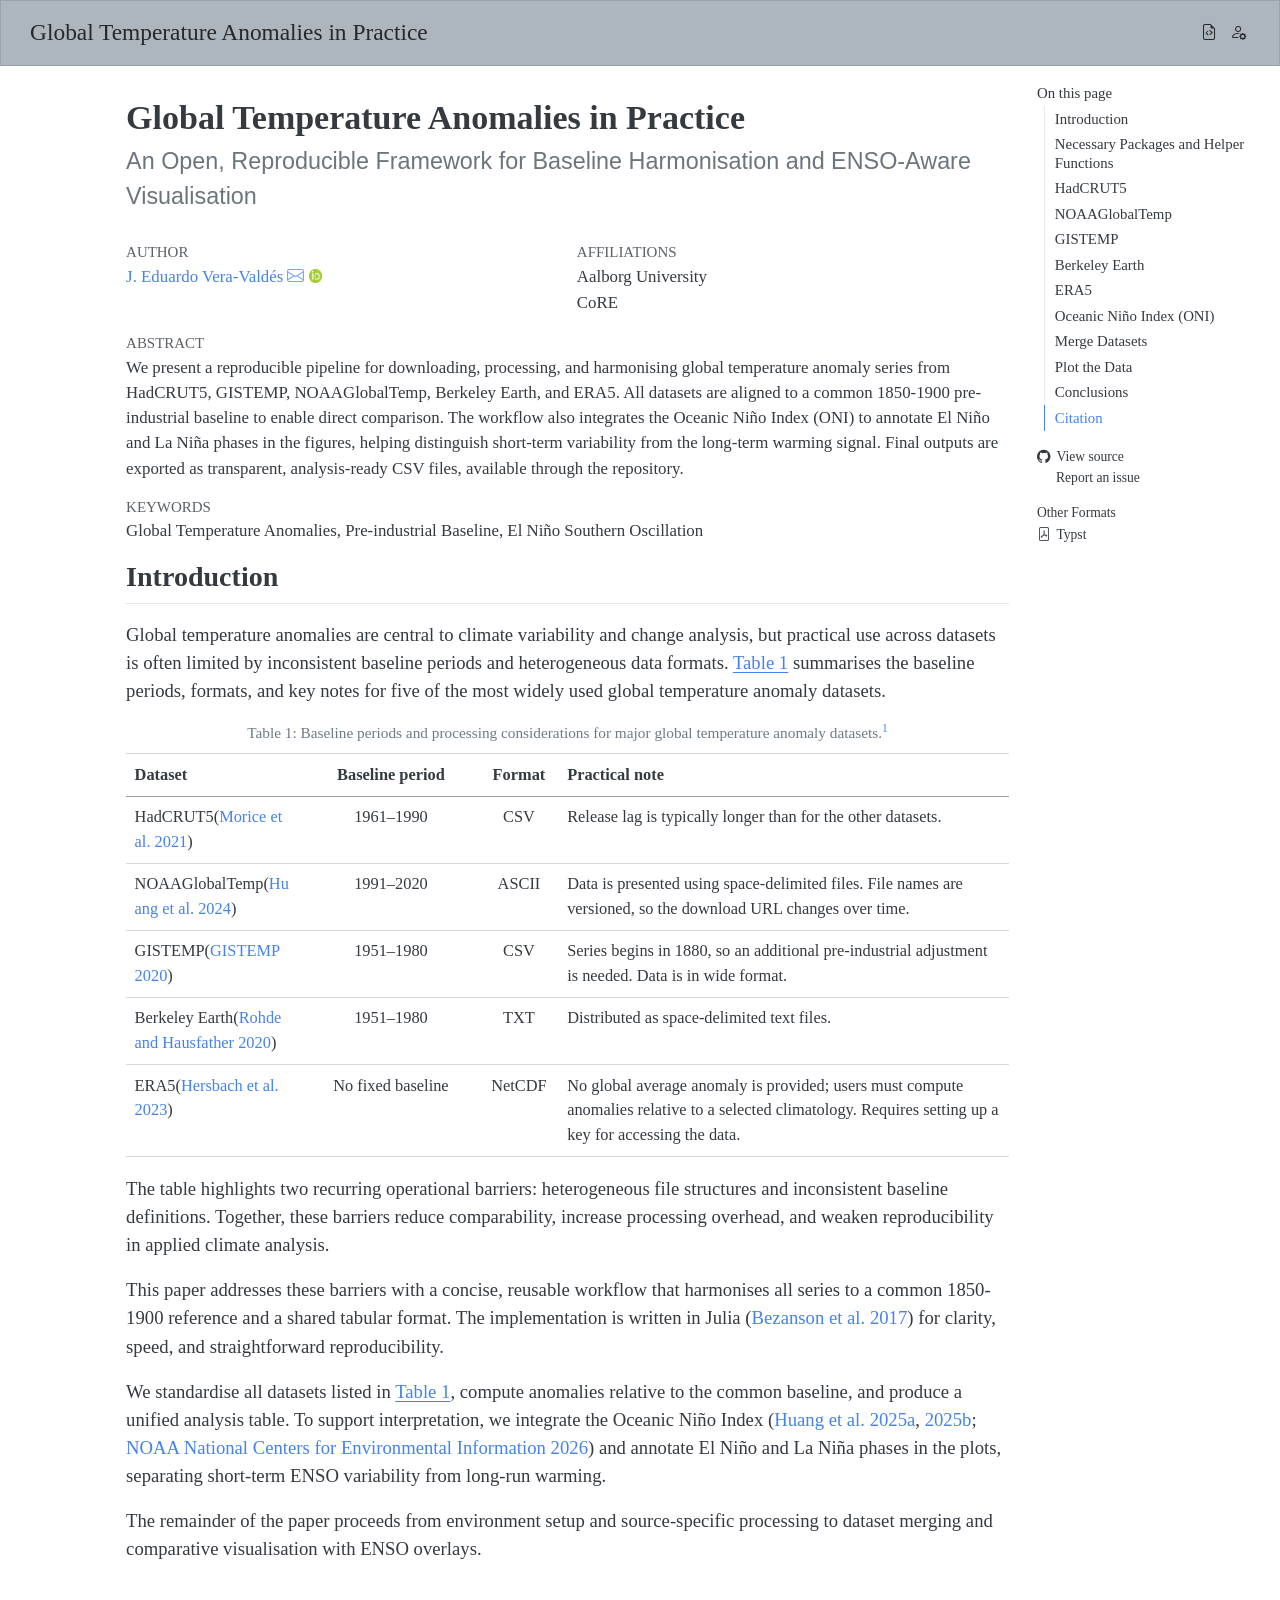
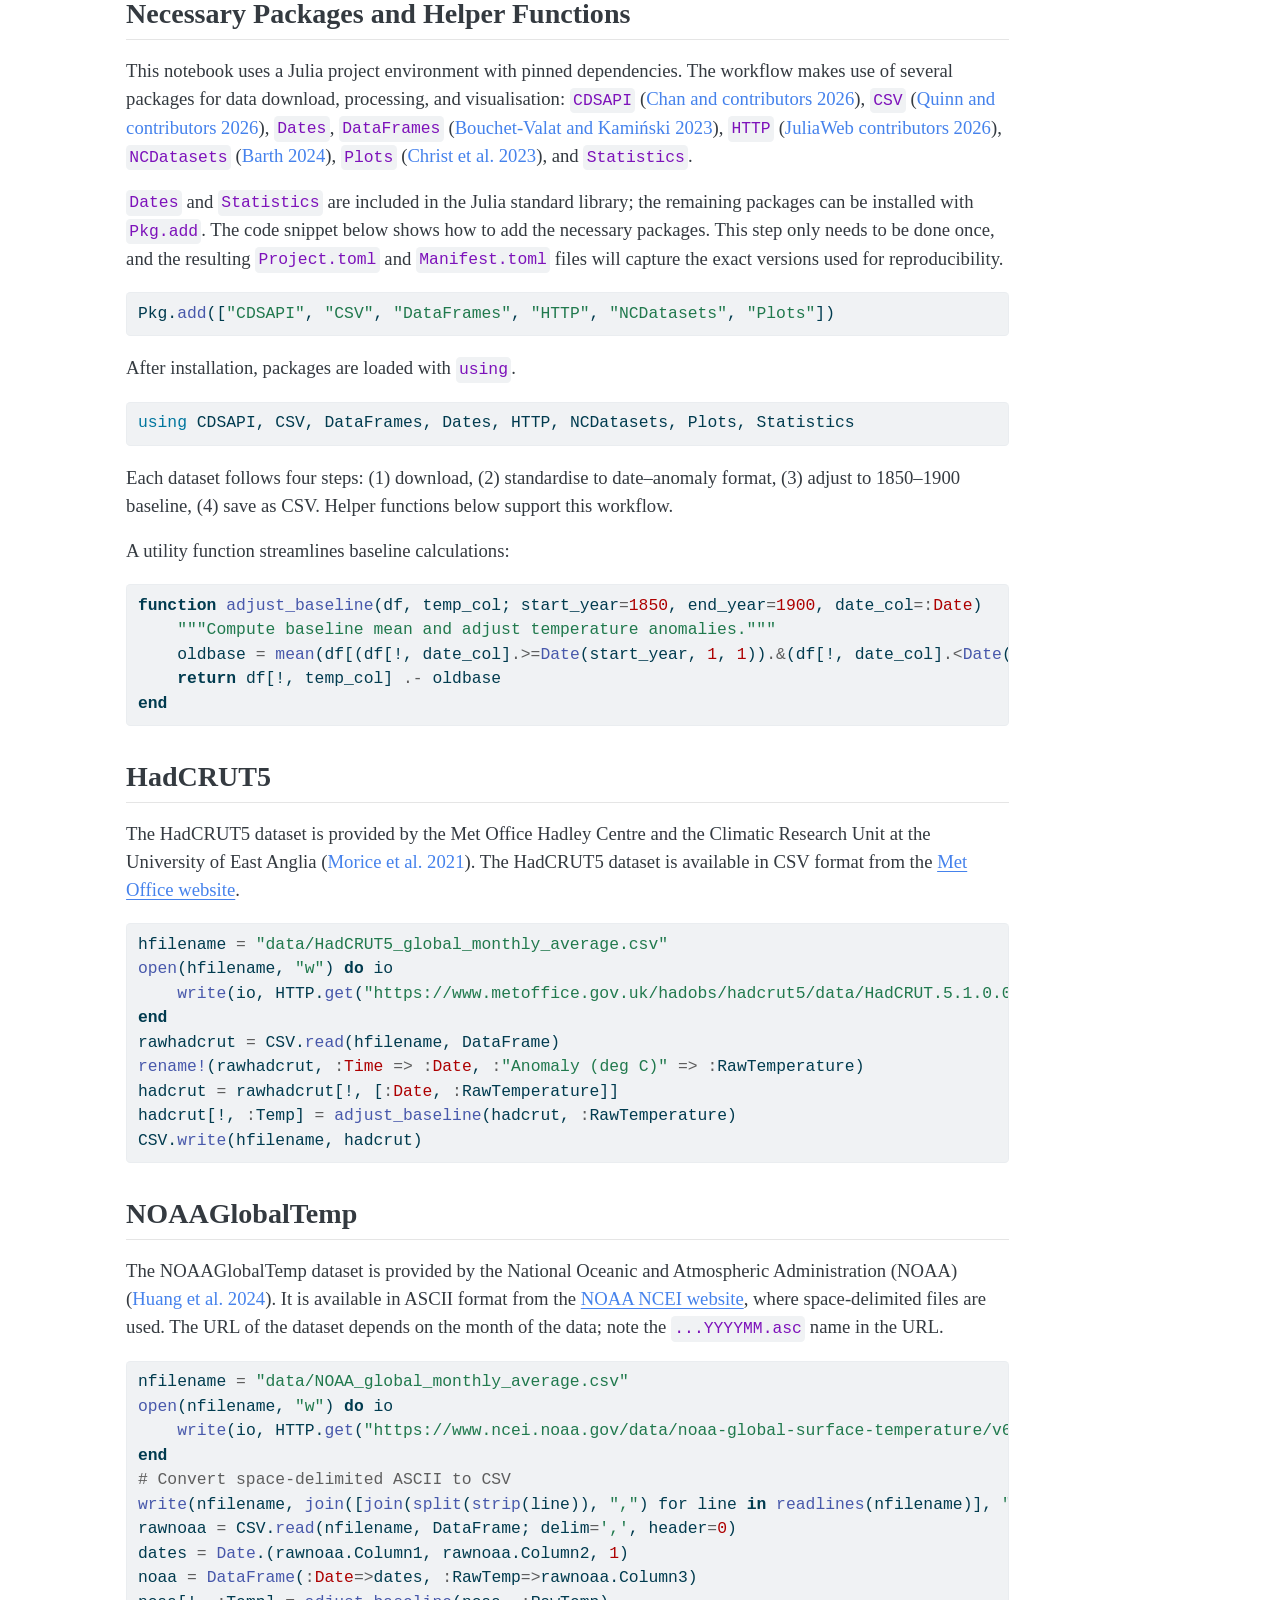
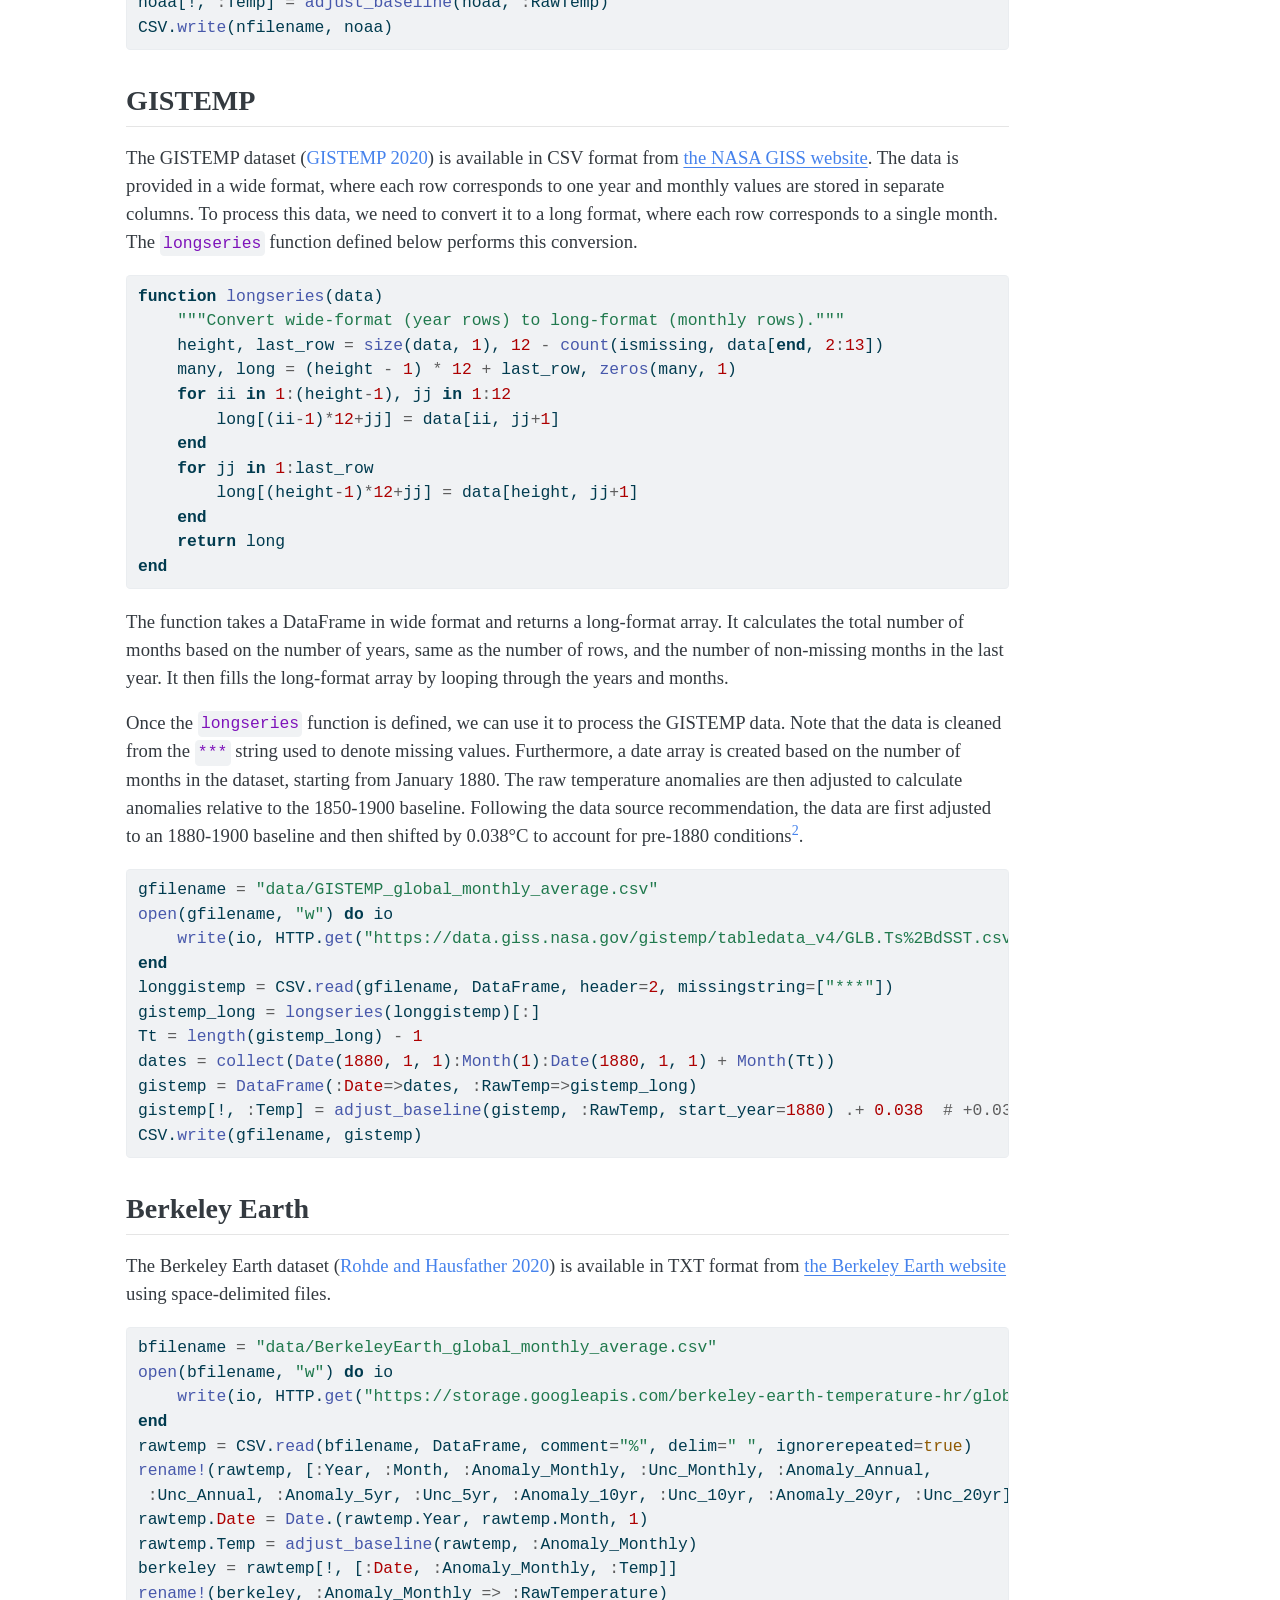
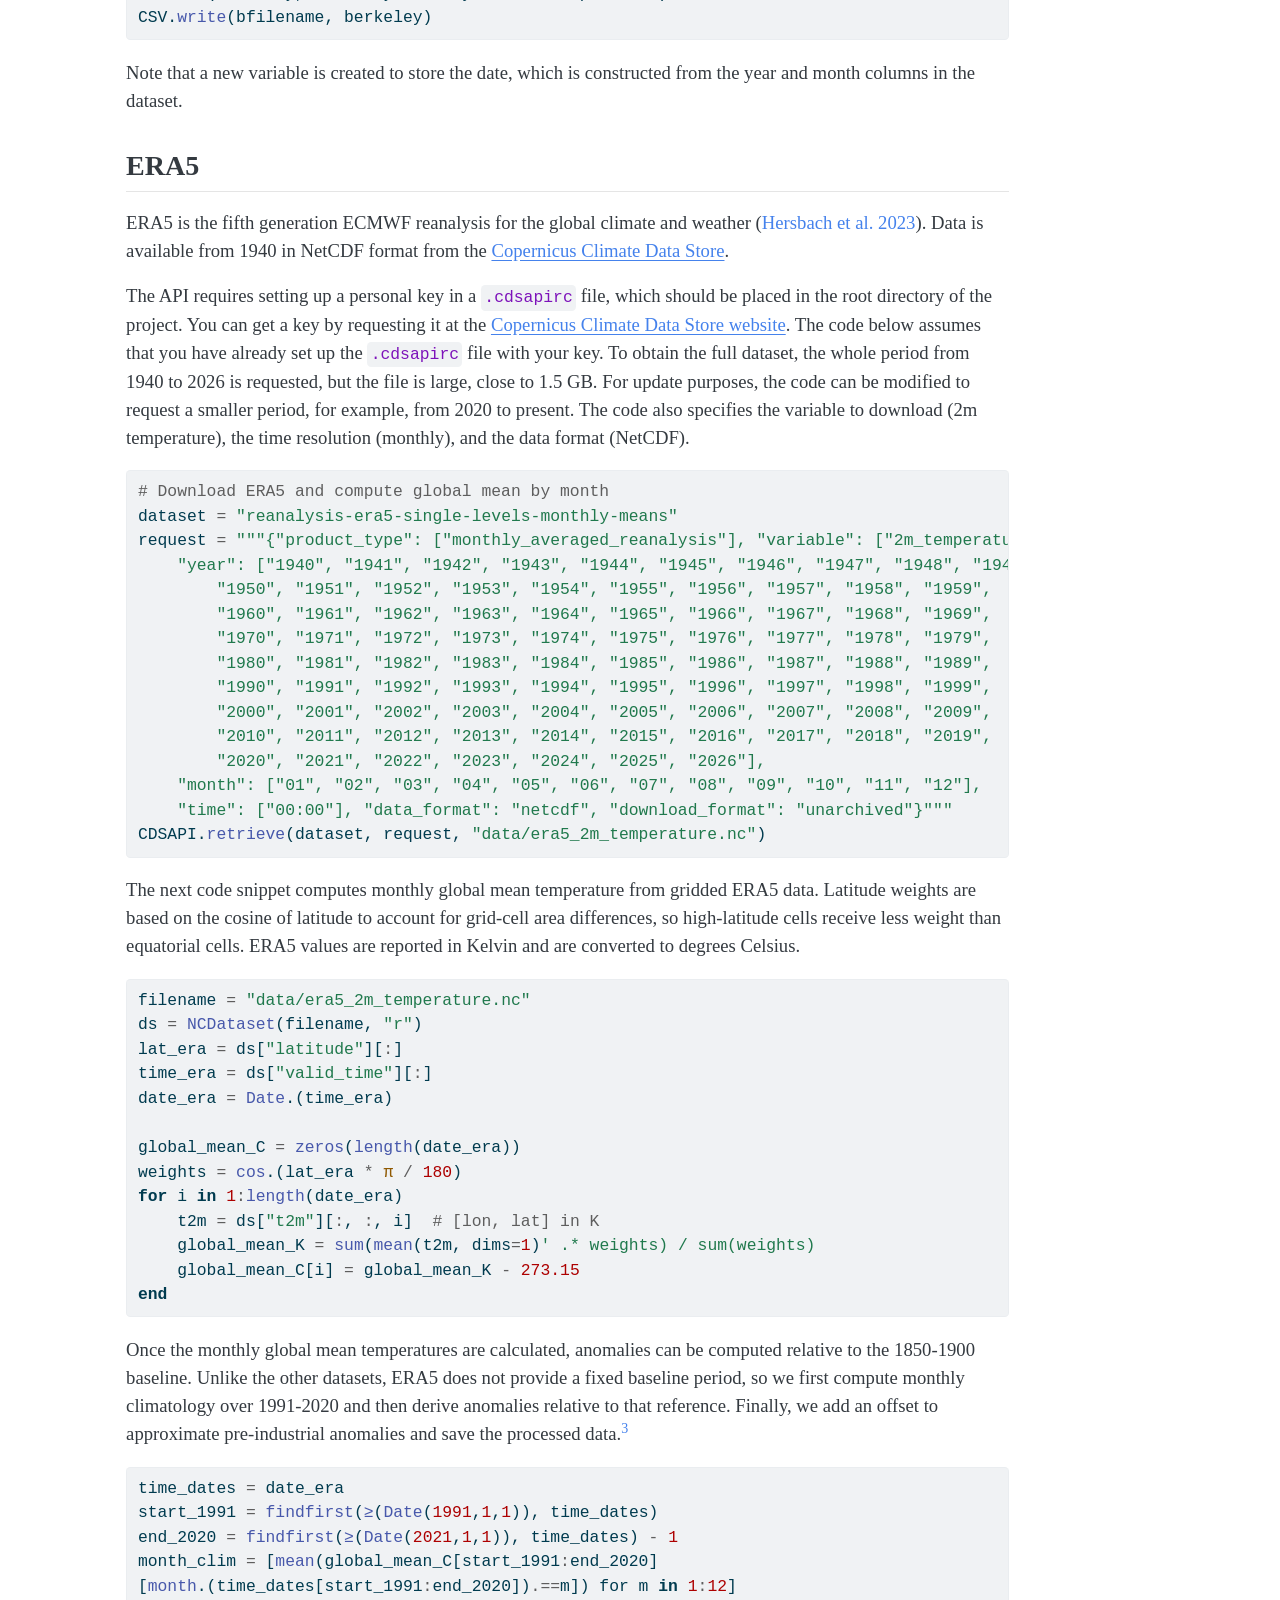
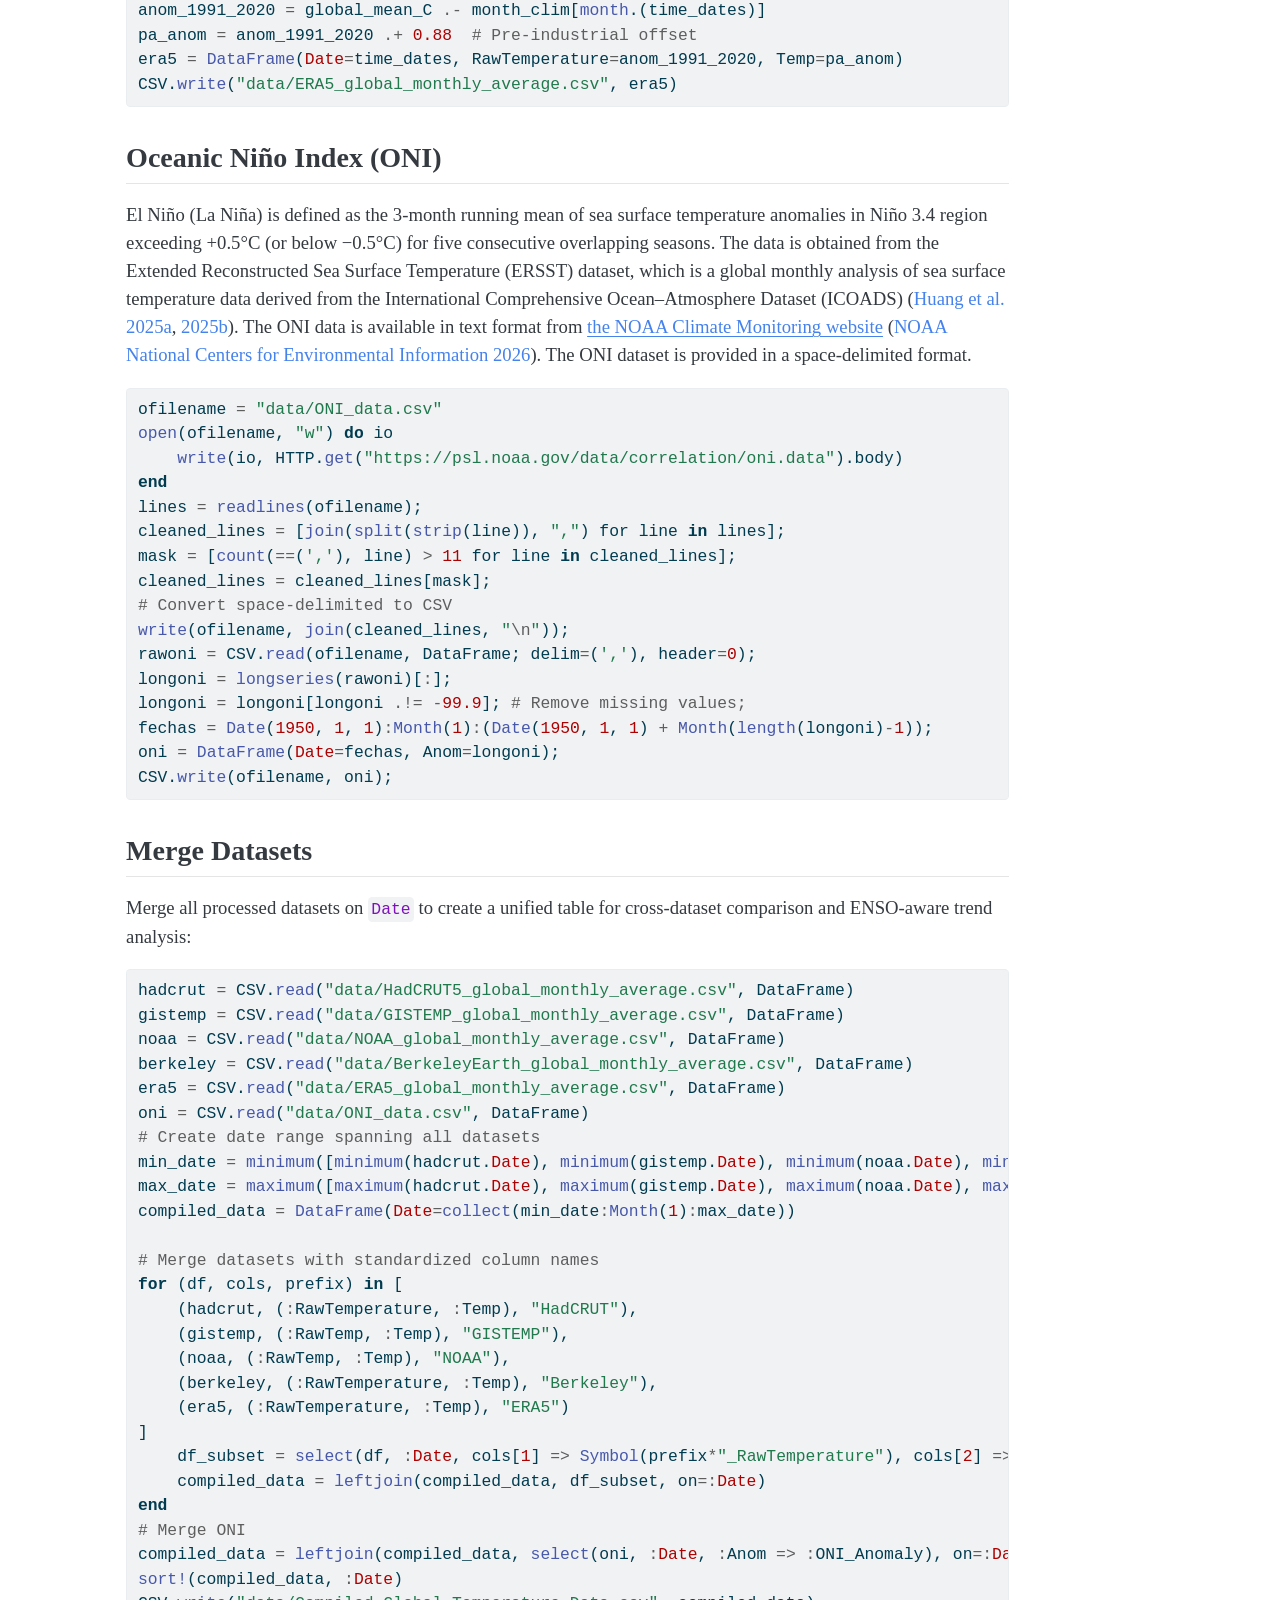
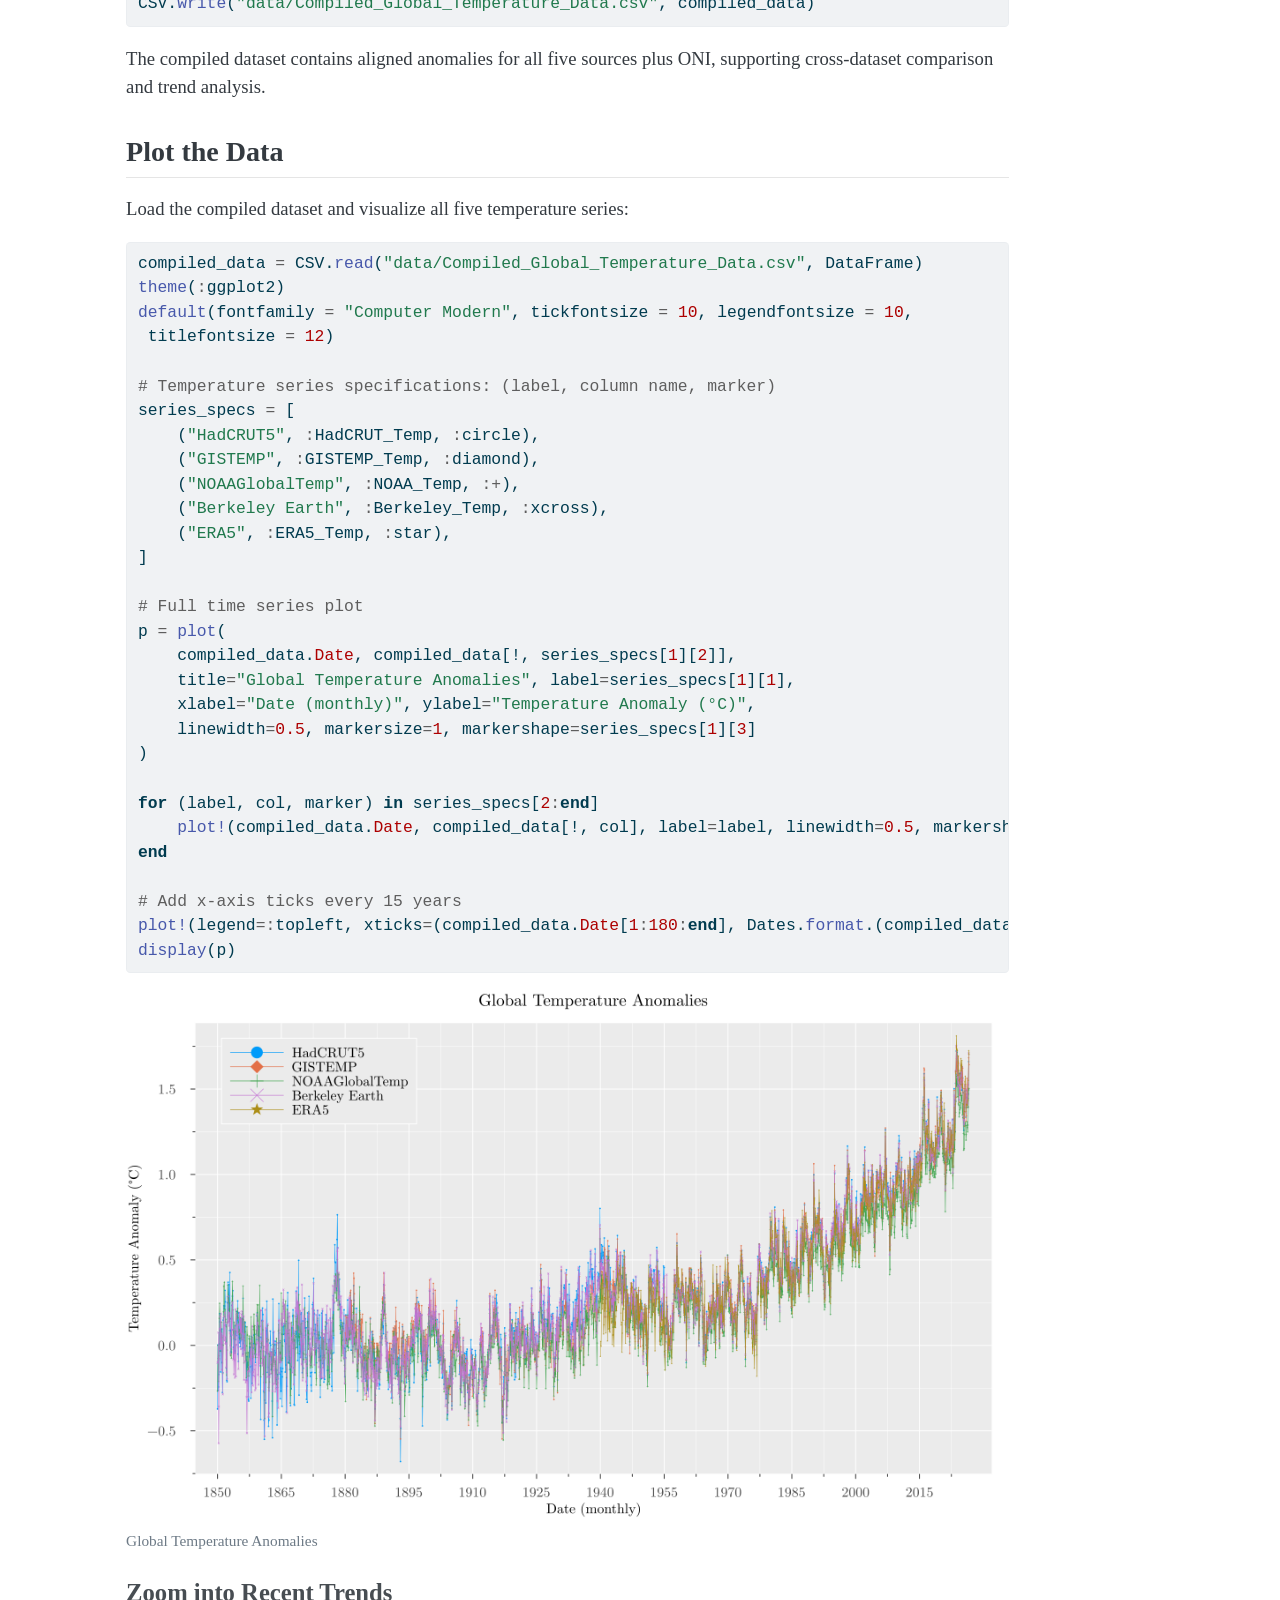
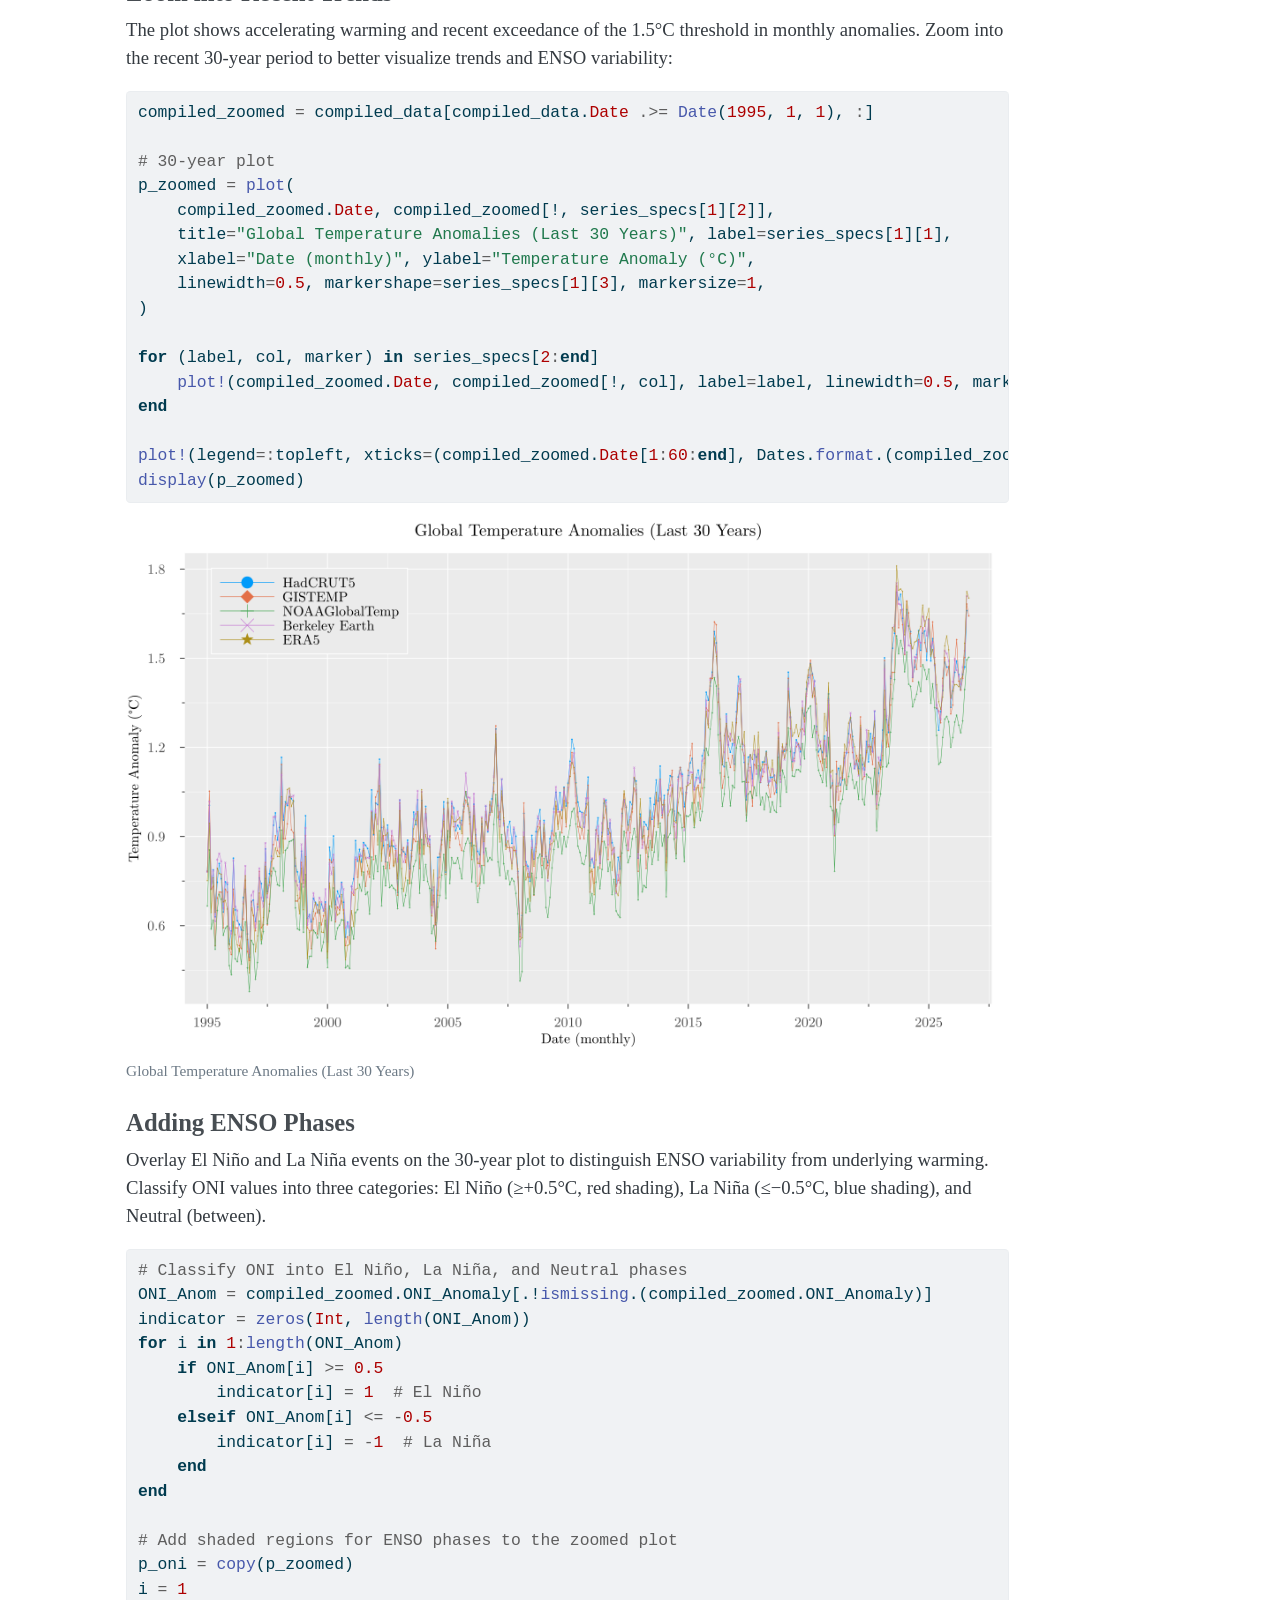
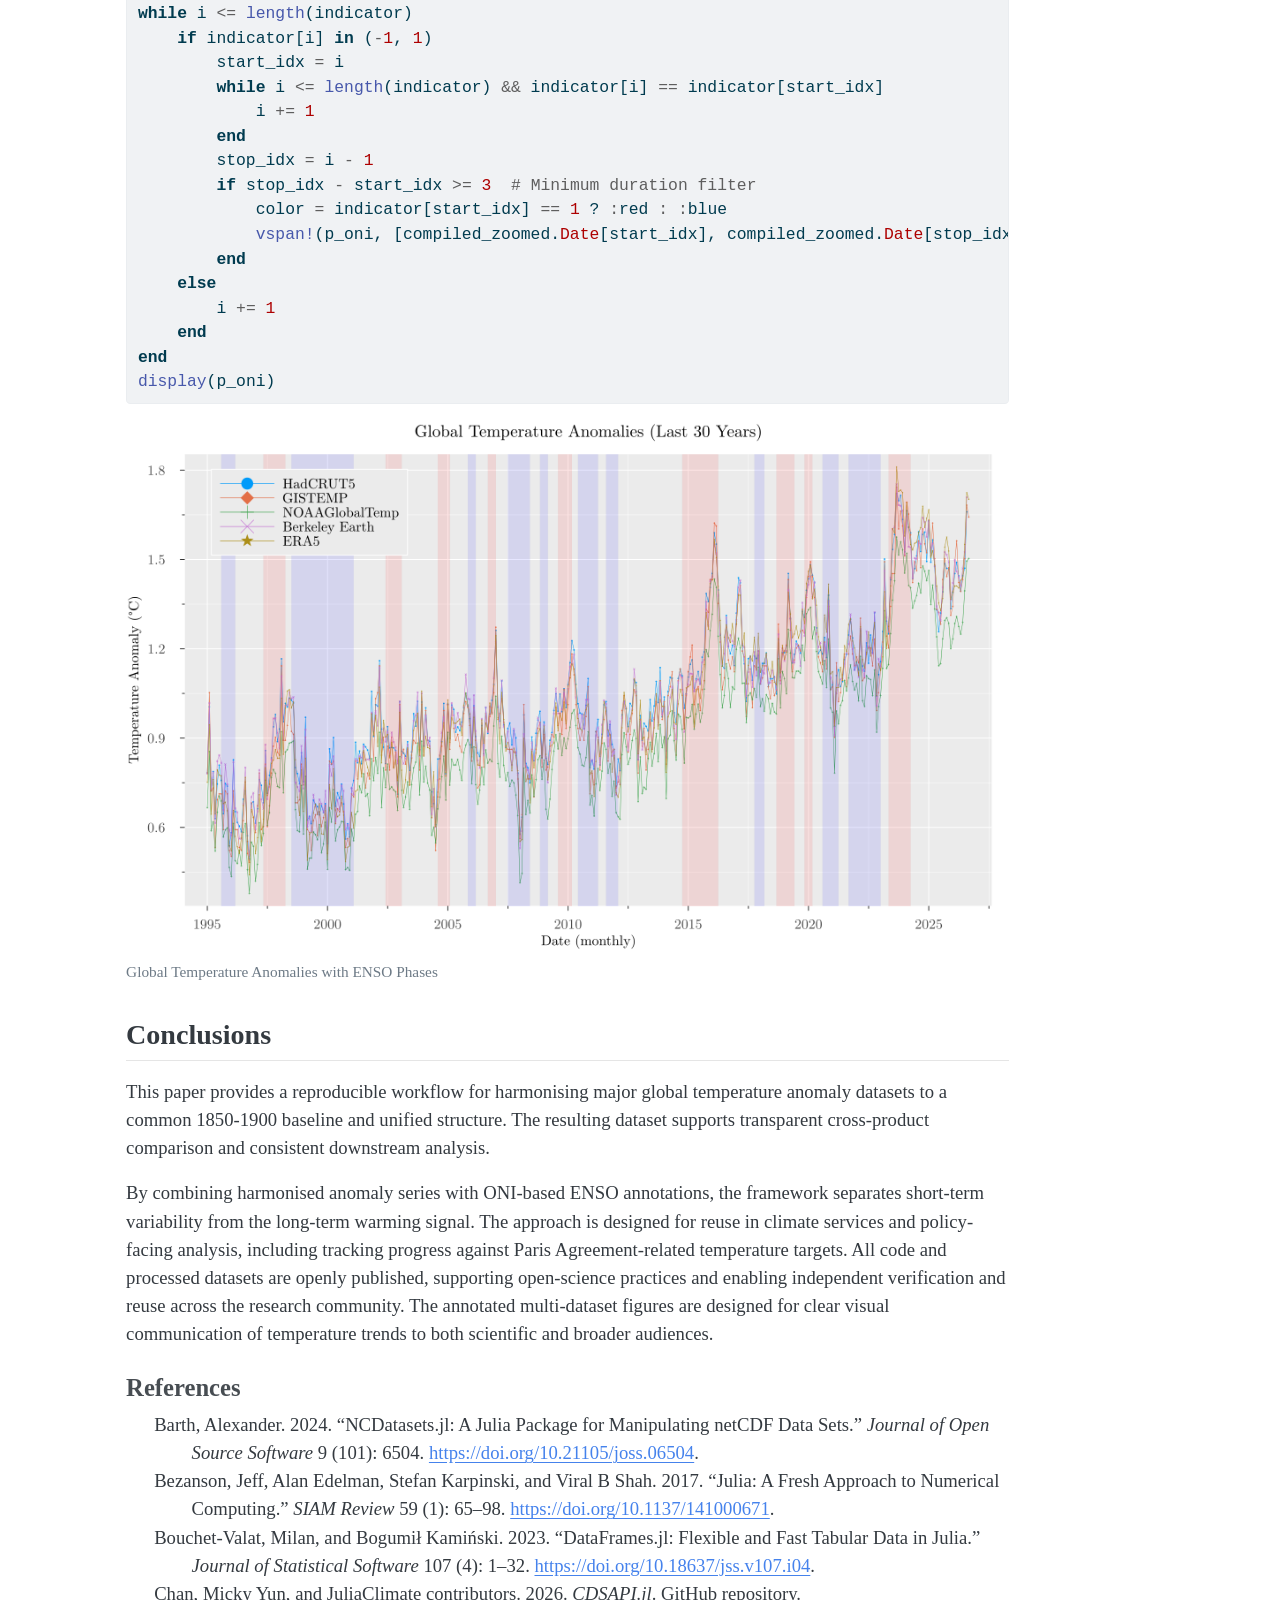
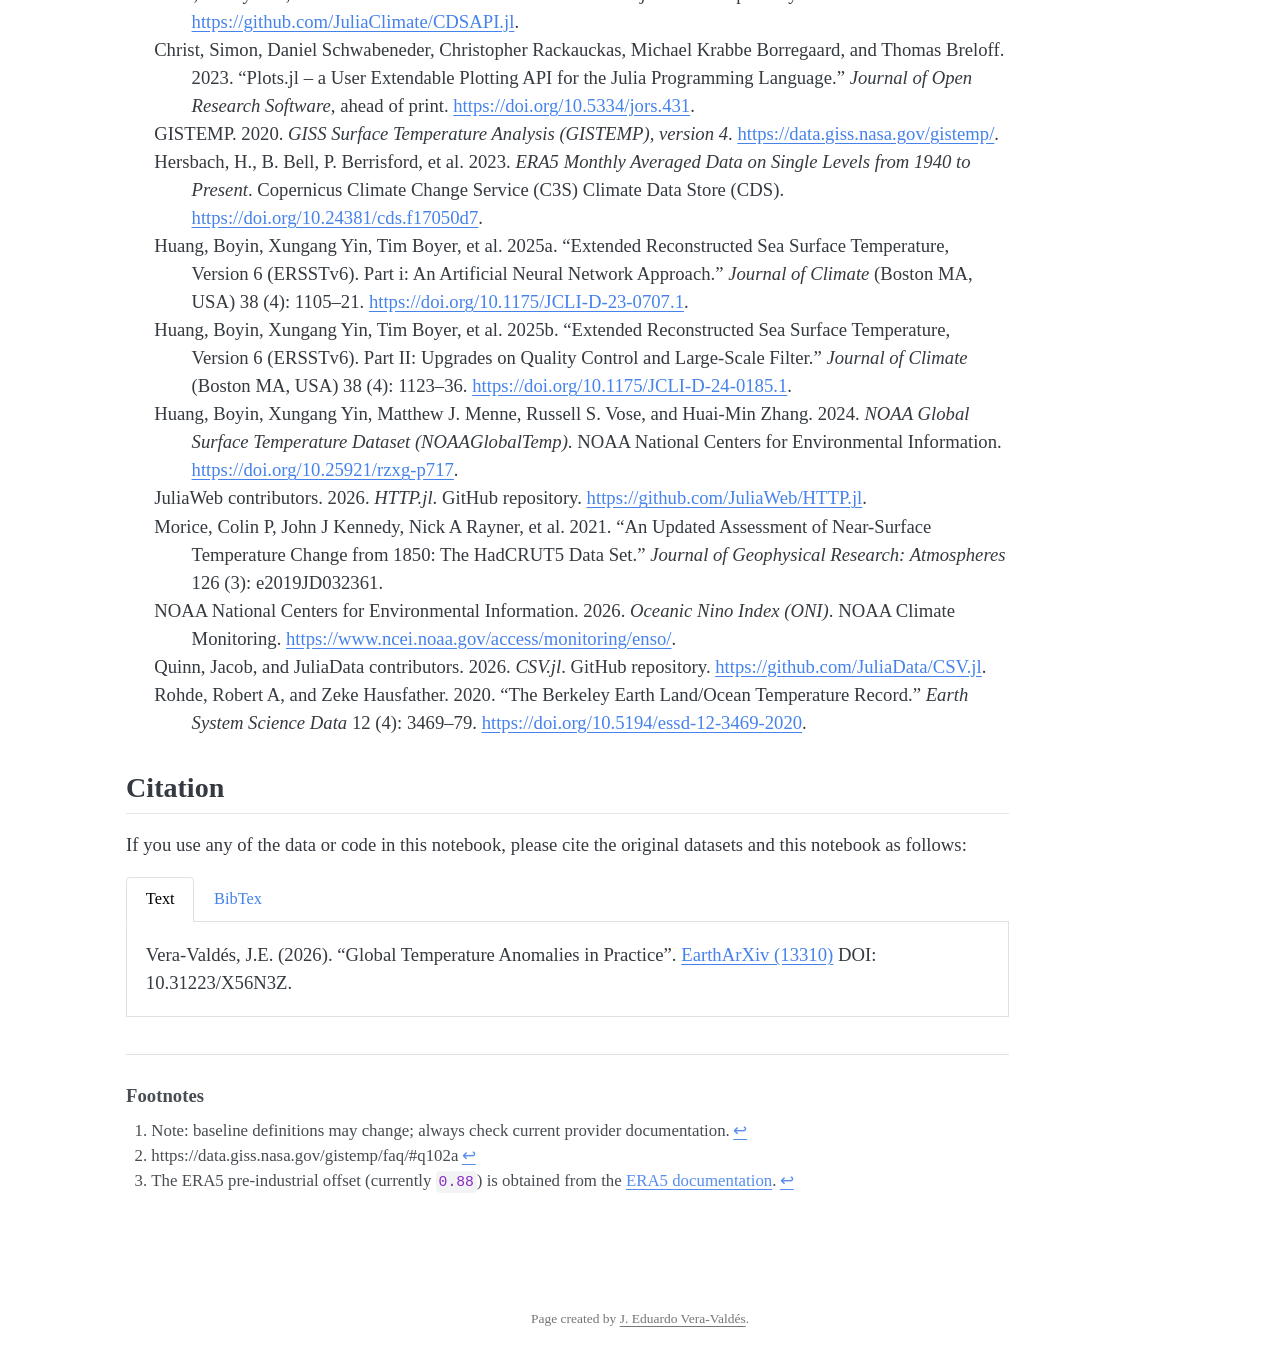
<file: index.html>
<!DOCTYPE html>
<html xmlns="http://www.w3.org/1999/xhtml" lang="en" xml:lang="en"><head>

<meta charset="utf-8">
<meta name="generator" content="quarto-1.10.18">

<meta name="viewport" content="width=device-width, initial-scale=1.0, user-scalable=yes">

<meta name="author" content="J. Eduardo Vera-Valdés">
<meta name="keywords" content="Global Temperature Anomalies, Pre-industrial Baseline, El Niño Southern Oscillation">

<title>Global Temperature Anomalies in Practice</title>
<style>
/* Default styles provided by pandoc.
** See https://pandoc.org/MANUAL.html#variables-for-html for config info.
*/
span.smallcaps{font-variant: small-caps;}
div.columns{display: flex; gap: 1.5em;}
div.column{flex: auto;}
@media screen {
div.columns{gap: min(4vw, 1.5em);}
div.column{overflow-x: auto;}
}
div.hanging-indent{margin-left: 1.5em; text-indent: -1.5em;}
ul.task-list{list-style: none;}
ul.task-list li input[type="checkbox"] {
  width: 0.8em;
  margin: 0 0.8em 0.2em -1em; /* quarto-specific, see https://github.com/quarto-dev/quarto-cli/issues/4556 */ 
  vertical-align: middle;
}
/* CSS for syntax highlighting */
html { -webkit-text-size-adjust: 100%; }
pre > code.sourceCode { white-space: pre; position: relative; }
pre > code.sourceCode > span { display: inline-block; line-height: 1.25; }
pre > code.sourceCode > span:empty { height: 1.2em; }
.sourceCode { overflow: visible; }
code.sourceCode > span { color: inherit; text-decoration: inherit; }
div.sourceCode { margin: 1em 0; }
pre.sourceCode { margin: 0; }
@media screen {
div.sourceCode { overflow: auto; }
}
@media print {
pre > code.sourceCode { white-space: pre-wrap; }
pre > code.sourceCode > span { text-indent: -5em; padding-left: 5em; }
}
pre.numberSource code
  { counter-reset: source-line 0; }
pre.numberSource code > span
  { position: relative; left: -4em; counter-increment: source-line; }
pre.numberSource code > span > a:first-child::before
  { content: counter(source-line);
    position: relative; left: -1em; text-align: right; vertical-align: baseline;
    border: none; display: inline-block;
    -webkit-touch-callout: none; -webkit-user-select: none;
    -khtml-user-select: none; -moz-user-select: none;
    -ms-user-select: none; user-select: none;
    padding: 0 4px; width: 4em;
  }
pre.numberSource { margin-left: 3em;  padding-left: 4px; }
div.sourceCode
  {   }
@media screen {
pre > code.sourceCode > span > a:first-child::before { text-decoration: underline; }
}
/* CSS for citations */
div.csl-bib-body { }
div.csl-entry {
  clear: both;
}
.hanging-indent div.csl-entry {
  margin-left:2em;
  text-indent:-2em;
}
div.csl-left-margin {
  min-width:2em;
  float:left;
}
div.csl-right-inline {
  margin-left:2em;
  padding-left:1em;
}
div.csl-indent {
  margin-left: 2em;
}</style>


<script src="site_libs/quarto-nav/quarto-nav.js"></script>
<script src="site_libs/quarto-nav/headroom.min.js"></script>
<script src="site_libs/clipboard/clipboard.min.js"></script>
<script src="site_libs/quarto-search/autocomplete.umd.js"></script>
<script src="site_libs/quarto-search/fuse.min.js"></script>
<script src="site_libs/quarto-search/quarto-search.js"></script>
<meta name="quarto:offset" content="./">
<script src="site_libs/quarto-html/quarto.js" type="module"></script>
<script src="site_libs/quarto-html/tabsets/tabsets.js" type="module"></script>
<script src="site_libs/quarto-html/popper.min.js"></script>
<script src="site_libs/quarto-html/tippy.umd.min.js"></script>
<script src="site_libs/quarto-html/anchor.min.js"></script>
<link href="site_libs/quarto-html/tippy.css" rel="stylesheet">
<link href="site_libs/quarto-html/quarto-syntax-highlighting-64a204ab8560d761af7679ceaba22944.css" rel="stylesheet" id="quarto-text-highlighting-styles">
<script src="site_libs/bootstrap/bootstrap.min.js"></script>
<link href="site_libs/bootstrap/bootstrap-icons.css" rel="stylesheet">
<link href="site_libs/bootstrap/bootstrap-22725edd46cf9f510c6c26aaf4eadfa4.min.css" rel="stylesheet" append-hash="true" id="quarto-bootstrap" data-mode="light">
<script id="quarto-search-options" type="application/json">{
  "location": "navbar",
  "copy-button": false,
  "collapse-after": 3,
  "panel-placement": "end",
  "type": "overlay",
  "limit": 50,
  "keyboard-shortcut": [
    "f",
    "/",
    "s"
  ],
  "show-item-context": false,
  "language": {
    "search-no-results-text": "No results",
    "search-matching-documents-text": "matching documents",
    "search-copy-link-title": "Copy link to search",
    "search-hide-matches-text": "Hide additional matches",
    "search-more-match-text": "more match in this document",
    "search-more-matches-text": "more matches in this document",
    "search-clear-button-title": "Clear",
    "search-text-placeholder": "",
    "search-detached-cancel-button-title": "Cancel",
    "search-submit-button-title": "Submit",
    "search-label": "Search"
  }
}</script>


</head>

<body class="nav-fixed quarto-light">

<div id="quarto-search-results"></div>
  <header id="quarto-header" class="headroom fixed-top">
    <nav class="navbar navbar-expand-lg " data-bs-theme="dark">
      <div class="navbar-container container-fluid">
      <div class="navbar-brand-container mx-auto">
    <a class="navbar-brand" href="./index.html">
    <span class="navbar-title">Global Temperature Anomalies in Practice</span>
    </a>
  </div>
        <div class="quarto-navbar-tools tools-end">
    <a href="https://github.com/everval/Global-Temperature-Anomalies/blob/main/script.jl" title="Article" class="quarto-navigation-tool px-1" aria-label="Article"><i class="bi bi-file-earmark-code"></i></a>
    <a href="https://everval.github.io/" title="Author" class="quarto-navigation-tool px-1" aria-label="Author"><i class="bi bi-person-gear"></i></a>
</div>
      </div> <!-- /container-fluid -->
    </nav>
</header>
<!-- content -->
<div id="quarto-content" class="quarto-container page-columns page-rows-contents page-layout-article page-navbar">
<!-- sidebar -->
<!-- margin-sidebar -->
    <div id="quarto-margin-sidebar" class="sidebar margin-sidebar">
        <nav id="TOC" role="doc-toc" class="toc-active">
    <h2 id="toc-title">On this page</h2>
   
  <ul>
  <li><a href="#introduction" id="toc-introduction" class="nav-link active" data-scroll-target="#introduction">Introduction</a></li>
  <li><a href="#necessary-packages-and-helper-functions" id="toc-necessary-packages-and-helper-functions" class="nav-link" data-scroll-target="#necessary-packages-and-helper-functions">Necessary Packages and Helper Functions</a></li>
  <li><a href="#sec-HadCRUT5" id="toc-sec-HadCRUT5" class="nav-link" data-scroll-target="#sec-HadCRUT5">HadCRUT5</a></li>
  <li><a href="#sec-NOAAGlobalTemp" id="toc-sec-NOAAGlobalTemp" class="nav-link" data-scroll-target="#sec-NOAAGlobalTemp">NOAAGlobalTemp</a></li>
  <li><a href="#sec-GISTEMP" id="toc-sec-GISTEMP" class="nav-link" data-scroll-target="#sec-GISTEMP">GISTEMP</a></li>
  <li><a href="#sec-BerkeleyEarth" id="toc-sec-BerkeleyEarth" class="nav-link" data-scroll-target="#sec-BerkeleyEarth">Berkeley Earth</a></li>
  <li><a href="#sec-ERA5" id="toc-sec-ERA5" class="nav-link" data-scroll-target="#sec-ERA5">ERA5</a></li>
  <li><a href="#sec-ONI" id="toc-sec-ONI" class="nav-link" data-scroll-target="#sec-ONI">Oceanic Niño Index (ONI)</a></li>
  <li><a href="#sec-merge-all-datasets" id="toc-sec-merge-all-datasets" class="nav-link" data-scroll-target="#sec-merge-all-datasets">Merge Datasets</a></li>
  <li><a href="#sec-plot-data" id="toc-sec-plot-data" class="nav-link" data-scroll-target="#sec-plot-data">Plot the Data</a>
  <ul class="collapse">
  <li><a href="#sec-zoom-recent-trends" id="toc-sec-zoom-recent-trends" class="nav-link" data-scroll-target="#sec-zoom-recent-trends">Zoom into Recent Trends</a></li>
  <li><a href="#sec-Adding-ONI" id="toc-sec-Adding-ONI" class="nav-link" data-scroll-target="#sec-Adding-ONI">Adding ENSO Phases</a></li>
  </ul></li>
  <li><a href="#conclusions" id="toc-conclusions" class="nav-link" data-scroll-target="#conclusions">Conclusions</a>
  <ul class="collapse">
  <li><a href="#references" id="toc-references" class="nav-link" data-scroll-target="#references">References</a></li>
  </ul></li>
  <li><a href="#citation" id="toc-citation" class="nav-link" data-scroll-target="#citation">Citation</a></li>
  </ul>
<div class="toc-actions"><ul><li><a href="https://github.com/everval/Global-Temperature-Anomalies/blob/main/index.qmd" class="toc-action"><i class="bi bi-github"></i>View source</a></li><li><a href="https://github.com/everval/Global-Temperature-Anomalies/issues/new" class="toc-action"><i class="bi empty"></i>Report an issue</a></li></ul></div><div class="quarto-alternate-formats"><h2>Other Formats</h2><ul><li><a href="index.pdf"><i class="bi bi-file-pdf"></i>Typst</a></li></ul></div></nav>
    </div>
<!-- main -->
<main class="content" id="quarto-document-content">

<header id="title-block-header" class="quarto-title-block default">
<div class="quarto-title">
<h1 class="title">Global Temperature Anomalies in Practice</h1>
<p class="subtitle lead">An Open, Reproducible Framework for Baseline Harmonisation and ENSO-Aware Visualisation</p>
</div>


<div class="quarto-title-meta-author">
  <div class="quarto-title-meta-heading">Author</div>
  <div class="quarto-title-meta-heading">Affiliations</div>
  
    <div class="quarto-title-meta-contents">
    <p class="author"><a href="https://everval.github.io">J. Eduardo Vera-Valdés</a> <a href="mailto:eduardo@math.aau.dk" class="quarto-title-author-email"><i class="bi bi-envelope"></i></a> <a href="https://orcid.org/0000-0002-0337-8055" class="quarto-title-author-orcid" aria-label="ORCID profile for J. Eduardo Vera-Valdés"> <img alt="" src="[data-uri]"></a></p>
  </div>
  <div class="quarto-title-meta-contents">
        <p class="affiliation">
            Aalborg University
          </p>
        <p class="affiliation">
            CoRE
          </p>
      </div>
  </div>

<div class="quarto-title-meta">

      
  
    
  </div>
  
<div>
  <div class="abstract">
    <div class="block-title">Abstract</div>
    <p>We present a reproducible pipeline for downloading, processing, and harmonising global temperature anomaly series from HadCRUT5, GISTEMP, NOAAGlobalTemp, Berkeley Earth, and ERA5. All datasets are aligned to a common 1850-1900 pre-industrial baseline to enable direct comparison. The workflow also integrates the Oceanic Niño Index (ONI) to annotate El Niño and La Niña phases in the figures, helping distinguish short-term variability from the long-term warming signal. Final outputs are exported as transparent, analysis-ready CSV files, available through the repository.</p>
  </div>
</div>

<div>
  <div class="keywords">
    <div class="block-title">Keywords</div>
    <p>Global Temperature Anomalies, Pre-industrial Baseline, El Niño Southern Oscillation</p>
  </div>
</div>

</header>


<section id="introduction" class="level2">
<h2 class="anchored" data-anchor-id="introduction">Introduction</h2>
<p>Global temperature anomalies are central to climate variability and change analysis, but practical use across datasets is often limited by inconsistent baseline periods and heterogeneous data formats. <a href="#tbl-baselines" class="quarto-xref">Table&nbsp;1</a> summarises the baseline periods, formats, and key notes for five of the most widely used global temperature anomaly datasets.</p>
<div id="tbl-baselines" class="quarto-float quarto-figure quarto-figure-center anchored" data-tbl-colwidths="[20,20,9,51]">
<figure class="quarto-float quarto-float-tbl figure">
<figcaption class="quarto-float-caption-top quarto-float-caption quarto-float-tbl" id="tbl-baselines-caption-0ceaefa1-69ba-4598-a22c-09a6ac19f8ca">
Table&nbsp;1: Baseline periods and processing considerations for major global temperature anomaly datasets.<a href="#fn1" class="footnote-ref" id="fnref1" role="doc-noteref"><sup>1</sup></a>
</figcaption>
<div aria-describedby="tbl-baselines-caption-0ceaefa1-69ba-4598-a22c-09a6ac19f8ca">
<table class="caption-top table">
<colgroup>
<col style="width: 20%">
<col style="width: 20%">
<col style="width: 9%">
<col style="width: 51%">
</colgroup>
<thead>
<tr class="header">
<th style="text-align: left;">Dataset</th>
<th style="text-align: center;">Baseline period</th>
<th style="text-align: center;">Format</th>
<th style="text-align: left;">Practical note</th>
</tr>
</thead>
<tbody>
<tr class="odd">
<td style="text-align: left;">HadCRUT5<span class="citation" data-cites="HadCRUT5">(<a href="#ref-HadCRUT5" role="doc-biblioref">Morice et al. 2021</a>)</span></td>
<td style="text-align: center;">1961–1990</td>
<td style="text-align: center;">CSV</td>
<td style="text-align: left;">Release lag is typically longer than for the other datasets.</td>
</tr>
<tr class="even">
<td style="text-align: left;">NOAAGlobalTemp<span class="citation" data-cites="NOAAGlobalTemp">(<a href="#ref-NOAAGlobalTemp" role="doc-biblioref">Huang et al. 2024</a>)</span></td>
<td style="text-align: center;">1991–2020</td>
<td style="text-align: center;">ASCII</td>
<td style="text-align: left;">Data is presented using space-delimited files. File names are versioned, so the download URL changes over time.</td>
</tr>
<tr class="odd">
<td style="text-align: left;">GISTEMP<span class="citation" data-cites="GISTEMP">(<a href="#ref-GISTEMP" role="doc-biblioref">GISTEMP 2020</a>)</span></td>
<td style="text-align: center;">1951–1980</td>
<td style="text-align: center;">CSV</td>
<td style="text-align: left;">Series begins in 1880, so an additional pre-industrial adjustment is needed. Data is in wide format.</td>
</tr>
<tr class="even">
<td style="text-align: left;">Berkeley Earth<span class="citation" data-cites="BerkeleyEarth">(<a href="#ref-BerkeleyEarth" role="doc-biblioref">Rohde and Hausfather 2020</a>)</span></td>
<td style="text-align: center;">1951–1980</td>
<td style="text-align: center;">TXT</td>
<td style="text-align: left;">Distributed as space-delimited text files.</td>
</tr>
<tr class="odd">
<td style="text-align: left;">ERA5<span class="citation" data-cites="ERA5">(<a href="#ref-ERA5" role="doc-biblioref">Hersbach et al. 2023</a>)</span></td>
<td style="text-align: center;">No fixed baseline</td>
<td style="text-align: center;">NetCDF</td>
<td style="text-align: left;">No global average anomaly is provided; users must compute anomalies relative to a selected climatology. Requires setting up a key for accessing the data.</td>
</tr>
</tbody>
</table>
</div>
</figure>
</div>
<p>The table highlights two recurring operational barriers: heterogeneous file structures and inconsistent baseline definitions. Together, these barriers reduce comparability, increase processing overhead, and weaken reproducibility in applied climate analysis.</p>
<p>This paper addresses these barriers with a concise, reusable workflow that harmonises all series to a common 1850-1900 reference and a shared tabular format. The implementation is written in Julia <span class="citation" data-cites="Julia">(<a href="#ref-Julia" role="doc-biblioref">Bezanson et al. 2017</a>)</span> for clarity, speed, and straightforward reproducibility.</p>
<p>We standardise all datasets listed in <a href="#tbl-baselines" class="quarto-xref">Table&nbsp;1</a>, compute anomalies relative to the common baseline, and produce a unified analysis table. To support interpretation, we integrate the Oceanic Niño Index <span class="citation" data-cites="SST_Part1 SST_Part2 NOAA_ONI">(<a href="#ref-SST_Part1" role="doc-biblioref">Huang et al. 2025a</a>, <a href="#ref-SST_Part2" role="doc-biblioref">2025b</a>; <a href="#ref-NOAA_ONI" role="doc-biblioref">NOAA National Centers for Environmental Information 2026</a>)</span> and annotate El Niño and La Niña phases in the plots, separating short-term ENSO variability from long-run warming.</p>
<p>The remainder of the paper proceeds from environment setup and source-specific processing to dataset merging and comparative visualisation with ENSO overlays.</p>
</section>
<section id="necessary-packages-and-helper-functions" class="level2">
<h2 class="anchored" data-anchor-id="necessary-packages-and-helper-functions">Necessary Packages and Helper Functions</h2>
<p>This notebook uses a Julia project environment with pinned dependencies. The workflow makes use of several packages for data download, processing, and visualisation: <code>CDSAPI</code> <span class="citation" data-cites="CDSAPIjl">(<a href="#ref-CDSAPIjl" role="doc-biblioref"><span class="nocase">Chan and contributors</span> 2026</a>)</span>, <code>CSV</code> <span class="citation" data-cites="CSVjl">(<a href="#ref-CSVjl" role="doc-biblioref"><span class="nocase">Quinn and contributors</span> 2026</a>)</span>, <code>Dates</code>, <code>DataFrames</code> <span class="citation" data-cites="DataFramesjl">(<a href="#ref-DataFramesjl" role="doc-biblioref">Bouchet-Valat and Kamiński 2023</a>)</span>, <code>HTTP</code> <span class="citation" data-cites="HTTPjl">(<a href="#ref-HTTPjl" role="doc-biblioref">JuliaWeb contributors 2026</a>)</span>, <code>NCDatasets</code> <span class="citation" data-cites="NCDatasetsjl">(<a href="#ref-NCDatasetsjl" role="doc-biblioref">Barth 2024</a>)</span>, <code>Plots</code> <span class="citation" data-cites="Plotsjl">(<a href="#ref-Plotsjl" role="doc-biblioref">Christ et al. 2023</a>)</span>, and <code>Statistics</code>.</p>
<p><code>Dates</code> and <code>Statistics</code> are included in the Julia standard library; the remaining packages can be installed with <code>Pkg.add</code>. The code snippet below shows how to add the necessary packages. This step only needs to be done once, and the resulting <code>Project.toml</code> and <code>Manifest.toml</code> files will capture the exact versions used for reproducibility.</p>
<div class="code-copy-outer-scaffold"><div class="sourceCode" id="cb1"><pre class="sourceCode julia code-with-copy"><code class="sourceCode julia"><span id="cb1-1"><a href="#cb1-1" aria-hidden="true" tabindex="-1"></a><span class="bu">Pkg</span>.<span class="fu">add</span>([<span class="st">"CDSAPI"</span>, <span class="st">"CSV"</span>, <span class="st">"DataFrames"</span>, <span class="st">"HTTP"</span>, <span class="st">"NCDatasets"</span>, <span class="st">"Plots"</span>])</span></code></pre></div><button title="Copy to Clipboard" class="code-copy-button"><i class="bi"></i></button></div>
<p>After installation, packages are loaded with <code>using</code>.</p>
<div class="code-copy-outer-scaffold"><div class="sourceCode" id="cb2"><pre class="sourceCode julia code-with-copy"><code class="sourceCode julia"><span id="cb2-1"><a href="#cb2-1" aria-hidden="true" tabindex="-1"></a><span class="im">using</span> <span class="bu">CDSAPI</span>, <span class="bu">CSV</span>, <span class="bu">DataFrames</span>, <span class="bu">Dates</span>, <span class="bu">HTTP</span>, <span class="bu">NCDatasets</span>, <span class="bu">Plots</span>, <span class="bu">Statistics</span></span></code></pre></div><button title="Copy to Clipboard" class="code-copy-button"><i class="bi"></i></button></div>
<p>Each dataset follows four steps: (1) download, (2) standardise to date–anomaly format, (3) adjust to 1850–1900 baseline, (4) save as CSV. Helper functions below support this workflow.</p>
<p>A utility function streamlines baseline calculations:</p>
<div class="code-copy-outer-scaffold"><div class="sourceCode" id="cb3"><pre class="sourceCode julia code-with-copy"><code class="sourceCode julia"><span id="cb3-1"><a href="#cb3-1" aria-hidden="true" tabindex="-1"></a><span class="kw">function</span> <span class="fu">adjust_baseline</span>(df, temp_col; start_year<span class="op">=</span><span class="fl">1850</span>, end_year<span class="op">=</span><span class="fl">1900</span>, date_col<span class="op">=:</span><span class="dt">Date</span>)</span>
<span id="cb3-2"><a href="#cb3-2" aria-hidden="true" tabindex="-1"></a>    <span class="st">"""Compute baseline mean and adjust temperature anomalies."""</span></span>
<span id="cb3-3"><a href="#cb3-3" aria-hidden="true" tabindex="-1"></a>    oldbase <span class="op">=</span> <span class="fu">mean</span>(df[(df[!, date_col]<span class="op">.&gt;=</span><span class="fu">Date</span>(start_year, <span class="fl">1</span>, <span class="fl">1</span>))<span class="op">.&amp;</span>(df[!, date_col]<span class="op">.&lt;</span><span class="fu">Date</span>(end_year, <span class="fl">1</span>, <span class="fl">1</span>)), temp_col])</span>
<span id="cb3-4"><a href="#cb3-4" aria-hidden="true" tabindex="-1"></a>    <span class="cf">return</span> df[!, temp_col] <span class="op">.-</span> oldbase</span>
<span id="cb3-5"><a href="#cb3-5" aria-hidden="true" tabindex="-1"></a><span class="kw">end</span></span></code></pre></div><button title="Copy to Clipboard" class="code-copy-button"><i class="bi"></i></button></div>
</section>
<section id="sec-HadCRUT5" class="level2">
<h2 class="anchored" data-anchor-id="sec-HadCRUT5">HadCRUT5</h2>
<p>The HadCRUT5 dataset is provided by the Met Office Hadley Centre and the Climatic Research Unit at the University of East Anglia <span class="citation" data-cites="HadCRUT5">(<a href="#ref-HadCRUT5" role="doc-biblioref">Morice et al. 2021</a>)</span>. The HadCRUT5 dataset is available in CSV format from the <a href="https://www.metoffice.gov.uk/hadobs/hadcrut5/">Met Office website</a>.</p>
<div class="code-copy-outer-scaffold"><div class="sourceCode" id="cb4"><pre class="sourceCode julia code-with-copy"><code class="sourceCode julia"><span id="cb4-1"><a href="#cb4-1" aria-hidden="true" tabindex="-1"></a>hfilename <span class="op">=</span> <span class="st">"data/HadCRUT5_global_monthly_average.csv"</span></span>
<span id="cb4-2"><a href="#cb4-2" aria-hidden="true" tabindex="-1"></a><span class="fu">open</span>(hfilename, <span class="st">"w"</span>) <span class="cf">do</span> io</span>
<span id="cb4-3"><a href="#cb4-3" aria-hidden="true" tabindex="-1"></a>    <span class="fu">write</span>(io, HTTP.<span class="fu">get</span>(<span class="st">"https://www.metoffice.gov.uk/hadobs/hadcrut5/data/HadCRUT.5.1.0.0/analysis/diagnostics/HadCRUT.5.1.0.0.analysis.summary_series.global.monthly.csv"</span>).body)</span>
<span id="cb4-4"><a href="#cb4-4" aria-hidden="true" tabindex="-1"></a><span class="cf">end</span></span>
<span id="cb4-5"><a href="#cb4-5" aria-hidden="true" tabindex="-1"></a>rawhadcrut <span class="op">=</span> CSV.<span class="fu">read</span>(hfilename, DataFrame)</span>
<span id="cb4-6"><a href="#cb4-6" aria-hidden="true" tabindex="-1"></a><span class="fu">rename!</span>(rawhadcrut, <span class="op">:</span><span class="dt">Time</span> <span class="op">=&gt;</span> <span class="op">:</span><span class="dt">Date</span>, <span class="op">:</span><span class="st">"Anomaly (deg C)"</span> <span class="op">=&gt;</span> <span class="op">:</span>RawTemperature)</span>
<span id="cb4-7"><a href="#cb4-7" aria-hidden="true" tabindex="-1"></a>hadcrut <span class="op">=</span> rawhadcrut[!, [<span class="op">:</span><span class="dt">Date</span>, <span class="op">:</span>RawTemperature]]</span>
<span id="cb4-8"><a href="#cb4-8" aria-hidden="true" tabindex="-1"></a>hadcrut[!, <span class="op">:</span>Temp] <span class="op">=</span> <span class="fu">adjust_baseline</span>(hadcrut, <span class="op">:</span>RawTemperature)</span>
<span id="cb4-9"><a href="#cb4-9" aria-hidden="true" tabindex="-1"></a>CSV.<span class="fu">write</span>(hfilename, hadcrut)</span></code></pre></div><button title="Copy to Clipboard" class="code-copy-button"><i class="bi"></i></button></div>
</section>
<section id="sec-NOAAGlobalTemp" class="level2">
<h2 class="anchored" data-anchor-id="sec-NOAAGlobalTemp">NOAAGlobalTemp</h2>
<p>The NOAAGlobalTemp dataset is provided by the National Oceanic and Atmospheric Administration (NOAA) <span class="citation" data-cites="NOAAGlobalTemp">(<a href="#ref-NOAAGlobalTemp" role="doc-biblioref">Huang et al. 2024</a>)</span>. It is available in ASCII format from the <a href="https://www.ncei.noaa.gov/products/land-based-station/noaa-global-temp">NOAA NCEI website</a>, where space-delimited files are used. The URL of the dataset depends on the month of the data; note the <code>...YYYYMM.asc</code> name in the URL.</p>
<div class="code-copy-outer-scaffold"><div class="sourceCode" id="cb5"><pre class="sourceCode julia code-with-copy"><code class="sourceCode julia"><span id="cb5-1"><a href="#cb5-1" aria-hidden="true" tabindex="-1"></a>nfilename <span class="op">=</span> <span class="st">"data/NOAA_global_monthly_average.csv"</span></span>
<span id="cb5-2"><a href="#cb5-2" aria-hidden="true" tabindex="-1"></a><span class="fu">open</span>(nfilename, <span class="st">"w"</span>) <span class="cf">do</span> io</span>
<span id="cb5-3"><a href="#cb5-3" aria-hidden="true" tabindex="-1"></a>    <span class="fu">write</span>(io, HTTP.<span class="fu">get</span>(<span class="st">"https://www.ncei.noaa.gov/data/noaa-global-surface-temperature/v6.1/access/timeseries/aravg.mon.land_ocean.90S.90N.v6.1.0.202603.asc"</span>).body)</span>
<span id="cb5-4"><a href="#cb5-4" aria-hidden="true" tabindex="-1"></a><span class="cf">end</span></span>
<span id="cb5-5"><a href="#cb5-5" aria-hidden="true" tabindex="-1"></a><span class="co"># Convert space-delimited ASCII to CSV</span></span>
<span id="cb5-6"><a href="#cb5-6" aria-hidden="true" tabindex="-1"></a><span class="fu">write</span>(nfilename, <span class="fu">join</span>([<span class="fu">join</span>(<span class="fu">split</span>(<span class="fu">strip</span>(line)), <span class="st">","</span>) for line <span class="kw">in</span> <span class="fu">readlines</span>(nfilename)], <span class="st">"</span><span class="sc">\n</span><span class="st">"</span>))</span>
<span id="cb5-7"><a href="#cb5-7" aria-hidden="true" tabindex="-1"></a>rawnoaa <span class="op">=</span> CSV.<span class="fu">read</span>(nfilename, DataFrame; delim<span class="op">=</span><span class="ch">','</span>, header<span class="op">=</span><span class="fl">0</span>)</span>
<span id="cb5-8"><a href="#cb5-8" aria-hidden="true" tabindex="-1"></a>dates <span class="op">=</span> <span class="fu">Date</span>.(rawnoaa.Column1, rawnoaa.Column2, <span class="fl">1</span>)</span>
<span id="cb5-9"><a href="#cb5-9" aria-hidden="true" tabindex="-1"></a>noaa <span class="op">=</span> <span class="fu">DataFrame</span>(<span class="op">:</span><span class="dt">Date</span><span class="op">=&gt;</span>dates, <span class="op">:</span>RawTemp<span class="op">=&gt;</span>rawnoaa.Column3)</span>
<span id="cb5-10"><a href="#cb5-10" aria-hidden="true" tabindex="-1"></a>noaa[!, <span class="op">:</span>Temp] <span class="op">=</span> <span class="fu">adjust_baseline</span>(noaa, <span class="op">:</span>RawTemp)</span>
<span id="cb5-11"><a href="#cb5-11" aria-hidden="true" tabindex="-1"></a>CSV.<span class="fu">write</span>(nfilename, noaa)</span></code></pre></div><button title="Copy to Clipboard" class="code-copy-button"><i class="bi"></i></button></div>
</section>
<section id="sec-GISTEMP" class="level2">
<h2 class="anchored" data-anchor-id="sec-GISTEMP">GISTEMP</h2>
<p>The GISTEMP dataset <span class="citation" data-cites="GISTEMP">(<a href="#ref-GISTEMP" role="doc-biblioref">GISTEMP 2020</a>)</span> is available in CSV format from <a href="https://data.giss.nasa.gov/gistemp/">the NASA GISS website</a>. The data is provided in a wide format, where each row corresponds to one year and monthly values are stored in separate columns. To process this data, we need to convert it to a long format, where each row corresponds to a single month. The <code>longseries</code> function defined below performs this conversion.</p>
<div class="code-copy-outer-scaffold"><div class="sourceCode" id="cb6"><pre class="sourceCode julia code-with-copy"><code class="sourceCode julia"><span id="cb6-1"><a href="#cb6-1" aria-hidden="true" tabindex="-1"></a><span class="kw">function</span> <span class="fu">longseries</span>(data)</span>
<span id="cb6-2"><a href="#cb6-2" aria-hidden="true" tabindex="-1"></a>    <span class="st">"""Convert wide-format (year rows) to long-format (monthly rows)."""</span></span>
<span id="cb6-3"><a href="#cb6-3" aria-hidden="true" tabindex="-1"></a>    height, last_row <span class="op">=</span> <span class="fu">size</span>(data, <span class="fl">1</span>), <span class="fl">12</span> <span class="op">-</span> <span class="fu">count</span>(ismissing, data[<span class="kw">end</span>, <span class="fl">2</span><span class="op">:</span><span class="fl">13</span>])</span>
<span id="cb6-4"><a href="#cb6-4" aria-hidden="true" tabindex="-1"></a>    many, long <span class="op">=</span> (height <span class="op">-</span> <span class="fl">1</span>) <span class="op">*</span> <span class="fl">12</span> <span class="op">+</span> last_row, <span class="fu">zeros</span>(many, <span class="fl">1</span>)</span>
<span id="cb6-5"><a href="#cb6-5" aria-hidden="true" tabindex="-1"></a>    <span class="cf">for</span> ii <span class="kw">in</span> <span class="fl">1</span><span class="op">:</span>(height<span class="op">-</span><span class="fl">1</span>), jj <span class="kw">in</span> <span class="fl">1</span><span class="op">:</span><span class="fl">12</span></span>
<span id="cb6-6"><a href="#cb6-6" aria-hidden="true" tabindex="-1"></a>        long[(ii<span class="op">-</span><span class="fl">1</span>)<span class="op">*</span><span class="fl">12</span><span class="op">+</span>jj] <span class="op">=</span> data[ii, jj<span class="op">+</span><span class="fl">1</span>]</span>
<span id="cb6-7"><a href="#cb6-7" aria-hidden="true" tabindex="-1"></a>    <span class="cf">end</span></span>
<span id="cb6-8"><a href="#cb6-8" aria-hidden="true" tabindex="-1"></a>    <span class="cf">for</span> jj <span class="kw">in</span> <span class="fl">1</span><span class="op">:</span>last_row</span>
<span id="cb6-9"><a href="#cb6-9" aria-hidden="true" tabindex="-1"></a>        long[(height<span class="op">-</span><span class="fl">1</span>)<span class="op">*</span><span class="fl">12</span><span class="op">+</span>jj] <span class="op">=</span> data[height, jj<span class="op">+</span><span class="fl">1</span>]</span>
<span id="cb6-10"><a href="#cb6-10" aria-hidden="true" tabindex="-1"></a>    <span class="cf">end</span></span>
<span id="cb6-11"><a href="#cb6-11" aria-hidden="true" tabindex="-1"></a>    <span class="cf">return</span> long</span>
<span id="cb6-12"><a href="#cb6-12" aria-hidden="true" tabindex="-1"></a><span class="kw">end</span></span></code></pre></div><button title="Copy to Clipboard" class="code-copy-button"><i class="bi"></i></button></div>
<p>The function takes a DataFrame in wide format and returns a long-format array. It calculates the total number of months based on the number of years, same as the number of rows, and the number of non-missing months in the last year. It then fills the long-format array by looping through the years and months.</p>
<p>Once the <code>longseries</code> function is defined, we can use it to process the GISTEMP data. Note that the data is cleaned from the <code>***</code> string used to denote missing values. Furthermore, a date array is created based on the number of months in the dataset, starting from January 1880. The raw temperature anomalies are then adjusted to calculate anomalies relative to the 1850-1900 baseline. Following the data source recommendation, the data are first adjusted to an 1880-1900 baseline and then shifted by 0.038°C to account for pre-1880 conditions<a href="#fn2" class="footnote-ref" id="fnref2" role="doc-noteref"><sup>2</sup></a>.</p>
<div class="code-copy-outer-scaffold"><div class="sourceCode" id="cb7"><pre class="sourceCode julia code-with-copy"><code class="sourceCode julia"><span id="cb7-1"><a href="#cb7-1" aria-hidden="true" tabindex="-1"></a>gfilename <span class="op">=</span> <span class="st">"data/GISTEMP_global_monthly_average.csv"</span></span>
<span id="cb7-2"><a href="#cb7-2" aria-hidden="true" tabindex="-1"></a><span class="fu">open</span>(gfilename, <span class="st">"w"</span>) <span class="cf">do</span> io</span>
<span id="cb7-3"><a href="#cb7-3" aria-hidden="true" tabindex="-1"></a>    <span class="fu">write</span>(io, HTTP.<span class="fu">get</span>(<span class="st">"https://data.giss.nasa.gov/gistemp/tabledata_v4/GLB.Ts%2BdSST.csv"</span>).body)</span>
<span id="cb7-4"><a href="#cb7-4" aria-hidden="true" tabindex="-1"></a><span class="cf">end</span></span>
<span id="cb7-5"><a href="#cb7-5" aria-hidden="true" tabindex="-1"></a>longgistemp <span class="op">=</span> CSV.<span class="fu">read</span>(gfilename, DataFrame, header<span class="op">=</span><span class="fl">2</span>, missingstring<span class="op">=</span>[<span class="st">"***"</span>])</span>
<span id="cb7-6"><a href="#cb7-6" aria-hidden="true" tabindex="-1"></a>gistemp_long <span class="op">=</span> <span class="fu">longseries</span>(longgistemp)[<span class="op">:</span>]</span>
<span id="cb7-7"><a href="#cb7-7" aria-hidden="true" tabindex="-1"></a>Tt <span class="op">=</span> <span class="fu">length</span>(gistemp_long) <span class="op">-</span> <span class="fl">1</span></span>
<span id="cb7-8"><a href="#cb7-8" aria-hidden="true" tabindex="-1"></a>dates <span class="op">=</span> <span class="fu">collect</span>(<span class="fu">Date</span>(<span class="fl">1880</span>, <span class="fl">1</span>, <span class="fl">1</span>)<span class="op">:</span><span class="fu">Month</span>(<span class="fl">1</span>)<span class="op">:</span><span class="fu">Date</span>(<span class="fl">1880</span>, <span class="fl">1</span>, <span class="fl">1</span>) <span class="op">+</span> <span class="fu">Month</span>(Tt))</span>
<span id="cb7-9"><a href="#cb7-9" aria-hidden="true" tabindex="-1"></a>gistemp <span class="op">=</span> <span class="fu">DataFrame</span>(<span class="op">:</span><span class="dt">Date</span><span class="op">=&gt;</span>dates, <span class="op">:</span>RawTemp<span class="op">=&gt;</span>gistemp_long)</span>
<span id="cb7-10"><a href="#cb7-10" aria-hidden="true" tabindex="-1"></a>gistemp[!, <span class="op">:</span>Temp] <span class="op">=</span> <span class="fu">adjust_baseline</span>(gistemp, <span class="op">:</span>RawTemp, start_year<span class="op">=</span><span class="fl">1880</span>) <span class="op">.+</span> <span class="fl">0.038</span>  <span class="co"># +0.038°C pre-1880 offset per GISS</span></span>
<span id="cb7-11"><a href="#cb7-11" aria-hidden="true" tabindex="-1"></a>CSV.<span class="fu">write</span>(gfilename, gistemp)</span></code></pre></div><button title="Copy to Clipboard" class="code-copy-button"><i class="bi"></i></button></div>
</section>
<section id="sec-BerkeleyEarth" class="level2">
<h2 class="anchored" data-anchor-id="sec-BerkeleyEarth">Berkeley Earth</h2>
<p>The Berkeley Earth dataset <span class="citation" data-cites="BerkeleyEarth">(<a href="#ref-BerkeleyEarth" role="doc-biblioref">Rohde and Hausfather 2020</a>)</span> is available in TXT format from <a href="https://berkeleyearth.org/">the Berkeley Earth website</a> using space-delimited files.</p>
<div class="code-copy-outer-scaffold"><div class="sourceCode" id="cb8"><pre class="sourceCode julia code-with-copy"><code class="sourceCode julia"><span id="cb8-1"><a href="#cb8-1" aria-hidden="true" tabindex="-1"></a>bfilename <span class="op">=</span> <span class="st">"data/BerkeleyEarth_global_monthly_average.csv"</span></span>
<span id="cb8-2"><a href="#cb8-2" aria-hidden="true" tabindex="-1"></a><span class="fu">open</span>(bfilename, <span class="st">"w"</span>) <span class="cf">do</span> io</span>
<span id="cb8-3"><a href="#cb8-3" aria-hidden="true" tabindex="-1"></a>    <span class="fu">write</span>(io, HTTP.<span class="fu">get</span>(<span class="st">"https://storage.googleapis.com/berkeley-earth-temperature-hr/global/Global_TAVG_monthly.txt"</span>).body)</span>
<span id="cb8-4"><a href="#cb8-4" aria-hidden="true" tabindex="-1"></a><span class="cf">end</span></span>
<span id="cb8-5"><a href="#cb8-5" aria-hidden="true" tabindex="-1"></a>rawtemp <span class="op">=</span> CSV.<span class="fu">read</span>(bfilename, DataFrame, comment<span class="op">=</span><span class="st">"%"</span>, delim<span class="op">=</span><span class="st">" "</span>, ignorerepeated<span class="op">=</span><span class="cn">true</span>)</span>
<span id="cb8-6"><a href="#cb8-6" aria-hidden="true" tabindex="-1"></a><span class="fu">rename!</span>(rawtemp, [<span class="op">:</span>Year, <span class="op">:</span>Month, <span class="op">:</span>Anomaly_Monthly, <span class="op">:</span>Unc_Monthly, <span class="op">:</span>Anomaly_Annual,</span>
<span id="cb8-7"><a href="#cb8-7" aria-hidden="true" tabindex="-1"></a> <span class="op">:</span>Unc_Annual, <span class="op">:</span>Anomaly_5yr, <span class="op">:</span>Unc_5yr, <span class="op">:</span>Anomaly_10yr, <span class="op">:</span>Unc_10yr, <span class="op">:</span>Anomaly_20yr, <span class="op">:</span>Unc_20yr])</span>
<span id="cb8-8"><a href="#cb8-8" aria-hidden="true" tabindex="-1"></a>rawtemp.<span class="dt">Date</span> <span class="op">=</span> <span class="fu">Date</span>.(rawtemp.Year, rawtemp.Month, <span class="fl">1</span>)</span>
<span id="cb8-9"><a href="#cb8-9" aria-hidden="true" tabindex="-1"></a>rawtemp.Temp <span class="op">=</span> <span class="fu">adjust_baseline</span>(rawtemp, <span class="op">:</span>Anomaly_Monthly)</span>
<span id="cb8-10"><a href="#cb8-10" aria-hidden="true" tabindex="-1"></a>berkeley <span class="op">=</span> rawtemp[!, [<span class="op">:</span><span class="dt">Date</span>, <span class="op">:</span>Anomaly_Monthly, <span class="op">:</span>Temp]]</span>
<span id="cb8-11"><a href="#cb8-11" aria-hidden="true" tabindex="-1"></a><span class="fu">rename!</span>(berkeley, <span class="op">:</span>Anomaly_Monthly <span class="op">=&gt;</span> <span class="op">:</span>RawTemperature)</span>
<span id="cb8-12"><a href="#cb8-12" aria-hidden="true" tabindex="-1"></a>CSV.<span class="fu">write</span>(bfilename, berkeley)</span></code></pre></div><button title="Copy to Clipboard" class="code-copy-button"><i class="bi"></i></button></div>
<p>Note that a new variable is created to store the date, which is constructed from the year and month columns in the dataset.</p>
</section>
<section id="sec-ERA5" class="level2">
<h2 class="anchored" data-anchor-id="sec-ERA5">ERA5</h2>
<p>ERA5 is the fifth generation ECMWF reanalysis for the global climate and weather <span class="citation" data-cites="ERA5">(<a href="#ref-ERA5" role="doc-biblioref">Hersbach et al. 2023</a>)</span>. Data is available from 1940 in NetCDF format from the <a href="https://cds.climate.copernicus.eu/datasets/reanalysis-era5-single-levels-monthly-means?tab=overview">Copernicus Climate Data Store</a>.</p>
<p>The API requires setting up a personal key in a <code>.cdsapirc</code> file, which should be placed in the root directory of the project. You can get a key by requesting it at the <a href="https://cds.climate.copernicus.eu/">Copernicus Climate Data Store website</a>. The code below assumes that you have already set up the <code>.cdsapirc</code> file with your key. To obtain the full dataset, the whole period from 1940 to 2026 is requested, but the file is large, close to 1.5 GB. For update purposes, the code can be modified to request a smaller period, for example, from 2020 to present. The code also specifies the variable to download (2m temperature), the time resolution (monthly), and the data format (NetCDF).</p>
<div class="code-copy-outer-scaffold"><div class="sourceCode" id="cb9"><pre class="sourceCode julia code-with-copy"><code class="sourceCode julia"><span id="cb9-1"><a href="#cb9-1" aria-hidden="true" tabindex="-1"></a><span class="co"># Download ERA5 and compute global mean by month</span></span>
<span id="cb9-2"><a href="#cb9-2" aria-hidden="true" tabindex="-1"></a>dataset <span class="op">=</span> <span class="st">"reanalysis-era5-single-levels-monthly-means"</span></span>
<span id="cb9-3"><a href="#cb9-3" aria-hidden="true" tabindex="-1"></a>request <span class="op">=</span> <span class="st">"""{"product_type": ["monthly_averaged_reanalysis"], "variable": ["2m_temperature"],</span></span>
<span id="cb9-4"><a href="#cb9-4" aria-hidden="true" tabindex="-1"></a><span class="st">    "year": ["1940", "1941", "1942", "1943", "1944", "1945", "1946", "1947", "1948", "1949", </span></span>
<span id="cb9-5"><a href="#cb9-5" aria-hidden="true" tabindex="-1"></a><span class="st">        "1950", "1951", "1952", "1953", "1954", "1955", "1956", "1957", "1958", "1959",</span></span>
<span id="cb9-6"><a href="#cb9-6" aria-hidden="true" tabindex="-1"></a><span class="st">        "1960", "1961", "1962", "1963", "1964", "1965", "1966", "1967", "1968", "1969",</span></span>
<span id="cb9-7"><a href="#cb9-7" aria-hidden="true" tabindex="-1"></a><span class="st">        "1970", "1971", "1972", "1973", "1974", "1975", "1976", "1977", "1978", "1979",</span></span>
<span id="cb9-8"><a href="#cb9-8" aria-hidden="true" tabindex="-1"></a><span class="st">        "1980", "1981", "1982", "1983", "1984", "1985", "1986", "1987", "1988", "1989",</span></span>
<span id="cb9-9"><a href="#cb9-9" aria-hidden="true" tabindex="-1"></a><span class="st">        "1990", "1991", "1992", "1993", "1994", "1995", "1996", "1997", "1998", "1999",</span></span>
<span id="cb9-10"><a href="#cb9-10" aria-hidden="true" tabindex="-1"></a><span class="st">        "2000", "2001", "2002", "2003", "2004", "2005", "2006", "2007", "2008", "2009",</span></span>
<span id="cb9-11"><a href="#cb9-11" aria-hidden="true" tabindex="-1"></a><span class="st">        "2010", "2011", "2012", "2013", "2014", "2015", "2016", "2017", "2018", "2019",</span></span>
<span id="cb9-12"><a href="#cb9-12" aria-hidden="true" tabindex="-1"></a><span class="st">        "2020", "2021", "2022", "2023", "2024", "2025", "2026"],</span></span>
<span id="cb9-13"><a href="#cb9-13" aria-hidden="true" tabindex="-1"></a><span class="st">    "month": ["01", "02", "03", "04", "05", "06", "07", "08", "09", "10", "11", "12"],</span></span>
<span id="cb9-14"><a href="#cb9-14" aria-hidden="true" tabindex="-1"></a><span class="st">    "time": ["00:00"], "data_format": "netcdf", "download_format": "unarchived"}"""</span></span>
<span id="cb9-15"><a href="#cb9-15" aria-hidden="true" tabindex="-1"></a>CDSAPI.<span class="fu">retrieve</span>(dataset, request, <span class="st">"data/era5_2m_temperature.nc"</span>)</span></code></pre></div><button title="Copy to Clipboard" class="code-copy-button"><i class="bi"></i></button></div>
<p>The next code snippet computes monthly global mean temperature from gridded ERA5 data. Latitude weights are based on the cosine of latitude to account for grid-cell area differences, so high-latitude cells receive less weight than equatorial cells. ERA5 values are reported in Kelvin and are converted to degrees Celsius.</p>
<div class="code-copy-outer-scaffold"><div class="sourceCode" id="cb10"><pre class="sourceCode julia code-with-copy"><code class="sourceCode julia"><span id="cb10-1"><a href="#cb10-1" aria-hidden="true" tabindex="-1"></a>filename <span class="op">=</span> <span class="st">"data/era5_2m_temperature.nc"</span></span>
<span id="cb10-2"><a href="#cb10-2" aria-hidden="true" tabindex="-1"></a>ds <span class="op">=</span> <span class="fu">NCDataset</span>(filename, <span class="st">"r"</span>)</span>
<span id="cb10-3"><a href="#cb10-3" aria-hidden="true" tabindex="-1"></a>lat_era <span class="op">=</span> ds[<span class="st">"latitude"</span>][<span class="op">:</span>]</span>
<span id="cb10-4"><a href="#cb10-4" aria-hidden="true" tabindex="-1"></a>time_era <span class="op">=</span> ds[<span class="st">"valid_time"</span>][<span class="op">:</span>]</span>
<span id="cb10-5"><a href="#cb10-5" aria-hidden="true" tabindex="-1"></a>date_era <span class="op">=</span> <span class="fu">Date</span>.(time_era)</span>
<span id="cb10-6"><a href="#cb10-6" aria-hidden="true" tabindex="-1"></a></span>
<span id="cb10-7"><a href="#cb10-7" aria-hidden="true" tabindex="-1"></a>global_mean_C <span class="op">=</span> <span class="fu">zeros</span>(<span class="fu">length</span>(date_era))</span>
<span id="cb10-8"><a href="#cb10-8" aria-hidden="true" tabindex="-1"></a>weights <span class="op">=</span> <span class="fu">cos</span>.(lat_era <span class="op">*</span> <span class="cn">π</span> <span class="op">/</span> <span class="fl">180</span>)</span>
<span id="cb10-9"><a href="#cb10-9" aria-hidden="true" tabindex="-1"></a><span class="cf">for</span> i <span class="kw">in</span> <span class="fl">1</span><span class="op">:</span><span class="fu">length</span>(date_era)</span>
<span id="cb10-10"><a href="#cb10-10" aria-hidden="true" tabindex="-1"></a>    t2m <span class="op">=</span> ds[<span class="st">"t2m"</span>][<span class="op">:</span>, <span class="op">:</span>, i]  <span class="co"># [lon, lat] in K</span></span>
<span id="cb10-11"><a href="#cb10-11" aria-hidden="true" tabindex="-1"></a>    global_mean_K <span class="op">=</span> <span class="fu">sum</span>(<span class="fu">mean</span>(t2m, dims<span class="op">=</span><span class="fl">1</span>)<span class="ch">' .* weights) / sum(weights)</span></span>
<span id="cb10-12"><a href="#cb10-12" aria-hidden="true" tabindex="-1"></a>    global_mean_C[i] <span class="op">=</span> global_mean_K <span class="op">-</span> <span class="fl">273.15</span></span>
<span id="cb10-13"><a href="#cb10-13" aria-hidden="true" tabindex="-1"></a><span class="cf">end</span></span></code></pre></div><button title="Copy to Clipboard" class="code-copy-button"><i class="bi"></i></button></div>
<p>Once the monthly global mean temperatures are calculated, anomalies can be computed relative to the 1850-1900 baseline. Unlike the other datasets, ERA5 does not provide a fixed baseline period, so we first compute monthly climatology over 1991-2020 and then derive anomalies relative to that reference. Finally, we add an offset to approximate pre-industrial anomalies and save the processed data.<a href="#fn3" class="footnote-ref" id="fnref3" role="doc-noteref"><sup>3</sup></a></p>
<div class="code-copy-outer-scaffold"><div class="sourceCode" id="cb11"><pre class="sourceCode julia code-with-copy"><code class="sourceCode julia"><span id="cb11-1"><a href="#cb11-1" aria-hidden="true" tabindex="-1"></a>time_dates <span class="op">=</span> date_era</span>
<span id="cb11-2"><a href="#cb11-2" aria-hidden="true" tabindex="-1"></a>start_1991 <span class="op">=</span> <span class="fu">findfirst</span>(<span class="fu">≥</span>(<span class="fu">Date</span>(<span class="fl">1991</span>,<span class="fl">1</span>,<span class="fl">1</span>)), time_dates)</span>
<span id="cb11-3"><a href="#cb11-3" aria-hidden="true" tabindex="-1"></a>end_2020 <span class="op">=</span> <span class="fu">findfirst</span>(<span class="fu">≥</span>(<span class="fu">Date</span>(<span class="fl">2021</span>,<span class="fl">1</span>,<span class="fl">1</span>)), time_dates) <span class="op">-</span> <span class="fl">1</span></span>
<span id="cb11-4"><a href="#cb11-4" aria-hidden="true" tabindex="-1"></a>month_clim <span class="op">=</span> [<span class="fu">mean</span>(global_mean_C[start_1991<span class="op">:</span>end_2020]</span>
<span id="cb11-5"><a href="#cb11-5" aria-hidden="true" tabindex="-1"></a>[<span class="fu">month</span>.(time_dates[start_1991<span class="op">:</span>end_2020])<span class="op">.==</span>m]) for m <span class="kw">in</span> <span class="fl">1</span><span class="op">:</span><span class="fl">12</span>]</span>
<span id="cb11-6"><a href="#cb11-6" aria-hidden="true" tabindex="-1"></a>anom_1991_2020 <span class="op">=</span> global_mean_C <span class="op">.-</span> month_clim[<span class="fu">month</span>.(time_dates)]</span>
<span id="cb11-7"><a href="#cb11-7" aria-hidden="true" tabindex="-1"></a>pa_anom <span class="op">=</span> anom_1991_2020 <span class="op">.+</span> <span class="fl">0.88</span>  <span class="co"># Pre-industrial offset</span></span>
<span id="cb11-8"><a href="#cb11-8" aria-hidden="true" tabindex="-1"></a>era5 <span class="op">=</span> <span class="fu">DataFrame</span>(<span class="dt">Date</span><span class="op">=</span>time_dates, RawTemperature<span class="op">=</span>anom_1991_2020, Temp<span class="op">=</span>pa_anom)</span>
<span id="cb11-9"><a href="#cb11-9" aria-hidden="true" tabindex="-1"></a>CSV.<span class="fu">write</span>(<span class="st">"data/ERA5_global_monthly_average.csv"</span>, era5)</span></code></pre></div><button title="Copy to Clipboard" class="code-copy-button"><i class="bi"></i></button></div>
</section>
<section id="sec-ONI" class="level2">
<h2 class="anchored" data-anchor-id="sec-ONI">Oceanic Niño Index (ONI)</h2>
<p>El Niño (La Niña) is defined as the 3-month running mean of sea surface temperature anomalies in Niño 3.4 region exceeding +0.5°C (or below −0.5°C) for five consecutive overlapping seasons. The data is obtained from the Extended Reconstructed Sea Surface Temperature (ERSST) dataset, which is a global monthly analysis of sea surface temperature data derived from the International Comprehensive Ocean–Atmosphere Dataset (ICOADS) <span class="citation" data-cites="SST_Part1 SST_Part2">(<a href="#ref-SST_Part1" role="doc-biblioref">Huang et al. 2025a</a>, <a href="#ref-SST_Part2" role="doc-biblioref">2025b</a>)</span>. The ONI data is available in text format from <a href="https://www.ncei.noaa.gov/access/monitoring/enso/">the NOAA Climate Monitoring website</a> <span class="citation" data-cites="NOAA_ONI">(<a href="#ref-NOAA_ONI" role="doc-biblioref">NOAA National Centers for Environmental Information 2026</a>)</span>. The ONI dataset is provided in a space-delimited format.</p>
<div class="code-copy-outer-scaffold"><div class="sourceCode" id="cb12"><pre class="sourceCode julia code-with-copy"><code class="sourceCode julia"><span id="cb12-1"><a href="#cb12-1" aria-hidden="true" tabindex="-1"></a>ofilename <span class="op">=</span> <span class="st">"data/ONI_data.csv"</span></span>
<span id="cb12-2"><a href="#cb12-2" aria-hidden="true" tabindex="-1"></a><span class="fu">open</span>(ofilename, <span class="st">"w"</span>) <span class="cf">do</span> io</span>
<span id="cb12-3"><a href="#cb12-3" aria-hidden="true" tabindex="-1"></a>    <span class="fu">write</span>(io, HTTP.<span class="fu">get</span>(<span class="st">"https://psl.noaa.gov/data/correlation/oni.data"</span>).body)</span>
<span id="cb12-4"><a href="#cb12-4" aria-hidden="true" tabindex="-1"></a><span class="cf">end</span></span>
<span id="cb12-5"><a href="#cb12-5" aria-hidden="true" tabindex="-1"></a>lines <span class="op">=</span> <span class="fu">readlines</span>(ofilename);</span>
<span id="cb12-6"><a href="#cb12-6" aria-hidden="true" tabindex="-1"></a>cleaned_lines <span class="op">=</span> [<span class="fu">join</span>(<span class="fu">split</span>(<span class="fu">strip</span>(line)), <span class="st">","</span>) for line <span class="kw">in</span> lines];</span>
<span id="cb12-7"><a href="#cb12-7" aria-hidden="true" tabindex="-1"></a>mask <span class="op">=</span> [<span class="fu">count</span>(<span class="op">==</span>(<span class="ch">','</span>), line) <span class="op">&gt;</span> <span class="fl">11</span> for line <span class="kw">in</span> cleaned_lines];</span>
<span id="cb12-8"><a href="#cb12-8" aria-hidden="true" tabindex="-1"></a>cleaned_lines <span class="op">=</span> cleaned_lines[mask];</span>
<span id="cb12-9"><a href="#cb12-9" aria-hidden="true" tabindex="-1"></a><span class="co"># Convert space-delimited to CSV</span></span>
<span id="cb12-10"><a href="#cb12-10" aria-hidden="true" tabindex="-1"></a><span class="fu">write</span>(ofilename, <span class="fu">join</span>(cleaned_lines, <span class="st">"</span><span class="sc">\n</span><span class="st">"</span>));</span>
<span id="cb12-11"><a href="#cb12-11" aria-hidden="true" tabindex="-1"></a>rawoni <span class="op">=</span> CSV.<span class="fu">read</span>(ofilename, DataFrame; delim<span class="op">=</span>(<span class="ch">','</span>), header<span class="op">=</span><span class="fl">0</span>);</span>
<span id="cb12-12"><a href="#cb12-12" aria-hidden="true" tabindex="-1"></a>longoni <span class="op">=</span> <span class="fu">longseries</span>(rawoni)[<span class="op">:</span>];</span>
<span id="cb12-13"><a href="#cb12-13" aria-hidden="true" tabindex="-1"></a>longoni <span class="op">=</span> longoni[longoni <span class="op">.!=</span> <span class="op">-</span><span class="fl">99.9</span>]; <span class="co"># Remove missing values;</span></span>
<span id="cb12-14"><a href="#cb12-14" aria-hidden="true" tabindex="-1"></a>fechas <span class="op">=</span> <span class="fu">Date</span>(<span class="fl">1950</span>, <span class="fl">1</span>, <span class="fl">1</span>)<span class="op">:</span><span class="fu">Month</span>(<span class="fl">1</span>)<span class="op">:</span>(<span class="fu">Date</span>(<span class="fl">1950</span>, <span class="fl">1</span>, <span class="fl">1</span>) <span class="op">+</span> <span class="fu">Month</span>(<span class="fu">length</span>(longoni)<span class="op">-</span><span class="fl">1</span>));</span>
<span id="cb12-15"><a href="#cb12-15" aria-hidden="true" tabindex="-1"></a>oni <span class="op">=</span> <span class="fu">DataFrame</span>(<span class="dt">Date</span><span class="op">=</span>fechas, Anom<span class="op">=</span>longoni);</span>
<span id="cb12-16"><a href="#cb12-16" aria-hidden="true" tabindex="-1"></a>CSV.<span class="fu">write</span>(ofilename, oni);</span></code></pre></div><button title="Copy to Clipboard" class="code-copy-button"><i class="bi"></i></button></div>
</section>
<section id="sec-merge-all-datasets" class="level2">
<h2 class="anchored" data-anchor-id="sec-merge-all-datasets">Merge Datasets</h2>
<p>Merge all processed datasets on <code>Date</code> to create a unified table for cross-dataset comparison and ENSO-aware trend analysis:</p>
<div class="code-copy-outer-scaffold"><div class="sourceCode" id="cb13"><pre class="sourceCode julia code-with-copy"><code class="sourceCode julia"><span id="cb13-1"><a href="#cb13-1" aria-hidden="true" tabindex="-1"></a>hadcrut <span class="op">=</span> CSV.<span class="fu">read</span>(<span class="st">"data/HadCRUT5_global_monthly_average.csv"</span>, DataFrame)</span>
<span id="cb13-2"><a href="#cb13-2" aria-hidden="true" tabindex="-1"></a>gistemp <span class="op">=</span> CSV.<span class="fu">read</span>(<span class="st">"data/GISTEMP_global_monthly_average.csv"</span>, DataFrame)</span>
<span id="cb13-3"><a href="#cb13-3" aria-hidden="true" tabindex="-1"></a>noaa <span class="op">=</span> CSV.<span class="fu">read</span>(<span class="st">"data/NOAA_global_monthly_average.csv"</span>, DataFrame)</span>
<span id="cb13-4"><a href="#cb13-4" aria-hidden="true" tabindex="-1"></a>berkeley <span class="op">=</span> CSV.<span class="fu">read</span>(<span class="st">"data/BerkeleyEarth_global_monthly_average.csv"</span>, DataFrame)</span>
<span id="cb13-5"><a href="#cb13-5" aria-hidden="true" tabindex="-1"></a>era5 <span class="op">=</span> CSV.<span class="fu">read</span>(<span class="st">"data/ERA5_global_monthly_average.csv"</span>, DataFrame)</span>
<span id="cb13-6"><a href="#cb13-6" aria-hidden="true" tabindex="-1"></a>oni <span class="op">=</span> CSV.<span class="fu">read</span>(<span class="st">"data/ONI_data.csv"</span>, DataFrame)</span>
<span id="cb13-7"><a href="#cb13-7" aria-hidden="true" tabindex="-1"></a><span class="co"># Create date range spanning all datasets</span></span>
<span id="cb13-8"><a href="#cb13-8" aria-hidden="true" tabindex="-1"></a>min_date <span class="op">=</span> <span class="fu">minimum</span>([<span class="fu">minimum</span>(hadcrut.<span class="dt">Date</span>), <span class="fu">minimum</span>(gistemp.<span class="dt">Date</span>), <span class="fu">minimum</span>(noaa.<span class="dt">Date</span>), <span class="fu">minimum</span>(berkeley.<span class="dt">Date</span>), <span class="fu">minimum</span>(oni.<span class="dt">Date</span>)])</span>
<span id="cb13-9"><a href="#cb13-9" aria-hidden="true" tabindex="-1"></a>max_date <span class="op">=</span> <span class="fu">maximum</span>([<span class="fu">maximum</span>(hadcrut.<span class="dt">Date</span>), <span class="fu">maximum</span>(gistemp.<span class="dt">Date</span>), <span class="fu">maximum</span>(noaa.<span class="dt">Date</span>), <span class="fu">maximum</span>(berkeley.<span class="dt">Date</span>), <span class="fu">maximum</span>(oni.<span class="dt">Date</span>)])</span>
<span id="cb13-10"><a href="#cb13-10" aria-hidden="true" tabindex="-1"></a>compiled_data <span class="op">=</span> <span class="fu">DataFrame</span>(<span class="dt">Date</span><span class="op">=</span><span class="fu">collect</span>(min_date<span class="op">:</span><span class="fu">Month</span>(<span class="fl">1</span>)<span class="op">:</span>max_date))</span>
<span id="cb13-11"><a href="#cb13-11" aria-hidden="true" tabindex="-1"></a></span>
<span id="cb13-12"><a href="#cb13-12" aria-hidden="true" tabindex="-1"></a><span class="co"># Merge datasets with standardized column names</span></span>
<span id="cb13-13"><a href="#cb13-13" aria-hidden="true" tabindex="-1"></a><span class="cf">for</span> (df, cols, prefix) <span class="kw">in</span> [</span>
<span id="cb13-14"><a href="#cb13-14" aria-hidden="true" tabindex="-1"></a>    (hadcrut, (<span class="op">:</span>RawTemperature, <span class="op">:</span>Temp), <span class="st">"HadCRUT"</span>),</span>
<span id="cb13-15"><a href="#cb13-15" aria-hidden="true" tabindex="-1"></a>    (gistemp, (<span class="op">:</span>RawTemp, <span class="op">:</span>Temp), <span class="st">"GISTEMP"</span>),</span>
<span id="cb13-16"><a href="#cb13-16" aria-hidden="true" tabindex="-1"></a>    (noaa, (<span class="op">:</span>RawTemp, <span class="op">:</span>Temp), <span class="st">"NOAA"</span>),</span>
<span id="cb13-17"><a href="#cb13-17" aria-hidden="true" tabindex="-1"></a>    (berkeley, (<span class="op">:</span>RawTemperature, <span class="op">:</span>Temp), <span class="st">"Berkeley"</span>),</span>
<span id="cb13-18"><a href="#cb13-18" aria-hidden="true" tabindex="-1"></a>    (era5, (<span class="op">:</span>RawTemperature, <span class="op">:</span>Temp), <span class="st">"ERA5"</span>)</span>
<span id="cb13-19"><a href="#cb13-19" aria-hidden="true" tabindex="-1"></a>]</span>
<span id="cb13-20"><a href="#cb13-20" aria-hidden="true" tabindex="-1"></a>    df_subset <span class="op">=</span> <span class="fu">select</span>(df, <span class="op">:</span><span class="dt">Date</span>, cols[<span class="fl">1</span>] <span class="op">=&gt;</span> <span class="fu">Symbol</span>(prefix<span class="op">*</span><span class="st">"_RawTemperature"</span>), cols[<span class="fl">2</span>] <span class="op">=&gt;</span> <span class="fu">Symbol</span>(prefix<span class="op">*</span><span class="st">"_Temp"</span>))</span>
<span id="cb13-21"><a href="#cb13-21" aria-hidden="true" tabindex="-1"></a>    compiled_data <span class="op">=</span> <span class="fu">leftjoin</span>(compiled_data, df_subset, on<span class="op">=:</span><span class="dt">Date</span>)</span>
<span id="cb13-22"><a href="#cb13-22" aria-hidden="true" tabindex="-1"></a><span class="cf">end</span></span>
<span id="cb13-23"><a href="#cb13-23" aria-hidden="true" tabindex="-1"></a><span class="co"># Merge ONI</span></span>
<span id="cb13-24"><a href="#cb13-24" aria-hidden="true" tabindex="-1"></a>compiled_data <span class="op">=</span> <span class="fu">leftjoin</span>(compiled_data, <span class="fu">select</span>(oni, <span class="op">:</span><span class="dt">Date</span>, <span class="op">:</span>Anom <span class="op">=&gt;</span> <span class="op">:</span>ONI_Anomaly), on<span class="op">=:</span><span class="dt">Date</span>)</span>
<span id="cb13-25"><a href="#cb13-25" aria-hidden="true" tabindex="-1"></a><span class="fu">sort!</span>(compiled_data, <span class="op">:</span><span class="dt">Date</span>)</span>
<span id="cb13-26"><a href="#cb13-26" aria-hidden="true" tabindex="-1"></a>CSV.<span class="fu">write</span>(<span class="st">"data/Compiled_Global_Temperature_Data.csv"</span>, compiled_data)</span></code></pre></div><button title="Copy to Clipboard" class="code-copy-button"><i class="bi"></i></button></div>
<p>The compiled dataset contains aligned anomalies for all five sources plus ONI, supporting cross-dataset comparison and trend analysis.</p>
</section>
<section id="sec-plot-data" class="level2">
<h2 class="anchored" data-anchor-id="sec-plot-data">Plot the Data</h2>
<p>Load the compiled dataset and visualize all five temperature series:</p>
<div class="code-copy-outer-scaffold"><div class="sourceCode" id="cb14"><pre class="sourceCode julia code-with-copy"><code class="sourceCode julia"><span id="cb14-1"><a href="#cb14-1" aria-hidden="true" tabindex="-1"></a>compiled_data <span class="op">=</span> CSV.<span class="fu">read</span>(<span class="st">"data/Compiled_Global_Temperature_Data.csv"</span>, DataFrame)</span>
<span id="cb14-2"><a href="#cb14-2" aria-hidden="true" tabindex="-1"></a><span class="fu">theme</span>(<span class="op">:</span>ggplot2)</span>
<span id="cb14-3"><a href="#cb14-3" aria-hidden="true" tabindex="-1"></a><span class="fu">default</span>(fontfamily <span class="op">=</span> <span class="st">"Computer Modern"</span>, tickfontsize <span class="op">=</span> <span class="fl">10</span>, legendfontsize <span class="op">=</span> <span class="fl">10</span>,</span>
<span id="cb14-4"><a href="#cb14-4" aria-hidden="true" tabindex="-1"></a> titlefontsize <span class="op">=</span> <span class="fl">12</span>)</span>
<span id="cb14-5"><a href="#cb14-5" aria-hidden="true" tabindex="-1"></a></span>
<span id="cb14-6"><a href="#cb14-6" aria-hidden="true" tabindex="-1"></a><span class="co"># Temperature series specifications: (label, column name, marker)</span></span>
<span id="cb14-7"><a href="#cb14-7" aria-hidden="true" tabindex="-1"></a>series_specs <span class="op">=</span> [</span>
<span id="cb14-8"><a href="#cb14-8" aria-hidden="true" tabindex="-1"></a>    (<span class="st">"HadCRUT5"</span>, <span class="op">:</span>HadCRUT_Temp, <span class="op">:</span>circle),</span>
<span id="cb14-9"><a href="#cb14-9" aria-hidden="true" tabindex="-1"></a>    (<span class="st">"GISTEMP"</span>, <span class="op">:</span>GISTEMP_Temp, <span class="op">:</span>diamond),</span>
<span id="cb14-10"><a href="#cb14-10" aria-hidden="true" tabindex="-1"></a>    (<span class="st">"NOAAGlobalTemp"</span>, <span class="op">:</span>NOAA_Temp, <span class="op">:+</span>),</span>
<span id="cb14-11"><a href="#cb14-11" aria-hidden="true" tabindex="-1"></a>    (<span class="st">"Berkeley Earth"</span>, <span class="op">:</span>Berkeley_Temp, <span class="op">:</span>xcross),</span>
<span id="cb14-12"><a href="#cb14-12" aria-hidden="true" tabindex="-1"></a>    (<span class="st">"ERA5"</span>, <span class="op">:</span>ERA5_Temp, <span class="op">:</span>star),</span>
<span id="cb14-13"><a href="#cb14-13" aria-hidden="true" tabindex="-1"></a>]</span>
<span id="cb14-14"><a href="#cb14-14" aria-hidden="true" tabindex="-1"></a></span>
<span id="cb14-15"><a href="#cb14-15" aria-hidden="true" tabindex="-1"></a><span class="co"># Full time series plot</span></span>
<span id="cb14-16"><a href="#cb14-16" aria-hidden="true" tabindex="-1"></a>p <span class="op">=</span> <span class="fu">plot</span>(</span>
<span id="cb14-17"><a href="#cb14-17" aria-hidden="true" tabindex="-1"></a>    compiled_data.<span class="dt">Date</span>, compiled_data[!, series_specs[<span class="fl">1</span>][<span class="fl">2</span>]],</span>
<span id="cb14-18"><a href="#cb14-18" aria-hidden="true" tabindex="-1"></a>    title<span class="op">=</span><span class="st">"Global Temperature Anomalies"</span>, label<span class="op">=</span>series_specs[<span class="fl">1</span>][<span class="fl">1</span>],</span>
<span id="cb14-19"><a href="#cb14-19" aria-hidden="true" tabindex="-1"></a>    xlabel<span class="op">=</span><span class="st">"Date (monthly)"</span>, ylabel<span class="op">=</span><span class="st">"Temperature Anomaly (°C)"</span>,</span>
<span id="cb14-20"><a href="#cb14-20" aria-hidden="true" tabindex="-1"></a>    linewidth<span class="op">=</span><span class="fl">0.5</span>, markersize<span class="op">=</span><span class="fl">1</span>, markershape<span class="op">=</span>series_specs[<span class="fl">1</span>][<span class="fl">3</span>]</span>
<span id="cb14-21"><a href="#cb14-21" aria-hidden="true" tabindex="-1"></a>)</span>
<span id="cb14-22"><a href="#cb14-22" aria-hidden="true" tabindex="-1"></a></span>
<span id="cb14-23"><a href="#cb14-23" aria-hidden="true" tabindex="-1"></a><span class="cf">for</span> (label, col, marker) <span class="kw">in</span> series_specs[<span class="fl">2</span><span class="op">:</span><span class="kw">end</span>]</span>
<span id="cb14-24"><a href="#cb14-24" aria-hidden="true" tabindex="-1"></a>    <span class="fu">plot!</span>(compiled_data.<span class="dt">Date</span>, compiled_data[!, col], label<span class="op">=</span>label, linewidth<span class="op">=</span><span class="fl">0.5</span>, markershape<span class="op">=</span>marker, markersize<span class="op">=</span><span class="fl">1</span>)</span>
<span id="cb14-25"><a href="#cb14-25" aria-hidden="true" tabindex="-1"></a><span class="cf">end</span></span>
<span id="cb14-26"><a href="#cb14-26" aria-hidden="true" tabindex="-1"></a></span>
<span id="cb14-27"><a href="#cb14-27" aria-hidden="true" tabindex="-1"></a><span class="co"># Add x-axis ticks every 15 years</span></span>
<span id="cb14-28"><a href="#cb14-28" aria-hidden="true" tabindex="-1"></a><span class="fu">plot!</span>(legend<span class="op">=:</span>topleft, xticks<span class="op">=</span>(compiled_data.<span class="dt">Date</span>[<span class="fl">1</span><span class="op">:</span><span class="fl">180</span><span class="op">:</span><span class="kw">end</span>], <span class="bu">Dates</span>.<span class="fu">format</span>.(compiled_data.<span class="dt">Date</span>[<span class="fl">1</span><span class="op">:</span><span class="fl">180</span><span class="op">:</span><span class="kw">end</span>], <span class="st">"Y"</span>)))</span>
<span id="cb14-29"><a href="#cb14-29" aria-hidden="true" tabindex="-1"></a><span class="fu">display</span>(p)</span></code></pre></div><button title="Copy to Clipboard" class="code-copy-button"><i class="bi"></i></button></div>
<div class="quarto-figure quarto-figure-center">
<figure class="figure">
<p><img src="data/Global_Temperature_Anomalies.png" class="img-fluid figure-img" style="width:100.0%"></p>
<figcaption>Global Temperature Anomalies</figcaption>
</figure>
</div>
<section id="sec-zoom-recent-trends" class="level3">
<h3 class="anchored" data-anchor-id="sec-zoom-recent-trends">Zoom into Recent Trends</h3>
<p>The plot shows accelerating warming and recent exceedance of the 1.5°C threshold in monthly anomalies. Zoom into the recent 30-year period to better visualize trends and ENSO variability:</p>
<div class="code-copy-outer-scaffold"><div class="sourceCode" id="cb15"><pre class="sourceCode julia code-with-copy"><code class="sourceCode julia"><span id="cb15-1"><a href="#cb15-1" aria-hidden="true" tabindex="-1"></a>compiled_zoomed <span class="op">=</span> compiled_data[compiled_data.<span class="dt">Date</span> <span class="op">.&gt;=</span> <span class="fu">Date</span>(<span class="fl">1995</span>, <span class="fl">1</span>, <span class="fl">1</span>), <span class="op">:</span>]</span>
<span id="cb15-2"><a href="#cb15-2" aria-hidden="true" tabindex="-1"></a></span>
<span id="cb15-3"><a href="#cb15-3" aria-hidden="true" tabindex="-1"></a><span class="co"># 30-year plot</span></span>
<span id="cb15-4"><a href="#cb15-4" aria-hidden="true" tabindex="-1"></a>p_zoomed <span class="op">=</span> <span class="fu">plot</span>(</span>
<span id="cb15-5"><a href="#cb15-5" aria-hidden="true" tabindex="-1"></a>    compiled_zoomed.<span class="dt">Date</span>, compiled_zoomed[!, series_specs[<span class="fl">1</span>][<span class="fl">2</span>]],</span>
<span id="cb15-6"><a href="#cb15-6" aria-hidden="true" tabindex="-1"></a>    title<span class="op">=</span><span class="st">"Global Temperature Anomalies (Last 30 Years)"</span>, label<span class="op">=</span>series_specs[<span class="fl">1</span>][<span class="fl">1</span>],</span>
<span id="cb15-7"><a href="#cb15-7" aria-hidden="true" tabindex="-1"></a>    xlabel<span class="op">=</span><span class="st">"Date (monthly)"</span>, ylabel<span class="op">=</span><span class="st">"Temperature Anomaly (°C)"</span>,</span>
<span id="cb15-8"><a href="#cb15-8" aria-hidden="true" tabindex="-1"></a>    linewidth<span class="op">=</span><span class="fl">0.5</span>, markershape<span class="op">=</span>series_specs[<span class="fl">1</span>][<span class="fl">3</span>], markersize<span class="op">=</span><span class="fl">1</span>,</span>
<span id="cb15-9"><a href="#cb15-9" aria-hidden="true" tabindex="-1"></a>)</span>
<span id="cb15-10"><a href="#cb15-10" aria-hidden="true" tabindex="-1"></a></span>
<span id="cb15-11"><a href="#cb15-11" aria-hidden="true" tabindex="-1"></a><span class="cf">for</span> (label, col, marker) <span class="kw">in</span> series_specs[<span class="fl">2</span><span class="op">:</span><span class="kw">end</span>]</span>
<span id="cb15-12"><a href="#cb15-12" aria-hidden="true" tabindex="-1"></a>    <span class="fu">plot!</span>(compiled_zoomed.<span class="dt">Date</span>, compiled_zoomed[!, col], label<span class="op">=</span>label, linewidth<span class="op">=</span><span class="fl">0.5</span>, markershape<span class="op">=</span>marker, markersize<span class="op">=</span><span class="fl">1</span>)</span>
<span id="cb15-13"><a href="#cb15-13" aria-hidden="true" tabindex="-1"></a><span class="cf">end</span></span>
<span id="cb15-14"><a href="#cb15-14" aria-hidden="true" tabindex="-1"></a></span>
<span id="cb15-15"><a href="#cb15-15" aria-hidden="true" tabindex="-1"></a><span class="fu">plot!</span>(legend<span class="op">=:</span>topleft, xticks<span class="op">=</span>(compiled_zoomed.<span class="dt">Date</span>[<span class="fl">1</span><span class="op">:</span><span class="fl">60</span><span class="op">:</span><span class="kw">end</span>], <span class="bu">Dates</span>.<span class="fu">format</span>.(compiled_zoomed.<span class="dt">Date</span>[<span class="fl">1</span><span class="op">:</span><span class="fl">60</span><span class="op">:</span><span class="kw">end</span>], <span class="st">"Y"</span>)))</span>
<span id="cb15-16"><a href="#cb15-16" aria-hidden="true" tabindex="-1"></a><span class="fu">display</span>(p_zoomed)</span></code></pre></div><button title="Copy to Clipboard" class="code-copy-button"><i class="bi"></i></button></div>
<div class="quarto-figure quarto-figure-center">
<figure class="figure">
<p><img src="data/Global_Temperature_Anomalies_Last_30_Years.png" class="img-fluid figure-img" style="width:100.0%"></p>
<figcaption>Global Temperature Anomalies (Last 30 Years)</figcaption>
</figure>
</div>
</section>
<section id="sec-Adding-ONI" class="level3">
<h3 class="anchored" data-anchor-id="sec-Adding-ONI">Adding ENSO Phases</h3>
<p>Overlay El Niño and La Niña events on the 30-year plot to distinguish ENSO variability from underlying warming. Classify ONI values into three categories: El Niño (≥+0.5°C, red shading), La Niña (≤−0.5°C, blue shading), and Neutral (between).</p>
<div class="code-copy-outer-scaffold"><div class="sourceCode" id="cb16"><pre class="sourceCode julia code-with-copy"><code class="sourceCode julia"><span id="cb16-1"><a href="#cb16-1" aria-hidden="true" tabindex="-1"></a><span class="co"># Classify ONI into El Niño, La Niña, and Neutral phases</span></span>
<span id="cb16-2"><a href="#cb16-2" aria-hidden="true" tabindex="-1"></a>ONI_Anom <span class="op">=</span> compiled_zoomed.ONI_Anomaly[.!<span class="fu">ismissing</span>.(compiled_zoomed.ONI_Anomaly)]</span>
<span id="cb16-3"><a href="#cb16-3" aria-hidden="true" tabindex="-1"></a>indicator <span class="op">=</span> <span class="fu">zeros</span>(<span class="dt">Int</span>, <span class="fu">length</span>(ONI_Anom))</span>
<span id="cb16-4"><a href="#cb16-4" aria-hidden="true" tabindex="-1"></a><span class="cf">for</span> i <span class="kw">in</span> <span class="fl">1</span><span class="op">:</span><span class="fu">length</span>(ONI_Anom)</span>
<span id="cb16-5"><a href="#cb16-5" aria-hidden="true" tabindex="-1"></a>    <span class="cf">if</span> ONI_Anom[i] <span class="op">&gt;=</span> <span class="fl">0.5</span></span>
<span id="cb16-6"><a href="#cb16-6" aria-hidden="true" tabindex="-1"></a>        indicator[i] <span class="op">=</span> <span class="fl">1</span>  <span class="co"># El Niño</span></span>
<span id="cb16-7"><a href="#cb16-7" aria-hidden="true" tabindex="-1"></a>    <span class="cf">elseif</span> ONI_Anom[i] <span class="op">&lt;=</span> <span class="op">-</span><span class="fl">0.5</span></span>
<span id="cb16-8"><a href="#cb16-8" aria-hidden="true" tabindex="-1"></a>        indicator[i] <span class="op">=</span> <span class="op">-</span><span class="fl">1</span>  <span class="co"># La Niña</span></span>
<span id="cb16-9"><a href="#cb16-9" aria-hidden="true" tabindex="-1"></a>    <span class="cf">end</span></span>
<span id="cb16-10"><a href="#cb16-10" aria-hidden="true" tabindex="-1"></a><span class="cf">end</span></span>
<span id="cb16-11"><a href="#cb16-11" aria-hidden="true" tabindex="-1"></a></span>
<span id="cb16-12"><a href="#cb16-12" aria-hidden="true" tabindex="-1"></a><span class="co"># Add shaded regions for ENSO phases to the zoomed plot</span></span>
<span id="cb16-13"><a href="#cb16-13" aria-hidden="true" tabindex="-1"></a>p_oni <span class="op">=</span> <span class="fu">copy</span>(p_zoomed)</span>
<span id="cb16-14"><a href="#cb16-14" aria-hidden="true" tabindex="-1"></a>i <span class="op">=</span> <span class="fl">1</span></span>
<span id="cb16-15"><a href="#cb16-15" aria-hidden="true" tabindex="-1"></a><span class="cf">while</span> i <span class="op">&lt;=</span> <span class="fu">length</span>(indicator)</span>
<span id="cb16-16"><a href="#cb16-16" aria-hidden="true" tabindex="-1"></a>    <span class="cf">if</span> indicator[i] <span class="kw">in</span> (<span class="op">-</span><span class="fl">1</span>, <span class="fl">1</span>)</span>
<span id="cb16-17"><a href="#cb16-17" aria-hidden="true" tabindex="-1"></a>        start_idx <span class="op">=</span> i</span>
<span id="cb16-18"><a href="#cb16-18" aria-hidden="true" tabindex="-1"></a>        <span class="cf">while</span> i <span class="op">&lt;=</span> <span class="fu">length</span>(indicator) <span class="op">&amp;&amp;</span> indicator[i] <span class="op">==</span> indicator[start_idx]</span>
<span id="cb16-19"><a href="#cb16-19" aria-hidden="true" tabindex="-1"></a>            i <span class="op">+=</span> <span class="fl">1</span></span>
<span id="cb16-20"><a href="#cb16-20" aria-hidden="true" tabindex="-1"></a>        <span class="cf">end</span></span>
<span id="cb16-21"><a href="#cb16-21" aria-hidden="true" tabindex="-1"></a>        stop_idx <span class="op">=</span> i <span class="op">-</span> <span class="fl">1</span></span>
<span id="cb16-22"><a href="#cb16-22" aria-hidden="true" tabindex="-1"></a>        <span class="cf">if</span> stop_idx <span class="op">-</span> start_idx <span class="op">&gt;=</span> <span class="fl">3</span>  <span class="co"># Minimum duration filter</span></span>
<span id="cb16-23"><a href="#cb16-23" aria-hidden="true" tabindex="-1"></a>            color <span class="op">=</span> indicator[start_idx] <span class="op">==</span> <span class="fl">1</span> ? <span class="op">:</span>red <span class="op">:</span> <span class="op">:</span>blue</span>
<span id="cb16-24"><a href="#cb16-24" aria-hidden="true" tabindex="-1"></a>            <span class="fu">vspan!</span>(p_oni, [compiled_zoomed.<span class="dt">Date</span>[start_idx], compiled_zoomed.<span class="dt">Date</span>[stop_idx]], color<span class="op">=</span>color, alpha<span class="op">=</span><span class="fl">0.1</span>, label<span class="op">=</span><span class="st">""</span>)</span>
<span id="cb16-25"><a href="#cb16-25" aria-hidden="true" tabindex="-1"></a>        <span class="cf">end</span></span>
<span id="cb16-26"><a href="#cb16-26" aria-hidden="true" tabindex="-1"></a>    <span class="cf">else</span></span>
<span id="cb16-27"><a href="#cb16-27" aria-hidden="true" tabindex="-1"></a>        i <span class="op">+=</span> <span class="fl">1</span></span>
<span id="cb16-28"><a href="#cb16-28" aria-hidden="true" tabindex="-1"></a>    <span class="cf">end</span></span>
<span id="cb16-29"><a href="#cb16-29" aria-hidden="true" tabindex="-1"></a><span class="cf">end</span></span>
<span id="cb16-30"><a href="#cb16-30" aria-hidden="true" tabindex="-1"></a><span class="fu">display</span>(p_oni)</span></code></pre></div><button title="Copy to Clipboard" class="code-copy-button"><i class="bi"></i></button></div>
<div class="quarto-figure quarto-figure-center">
<figure class="figure">
<p><img src="data/Global_Temperature_Anomalies_Last_30_Years_ONI.png" class="img-fluid figure-img" style="width:100.0%"></p>
<figcaption>Global Temperature Anomalies with ENSO Phases</figcaption>
</figure>
</div>
</section>
</section>
<section id="conclusions" class="level2">
<h2 class="anchored" data-anchor-id="conclusions">Conclusions</h2>
<p>This paper provides a reproducible workflow for harmonising major global temperature anomaly datasets to a common 1850-1900 baseline and unified structure. The resulting dataset supports transparent cross-product comparison and consistent downstream analysis.</p>
<p>By combining harmonised anomaly series with ONI-based ENSO annotations, the framework separates short-term variability from the long-term warming signal. The approach is designed for reuse in climate services and policy-facing analysis, including tracking progress against Paris Agreement-related temperature targets. All code and processed datasets are openly published, supporting open-science practices and enabling independent verification and reuse across the research community. The annotated multi-dataset figures are designed for clear visual communication of temperature trends to both scientific and broader audiences.</p>
<section id="references" class="level3 unnumbered">
<h3 class="unnumbered anchored" data-anchor-id="references">References</h3>
<div id="refs" class="references csl-bib-body hanging-indent" role="list">
<div id="ref-NCDatasetsjl" class="csl-entry" role="listitem">
Barth, Alexander. 2024. <span>“<span class="nocase">NCDatasets.jl: A Julia Package for Manipulating netCDF Data Sets</span>.”</span> <em>Journal of Open Source Software</em> 9 (101): 6504. <a href="https://doi.org/10.21105/joss.06504">https://doi.org/10.21105/joss.06504</a>.
</div>
<div id="ref-Julia" class="csl-entry" role="listitem">
Bezanson, Jeff, Alan Edelman, Stefan Karpinski, and Viral B Shah. 2017. <span>“Julia: A Fresh Approach to Numerical Computing.”</span> <em>SIAM Review</em> 59 (1): 65–98. <a href="https://doi.org/10.1137/141000671">https://doi.org/10.1137/141000671</a>.
</div>
<div id="ref-DataFramesjl" class="csl-entry" role="listitem">
Bouchet-Valat, Milan, and Bogumił Kamiński. 2023. <span>“<span class="nocase">DataFrames.jl: Flexible and Fast Tabular Data in Julia</span>.”</span> <em>Journal of Statistical Software</em> 107 (4): 1–32. <a href="https://doi.org/10.18637/jss.v107.i04">https://doi.org/10.18637/jss.v107.i04</a>.
</div>
<div id="ref-CDSAPIjl" class="csl-entry" role="listitem">
<span class="nocase">Chan, Micky Yun, and JuliaClimate contributors</span>. 2026. <em><span class="nocase">CDSAPI.jl</span></em>. GitHub repository. <a href="https://github.com/JuliaClimate/CDSAPI.jl">https://github.com/JuliaClimate/CDSAPI.jl</a>.
</div>
<div id="ref-Plotsjl" class="csl-entry" role="listitem">
Christ, Simon, Daniel Schwabeneder, Christopher Rackauckas, Michael Krabbe Borregaard, and Thomas Breloff. 2023. <span>“<span class="nocase">Plots.jl – a User Extendable Plotting API for the Julia Programming Language</span>.”</span> <em>Journal of Open Research Software</em>, ahead of print. <a href="https://doi.org/10.5334/jors.431">https://doi.org/10.5334/jors.431</a>.
</div>
<div id="ref-GISTEMP" class="csl-entry" role="listitem">
GISTEMP. 2020. <em><span class="nocase">GISS Surface Temperature Analysis (GISTEMP), version 4</span></em>. <a href="https://data.giss.nasa.gov/gistemp/">https://data.giss.nasa.gov/gistemp/</a>.
</div>
<div id="ref-ERA5" class="csl-entry" role="listitem">
Hersbach, H., B. Bell, P. Berrisford, et al. 2023. <em><span>ERA5</span> Monthly Averaged Data on Single Levels from 1940 to Present</em>. Copernicus Climate Change Service (C3S) Climate Data Store (CDS). <a href="https://doi.org/10.24381/cds.f17050d7">https://doi.org/10.24381/cds.f17050d7</a>.
</div>
<div id="ref-SST_Part1" class="csl-entry" role="listitem">
Huang, Boyin, Xungang Yin, Tim Boyer, et al. 2025a. <span>“Extended Reconstructed Sea Surface Temperature, Version 6 (ERSSTv6). Part i: An Artificial Neural Network Approach.”</span> <em>Journal of Climate</em> (Boston MA, USA) 38 (4): 1105–21. <a href="https://doi.org/10.1175/JCLI-D-23-0707.1">https://doi.org/10.1175/JCLI-D-23-0707.1</a>.
</div>
<div id="ref-SST_Part2" class="csl-entry" role="listitem">
Huang, Boyin, Xungang Yin, Tim Boyer, et al. 2025b. <span>“Extended Reconstructed Sea Surface Temperature, Version 6 (ERSSTv6). Part II: Upgrades on Quality Control and Large-Scale Filter.”</span> <em>Journal of Climate</em> (Boston MA, USA) 38 (4): 1123–36. <a href="https://doi.org/10.1175/JCLI-D-24-0185.1">https://doi.org/10.1175/JCLI-D-24-0185.1</a>.
</div>
<div id="ref-NOAAGlobalTemp" class="csl-entry" role="listitem">
Huang, Boyin, Xungang Yin, Matthew J. Menne, Russell S. Vose, and Huai-Min Zhang. 2024. <em>NOAA Global Surface Temperature Dataset (NOAAGlobalTemp)</em>. NOAA National Centers for Environmental Information. <a href="https://doi.org/10.25921/rzxg-p717">https://doi.org/10.25921/rzxg-p717</a>.
</div>
<div id="ref-HTTPjl" class="csl-entry" role="listitem">
JuliaWeb contributors. 2026. <em><span class="nocase">HTTP.jl</span></em>. GitHub repository. <a href="https://github.com/JuliaWeb/HTTP.jl">https://github.com/JuliaWeb/HTTP.jl</a>.
</div>
<div id="ref-HadCRUT5" class="csl-entry" role="listitem">
Morice, Colin P, John J Kennedy, Nick A Rayner, et al. 2021. <span>“An Updated Assessment of Near-Surface Temperature Change from 1850: The HadCRUT5 Data Set.”</span> <em>Journal of Geophysical Research: Atmospheres</em> 126 (3): e2019JD032361.
</div>
<div id="ref-NOAA_ONI" class="csl-entry" role="listitem">
NOAA National Centers for Environmental Information. 2026. <em><span>Oceanic Nino Index (ONI)</span></em>. NOAA Climate Monitoring. <a href="https://www.ncei.noaa.gov/access/monitoring/enso/">https://www.ncei.noaa.gov/access/monitoring/enso/</a>.
</div>
<div id="ref-CSVjl" class="csl-entry" role="listitem">
<span class="nocase">Quinn, Jacob, and JuliaData contributors</span>. 2026. <em><span class="nocase">CSV.jl</span></em>. GitHub repository. <a href="https://github.com/JuliaData/CSV.jl">https://github.com/JuliaData/CSV.jl</a>.
</div>
<div id="ref-BerkeleyEarth" class="csl-entry" role="listitem">
Rohde, Robert A, and Zeke Hausfather. 2020. <span>“The Berkeley Earth Land/Ocean Temperature Record.”</span> <em>Earth System Science Data</em> 12 (4): 3469–79. <a href="https://doi.org/10.5194/essd-12-3469-2020">https://doi.org/10.5194/essd-12-3469-2020</a>.
</div>
</div>
</section>
</section>
<section id="citation" class="level2">
<h2 class="anchored" data-anchor-id="citation">Citation</h2>
<p>If you use any of the data or code in this notebook, please cite the original datasets and this notebook as follows:</p>
<div class="tabset-margin-container"></div><div class="panel-tabset">
<ul class="nav nav-tabs" role="tablist"><li class="nav-item" role="presentation"><a class="nav-link active" id="tabset-1-1-tab" data-bs-toggle="tab" data-bs-target="#tabset-1-1" role="tab" aria-controls="tabset-1-1" aria-selected="true" href="">Text</a></li><li class="nav-item" role="presentation"><a class="nav-link" id="tabset-1-2-tab" data-bs-toggle="tab" data-bs-target="#tabset-1-2" role="tab" aria-controls="tabset-1-2" aria-selected="false" href="">BibTex</a></li></ul>
<div class="tab-content">
<div id="tabset-1-1" class="tab-pane active" role="tabpanel" aria-labelledby="tabset-1-1-tab">
<p>Vera-Valdés, J.E. (2026). “Global Temperature Anomalies in Practice”. <a href="https://eartharxiv.org/repository/view/13310/">EarthArXiv (13310)</a> DOI: 10.31223/X56N3Z.</p>
</div>
<div id="tabset-1-2" class="tab-pane" role="tabpanel" aria-labelledby="tabset-1-2-tab">
<div class="code-copy-outer-scaffold"><div class="sourceCode" id="cb17"><pre class="sourceCode bibtex code-with-copy"><code class="sourceCode bibtex"><span id="cb17-1"><a href="#cb17-1" aria-hidden="true" tabindex="-1"></a><span class="va">@article</span>{<span class="ot">vera</span>-<span class="ot">valdesGlobalTemperatureAnomalies</span>,</span>
<span id="cb17-2"><a href="#cb17-2" aria-hidden="true" tabindex="-1"></a>    <span class="dt">title</span> = {Global Temperature Anomalies in Practice},</span>
<span id="cb17-3"><a href="#cb17-3" aria-hidden="true" tabindex="-1"></a>    <span class="dt">author</span> = {Vera-Valdés, J Eduardo},</span>
<span id="cb17-4"><a href="#cb17-4" aria-hidden="true" tabindex="-1"></a>    <span class="dt">year</span> = {2026},</span>
<span id="cb17-5"><a href="#cb17-5" aria-hidden="true" tabindex="-1"></a>    <span class="dt">journal</span> = {EarthArXiv},</span>
<span id="cb17-6"><a href="#cb17-6" aria-hidden="true" tabindex="-1"></a>    <span class="dt">doi</span> = {10.31223/X56N3Z},</span>
<span id="cb17-7"><a href="#cb17-7" aria-hidden="true" tabindex="-1"></a>    <span class="dt">url</span> = {https://doi.org/10.31223/X56N3Z}</span>
<span id="cb17-8"><a href="#cb17-8" aria-hidden="true" tabindex="-1"></a>}</span></code></pre></div><button title="Copy to Clipboard" class="code-copy-button"><i class="bi"></i></button></div>
</div>
</div>
</div>


</section>


<div id="quarto-appendix" class="default"><section id="footnotes" class="footnotes footnotes-end-of-document" role="doc-endnotes"><h2 class="anchored quarto-appendix-heading">Footnotes</h2>

<ol>
<li id="fn1"><p>Note: baseline definitions may change; always check current provider documentation.<a href="#fnref1" class="footnote-back" role="doc-backlink">↩︎</a></p></li>
<li id="fn2"><p>https://data.giss.nasa.gov/gistemp/faq/#q102a<a href="#fnref2" class="footnote-back" role="doc-backlink">↩︎</a></p></li>
<li id="fn3"><p>The ERA5 pre-industrial offset (currently <code>0.88</code>) is obtained from the <a href="https://climate.copernicus.eu/climate-bulletin-about-data-and-analysis#Referenceperiodsandothertimerelateddefinitions">ERA5 documentation</a>.<a href="#fnref3" class="footnote-back" role="doc-backlink">↩︎</a></p></li>
</ol>
</section></div></main> <!-- /main -->
<script id="quarto-html-after-body" type="application/javascript">
  window.document.addEventListener("DOMContentLoaded", function (event) {
    const icon = "";
    const anchorJS = new window.AnchorJS();
    anchorJS.options = {
      placement: 'right',
      icon: icon
    };
    anchorJS.add('.anchored');
    const isCodeAnnotation = (el) => {
      for (const clz of el.classList) {
        if (clz.startsWith('code-annotation-')) {                     
          return true;
        }
      }
      return false;
    }
    const onCopySuccess = function(e) {
      // button target
      const button = e.trigger;
      // don't keep focus
      button.blur();
      // flash "checked"
      button.classList.add('code-copy-button-checked');
      var currentTitle = button.getAttribute("title");
      button.setAttribute("title", "Copied!");
      let tooltip;
      if (window.bootstrap) {
        button.setAttribute("data-bs-toggle", "tooltip");
        button.setAttribute("data-bs-placement", "left");
        button.setAttribute("data-bs-title", "Copied!");
        tooltip = new bootstrap.Tooltip(button, 
          { trigger: "manual", 
            customClass: "code-copy-button-tooltip",
            offset: [0, -8]});
        tooltip.show();    
      }
      setTimeout(function() {
        if (tooltip) {
          tooltip.hide();
          button.removeAttribute("data-bs-title");
          button.removeAttribute("data-bs-toggle");
          button.removeAttribute("data-bs-placement");
        }
        button.setAttribute("title", currentTitle);
        button.classList.remove('code-copy-button-checked');
      }, 1000);
      // clear code selection
      e.clearSelection();
    }
    const getTextToCopy = function(trigger) {
      const outerScaffold = trigger.parentElement.cloneNode(true);
      const codeEl = outerScaffold.querySelector('code');
      for (const childEl of codeEl.children) {
        if (isCodeAnnotation(childEl)) {
          childEl.remove();
        }
      }
      return codeEl.innerText;
    }
    const clipboard = new window.ClipboardJS('.code-copy-button:not([data-in-quarto-modal])', {
      text: getTextToCopy
    });
    clipboard.on('success', onCopySuccess);
    if (window.document.getElementById('quarto-embedded-source-code-modal')) {
      const clipboardModal = new window.ClipboardJS('.code-copy-button[data-in-quarto-modal]', {
        text: getTextToCopy,
        container: window.document.getElementById('quarto-embedded-source-code-modal')
      });
      clipboardModal.on('success', onCopySuccess);
    }
      var localhostRegex = new RegExp(/^(?:http|https):\/\/localhost\:?[0-9]*\//);
      var mailtoRegex = new RegExp(/^mailto:/);
        var filterRegex = new RegExp("https:\/\/everval\.github\.io\/Global-Temperature-Anomalies\/");
      var isInternal = (href) => {
          return filterRegex.test(href) || localhostRegex.test(href) || mailtoRegex.test(href);
      }
      // Inspect non-navigation links and adorn them if external
     var links = window.document.querySelectorAll('a[href]:not(.nav-link):not(.navbar-brand):not(.toc-action):not(.sidebar-link):not(.sidebar-item-toggle):not(.pagination-link):not(.no-external):not([aria-hidden]):not(.dropdown-item):not(.quarto-navigation-tool):not(.about-link)');
      for (var i=0; i<links.length; i++) {
        const link = links[i];
        if (!isInternal(link.href)) {
          // undo the damage that might have been done by quarto-nav.js in the case of
          // links that we want to consider external
          if (link.dataset.originalHref !== undefined) {
            link.href = link.dataset.originalHref;
          }
        }
      }
    function tippyHover(el, contentFn, onTriggerFn, onUntriggerFn) {
      const config = {
        allowHTML: true,
        maxWidth: 500,
        delay: 100,
        arrow: false,
        appendTo: function(el) {
            return el.parentElement;
        },
        interactive: true,
        interactiveBorder: 10,
        theme: 'quarto',
        placement: 'bottom-start',
      };
      if (contentFn) {
        config.content = contentFn;
      }
      if (onTriggerFn) {
        config.onTrigger = onTriggerFn;
      }
      if (onUntriggerFn) {
        config.onUntrigger = onUntriggerFn;
      }
      window.tippy(el, config); 
    }
    const noterefs = window.document.querySelectorAll('a[role="doc-noteref"]');
    for (var i=0; i<noterefs.length; i++) {
      const ref = noterefs[i];
      tippyHover(ref, function() {
        // use id or data attribute instead here
        let href = ref.getAttribute('data-footnote-href') || ref.getAttribute('href');
        try { href = new URL(href).hash; } catch {}
        const id = href.replace(/^#\/?/, "");
        const note = window.document.getElementById(id);
        if (note) {
          return note.innerHTML;
        } else {
          return "";
        }
      });
    }
    const xrefs = window.document.querySelectorAll('a.quarto-xref');
    const processXRef = (id, note) => {
      // Strip column container classes
      const stripColumnClz = (el) => {
        el.classList.remove("page-full", "page-columns");
        if (el.children) {
          for (const child of el.children) {
            stripColumnClz(child);
          }
        }
      }
      stripColumnClz(note)
      if (id === null || id.startsWith('sec-')) {
        // Special case sections, only their first couple elements
        const container = document.createElement("div");
        if (note.children && note.children.length > 2) {
          container.appendChild(note.children[0].cloneNode(true));
          for (let i = 1; i < note.children.length; i++) {
            const child = note.children[i];
            if (child.tagName === "P" && child.innerText === "") {
              continue;
            } else {
              container.appendChild(child.cloneNode(true));
              break;
            }
          }
          if (window.Quarto?.typesetMath) {
            window.Quarto.typesetMath(container);
          }
          return container.innerHTML
        } else {
          if (window.Quarto?.typesetMath) {
            window.Quarto.typesetMath(note);
          }
          return note.innerHTML;
        }
      } else {
        // Remove any anchor links if they are present
        const anchorLink = note.querySelector('a.anchorjs-link');
        if (anchorLink) {
          anchorLink.remove();
        }
        if (window.Quarto?.typesetMath) {
          window.Quarto.typesetMath(note);
        }
        if (note.classList.contains("callout")) {
          return note.outerHTML;
        } else {
          return note.innerHTML;
        }
      }
    }
    for (var i=0; i<xrefs.length; i++) {
      const xref = xrefs[i];
      tippyHover(xref, undefined, function(instance) {
        instance.disable();
        let url = xref.getAttribute('href');
        let hash = undefined; 
        if (url.startsWith('#')) {
          hash = url;
        } else {
          try { hash = new URL(url).hash; } catch {}
        }
        if (hash) {
          const id = hash.replace(/^#\/?/, "");
          const note = window.document.getElementById(id);
          if (note !== null) {
            try {
              const html = processXRef(id, note.cloneNode(true));
              instance.setContent(html);
            } finally {
              instance.enable();
              instance.show();
            }
          } else {
            // See if we can fetch this
            fetch(url.split('#')[0])
            .then(res => res.text())
            .then(html => {
              const parser = new DOMParser();
              const htmlDoc = parser.parseFromString(html, "text/html");
              const note = htmlDoc.getElementById(id);
              if (note !== null) {
                const html = processXRef(id, note);
                instance.setContent(html);
              } 
            }).finally(() => {
              instance.enable();
              instance.show();
            });
          }
        } else {
          // See if we can fetch a full url (with no hash to target)
          // This is a special case and we should probably do some content thinning / targeting
          fetch(url)
          .then(res => res.text())
          .then(html => {
            const parser = new DOMParser();
            const htmlDoc = parser.parseFromString(html, "text/html");
            const note = htmlDoc.querySelector('main.content');
            if (note !== null) {
              // This should only happen for chapter cross references
              // (since there is no id in the URL)
              // remove the first header
              if (note.children.length > 0 && note.children[0].tagName === "HEADER") {
                note.children[0].remove();
              }
              const html = processXRef(null, note);
              instance.setContent(html);
            } 
          }).finally(() => {
            instance.enable();
            instance.show();
          });
        }
      }, function(instance) {
      });
    }
        let selectedAnnoteEl;
        const selectorForAnnotation = ( cell, annotation) => {
          let cellAttr = 'data-code-cell="' + cell + '"';
          let lineAttr = 'data-code-annotation="' +  annotation + '"';
          const selector = 'span[' + cellAttr + '][' + lineAttr + ']';
          return selector;
        }
        const selectCodeLines = (annoteEl) => {
          const doc = window.document;
          const targetCell = annoteEl.getAttribute("data-target-cell");
          const targetAnnotation = annoteEl.getAttribute("data-target-annotation");
          const annoteSpan = window.document.querySelector(selectorForAnnotation(targetCell, targetAnnotation));
          const lines = annoteSpan.getAttribute("data-code-lines").split(",");
          const lineIds = lines.map((line) => {
            return targetCell + "-" + line;
          })
          let top = null;
          let height = null;
          let parent = null;
          if (lineIds.length > 0) {
              //compute the position of the single el (top and bottom and make a div)
              const el = window.document.getElementById(lineIds[0]);
              top = el.offsetTop;
              height = el.offsetHeight;
              parent = el.parentElement.parentElement;
            if (lineIds.length > 1) {
              const lastEl = window.document.getElementById(lineIds[lineIds.length - 1]);
              const bottom = lastEl.offsetTop + lastEl.offsetHeight;
              height = bottom - top;
            }
            if (top !== null && height !== null && parent !== null) {
              // cook up a div (if necessary) and position it 
              let div = window.document.getElementById("code-annotation-line-highlight");
              if (div === null) {
                div = window.document.createElement("div");
                div.setAttribute("id", "code-annotation-line-highlight");
                div.style.position = 'absolute';
                parent.appendChild(div);
              }
              div.style.top = top - 2 + "px";
              div.style.height = height + 4 + "px";
              div.style.left = 0;
              let gutterDiv = window.document.getElementById("code-annotation-line-highlight-gutter");
              if (gutterDiv === null) {
                gutterDiv = window.document.createElement("div");
                gutterDiv.setAttribute("id", "code-annotation-line-highlight-gutter");
                gutterDiv.style.position = 'absolute';
                const codeCell = window.document.getElementById(targetCell);
                const gutter = codeCell.querySelector('.code-annotation-gutter');
                gutter.appendChild(gutterDiv);
              }
              gutterDiv.style.top = top - 2 + "px";
              gutterDiv.style.height = height + 4 + "px";
            }
            selectedAnnoteEl = annoteEl;
          }
        };
        const unselectCodeLines = () => {
          const elementsIds = ["code-annotation-line-highlight", "code-annotation-line-highlight-gutter"];
          elementsIds.forEach((elId) => {
            const div = window.document.getElementById(elId);
            if (div) {
              div.remove();
            }
          });
          selectedAnnoteEl = undefined;
        };
          // Handle positioning of the toggle
      window.addEventListener(
        "resize",
        throttle(() => {
          elRect = undefined;
          if (selectedAnnoteEl) {
            selectCodeLines(selectedAnnoteEl);
          }
        }, 10)
      );
      function throttle(fn, ms) {
      let throttle = false;
      let timer;
        return (...args) => {
          if(!throttle) { // first call gets through
              fn.apply(this, args);
              throttle = true;
          } else { // all the others get throttled
              if(timer) clearTimeout(timer); // cancel #2
              timer = setTimeout(() => {
                fn.apply(this, args);
                timer = throttle = false;
              }, ms);
          }
        };
      }
        // Attach click handler to the DT
        const annoteDls = window.document.querySelectorAll('dt[data-target-cell]');
        for (const annoteDlNode of annoteDls) {
          annoteDlNode.addEventListener('click', (event) => {
            const clickedEl = event.target;
            if (clickedEl !== selectedAnnoteEl) {
              unselectCodeLines();
              const activeEl = window.document.querySelector('dt[data-target-cell].code-annotation-active');
              if (activeEl) {
                activeEl.classList.remove('code-annotation-active');
              }
              selectCodeLines(clickedEl);
              clickedEl.classList.add('code-annotation-active');
            } else {
              // Unselect the line
              unselectCodeLines();
              clickedEl.classList.remove('code-annotation-active');
            }
          });
        }
    const findCites = (el) => {
      const parentEl = el.parentElement;
      if (parentEl) {
        const cites = parentEl.dataset.cites;
        if (cites) {
          return {
            el,
            cites: cites.split(' ')
          };
        } else {
          return findCites(el.parentElement)
        }
      } else {
        return undefined;
      }
    };
    var bibliorefs = window.document.querySelectorAll('a[role="doc-biblioref"]');
    for (var i=0; i<bibliorefs.length; i++) {
      const ref = bibliorefs[i];
      const citeInfo = findCites(ref);
      if (citeInfo) {
        tippyHover(citeInfo.el, function() {
          var popup = window.document.createElement('div');
          citeInfo.cites.forEach(function(cite) {
            var citeDiv = window.document.createElement('div');
            citeDiv.classList.add('hanging-indent');
            citeDiv.classList.add('csl-entry');
            var biblioDiv = window.document.getElementById('ref-' + cite);
            if (biblioDiv) {
              citeDiv.innerHTML = biblioDiv.innerHTML;
            }
            popup.appendChild(citeDiv);
          });
          return popup.innerHTML;
        });
      }
    }
  });
  </script>
</div> <!-- /content -->
<footer class="footer">
  <div class="nav-footer">
    <div class="nav-footer-left">
      &nbsp;
    </div>   
    <div class="nav-footer-center">
<p>Page created by <a href="https://everval.github.io/">J. Eduardo Vera-Valdés</a>.</p>
<div class="toc-actions d-sm-block d-md-none"><ul><li><a href="https://github.com/everval/Global-Temperature-Anomalies/blob/main/index.qmd" class="toc-action"><i class="bi bi-github"></i>View source</a></li><li><a href="https://github.com/everval/Global-Temperature-Anomalies/issues/new" class="toc-action"><i class="bi empty"></i>Report an issue</a></li></ul></div></div>
    <div class="nav-footer-right">
      &nbsp;
    </div>
  </div>
</footer>




</body></html>
</file>
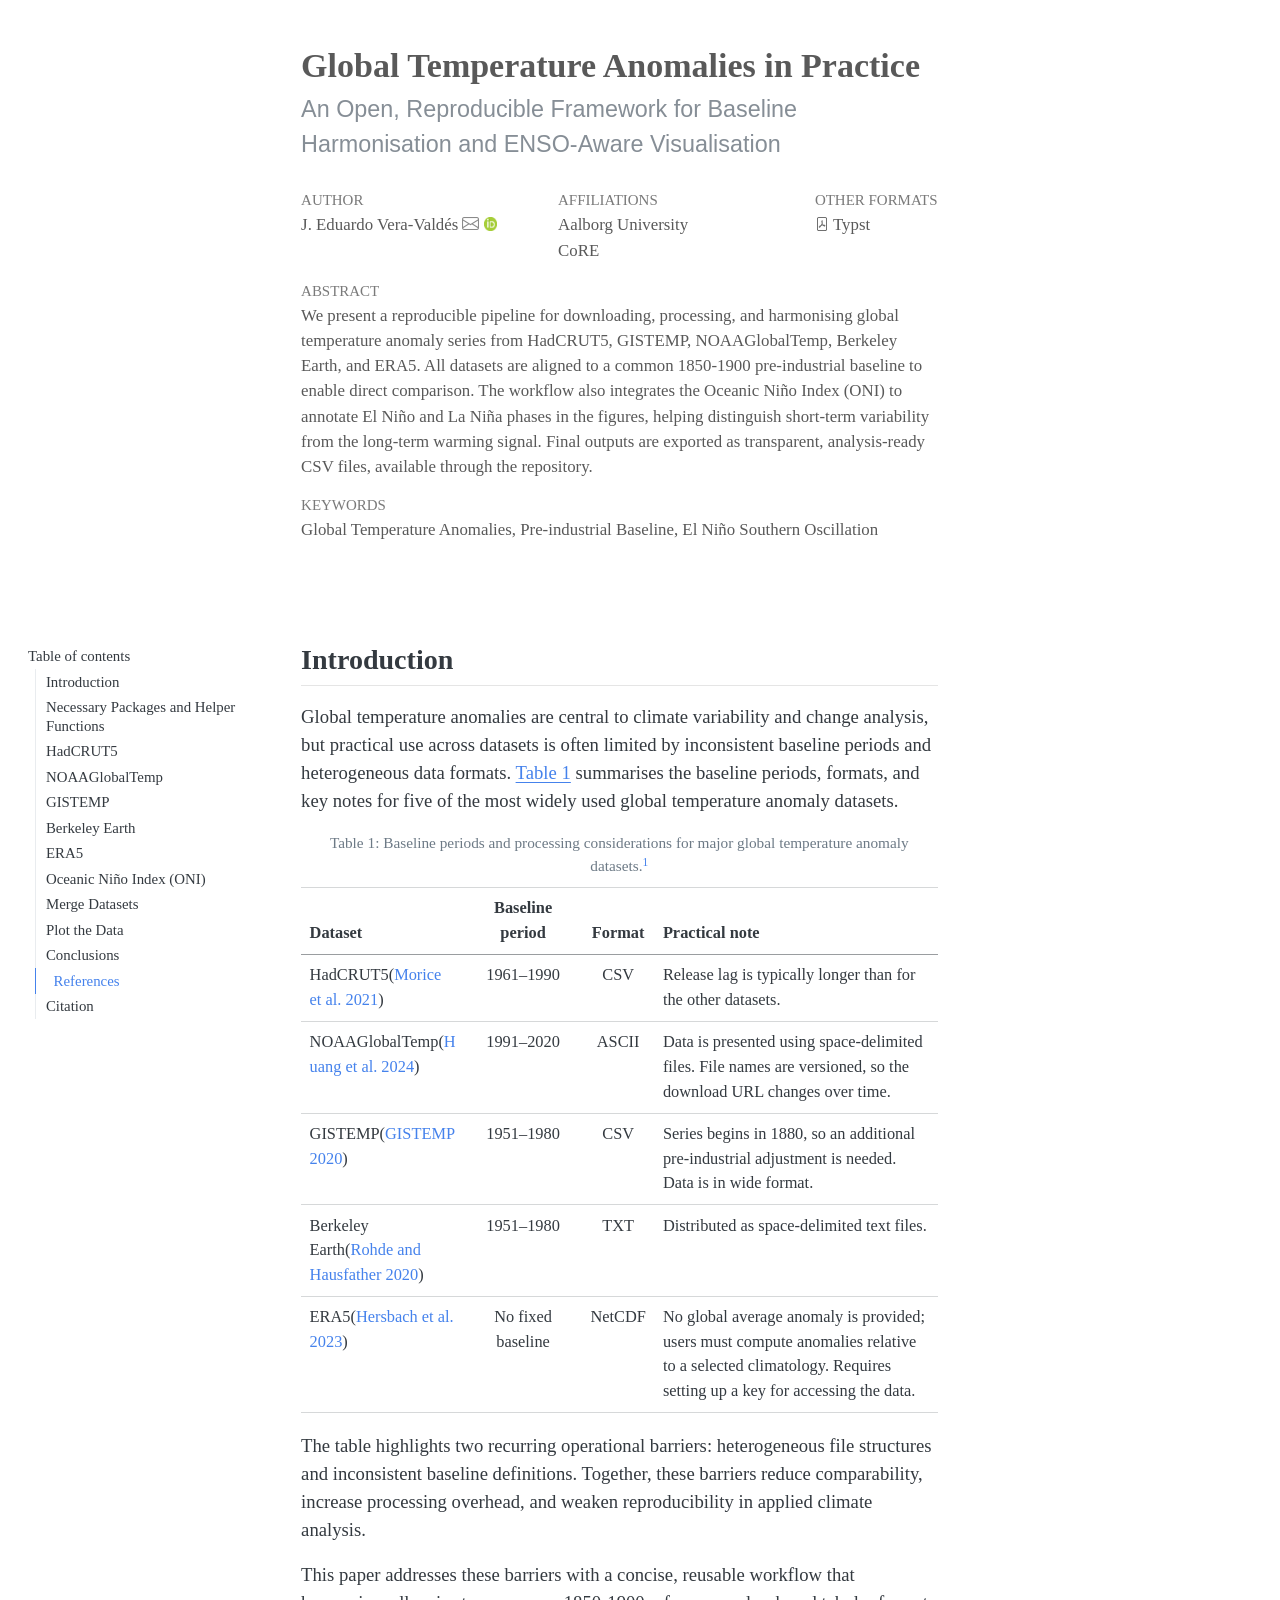
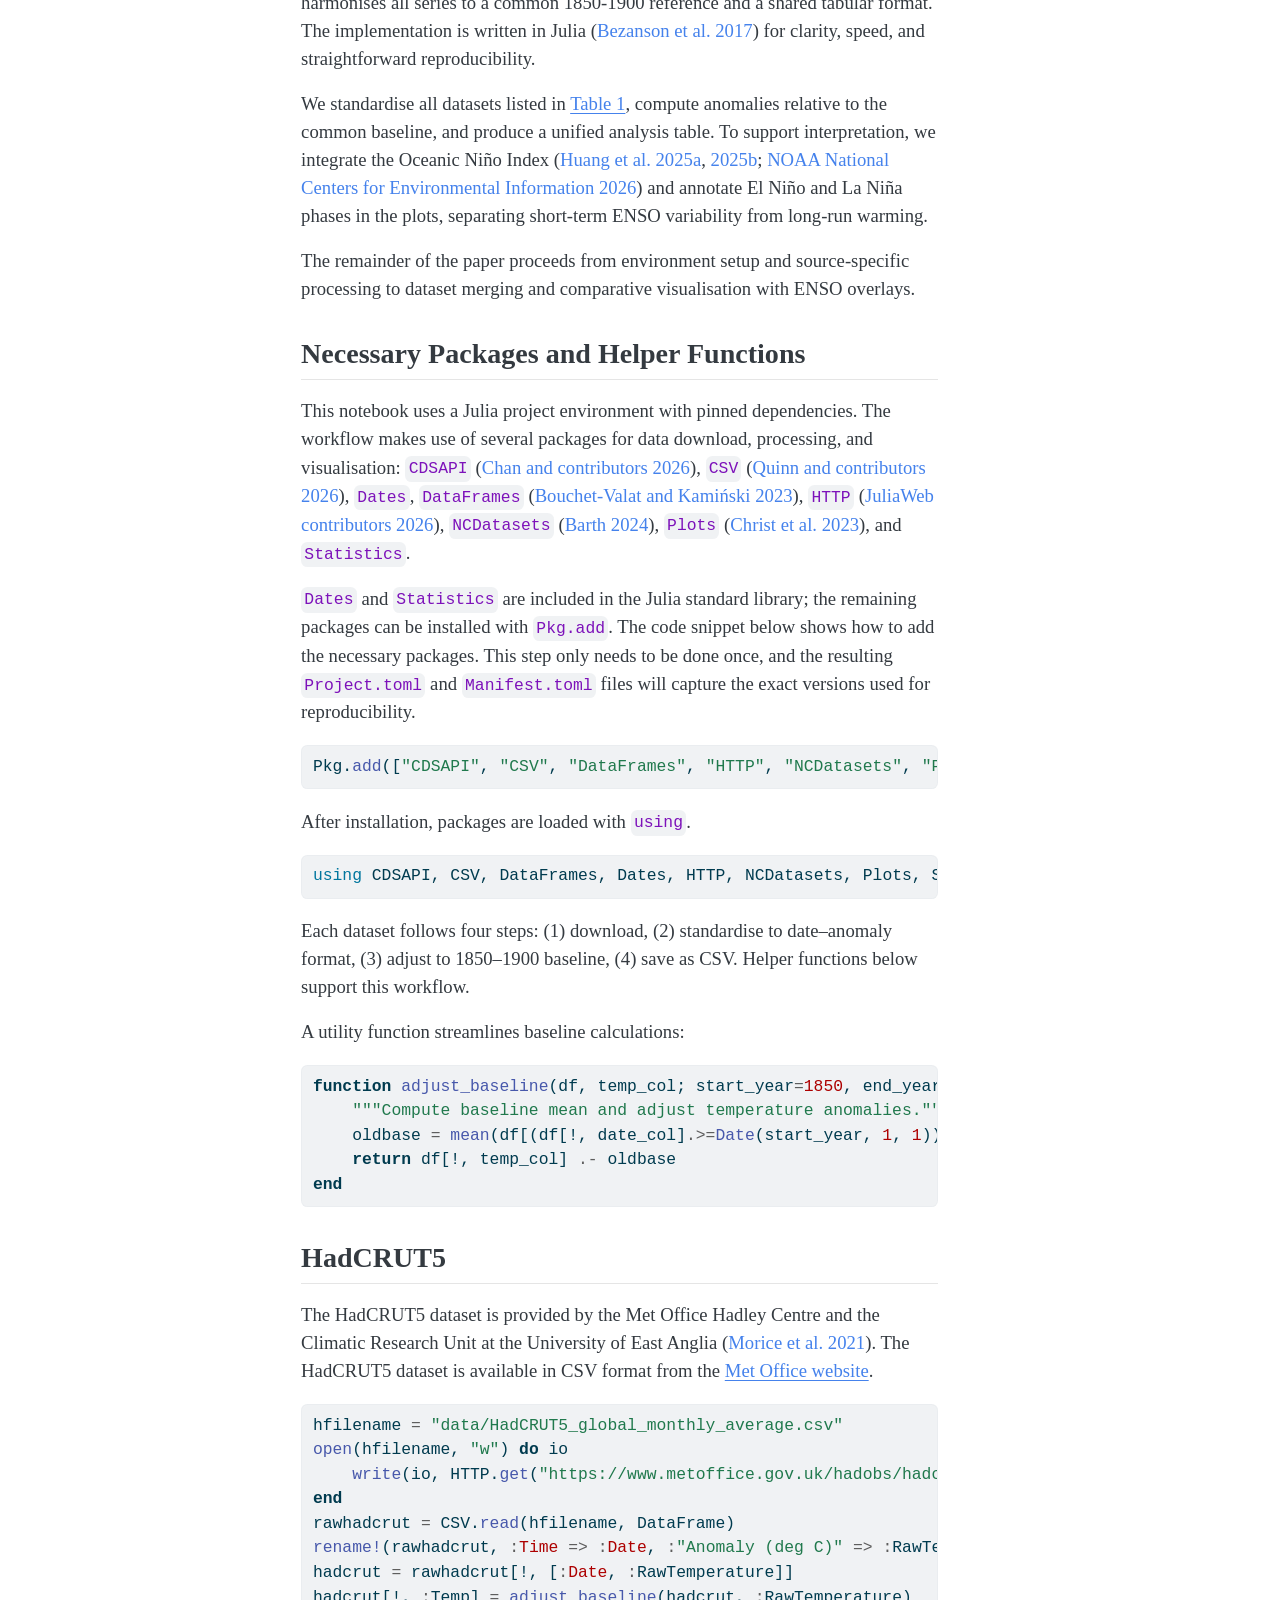
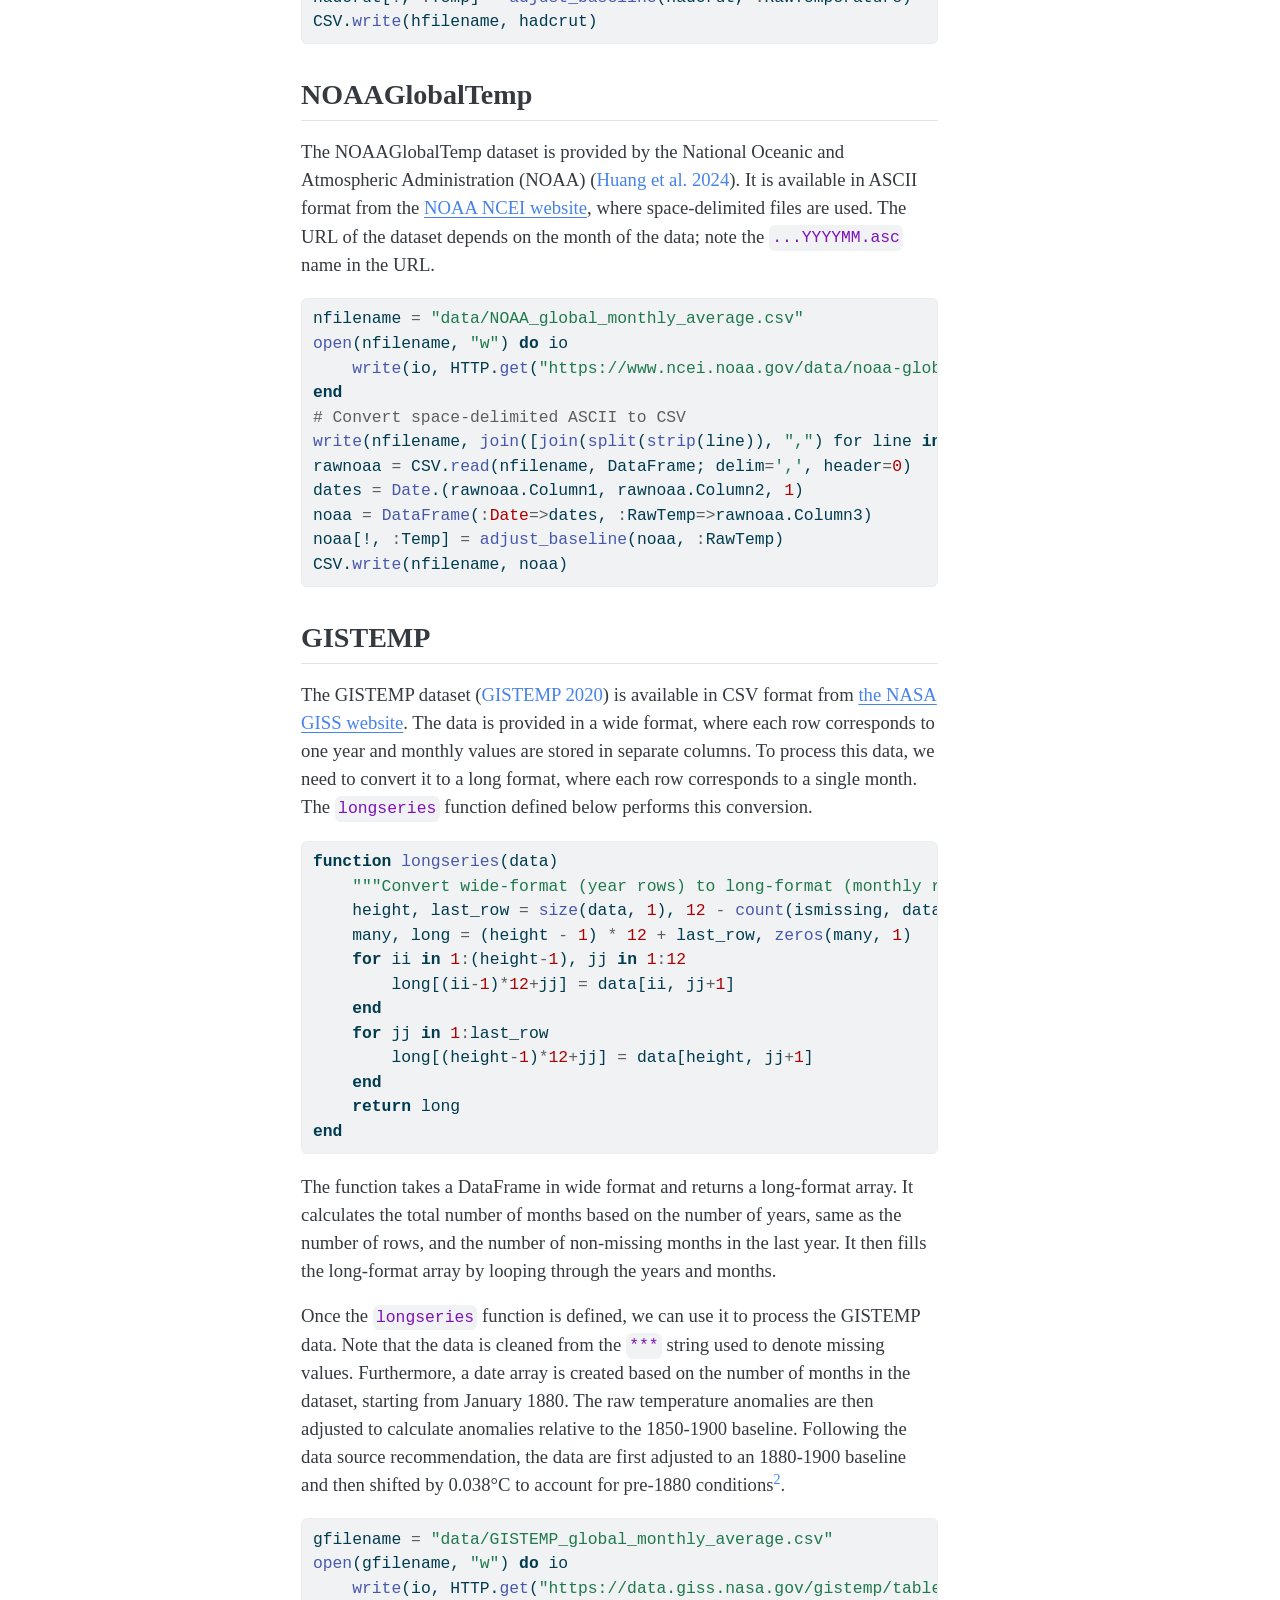
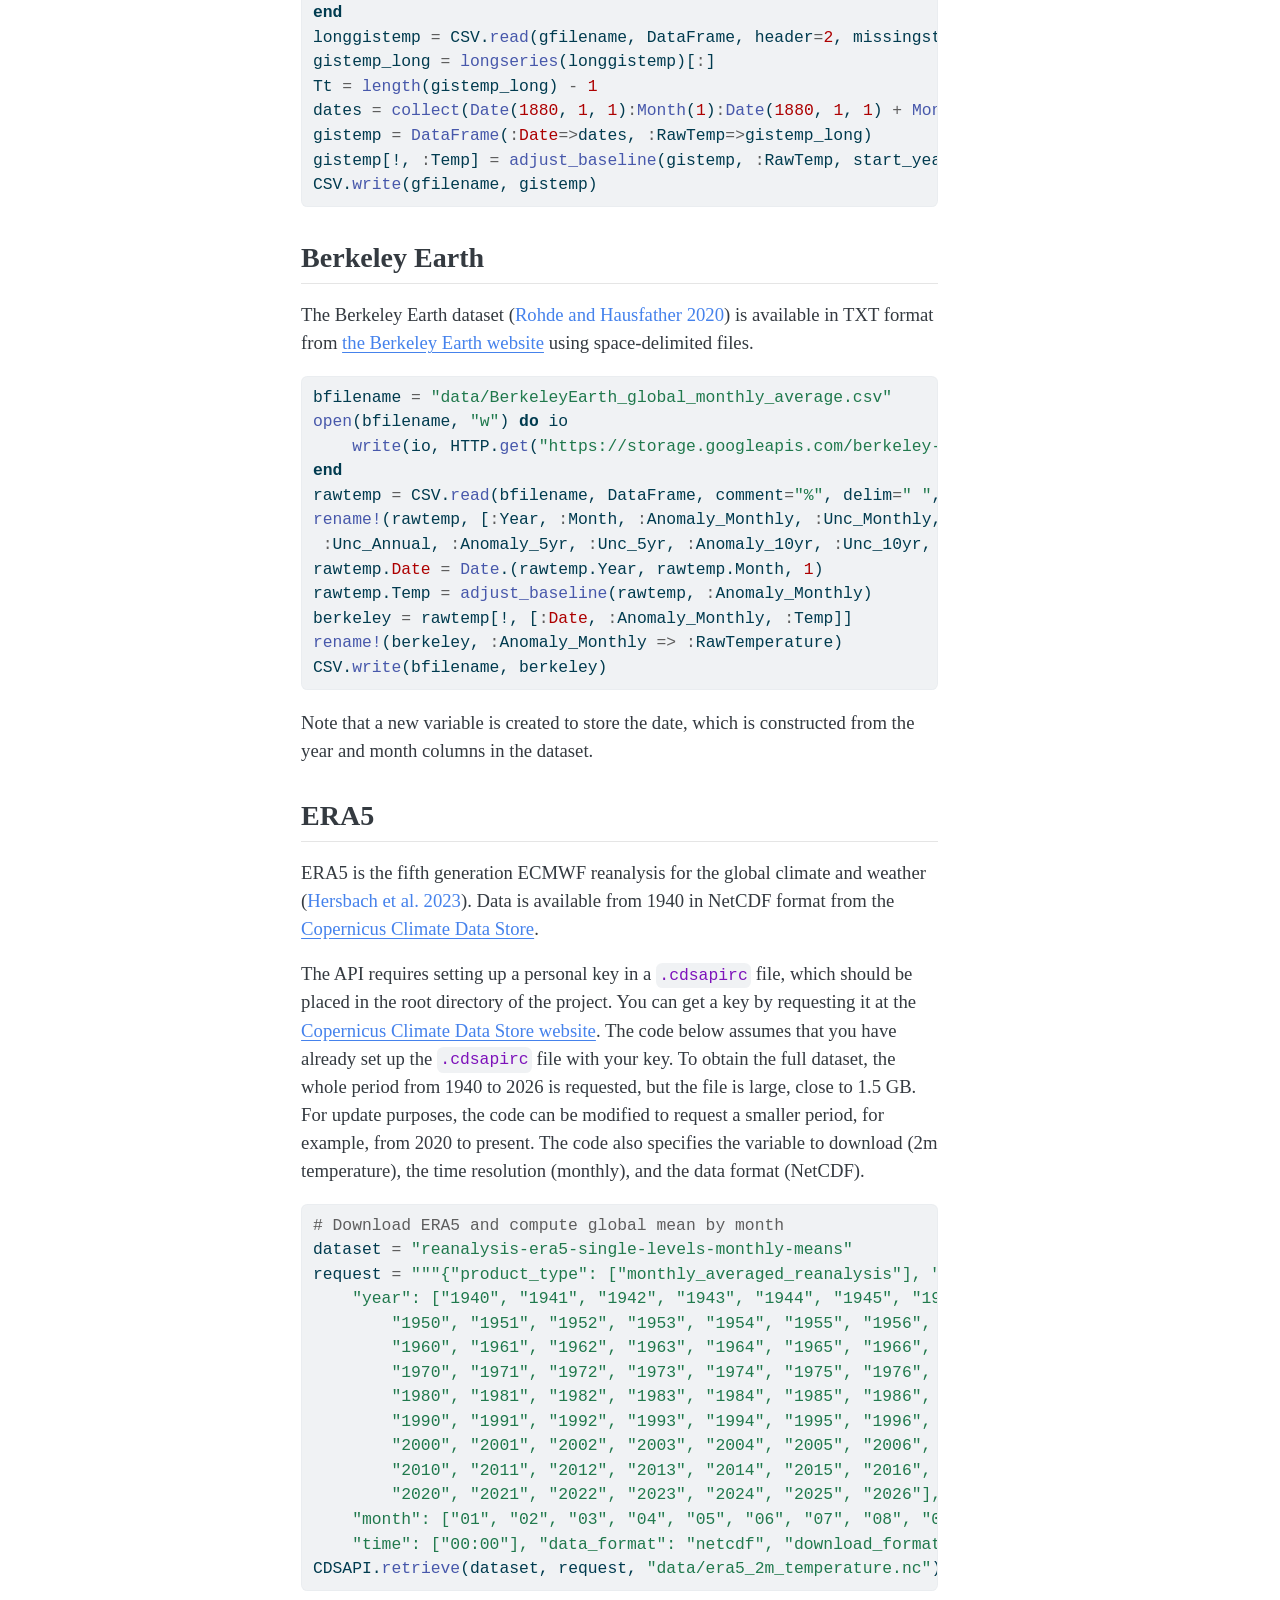
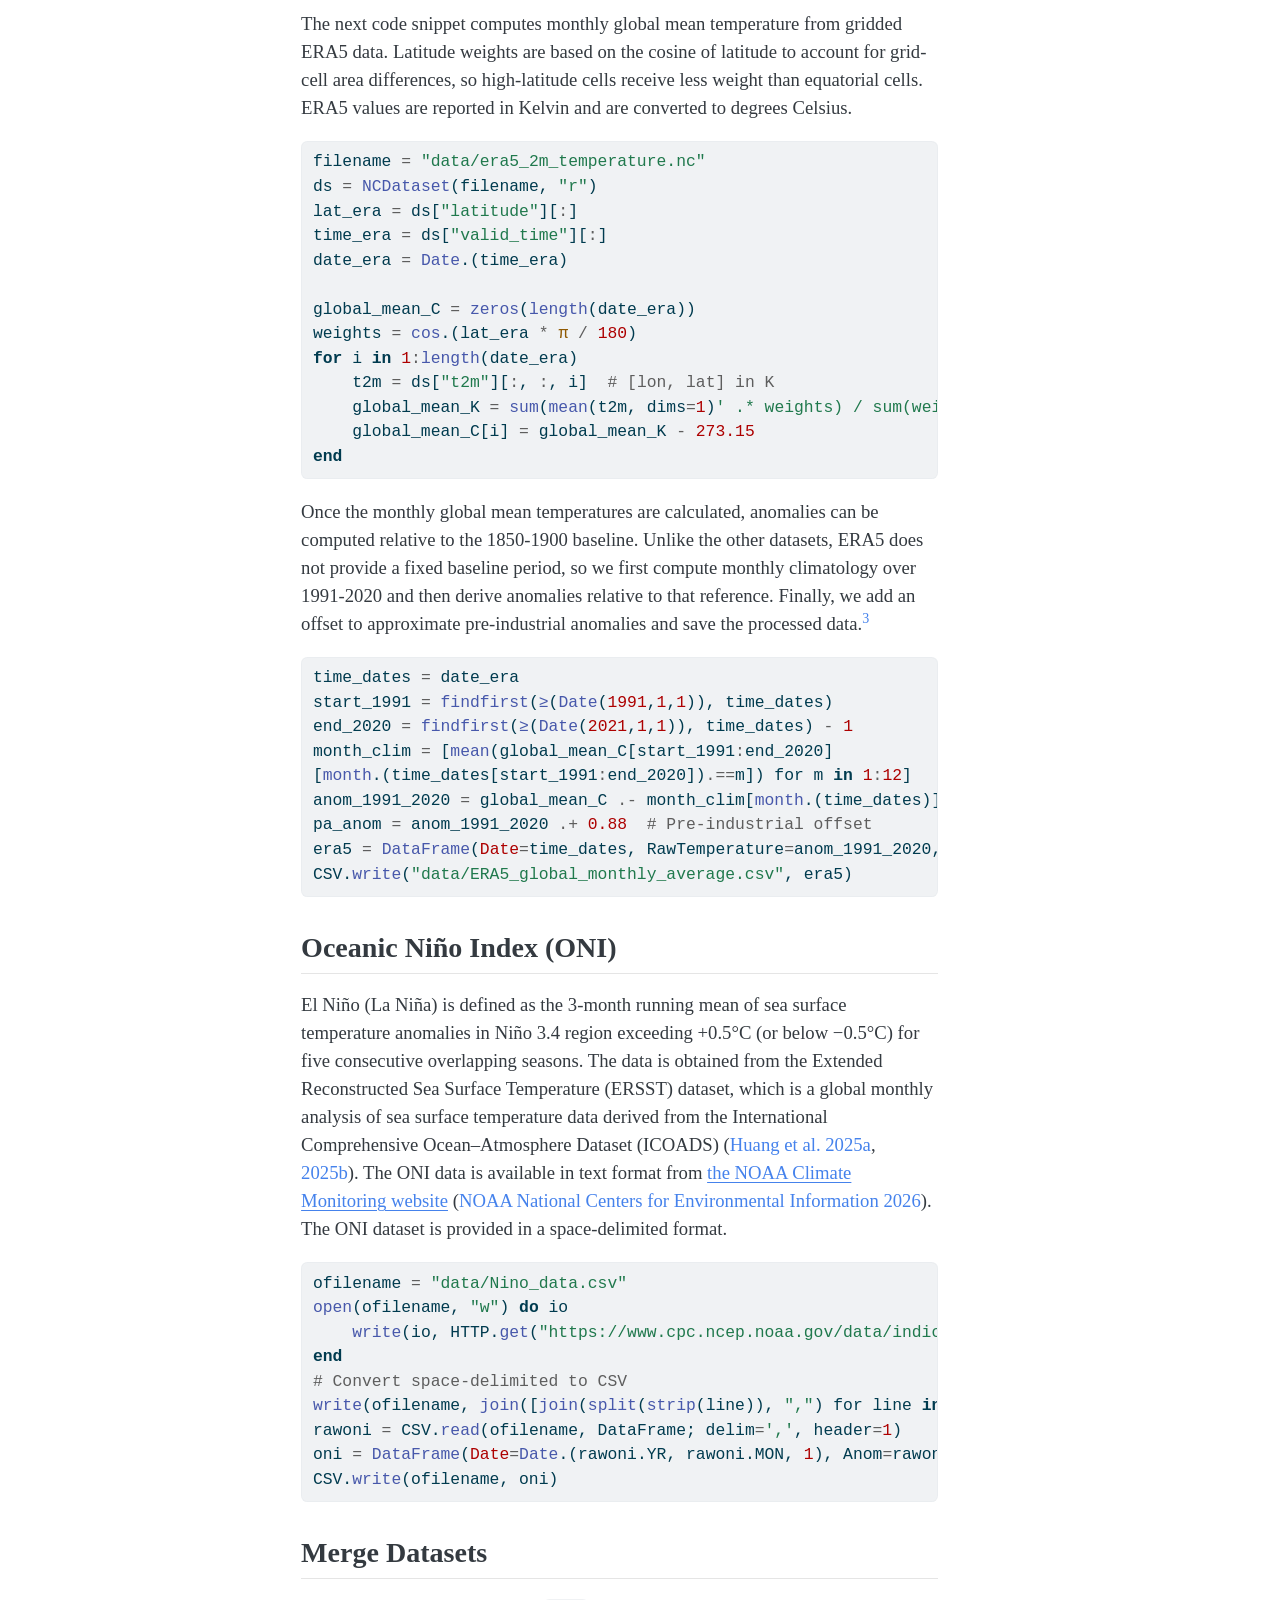
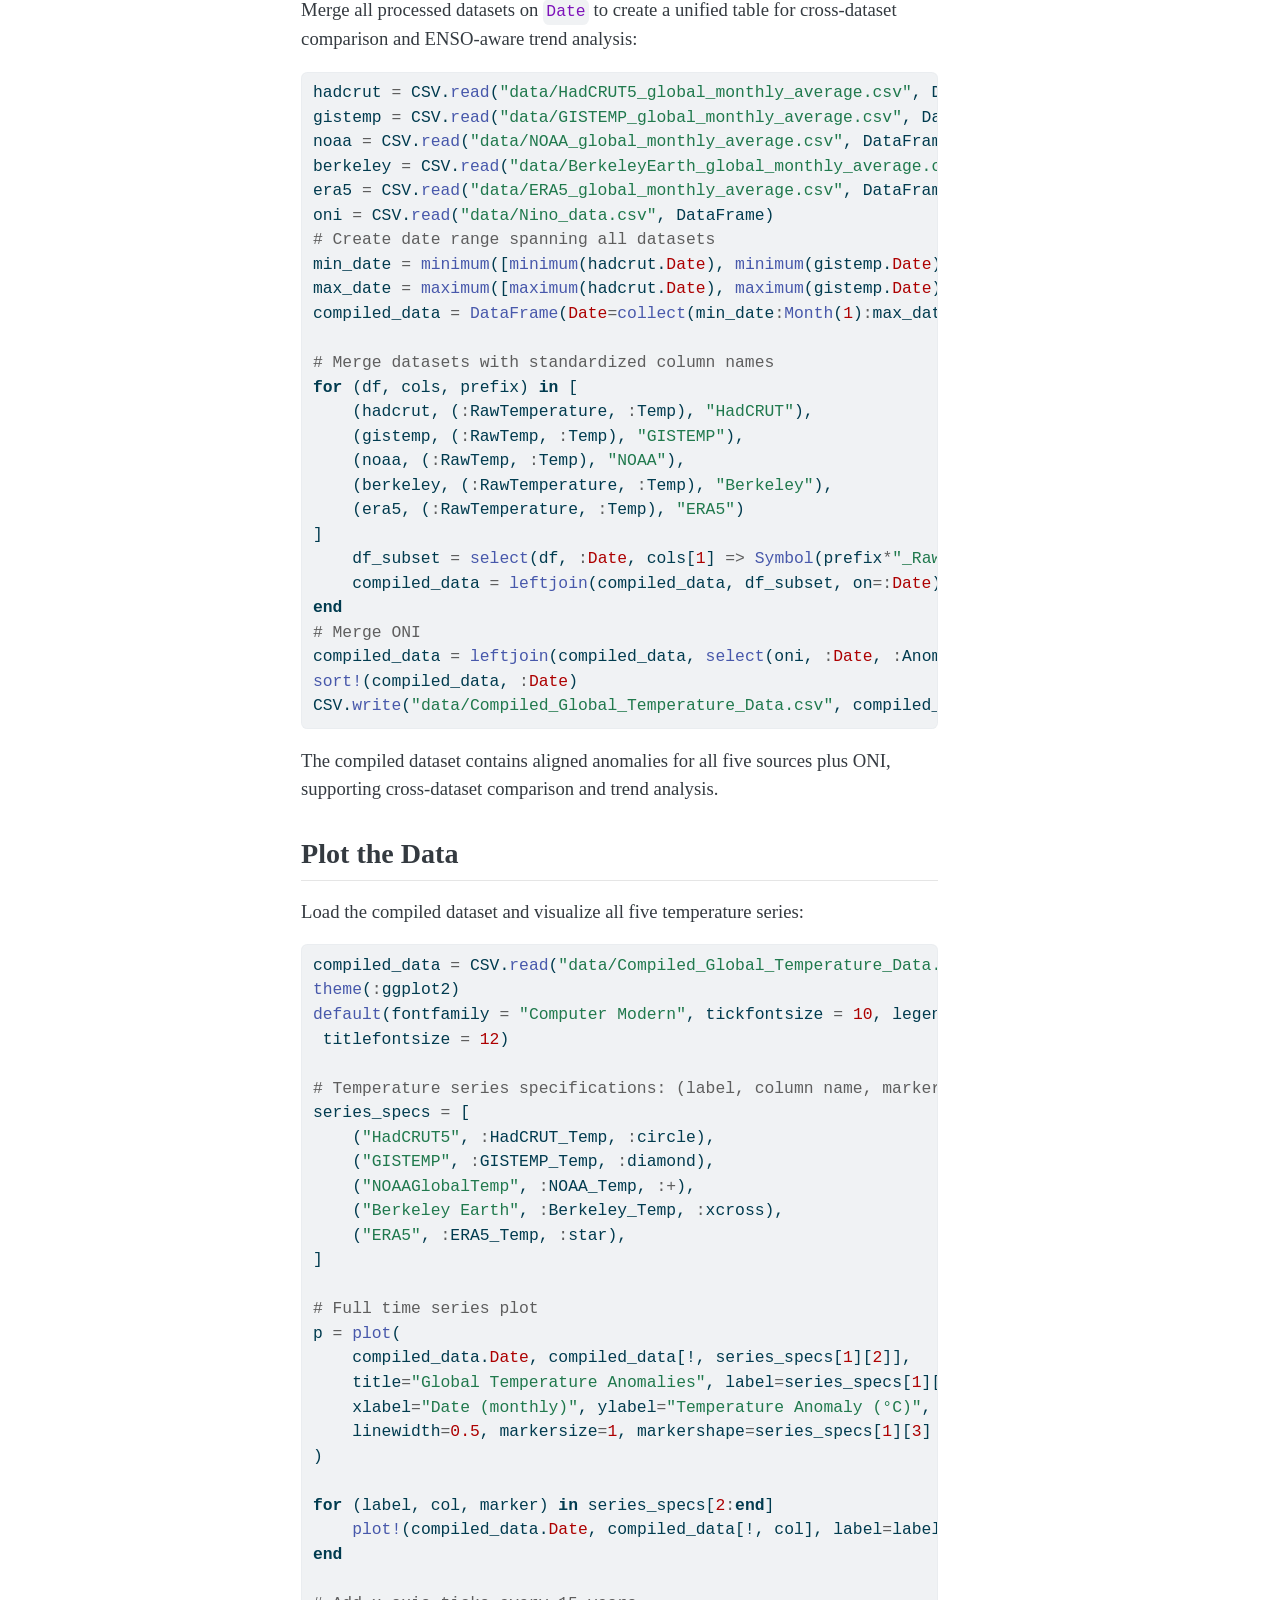
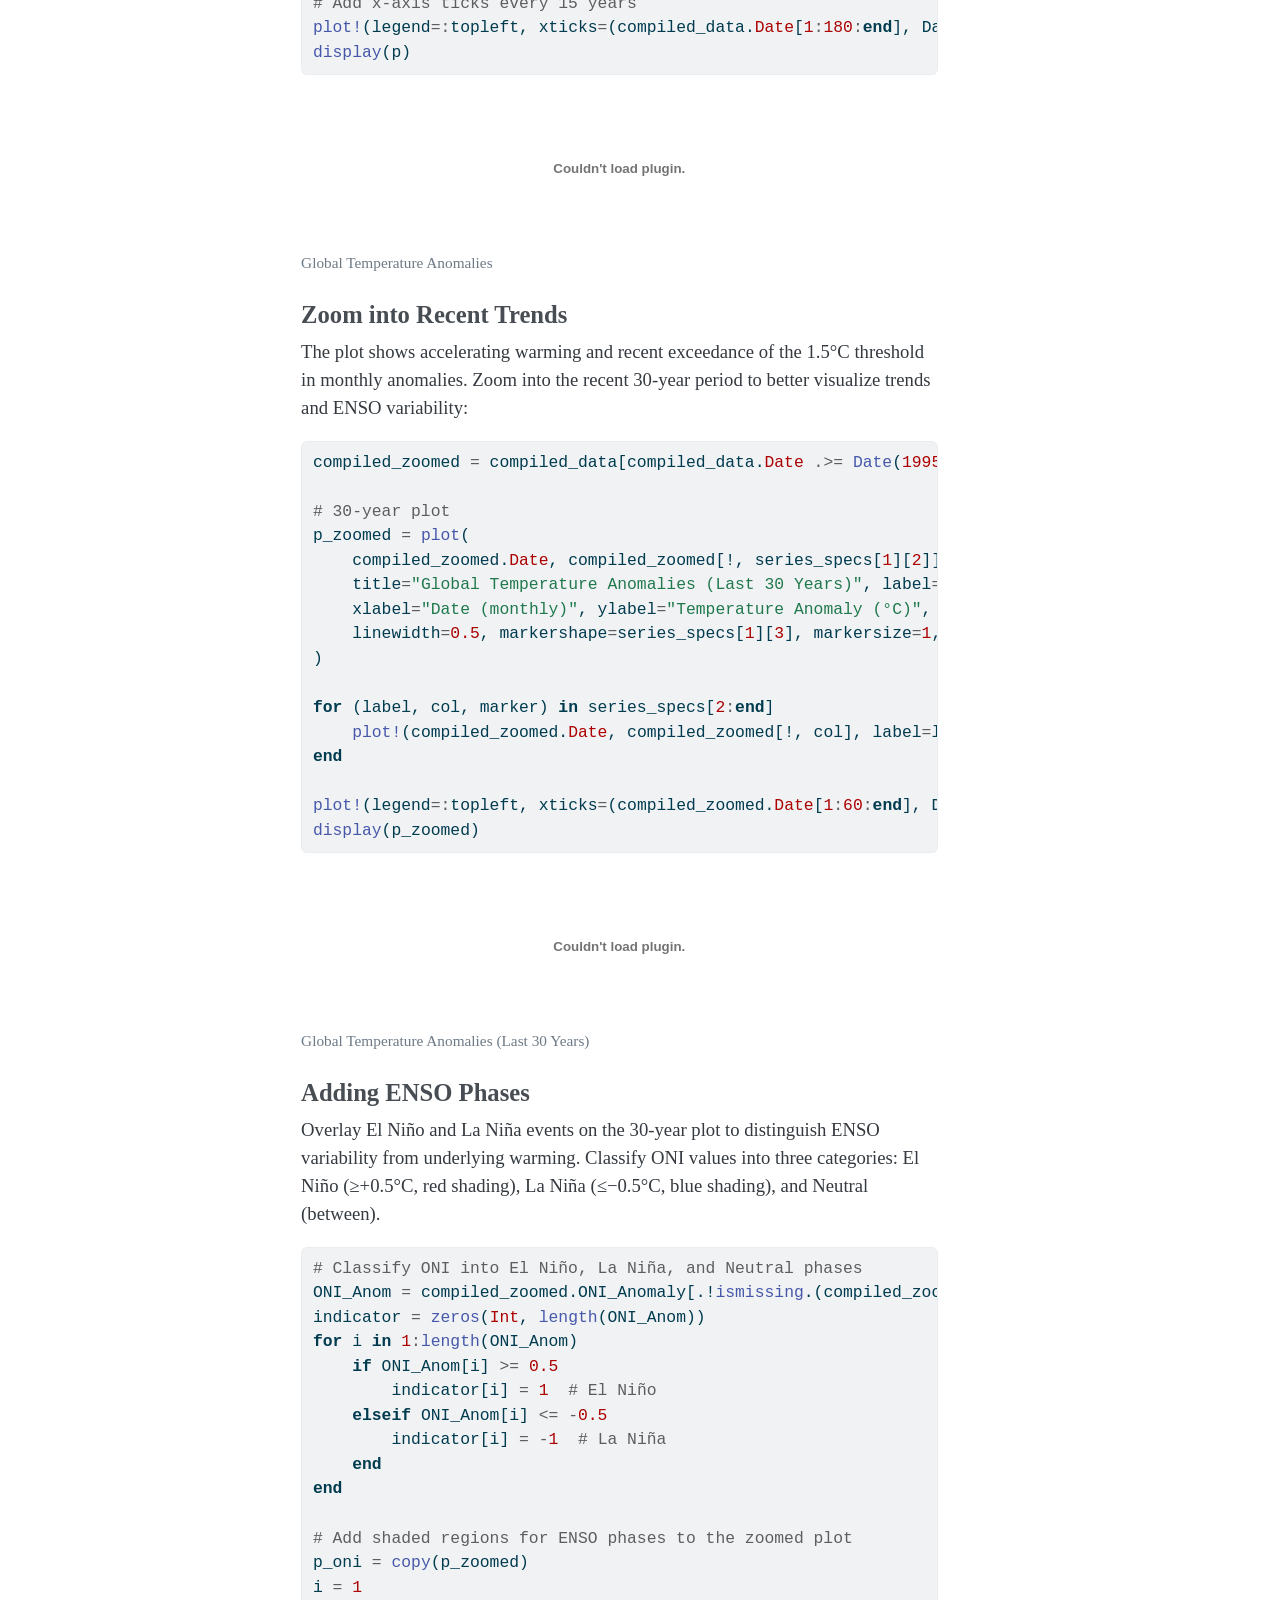
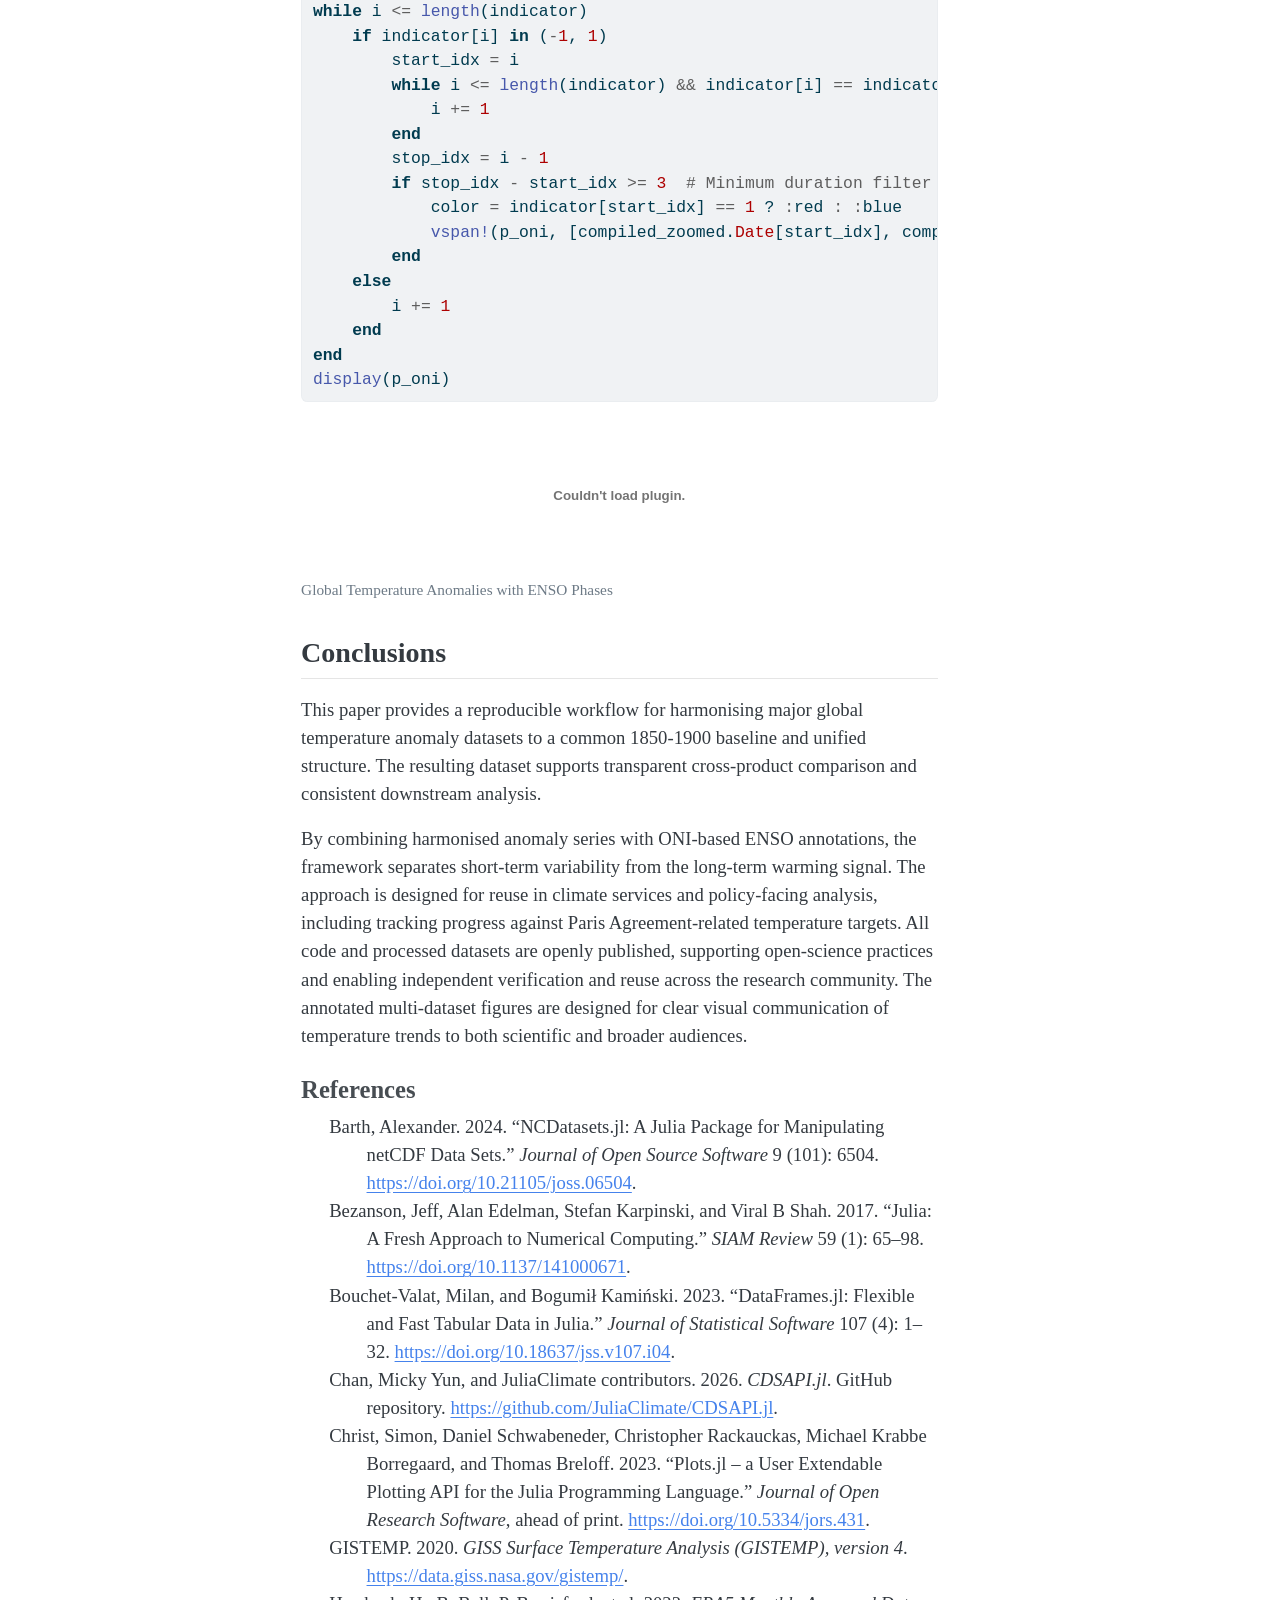
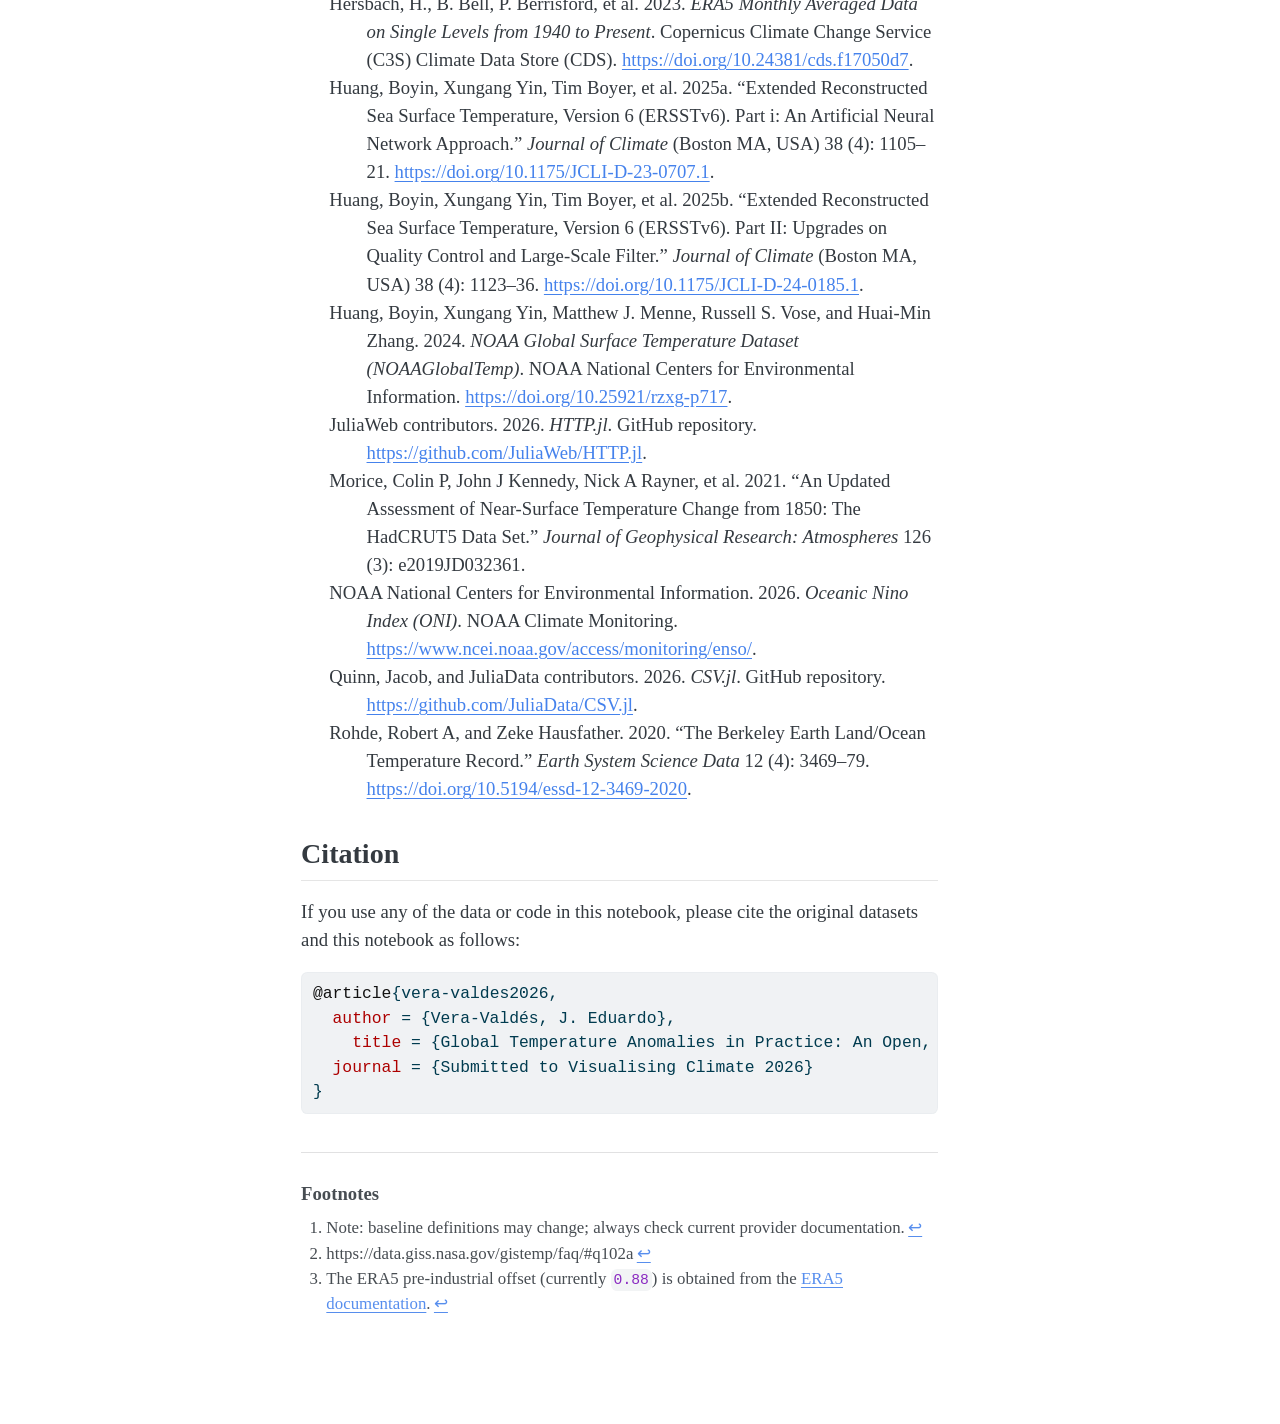
<file: _manuscript/index.html>
<!DOCTYPE html>
<html xmlns="http://www.w3.org/1999/xhtml" lang="en" xml:lang="en"><head>

<meta charset="utf-8">
<meta name="generator" content="quarto-1.9.36">

<meta name="viewport" content="width=device-width, initial-scale=1.0, user-scalable=yes">

<meta name="author" content="J. Eduardo Vera-Valdés">
<meta name="keywords" content="Global Temperature Anomalies, Pre-industrial Baseline, El Niño Southern Oscillation">

<title>Global Temperature Anomalies in Practice</title>
<style>
/* Default styles provided by pandoc.
** See https://pandoc.org/MANUAL.html#variables-for-html for config info.
*/
code{white-space: pre-wrap;}
span.smallcaps{font-variant: small-caps;}
div.columns{display: flex; gap: min(4vw, 1.5em);}
div.column{flex: auto; overflow-x: auto;}
div.hanging-indent{margin-left: 1.5em; text-indent: -1.5em;}
ul.task-list{list-style: none;}
ul.task-list li input[type="checkbox"] {
  width: 0.8em;
  margin: 0 0.8em 0.2em -1em; /* quarto-specific, see https://github.com/quarto-dev/quarto-cli/issues/4556 */ 
  vertical-align: middle;
}
/* CSS for syntax highlighting */
html { -webkit-text-size-adjust: 100%; }
pre > code.sourceCode { white-space: pre; position: relative; }
pre > code.sourceCode > span { display: inline-block; line-height: 1.25; }
pre > code.sourceCode > span:empty { height: 1.2em; }
.sourceCode { overflow: visible; }
code.sourceCode > span { color: inherit; text-decoration: inherit; }
div.sourceCode { margin: 1em 0; }
pre.sourceCode { margin: 0; }
@media screen {
div.sourceCode { overflow: auto; }
}
@media print {
pre > code.sourceCode { white-space: pre-wrap; }
pre > code.sourceCode > span { text-indent: -5em; padding-left: 5em; }
}
pre.numberSource code
  { counter-reset: source-line 0; }
pre.numberSource code > span
  { position: relative; left: -4em; counter-increment: source-line; }
pre.numberSource code > span > a:first-child::before
  { content: counter(source-line);
    position: relative; left: -1em; text-align: right; vertical-align: baseline;
    border: none; display: inline-block;
    -webkit-touch-callout: none; -webkit-user-select: none;
    -khtml-user-select: none; -moz-user-select: none;
    -ms-user-select: none; user-select: none;
    padding: 0 4px; width: 4em;
  }
pre.numberSource { margin-left: 3em;  padding-left: 4px; }
div.sourceCode
  {   }
@media screen {
pre > code.sourceCode > span > a:first-child::before { text-decoration: underline; }
}
/* CSS for citations */
div.csl-bib-body { }
div.csl-entry {
  clear: both;
}
.hanging-indent div.csl-entry {
  margin-left:2em;
  text-indent:-2em;
}
div.csl-left-margin {
  min-width:2em;
  float:left;
}
div.csl-right-inline {
  margin-left:2em;
  padding-left:1em;
}
div.csl-indent {
  margin-left: 2em;
}</style>


<script src="site_libs/clipboard/clipboard.min.js"></script>
<script src="site_libs/quarto-html/quarto.js" type="module"></script>
<script src="site_libs/quarto-html/tabsets/tabsets.js" type="module"></script>
<script src="site_libs/quarto-html/popper.min.js"></script>
<script src="site_libs/quarto-html/tippy.umd.min.js"></script>
<script src="site_libs/quarto-html/anchor.min.js"></script>
<link href="site_libs/quarto-html/tippy.css" rel="stylesheet">
<link href="site_libs/quarto-html/quarto-syntax-highlighting-845c23b38eaddc0f92fda52bfe77a8c8.css" rel="stylesheet" id="quarto-text-highlighting-styles">
<script src="site_libs/bootstrap/bootstrap.min.js"></script>
<link href="site_libs/bootstrap/bootstrap-icons.css" rel="stylesheet">
<link href="site_libs/bootstrap/bootstrap-8f5aaeea82cc4f50eaaebbb75702c700.min.css" rel="stylesheet" append-hash="true" id="quarto-bootstrap" data-mode="light">
<script src="site_libs/quarto-contrib/glightbox/glightbox.min.js"></script>
<link href="site_libs/quarto-contrib/glightbox/glightbox.min.css" rel="stylesheet">
<link href="site_libs/quarto-contrib/glightbox/lightbox.css" rel="stylesheet">


<meta name="citation_title" content="Global Temperature Anomalies in Practice">
<meta name="citation_abstract" content="We present a reproducible pipeline for downloading, processing, and harmonising global temperature anomaly series from HadCRUT5, GISTEMP, NOAAGlobalTemp, Berkeley Earth, and ERA5. All datasets are aligned to a common 1850-1900 pre-industrial baseline to enable direct comparison. The workflow also integrates the Oceanic Niño Index (ONI) to annotate El Niño and La Niña phases in the figures, helping distinguish short-term variability from the long-term warming signal. Final outputs are exported as transparent, analysis-ready CSV files, available through the repository.
">
<meta name="citation_keywords" content="Global Temperature Anomalies,Pre-industrial Baseline,El Niño Southern Oscillation">
<meta name="citation_author" content="J. Eduardo Vera-Valdés">
<meta name="citation_language" content="en">
<meta name="citation_reference" content="citation_title=An updated assessment of near-surface temperature change from 1850: The HadCRUT5 data set;,citation_author=Colin P Morice;,citation_author=John J Kennedy;,citation_author=Nick A Rayner;,citation_author=JP Winn;,citation_author=Emma Hogan;,citation_author=RE Killick;,citation_author=RJH Dunn;,citation_author=TJ Osborn;,citation_author=PD Jones;,citation_author=IR Simpson;,citation_publication_date=2021;,citation_cover_date=2021;,citation_year=2021;,citation_issue=3;,citation_volume=126;,citation_journal_title=Journal of Geophysical Research: Atmospheres;,citation_publisher=Wiley Online Library;">
<meta name="citation_reference" content="citation_title=GISS Surface Temperature Analysis (GISTEMP), version 4;,citation_author=GISTEMP;,citation_publication_date=2020;,citation_cover_date=2020;,citation_year=2020;,citation_fulltext_html_url=https://data.giss.nasa.gov/gistemp/;">
<meta name="citation_reference" content="citation_title=The berkeley earth land/ocean temperature record;,citation_author=Robert A Rohde;,citation_author=Zeke Hausfather;,citation_publication_date=2020;,citation_cover_date=2020;,citation_year=2020;,citation_fulltext_html_url=https://essd.copernicus.org/articles/12/3469/2020/;,citation_issue=4;,citation_doi=10.5194/essd-12-3469-2020;,citation_volume=12;,citation_journal_title=Earth System Science Data;,citation_publisher=Copernicus GmbH;">
<meta name="citation_reference" content="citation_title=NOAA global surface temperature dataset (NOAAGlobalTemp);,citation_author=Boyin Huang;,citation_author=Xungang Yin;,citation_author=Matthew J. Menne;,citation_author=Russell S. Vose;,citation_author=Huai-Min Zhang;,citation_publication_date=2024;,citation_cover_date=2024;,citation_year=2024;,citation_fulltext_html_url=https://doi.org/10.25921/rzxg-p717;,citation_doi=10.25921/rzxg-p717;,citation_publisher=NOAA National Centers for Environmental Information;">
<meta name="citation_reference" content="citation_title=ERA5 monthly averaged data on single levels from 1940 to present;,citation_author=H. Hersbach;,citation_author=B. Bell;,citation_author=P. Berrisford;,citation_author=G. Biavati;,citation_author=A. Horányi;,citation_author=J. Muñoz Sabater;,citation_author=J. Nicolas;,citation_author=C. Peubey;,citation_author=R. Radu;,citation_author=I. Rozum;,citation_author=D. Schepers;,citation_author=A. Simmons;,citation_author=C. Soci;,citation_author=D. Dee;,citation_author=J.-N. Thépaut;,citation_publication_date=2023;,citation_cover_date=2023;,citation_year=2023;,citation_fulltext_html_url=https://doi.org/10.24381/cds.f17050d7;,citation_doi=10.24381/cds.f17050d7;,citation_publisher=Copernicus Climate Change Service (C3S) Climate Data Store (CDS);">
<meta name="citation_reference" content="citation_title=Extended reconstructed sea surface temperature, version 6 (ERSSTv6). Part i: An artificial neural network approach;,citation_author=Boyin Huang;,citation_author=Xungang Yin;,citation_author=Tim Boyer;,citation_author=Chunying Liu;,citation_author=Matthew Menne;,citation_author=Yuhan Douglas Rao;,citation_author=Thomas Smith;,citation_author=Russell Vose;,citation_author=Huai-Min Zhang;,citation_publication_date=2025;,citation_cover_date=2025;,citation_year=2025;,citation_fulltext_html_url=https://journals.ametsoc.org/view/journals/clim/38/4/JCLI-D-23-0707.1.xml;,citation_issue=4;,citation_doi=10.1175/JCLI-D-23-0707.1;,citation_volume=38;,citation_journal_title=Journal of Climate;,citation_publisher=American Meteorological Society;">
<meta name="citation_reference" content="citation_title=Extended reconstructed sea surface temperature, version 6 (ERSSTv6). Part II: Upgrades on quality control and large-scale filter;,citation_author=Boyin Huang;,citation_author=Xungang Yin;,citation_author=Tim Boyer;,citation_author=Chunying Liu;,citation_author=Matthew Menne;,citation_author=Yuhan Douglas Rao;,citation_author=Thomas Smith;,citation_author=Russell Vose;,citation_author=Huai-Min Zhang;,citation_publication_date=2025;,citation_cover_date=2025;,citation_year=2025;,citation_fulltext_html_url=https://journals.ametsoc.org/view/journals/clim/38/4/JCLI-D-24-0185.1.xml;,citation_issue=4;,citation_doi=10.1175/JCLI-D-24-0185.1;,citation_volume=38;,citation_journal_title=Journal of Climate;,citation_publisher=American Meteorological Society;">
<meta name="citation_reference" content="citation_title=Oceanic Nino Index (ONI);,citation_author=NOAA National Centers for Environmental Information;,citation_publication_date=2026;,citation_cover_date=2026;,citation_year=2026;,citation_fulltext_html_url=https://www.ncei.noaa.gov/access/monitoring/enso/;,citation_publisher=NOAA Climate Monitoring;">
<meta name="citation_reference" content="citation_title=Breaching 1.5°C: Give me the odds;,citation_author=J. Eduardo Vera-Valdés;,citation_author=Olivia Kvist;,citation_publication_date=2024-12-17;,citation_cover_date=2024-12-17;,citation_year=2024;,citation_fulltext_html_url=https://arxiv.org/abs/2412.13855;,citation_doi=10.48550/arXiv.2412.13855;,citation_journal_title=arXiv;">
<meta name="citation_reference" content="citation_title=Global warming has accelerated significantly;,citation_author=G. Foster;,citation_author=S. Rahmstorf;,citation_publication_date=2026;,citation_cover_date=2026;,citation_year=2026;,citation_fulltext_html_url=https://agupubs.onlinelibrary.wiley.com/doi/abs/10.1029/2025GL118804;,citation_issue=5;,citation_doi=https://doi.org/10.1029/2025GL118804;,citation_volume=53;,citation_journal_title=Geophysical Research Letters;">
<meta name="citation_reference" content="citation_title=Julia: A fresh approach to numerical computing;,citation_author=Jeff Bezanson;,citation_author=Alan Edelman;,citation_author=Stefan Karpinski;,citation_author=Viral B Shah;,citation_publication_date=2017;,citation_cover_date=2017;,citation_year=2017;,citation_fulltext_html_url=https://doi.org/10.1137/141000671;,citation_issue=1;,citation_volume=59;,citation_journal_title=SIAM review;,citation_publisher=SIAM;">
<meta name="citation_reference" content="citation_title=CSV.jl;,citation_author=Jacob Quinn;,citation_author=JuliaData contributors;,citation_publication_date=2026;,citation_cover_date=2026;,citation_year=2026;,citation_fulltext_html_url=https://github.com/JuliaData/CSV.jl;,citation_publisher=GitHub repository;">
<meta name="citation_reference" content="citation_title=DataFrames.jl: Flexible and Fast Tabular Data in Julia;,citation_author=Milan Bouchet-Valat;,citation_author=Bogumił Kamiński;,citation_publication_date=2023;,citation_cover_date=2023;,citation_year=2023;,citation_fulltext_html_url=https://doi.org/10.18637/jss.v107.i04;,citation_issue=4;,citation_doi=10.18637/jss.v107.i04;,citation_volume=107;,citation_journal_title=Journal of Statistical Software;">
<meta name="citation_reference" content="citation_title=HTTP.jl;,citation_author=JuliaWeb contributors;,citation_publication_date=2026;,citation_cover_date=2026;,citation_year=2026;,citation_fulltext_html_url=https://github.com/JuliaWeb/HTTP.jl;,citation_publisher=GitHub repository;">
<meta name="citation_reference" content="citation_title=CDSAPI.jl;,citation_author=Micky Yun Chan;,citation_author=JuliaClimate contributors;,citation_publication_date=2026;,citation_cover_date=2026;,citation_year=2026;,citation_fulltext_html_url=https://github.com/JuliaClimate/CDSAPI.jl;,citation_publisher=GitHub repository;">
<meta name="citation_reference" content="citation_title=NCDatasets.jl: A Julia Package for Manipulating netCDF Data Sets;,citation_author=Alexander Barth;,citation_publication_date=2024;,citation_cover_date=2024;,citation_year=2024;,citation_fulltext_html_url=https://doi.org/10.21105/joss.06504;,citation_issue=101;,citation_doi=10.21105/joss.06504;,citation_volume=9;,citation_journal_title=Journal of Open Source Software;">
<meta name="citation_reference" content="citation_title=Plots.jl – a User Extendable Plotting API for the Julia Programming Language;,citation_author=Simon Christ;,citation_author=Daniel Schwabeneder;,citation_author=Christopher Rackauckas;,citation_author=Michael Krabbe Borregaard;,citation_author=Thomas Breloff;,citation_publication_date=2023;,citation_cover_date=2023;,citation_year=2023;,citation_fulltext_html_url=https://doi.org/10.5334/jors.431;,citation_doi=10.5334/jors.431;,citation_journal_title=Journal of Open Research Software;">
</head>

<body class="quarto-light">

<header id="title-block-header" class="quarto-title-block default toc-left page-columns page-full">
  <div class="quarto-title-banner page-columns page-full">
    <div class="quarto-title column-body">
      <h1 class="title">Global Temperature Anomalies in Practice</h1>
            <p class="subtitle lead">An Open, Reproducible Framework for Baseline Harmonisation and ENSO-Aware Visualisation</p>
          </div>

    
    <div class="quarto-title-meta-container">
      <div class="quarto-title-meta-column-start">
            <div class="quarto-title-meta-author">
          <div class="quarto-title-meta-heading">Author</div>
          <div class="quarto-title-meta-heading">Affiliations</div>
          
                <div class="quarto-title-meta-contents">
            <p class="author"><a href="https://everval.github.io">J. Eduardo Vera-Valdés</a> <a href="mailto:eduardo@math.aau.dk" class="quarto-title-author-email"><i class="bi bi-envelope"></i></a> <a href="https://orcid.org/0000-0002-0337-8055" class="quarto-title-author-orcid"> <img src="[data-uri]"></a></p>
          </div>
                <div class="quarto-title-meta-contents">
                    <p class="affiliation">
                        Aalborg University
                      </p>
                    <p class="affiliation">
                        CoRE
                      </p>
                  </div>
                    </div>
        
        <div class="quarto-title-meta">

                      
          
                
              </div>
      </div>
      <div class="quarto-title-meta-column-end quarto-other-formats-target">
      <div class="quarto-alternate-formats"><div class="quarto-title-meta-heading">Other Formats</div><div class="quarto-title-meta-contents"><p><a href="index.pdf"><i class="bi bi-file-pdf"></i>Typst</a></p></div></div></div>
    </div>

    <div>
      <div class="abstract">
        <div class="block-title">Abstract</div>
        <p>We present a reproducible pipeline for downloading, processing, and harmonising global temperature anomaly series from HadCRUT5, GISTEMP, NOAAGlobalTemp, Berkeley Earth, and ERA5. All datasets are aligned to a common 1850-1900 pre-industrial baseline to enable direct comparison. The workflow also integrates the Oceanic Niño Index (ONI) to annotate El Niño and La Niña phases in the figures, helping distinguish short-term variability from the long-term warming signal. Final outputs are exported as transparent, analysis-ready CSV files, available through the repository.</p>
      </div>
    </div>

    <div>
      <div class="keywords">
        <div class="block-title">Keywords</div>
        <p>Global Temperature Anomalies, Pre-industrial Baseline, El Niño Southern Oscillation</p>
      </div>
    </div>

    <div class="quarto-other-links-text-target">
    </div>  </div>
</header><div id="quarto-content" class="page-columns page-rows-contents page-layout-article toc-left">
<div id="quarto-sidebar-toc-left" class="sidebar toc-left">
  <nav id="TOC" role="doc-toc" class="toc-active">
    <h2 id="toc-title">Table of contents</h2>
   
  <ul>
  <li><a href="#introduction" id="toc-introduction" class="nav-link active" data-scroll-target="#introduction">Introduction</a></li>
  <li><a href="#necessary-packages-and-helper-functions" id="toc-necessary-packages-and-helper-functions" class="nav-link" data-scroll-target="#necessary-packages-and-helper-functions">Necessary Packages and Helper Functions</a></li>
  <li><a href="#sec-HadCRUT5" id="toc-sec-HadCRUT5" class="nav-link" data-scroll-target="#sec-HadCRUT5">HadCRUT5</a></li>
  <li><a href="#sec-NOAAGlobalTemp" id="toc-sec-NOAAGlobalTemp" class="nav-link" data-scroll-target="#sec-NOAAGlobalTemp">NOAAGlobalTemp</a></li>
  <li><a href="#sec-GISTEMP" id="toc-sec-GISTEMP" class="nav-link" data-scroll-target="#sec-GISTEMP">GISTEMP</a></li>
  <li><a href="#sec-BerkeleyEarth" id="toc-sec-BerkeleyEarth" class="nav-link" data-scroll-target="#sec-BerkeleyEarth">Berkeley Earth</a></li>
  <li><a href="#sec-ERA5" id="toc-sec-ERA5" class="nav-link" data-scroll-target="#sec-ERA5">ERA5</a></li>
  <li><a href="#sec-ONI" id="toc-sec-ONI" class="nav-link" data-scroll-target="#sec-ONI">Oceanic Niño Index (ONI)</a></li>
  <li><a href="#sec-merge-all-datasets" id="toc-sec-merge-all-datasets" class="nav-link" data-scroll-target="#sec-merge-all-datasets">Merge Datasets</a></li>
  <li><a href="#sec-plot-data" id="toc-sec-plot-data" class="nav-link" data-scroll-target="#sec-plot-data">Plot the Data</a>
  <ul class="collapse">
  <li><a href="#sec-zoom-recent-trends" id="toc-sec-zoom-recent-trends" class="nav-link" data-scroll-target="#sec-zoom-recent-trends">Zoom into Recent Trends</a></li>
  <li><a href="#sec-Adding-ONI" id="toc-sec-Adding-ONI" class="nav-link" data-scroll-target="#sec-Adding-ONI">Adding ENSO Phases</a></li>
  </ul></li>
  <li><a href="#conclusions" id="toc-conclusions" class="nav-link" data-scroll-target="#conclusions">Conclusions</a>
  <ul class="collapse">
  <li><a href="#references" id="toc-references" class="nav-link" data-scroll-target="#references">References</a></li>
  </ul></li>
  <li><a href="#citation" id="toc-citation" class="nav-link" data-scroll-target="#citation">Citation</a></li>
  </ul>
</nav>
</div>
<div id="quarto-margin-sidebar" class="sidebar margin-sidebar zindex-bottom">
</div>
<main class="content quarto-banner-title-block" id="quarto-document-content">



  


<section id="introduction" class="level2">
<h2 class="anchored" data-anchor-id="introduction">Introduction</h2>
<p>Global temperature anomalies are central to climate variability and change analysis, but practical use across datasets is often limited by inconsistent baseline periods and heterogeneous data formats. <a href="#tbl-baselines" class="quarto-xref">Table&nbsp;1</a> summarises the baseline periods, formats, and key notes for five of the most widely used global temperature anomaly datasets.</p>
<div id="tbl-baselines" class="quarto-float quarto-figure quarto-figure-center anchored" data-tbl-colwidths="[20,20,9,51]">
<figure class="quarto-float quarto-float-tbl figure">
<figcaption class="quarto-float-caption-top quarto-float-caption quarto-float-tbl" id="tbl-baselines-caption-0ceaefa1-69ba-4598-a22c-09a6ac19f8ca">
Table&nbsp;1: Baseline periods and processing considerations for major global temperature anomaly datasets.<a href="#fn1" class="footnote-ref" id="fnref1" role="doc-noteref"><sup>1</sup></a>
</figcaption>
<div aria-describedby="tbl-baselines-caption-0ceaefa1-69ba-4598-a22c-09a6ac19f8ca">
<table class="caption-top table">
<colgroup>
<col style="width: 20%">
<col style="width: 20%">
<col style="width: 9%">
<col style="width: 51%">
</colgroup>
<thead>
<tr class="header">
<th style="text-align: left;">Dataset</th>
<th style="text-align: center;">Baseline period</th>
<th style="text-align: center;">Format</th>
<th style="text-align: left;">Practical note</th>
</tr>
</thead>
<tbody>
<tr class="odd">
<td style="text-align: left;">HadCRUT5<span class="citation" data-cites="HadCRUT5">(<a href="#ref-HadCRUT5" role="doc-biblioref">Morice et al. 2021</a>)</span></td>
<td style="text-align: center;">1961–1990</td>
<td style="text-align: center;">CSV</td>
<td style="text-align: left;">Release lag is typically longer than for the other datasets.</td>
</tr>
<tr class="even">
<td style="text-align: left;">NOAAGlobalTemp<span class="citation" data-cites="NOAAGlobalTemp">(<a href="#ref-NOAAGlobalTemp" role="doc-biblioref">Huang et al. 2024</a>)</span></td>
<td style="text-align: center;">1991–2020</td>
<td style="text-align: center;">ASCII</td>
<td style="text-align: left;">Data is presented using space-delimited files. File names are versioned, so the download URL changes over time.</td>
</tr>
<tr class="odd">
<td style="text-align: left;">GISTEMP<span class="citation" data-cites="GISTEMP">(<a href="#ref-GISTEMP" role="doc-biblioref">GISTEMP 2020</a>)</span></td>
<td style="text-align: center;">1951–1980</td>
<td style="text-align: center;">CSV</td>
<td style="text-align: left;">Series begins in 1880, so an additional pre-industrial adjustment is needed. Data is in wide format.</td>
</tr>
<tr class="even">
<td style="text-align: left;">Berkeley Earth<span class="citation" data-cites="BerkeleyEarth">(<a href="#ref-BerkeleyEarth" role="doc-biblioref">Rohde and Hausfather 2020</a>)</span></td>
<td style="text-align: center;">1951–1980</td>
<td style="text-align: center;">TXT</td>
<td style="text-align: left;">Distributed as space-delimited text files.</td>
</tr>
<tr class="odd">
<td style="text-align: left;">ERA5<span class="citation" data-cites="ERA5">(<a href="#ref-ERA5" role="doc-biblioref">Hersbach et al. 2023</a>)</span></td>
<td style="text-align: center;">No fixed baseline</td>
<td style="text-align: center;">NetCDF</td>
<td style="text-align: left;">No global average anomaly is provided; users must compute anomalies relative to a selected climatology. Requires setting up a key for accessing the data.</td>
</tr>
</tbody>
</table>
</div>
</figure>
</div>
<p>The table highlights two recurring operational barriers: heterogeneous file structures and inconsistent baseline definitions. Together, these barriers reduce comparability, increase processing overhead, and weaken reproducibility in applied climate analysis.</p>
<p>This paper addresses these barriers with a concise, reusable workflow that harmonises all series to a common 1850-1900 reference and a shared tabular format. The implementation is written in Julia <span class="citation" data-cites="Julia">(<a href="#ref-Julia" role="doc-biblioref">Bezanson et al. 2017</a>)</span> for clarity, speed, and straightforward reproducibility.</p>
<p>We standardise all datasets listed in <a href="#tbl-baselines" class="quarto-xref">Table&nbsp;1</a>, compute anomalies relative to the common baseline, and produce a unified analysis table. To support interpretation, we integrate the Oceanic Niño Index <span class="citation" data-cites="SST_Part1 SST_Part2 NOAA_ONI">(<a href="#ref-SST_Part1" role="doc-biblioref">Huang et al. 2025a</a>, <a href="#ref-SST_Part2" role="doc-biblioref">2025b</a>; <a href="#ref-NOAA_ONI" role="doc-biblioref">NOAA National Centers for Environmental Information 2026</a>)</span> and annotate El Niño and La Niña phases in the plots, separating short-term ENSO variability from long-run warming.</p>
<p>The remainder of the paper proceeds from environment setup and source-specific processing to dataset merging and comparative visualisation with ENSO overlays.</p>
</section>
<section id="necessary-packages-and-helper-functions" class="level2">
<h2 class="anchored" data-anchor-id="necessary-packages-and-helper-functions">Necessary Packages and Helper Functions</h2>
<p>This notebook uses a Julia project environment with pinned dependencies. The workflow makes use of several packages for data download, processing, and visualisation: <code>CDSAPI</code> <span class="citation" data-cites="CDSAPIjl">(<a href="#ref-CDSAPIjl" role="doc-biblioref"><span class="nocase">Chan and contributors</span> 2026</a>)</span>, <code>CSV</code> <span class="citation" data-cites="CSVjl">(<a href="#ref-CSVjl" role="doc-biblioref"><span class="nocase">Quinn and contributors</span> 2026</a>)</span>, <code>Dates</code>, <code>DataFrames</code> <span class="citation" data-cites="DataFramesjl">(<a href="#ref-DataFramesjl" role="doc-biblioref">Bouchet-Valat and Kamiński 2023</a>)</span>, <code>HTTP</code> <span class="citation" data-cites="HTTPjl">(<a href="#ref-HTTPjl" role="doc-biblioref">JuliaWeb contributors 2026</a>)</span>, <code>NCDatasets</code> <span class="citation" data-cites="NCDatasetsjl">(<a href="#ref-NCDatasetsjl" role="doc-biblioref">Barth 2024</a>)</span>, <code>Plots</code> <span class="citation" data-cites="Plotsjl">(<a href="#ref-Plotsjl" role="doc-biblioref">Christ et al. 2023</a>)</span>, and <code>Statistics</code>.</p>
<p><code>Dates</code> and <code>Statistics</code> are included in the Julia standard library; the remaining packages can be installed with <code>Pkg.add</code>. The code snippet below shows how to add the necessary packages. This step only needs to be done once, and the resulting <code>Project.toml</code> and <code>Manifest.toml</code> files will capture the exact versions used for reproducibility.</p>
<div class="code-copy-outer-scaffold"><div class="sourceCode" id="cb1"><pre class="sourceCode julia code-with-copy"><code class="sourceCode julia"><span id="cb1-1"><a href="#cb1-1" aria-hidden="true" tabindex="-1"></a><span class="bu">Pkg</span>.<span class="fu">add</span>([<span class="st">"CDSAPI"</span>, <span class="st">"CSV"</span>, <span class="st">"DataFrames"</span>, <span class="st">"HTTP"</span>, <span class="st">"NCDatasets"</span>, <span class="st">"Plots"</span>])</span></code></pre></div><button title="Copy to Clipboard" class="code-copy-button"><i class="bi"></i></button></div>
<p>After installation, packages are loaded with <code>using</code>.</p>
<div class="code-copy-outer-scaffold"><div class="sourceCode" id="cb2"><pre class="sourceCode julia code-with-copy"><code class="sourceCode julia"><span id="cb2-1"><a href="#cb2-1" aria-hidden="true" tabindex="-1"></a><span class="im">using</span> <span class="bu">CDSAPI</span>, <span class="bu">CSV</span>, <span class="bu">DataFrames</span>, <span class="bu">Dates</span>, <span class="bu">HTTP</span>, <span class="bu">NCDatasets</span>, <span class="bu">Plots</span>, <span class="bu">Statistics</span></span></code></pre></div><button title="Copy to Clipboard" class="code-copy-button"><i class="bi"></i></button></div>
<p>Each dataset follows four steps: (1) download, (2) standardise to date–anomaly format, (3) adjust to 1850–1900 baseline, (4) save as CSV. Helper functions below support this workflow.</p>
<p>A utility function streamlines baseline calculations:</p>
<div class="code-copy-outer-scaffold"><div class="sourceCode" id="cb3"><pre class="sourceCode julia code-with-copy"><code class="sourceCode julia"><span id="cb3-1"><a href="#cb3-1" aria-hidden="true" tabindex="-1"></a><span class="kw">function</span> <span class="fu">adjust_baseline</span>(df, temp_col; start_year<span class="op">=</span><span class="fl">1850</span>, end_year<span class="op">=</span><span class="fl">1900</span>, date_col<span class="op">=:</span><span class="dt">Date</span>)</span>
<span id="cb3-2"><a href="#cb3-2" aria-hidden="true" tabindex="-1"></a>    <span class="st">"""Compute baseline mean and adjust temperature anomalies."""</span></span>
<span id="cb3-3"><a href="#cb3-3" aria-hidden="true" tabindex="-1"></a>    oldbase <span class="op">=</span> <span class="fu">mean</span>(df[(df[!, date_col]<span class="op">.&gt;=</span><span class="fu">Date</span>(start_year, <span class="fl">1</span>, <span class="fl">1</span>))<span class="op">.&amp;</span>(df[!, date_col]<span class="op">.&lt;</span><span class="fu">Date</span>(end_year, <span class="fl">1</span>, <span class="fl">1</span>)), temp_col])</span>
<span id="cb3-4"><a href="#cb3-4" aria-hidden="true" tabindex="-1"></a>    <span class="cf">return</span> df[!, temp_col] <span class="op">.-</span> oldbase</span>
<span id="cb3-5"><a href="#cb3-5" aria-hidden="true" tabindex="-1"></a><span class="kw">end</span></span></code></pre></div><button title="Copy to Clipboard" class="code-copy-button"><i class="bi"></i></button></div>
</section>
<section id="sec-HadCRUT5" class="level2">
<h2 class="anchored" data-anchor-id="sec-HadCRUT5">HadCRUT5</h2>
<p>The HadCRUT5 dataset is provided by the Met Office Hadley Centre and the Climatic Research Unit at the University of East Anglia <span class="citation" data-cites="HadCRUT5">(<a href="#ref-HadCRUT5" role="doc-biblioref">Morice et al. 2021</a>)</span>. The HadCRUT5 dataset is available in CSV format from the <a href="https://www.metoffice.gov.uk/hadobs/hadcrut5/">Met Office website</a>.</p>
<div class="code-copy-outer-scaffold"><div class="sourceCode" id="cb4"><pre class="sourceCode julia code-with-copy"><code class="sourceCode julia"><span id="cb4-1"><a href="#cb4-1" aria-hidden="true" tabindex="-1"></a>hfilename <span class="op">=</span> <span class="st">"data/HadCRUT5_global_monthly_average.csv"</span></span>
<span id="cb4-2"><a href="#cb4-2" aria-hidden="true" tabindex="-1"></a><span class="fu">open</span>(hfilename, <span class="st">"w"</span>) <span class="cf">do</span> io</span>
<span id="cb4-3"><a href="#cb4-3" aria-hidden="true" tabindex="-1"></a>    <span class="fu">write</span>(io, HTTP.<span class="fu">get</span>(<span class="st">"https://www.metoffice.gov.uk/hadobs/hadcrut5/data/HadCRUT.5.1.0.0/analysis/diagnostics/HadCRUT.5.1.0.0.analysis.summary_series.global.monthly.csv"</span>).body)</span>
<span id="cb4-4"><a href="#cb4-4" aria-hidden="true" tabindex="-1"></a><span class="cf">end</span></span>
<span id="cb4-5"><a href="#cb4-5" aria-hidden="true" tabindex="-1"></a>rawhadcrut <span class="op">=</span> CSV.<span class="fu">read</span>(hfilename, DataFrame)</span>
<span id="cb4-6"><a href="#cb4-6" aria-hidden="true" tabindex="-1"></a><span class="fu">rename!</span>(rawhadcrut, <span class="op">:</span><span class="dt">Time</span> <span class="op">=&gt;</span> <span class="op">:</span><span class="dt">Date</span>, <span class="op">:</span><span class="st">"Anomaly (deg C)"</span> <span class="op">=&gt;</span> <span class="op">:</span>RawTemperature)</span>
<span id="cb4-7"><a href="#cb4-7" aria-hidden="true" tabindex="-1"></a>hadcrut <span class="op">=</span> rawhadcrut[!, [<span class="op">:</span><span class="dt">Date</span>, <span class="op">:</span>RawTemperature]]</span>
<span id="cb4-8"><a href="#cb4-8" aria-hidden="true" tabindex="-1"></a>hadcrut[!, <span class="op">:</span>Temp] <span class="op">=</span> <span class="fu">adjust_baseline</span>(hadcrut, <span class="op">:</span>RawTemperature)</span>
<span id="cb4-9"><a href="#cb4-9" aria-hidden="true" tabindex="-1"></a>CSV.<span class="fu">write</span>(hfilename, hadcrut)</span></code></pre></div><button title="Copy to Clipboard" class="code-copy-button"><i class="bi"></i></button></div>
</section>
<section id="sec-NOAAGlobalTemp" class="level2">
<h2 class="anchored" data-anchor-id="sec-NOAAGlobalTemp">NOAAGlobalTemp</h2>
<p>The NOAAGlobalTemp dataset is provided by the National Oceanic and Atmospheric Administration (NOAA) <span class="citation" data-cites="NOAAGlobalTemp">(<a href="#ref-NOAAGlobalTemp" role="doc-biblioref">Huang et al. 2024</a>)</span>. It is available in ASCII format from the <a href="https://www.ncei.noaa.gov/products/land-based-station/noaa-global-temp">NOAA NCEI website</a>, where space-delimited files are used. The URL of the dataset depends on the month of the data; note the <code>...YYYYMM.asc</code> name in the URL.</p>
<div class="code-copy-outer-scaffold"><div class="sourceCode" id="cb5"><pre class="sourceCode julia code-with-copy"><code class="sourceCode julia"><span id="cb5-1"><a href="#cb5-1" aria-hidden="true" tabindex="-1"></a>nfilename <span class="op">=</span> <span class="st">"data/NOAA_global_monthly_average.csv"</span></span>
<span id="cb5-2"><a href="#cb5-2" aria-hidden="true" tabindex="-1"></a><span class="fu">open</span>(nfilename, <span class="st">"w"</span>) <span class="cf">do</span> io</span>
<span id="cb5-3"><a href="#cb5-3" aria-hidden="true" tabindex="-1"></a>    <span class="fu">write</span>(io, HTTP.<span class="fu">get</span>(<span class="st">"https://www.ncei.noaa.gov/data/noaa-global-surface-temperature/v6.1/access/timeseries/aravg.mon.land_ocean.90S.90N.v6.1.0.202603.asc"</span>).body)</span>
<span id="cb5-4"><a href="#cb5-4" aria-hidden="true" tabindex="-1"></a><span class="cf">end</span></span>
<span id="cb5-5"><a href="#cb5-5" aria-hidden="true" tabindex="-1"></a><span class="co"># Convert space-delimited ASCII to CSV</span></span>
<span id="cb5-6"><a href="#cb5-6" aria-hidden="true" tabindex="-1"></a><span class="fu">write</span>(nfilename, <span class="fu">join</span>([<span class="fu">join</span>(<span class="fu">split</span>(<span class="fu">strip</span>(line)), <span class="st">","</span>) for line <span class="kw">in</span> <span class="fu">readlines</span>(nfilename)], <span class="st">"</span><span class="sc">\n</span><span class="st">"</span>))</span>
<span id="cb5-7"><a href="#cb5-7" aria-hidden="true" tabindex="-1"></a>rawnoaa <span class="op">=</span> CSV.<span class="fu">read</span>(nfilename, DataFrame; delim<span class="op">=</span><span class="ch">','</span>, header<span class="op">=</span><span class="fl">0</span>)</span>
<span id="cb5-8"><a href="#cb5-8" aria-hidden="true" tabindex="-1"></a>dates <span class="op">=</span> <span class="fu">Date</span>.(rawnoaa.Column1, rawnoaa.Column2, <span class="fl">1</span>)</span>
<span id="cb5-9"><a href="#cb5-9" aria-hidden="true" tabindex="-1"></a>noaa <span class="op">=</span> <span class="fu">DataFrame</span>(<span class="op">:</span><span class="dt">Date</span><span class="op">=&gt;</span>dates, <span class="op">:</span>RawTemp<span class="op">=&gt;</span>rawnoaa.Column3)</span>
<span id="cb5-10"><a href="#cb5-10" aria-hidden="true" tabindex="-1"></a>noaa[!, <span class="op">:</span>Temp] <span class="op">=</span> <span class="fu">adjust_baseline</span>(noaa, <span class="op">:</span>RawTemp)</span>
<span id="cb5-11"><a href="#cb5-11" aria-hidden="true" tabindex="-1"></a>CSV.<span class="fu">write</span>(nfilename, noaa)</span></code></pre></div><button title="Copy to Clipboard" class="code-copy-button"><i class="bi"></i></button></div>
</section>
<section id="sec-GISTEMP" class="level2">
<h2 class="anchored" data-anchor-id="sec-GISTEMP">GISTEMP</h2>
<p>The GISTEMP dataset <span class="citation" data-cites="GISTEMP">(<a href="#ref-GISTEMP" role="doc-biblioref">GISTEMP 2020</a>)</span> is available in CSV format from <a href="https://data.giss.nasa.gov/gistemp/">the NASA GISS website</a>. The data is provided in a wide format, where each row corresponds to one year and monthly values are stored in separate columns. To process this data, we need to convert it to a long format, where each row corresponds to a single month. The <code>longseries</code> function defined below performs this conversion.</p>
<div class="code-copy-outer-scaffold"><div class="sourceCode" id="cb6"><pre class="sourceCode julia code-with-copy"><code class="sourceCode julia"><span id="cb6-1"><a href="#cb6-1" aria-hidden="true" tabindex="-1"></a><span class="kw">function</span> <span class="fu">longseries</span>(data)</span>
<span id="cb6-2"><a href="#cb6-2" aria-hidden="true" tabindex="-1"></a>    <span class="st">"""Convert wide-format (year rows) to long-format (monthly rows)."""</span></span>
<span id="cb6-3"><a href="#cb6-3" aria-hidden="true" tabindex="-1"></a>    height, last_row <span class="op">=</span> <span class="fu">size</span>(data, <span class="fl">1</span>), <span class="fl">12</span> <span class="op">-</span> <span class="fu">count</span>(ismissing, data[<span class="kw">end</span>, <span class="fl">2</span><span class="op">:</span><span class="fl">13</span>])</span>
<span id="cb6-4"><a href="#cb6-4" aria-hidden="true" tabindex="-1"></a>    many, long <span class="op">=</span> (height <span class="op">-</span> <span class="fl">1</span>) <span class="op">*</span> <span class="fl">12</span> <span class="op">+</span> last_row, <span class="fu">zeros</span>(many, <span class="fl">1</span>)</span>
<span id="cb6-5"><a href="#cb6-5" aria-hidden="true" tabindex="-1"></a>    <span class="cf">for</span> ii <span class="kw">in</span> <span class="fl">1</span><span class="op">:</span>(height<span class="op">-</span><span class="fl">1</span>), jj <span class="kw">in</span> <span class="fl">1</span><span class="op">:</span><span class="fl">12</span></span>
<span id="cb6-6"><a href="#cb6-6" aria-hidden="true" tabindex="-1"></a>        long[(ii<span class="op">-</span><span class="fl">1</span>)<span class="op">*</span><span class="fl">12</span><span class="op">+</span>jj] <span class="op">=</span> data[ii, jj<span class="op">+</span><span class="fl">1</span>]</span>
<span id="cb6-7"><a href="#cb6-7" aria-hidden="true" tabindex="-1"></a>    <span class="cf">end</span></span>
<span id="cb6-8"><a href="#cb6-8" aria-hidden="true" tabindex="-1"></a>    <span class="cf">for</span> jj <span class="kw">in</span> <span class="fl">1</span><span class="op">:</span>last_row</span>
<span id="cb6-9"><a href="#cb6-9" aria-hidden="true" tabindex="-1"></a>        long[(height<span class="op">-</span><span class="fl">1</span>)<span class="op">*</span><span class="fl">12</span><span class="op">+</span>jj] <span class="op">=</span> data[height, jj<span class="op">+</span><span class="fl">1</span>]</span>
<span id="cb6-10"><a href="#cb6-10" aria-hidden="true" tabindex="-1"></a>    <span class="cf">end</span></span>
<span id="cb6-11"><a href="#cb6-11" aria-hidden="true" tabindex="-1"></a>    <span class="cf">return</span> long</span>
<span id="cb6-12"><a href="#cb6-12" aria-hidden="true" tabindex="-1"></a><span class="kw">end</span></span></code></pre></div><button title="Copy to Clipboard" class="code-copy-button"><i class="bi"></i></button></div>
<p>The function takes a DataFrame in wide format and returns a long-format array. It calculates the total number of months based on the number of years, same as the number of rows, and the number of non-missing months in the last year. It then fills the long-format array by looping through the years and months.</p>
<p>Once the <code>longseries</code> function is defined, we can use it to process the GISTEMP data. Note that the data is cleaned from the <code>***</code> string used to denote missing values. Furthermore, a date array is created based on the number of months in the dataset, starting from January 1880. The raw temperature anomalies are then adjusted to calculate anomalies relative to the 1850-1900 baseline. Following the data source recommendation, the data are first adjusted to an 1880-1900 baseline and then shifted by 0.038°C to account for pre-1880 conditions<a href="#fn2" class="footnote-ref" id="fnref2" role="doc-noteref"><sup>2</sup></a>.</p>
<div class="code-copy-outer-scaffold"><div class="sourceCode" id="cb7"><pre class="sourceCode julia code-with-copy"><code class="sourceCode julia"><span id="cb7-1"><a href="#cb7-1" aria-hidden="true" tabindex="-1"></a>gfilename <span class="op">=</span> <span class="st">"data/GISTEMP_global_monthly_average.csv"</span></span>
<span id="cb7-2"><a href="#cb7-2" aria-hidden="true" tabindex="-1"></a><span class="fu">open</span>(gfilename, <span class="st">"w"</span>) <span class="cf">do</span> io</span>
<span id="cb7-3"><a href="#cb7-3" aria-hidden="true" tabindex="-1"></a>    <span class="fu">write</span>(io, HTTP.<span class="fu">get</span>(<span class="st">"https://data.giss.nasa.gov/gistemp/tabledata_v4/GLB.Ts%2BdSST.csv"</span>).body)</span>
<span id="cb7-4"><a href="#cb7-4" aria-hidden="true" tabindex="-1"></a><span class="cf">end</span></span>
<span id="cb7-5"><a href="#cb7-5" aria-hidden="true" tabindex="-1"></a>longgistemp <span class="op">=</span> CSV.<span class="fu">read</span>(gfilename, DataFrame, header<span class="op">=</span><span class="fl">2</span>, missingstring<span class="op">=</span>[<span class="st">"***"</span>])</span>
<span id="cb7-6"><a href="#cb7-6" aria-hidden="true" tabindex="-1"></a>gistemp_long <span class="op">=</span> <span class="fu">longseries</span>(longgistemp)[<span class="op">:</span>]</span>
<span id="cb7-7"><a href="#cb7-7" aria-hidden="true" tabindex="-1"></a>Tt <span class="op">=</span> <span class="fu">length</span>(gistemp_long) <span class="op">-</span> <span class="fl">1</span></span>
<span id="cb7-8"><a href="#cb7-8" aria-hidden="true" tabindex="-1"></a>dates <span class="op">=</span> <span class="fu">collect</span>(<span class="fu">Date</span>(<span class="fl">1880</span>, <span class="fl">1</span>, <span class="fl">1</span>)<span class="op">:</span><span class="fu">Month</span>(<span class="fl">1</span>)<span class="op">:</span><span class="fu">Date</span>(<span class="fl">1880</span>, <span class="fl">1</span>, <span class="fl">1</span>) <span class="op">+</span> <span class="fu">Month</span>(Tt))</span>
<span id="cb7-9"><a href="#cb7-9" aria-hidden="true" tabindex="-1"></a>gistemp <span class="op">=</span> <span class="fu">DataFrame</span>(<span class="op">:</span><span class="dt">Date</span><span class="op">=&gt;</span>dates, <span class="op">:</span>RawTemp<span class="op">=&gt;</span>gistemp_long)</span>
<span id="cb7-10"><a href="#cb7-10" aria-hidden="true" tabindex="-1"></a>gistemp[!, <span class="op">:</span>Temp] <span class="op">=</span> <span class="fu">adjust_baseline</span>(gistemp, <span class="op">:</span>RawTemp, start_year<span class="op">=</span><span class="fl">1880</span>) <span class="op">.+</span> <span class="fl">0.038</span>  <span class="co"># +0.038°C pre-1880 offset per GISS</span></span>
<span id="cb7-11"><a href="#cb7-11" aria-hidden="true" tabindex="-1"></a>CSV.<span class="fu">write</span>(gfilename, gistemp)</span></code></pre></div><button title="Copy to Clipboard" class="code-copy-button"><i class="bi"></i></button></div>
</section>
<section id="sec-BerkeleyEarth" class="level2">
<h2 class="anchored" data-anchor-id="sec-BerkeleyEarth">Berkeley Earth</h2>
<p>The Berkeley Earth dataset <span class="citation" data-cites="BerkeleyEarth">(<a href="#ref-BerkeleyEarth" role="doc-biblioref">Rohde and Hausfather 2020</a>)</span> is available in TXT format from <a href="https://berkeleyearth.org/">the Berkeley Earth website</a> using space-delimited files.</p>
<div class="code-copy-outer-scaffold"><div class="sourceCode" id="cb8"><pre class="sourceCode julia code-with-copy"><code class="sourceCode julia"><span id="cb8-1"><a href="#cb8-1" aria-hidden="true" tabindex="-1"></a>bfilename <span class="op">=</span> <span class="st">"data/BerkeleyEarth_global_monthly_average.csv"</span></span>
<span id="cb8-2"><a href="#cb8-2" aria-hidden="true" tabindex="-1"></a><span class="fu">open</span>(bfilename, <span class="st">"w"</span>) <span class="cf">do</span> io</span>
<span id="cb8-3"><a href="#cb8-3" aria-hidden="true" tabindex="-1"></a>    <span class="fu">write</span>(io, HTTP.<span class="fu">get</span>(<span class="st">"https://storage.googleapis.com/berkeley-earth-temperature-hr/global/Global_TAVG_monthly.txt"</span>).body)</span>
<span id="cb8-4"><a href="#cb8-4" aria-hidden="true" tabindex="-1"></a><span class="cf">end</span></span>
<span id="cb8-5"><a href="#cb8-5" aria-hidden="true" tabindex="-1"></a>rawtemp <span class="op">=</span> CSV.<span class="fu">read</span>(bfilename, DataFrame, comment<span class="op">=</span><span class="st">"%"</span>, delim<span class="op">=</span><span class="st">" "</span>, ignorerepeated<span class="op">=</span><span class="cn">true</span>)</span>
<span id="cb8-6"><a href="#cb8-6" aria-hidden="true" tabindex="-1"></a><span class="fu">rename!</span>(rawtemp, [<span class="op">:</span>Year, <span class="op">:</span>Month, <span class="op">:</span>Anomaly_Monthly, <span class="op">:</span>Unc_Monthly, <span class="op">:</span>Anomaly_Annual,</span>
<span id="cb8-7"><a href="#cb8-7" aria-hidden="true" tabindex="-1"></a> <span class="op">:</span>Unc_Annual, <span class="op">:</span>Anomaly_5yr, <span class="op">:</span>Unc_5yr, <span class="op">:</span>Anomaly_10yr, <span class="op">:</span>Unc_10yr, <span class="op">:</span>Anomaly_20yr, <span class="op">:</span>Unc_20yr])</span>
<span id="cb8-8"><a href="#cb8-8" aria-hidden="true" tabindex="-1"></a>rawtemp.<span class="dt">Date</span> <span class="op">=</span> <span class="fu">Date</span>.(rawtemp.Year, rawtemp.Month, <span class="fl">1</span>)</span>
<span id="cb8-9"><a href="#cb8-9" aria-hidden="true" tabindex="-1"></a>rawtemp.Temp <span class="op">=</span> <span class="fu">adjust_baseline</span>(rawtemp, <span class="op">:</span>Anomaly_Monthly)</span>
<span id="cb8-10"><a href="#cb8-10" aria-hidden="true" tabindex="-1"></a>berkeley <span class="op">=</span> rawtemp[!, [<span class="op">:</span><span class="dt">Date</span>, <span class="op">:</span>Anomaly_Monthly, <span class="op">:</span>Temp]]</span>
<span id="cb8-11"><a href="#cb8-11" aria-hidden="true" tabindex="-1"></a><span class="fu">rename!</span>(berkeley, <span class="op">:</span>Anomaly_Monthly <span class="op">=&gt;</span> <span class="op">:</span>RawTemperature)</span>
<span id="cb8-12"><a href="#cb8-12" aria-hidden="true" tabindex="-1"></a>CSV.<span class="fu">write</span>(bfilename, berkeley)</span></code></pre></div><button title="Copy to Clipboard" class="code-copy-button"><i class="bi"></i></button></div>
<p>Note that a new variable is created to store the date, which is constructed from the year and month columns in the dataset.</p>
</section>
<section id="sec-ERA5" class="level2">
<h2 class="anchored" data-anchor-id="sec-ERA5">ERA5</h2>
<p>ERA5 is the fifth generation ECMWF reanalysis for the global climate and weather <span class="citation" data-cites="ERA5">(<a href="#ref-ERA5" role="doc-biblioref">Hersbach et al. 2023</a>)</span>. Data is available from 1940 in NetCDF format from the <a href="https://cds.climate.copernicus.eu/datasets/reanalysis-era5-single-levels-monthly-means?tab=overview">Copernicus Climate Data Store</a>.</p>
<p>The API requires setting up a personal key in a <code>.cdsapirc</code> file, which should be placed in the root directory of the project. You can get a key by requesting it at the <a href="https://cds.climate.copernicus.eu/">Copernicus Climate Data Store website</a>. The code below assumes that you have already set up the <code>.cdsapirc</code> file with your key. To obtain the full dataset, the whole period from 1940 to 2026 is requested, but the file is large, close to 1.5 GB. For update purposes, the code can be modified to request a smaller period, for example, from 2020 to present. The code also specifies the variable to download (2m temperature), the time resolution (monthly), and the data format (NetCDF).</p>
<div class="code-copy-outer-scaffold"><div class="sourceCode" id="cb9"><pre class="sourceCode julia code-with-copy"><code class="sourceCode julia"><span id="cb9-1"><a href="#cb9-1" aria-hidden="true" tabindex="-1"></a><span class="co"># Download ERA5 and compute global mean by month</span></span>
<span id="cb9-2"><a href="#cb9-2" aria-hidden="true" tabindex="-1"></a>dataset <span class="op">=</span> <span class="st">"reanalysis-era5-single-levels-monthly-means"</span></span>
<span id="cb9-3"><a href="#cb9-3" aria-hidden="true" tabindex="-1"></a>request <span class="op">=</span> <span class="st">"""{"product_type": ["monthly_averaged_reanalysis"], "variable": ["2m_temperature"],</span></span>
<span id="cb9-4"><a href="#cb9-4" aria-hidden="true" tabindex="-1"></a><span class="st">    "year": ["1940", "1941", "1942", "1943", "1944", "1945", "1946", "1947", "1948", "1949", </span></span>
<span id="cb9-5"><a href="#cb9-5" aria-hidden="true" tabindex="-1"></a><span class="st">        "1950", "1951", "1952", "1953", "1954", "1955", "1956", "1957", "1958", "1959",</span></span>
<span id="cb9-6"><a href="#cb9-6" aria-hidden="true" tabindex="-1"></a><span class="st">        "1960", "1961", "1962", "1963", "1964", "1965", "1966", "1967", "1968", "1969",</span></span>
<span id="cb9-7"><a href="#cb9-7" aria-hidden="true" tabindex="-1"></a><span class="st">        "1970", "1971", "1972", "1973", "1974", "1975", "1976", "1977", "1978", "1979",</span></span>
<span id="cb9-8"><a href="#cb9-8" aria-hidden="true" tabindex="-1"></a><span class="st">        "1980", "1981", "1982", "1983", "1984", "1985", "1986", "1987", "1988", "1989",</span></span>
<span id="cb9-9"><a href="#cb9-9" aria-hidden="true" tabindex="-1"></a><span class="st">        "1990", "1991", "1992", "1993", "1994", "1995", "1996", "1997", "1998", "1999",</span></span>
<span id="cb9-10"><a href="#cb9-10" aria-hidden="true" tabindex="-1"></a><span class="st">        "2000", "2001", "2002", "2003", "2004", "2005", "2006", "2007", "2008", "2009",</span></span>
<span id="cb9-11"><a href="#cb9-11" aria-hidden="true" tabindex="-1"></a><span class="st">        "2010", "2011", "2012", "2013", "2014", "2015", "2016", "2017", "2018", "2019",</span></span>
<span id="cb9-12"><a href="#cb9-12" aria-hidden="true" tabindex="-1"></a><span class="st">        "2020", "2021", "2022", "2023", "2024", "2025", "2026"],</span></span>
<span id="cb9-13"><a href="#cb9-13" aria-hidden="true" tabindex="-1"></a><span class="st">    "month": ["01", "02", "03", "04", "05", "06", "07", "08", "09", "10", "11", "12"],</span></span>
<span id="cb9-14"><a href="#cb9-14" aria-hidden="true" tabindex="-1"></a><span class="st">    "time": ["00:00"], "data_format": "netcdf", "download_format": "unarchived"}"""</span></span>
<span id="cb9-15"><a href="#cb9-15" aria-hidden="true" tabindex="-1"></a>CDSAPI.<span class="fu">retrieve</span>(dataset, request, <span class="st">"data/era5_2m_temperature.nc"</span>)</span></code></pre></div><button title="Copy to Clipboard" class="code-copy-button"><i class="bi"></i></button></div>
<p>The next code snippet computes monthly global mean temperature from gridded ERA5 data. Latitude weights are based on the cosine of latitude to account for grid-cell area differences, so high-latitude cells receive less weight than equatorial cells. ERA5 values are reported in Kelvin and are converted to degrees Celsius.</p>
<div class="code-copy-outer-scaffold"><div class="sourceCode" id="cb10"><pre class="sourceCode julia code-with-copy"><code class="sourceCode julia"><span id="cb10-1"><a href="#cb10-1" aria-hidden="true" tabindex="-1"></a>filename <span class="op">=</span> <span class="st">"data/era5_2m_temperature.nc"</span></span>
<span id="cb10-2"><a href="#cb10-2" aria-hidden="true" tabindex="-1"></a>ds <span class="op">=</span> <span class="fu">NCDataset</span>(filename, <span class="st">"r"</span>)</span>
<span id="cb10-3"><a href="#cb10-3" aria-hidden="true" tabindex="-1"></a>lat_era <span class="op">=</span> ds[<span class="st">"latitude"</span>][<span class="op">:</span>]</span>
<span id="cb10-4"><a href="#cb10-4" aria-hidden="true" tabindex="-1"></a>time_era <span class="op">=</span> ds[<span class="st">"valid_time"</span>][<span class="op">:</span>]</span>
<span id="cb10-5"><a href="#cb10-5" aria-hidden="true" tabindex="-1"></a>date_era <span class="op">=</span> <span class="fu">Date</span>.(time_era)</span>
<span id="cb10-6"><a href="#cb10-6" aria-hidden="true" tabindex="-1"></a></span>
<span id="cb10-7"><a href="#cb10-7" aria-hidden="true" tabindex="-1"></a>global_mean_C <span class="op">=</span> <span class="fu">zeros</span>(<span class="fu">length</span>(date_era))</span>
<span id="cb10-8"><a href="#cb10-8" aria-hidden="true" tabindex="-1"></a>weights <span class="op">=</span> <span class="fu">cos</span>.(lat_era <span class="op">*</span> <span class="cn">π</span> <span class="op">/</span> <span class="fl">180</span>)</span>
<span id="cb10-9"><a href="#cb10-9" aria-hidden="true" tabindex="-1"></a><span class="cf">for</span> i <span class="kw">in</span> <span class="fl">1</span><span class="op">:</span><span class="fu">length</span>(date_era)</span>
<span id="cb10-10"><a href="#cb10-10" aria-hidden="true" tabindex="-1"></a>    t2m <span class="op">=</span> ds[<span class="st">"t2m"</span>][<span class="op">:</span>, <span class="op">:</span>, i]  <span class="co"># [lon, lat] in K</span></span>
<span id="cb10-11"><a href="#cb10-11" aria-hidden="true" tabindex="-1"></a>    global_mean_K <span class="op">=</span> <span class="fu">sum</span>(<span class="fu">mean</span>(t2m, dims<span class="op">=</span><span class="fl">1</span>)<span class="ch">' .* weights) / sum(weights)</span></span>
<span id="cb10-12"><a href="#cb10-12" aria-hidden="true" tabindex="-1"></a>    global_mean_C[i] <span class="op">=</span> global_mean_K <span class="op">-</span> <span class="fl">273.15</span></span>
<span id="cb10-13"><a href="#cb10-13" aria-hidden="true" tabindex="-1"></a><span class="cf">end</span></span></code></pre></div><button title="Copy to Clipboard" class="code-copy-button"><i class="bi"></i></button></div>
<p>Once the monthly global mean temperatures are calculated, anomalies can be computed relative to the 1850-1900 baseline. Unlike the other datasets, ERA5 does not provide a fixed baseline period, so we first compute monthly climatology over 1991-2020 and then derive anomalies relative to that reference. Finally, we add an offset to approximate pre-industrial anomalies and save the processed data.<a href="#fn3" class="footnote-ref" id="fnref3" role="doc-noteref"><sup>3</sup></a></p>
<div class="code-copy-outer-scaffold"><div class="sourceCode" id="cb11"><pre class="sourceCode julia code-with-copy"><code class="sourceCode julia"><span id="cb11-1"><a href="#cb11-1" aria-hidden="true" tabindex="-1"></a>time_dates <span class="op">=</span> date_era</span>
<span id="cb11-2"><a href="#cb11-2" aria-hidden="true" tabindex="-1"></a>start_1991 <span class="op">=</span> <span class="fu">findfirst</span>(<span class="fu">≥</span>(<span class="fu">Date</span>(<span class="fl">1991</span>,<span class="fl">1</span>,<span class="fl">1</span>)), time_dates)</span>
<span id="cb11-3"><a href="#cb11-3" aria-hidden="true" tabindex="-1"></a>end_2020 <span class="op">=</span> <span class="fu">findfirst</span>(<span class="fu">≥</span>(<span class="fu">Date</span>(<span class="fl">2021</span>,<span class="fl">1</span>,<span class="fl">1</span>)), time_dates) <span class="op">-</span> <span class="fl">1</span></span>
<span id="cb11-4"><a href="#cb11-4" aria-hidden="true" tabindex="-1"></a>month_clim <span class="op">=</span> [<span class="fu">mean</span>(global_mean_C[start_1991<span class="op">:</span>end_2020]</span>
<span id="cb11-5"><a href="#cb11-5" aria-hidden="true" tabindex="-1"></a>[<span class="fu">month</span>.(time_dates[start_1991<span class="op">:</span>end_2020])<span class="op">.==</span>m]) for m <span class="kw">in</span> <span class="fl">1</span><span class="op">:</span><span class="fl">12</span>]</span>
<span id="cb11-6"><a href="#cb11-6" aria-hidden="true" tabindex="-1"></a>anom_1991_2020 <span class="op">=</span> global_mean_C <span class="op">.-</span> month_clim[<span class="fu">month</span>.(time_dates)]</span>
<span id="cb11-7"><a href="#cb11-7" aria-hidden="true" tabindex="-1"></a>pa_anom <span class="op">=</span> anom_1991_2020 <span class="op">.+</span> <span class="fl">0.88</span>  <span class="co"># Pre-industrial offset</span></span>
<span id="cb11-8"><a href="#cb11-8" aria-hidden="true" tabindex="-1"></a>era5 <span class="op">=</span> <span class="fu">DataFrame</span>(<span class="dt">Date</span><span class="op">=</span>time_dates, RawTemperature<span class="op">=</span>anom_1991_2020, Temp<span class="op">=</span>pa_anom)</span>
<span id="cb11-9"><a href="#cb11-9" aria-hidden="true" tabindex="-1"></a>CSV.<span class="fu">write</span>(<span class="st">"data/ERA5_global_monthly_average.csv"</span>, era5)</span></code></pre></div><button title="Copy to Clipboard" class="code-copy-button"><i class="bi"></i></button></div>
</section>
<section id="sec-ONI" class="level2">
<h2 class="anchored" data-anchor-id="sec-ONI">Oceanic Niño Index (ONI)</h2>
<p>El Niño (La Niña) is defined as the 3-month running mean of sea surface temperature anomalies in Niño 3.4 region exceeding +0.5°C (or below −0.5°C) for five consecutive overlapping seasons. The data is obtained from the Extended Reconstructed Sea Surface Temperature (ERSST) dataset, which is a global monthly analysis of sea surface temperature data derived from the International Comprehensive Ocean–Atmosphere Dataset (ICOADS) <span class="citation" data-cites="SST_Part1 SST_Part2">(<a href="#ref-SST_Part1" role="doc-biblioref">Huang et al. 2025a</a>, <a href="#ref-SST_Part2" role="doc-biblioref">2025b</a>)</span>. The ONI data is available in text format from <a href="https://www.ncei.noaa.gov/access/monitoring/enso/">the NOAA Climate Monitoring website</a> <span class="citation" data-cites="NOAA_ONI">(<a href="#ref-NOAA_ONI" role="doc-biblioref">NOAA National Centers for Environmental Information 2026</a>)</span>. The ONI dataset is provided in a space-delimited format.</p>
<div class="code-copy-outer-scaffold"><div class="sourceCode" id="cb12"><pre class="sourceCode julia code-with-copy"><code class="sourceCode julia"><span id="cb12-1"><a href="#cb12-1" aria-hidden="true" tabindex="-1"></a>ofilename <span class="op">=</span> <span class="st">"data/Nino_data.csv"</span></span>
<span id="cb12-2"><a href="#cb12-2" aria-hidden="true" tabindex="-1"></a><span class="fu">open</span>(ofilename, <span class="st">"w"</span>) <span class="cf">do</span> io</span>
<span id="cb12-3"><a href="#cb12-3" aria-hidden="true" tabindex="-1"></a>    <span class="fu">write</span>(io, HTTP.<span class="fu">get</span>(<span class="st">"https://www.cpc.ncep.noaa.gov/data/indices/sstoi.indices"</span>).body)</span>
<span id="cb12-4"><a href="#cb12-4" aria-hidden="true" tabindex="-1"></a><span class="cf">end</span></span>
<span id="cb12-5"><a href="#cb12-5" aria-hidden="true" tabindex="-1"></a><span class="co"># Convert space-delimited to CSV</span></span>
<span id="cb12-6"><a href="#cb12-6" aria-hidden="true" tabindex="-1"></a><span class="fu">write</span>(ofilename, <span class="fu">join</span>([<span class="fu">join</span>(<span class="fu">split</span>(<span class="fu">strip</span>(line)), <span class="st">","</span>) for line <span class="kw">in</span> <span class="fu">readlines</span>(ofilename)], <span class="st">"</span><span class="sc">\n</span><span class="st">"</span>))</span>
<span id="cb12-7"><a href="#cb12-7" aria-hidden="true" tabindex="-1"></a>rawoni <span class="op">=</span> CSV.<span class="fu">read</span>(ofilename, DataFrame; delim<span class="op">=</span><span class="ch">','</span>, header<span class="op">=</span><span class="fl">1</span>)</span>
<span id="cb12-8"><a href="#cb12-8" aria-hidden="true" tabindex="-1"></a>oni <span class="op">=</span> <span class="fu">DataFrame</span>(<span class="dt">Date</span><span class="op">=</span><span class="fu">Date</span>.(rawoni.YR, rawoni.MON, <span class="fl">1</span>), Anom<span class="op">=</span>rawoni[!, <span class="op">:</span>ANOM_3])</span>
<span id="cb12-9"><a href="#cb12-9" aria-hidden="true" tabindex="-1"></a>CSV.<span class="fu">write</span>(ofilename, oni)</span></code></pre></div><button title="Copy to Clipboard" class="code-copy-button"><i class="bi"></i></button></div>
</section>
<section id="sec-merge-all-datasets" class="level2">
<h2 class="anchored" data-anchor-id="sec-merge-all-datasets">Merge Datasets</h2>
<p>Merge all processed datasets on <code>Date</code> to create a unified table for cross-dataset comparison and ENSO-aware trend analysis:</p>
<div class="code-copy-outer-scaffold"><div class="sourceCode" id="cb13"><pre class="sourceCode julia code-with-copy"><code class="sourceCode julia"><span id="cb13-1"><a href="#cb13-1" aria-hidden="true" tabindex="-1"></a>hadcrut <span class="op">=</span> CSV.<span class="fu">read</span>(<span class="st">"data/HadCRUT5_global_monthly_average.csv"</span>, DataFrame)</span>
<span id="cb13-2"><a href="#cb13-2" aria-hidden="true" tabindex="-1"></a>gistemp <span class="op">=</span> CSV.<span class="fu">read</span>(<span class="st">"data/GISTEMP_global_monthly_average.csv"</span>, DataFrame)</span>
<span id="cb13-3"><a href="#cb13-3" aria-hidden="true" tabindex="-1"></a>noaa <span class="op">=</span> CSV.<span class="fu">read</span>(<span class="st">"data/NOAA_global_monthly_average.csv"</span>, DataFrame)</span>
<span id="cb13-4"><a href="#cb13-4" aria-hidden="true" tabindex="-1"></a>berkeley <span class="op">=</span> CSV.<span class="fu">read</span>(<span class="st">"data/BerkeleyEarth_global_monthly_average.csv"</span>, DataFrame)</span>
<span id="cb13-5"><a href="#cb13-5" aria-hidden="true" tabindex="-1"></a>era5 <span class="op">=</span> CSV.<span class="fu">read</span>(<span class="st">"data/ERA5_global_monthly_average.csv"</span>, DataFrame)</span>
<span id="cb13-6"><a href="#cb13-6" aria-hidden="true" tabindex="-1"></a>oni <span class="op">=</span> CSV.<span class="fu">read</span>(<span class="st">"data/Nino_data.csv"</span>, DataFrame)</span>
<span id="cb13-7"><a href="#cb13-7" aria-hidden="true" tabindex="-1"></a><span class="co"># Create date range spanning all datasets</span></span>
<span id="cb13-8"><a href="#cb13-8" aria-hidden="true" tabindex="-1"></a>min_date <span class="op">=</span> <span class="fu">minimum</span>([<span class="fu">minimum</span>(hadcrut.<span class="dt">Date</span>), <span class="fu">minimum</span>(gistemp.<span class="dt">Date</span>), <span class="fu">minimum</span>(noaa.<span class="dt">Date</span>), <span class="fu">minimum</span>(berkeley.<span class="dt">Date</span>), <span class="fu">minimum</span>(oni.<span class="dt">Date</span>)])</span>
<span id="cb13-9"><a href="#cb13-9" aria-hidden="true" tabindex="-1"></a>max_date <span class="op">=</span> <span class="fu">maximum</span>([<span class="fu">maximum</span>(hadcrut.<span class="dt">Date</span>), <span class="fu">maximum</span>(gistemp.<span class="dt">Date</span>), <span class="fu">maximum</span>(noaa.<span class="dt">Date</span>), <span class="fu">maximum</span>(berkeley.<span class="dt">Date</span>), <span class="fu">maximum</span>(oni.<span class="dt">Date</span>)])</span>
<span id="cb13-10"><a href="#cb13-10" aria-hidden="true" tabindex="-1"></a>compiled_data <span class="op">=</span> <span class="fu">DataFrame</span>(<span class="dt">Date</span><span class="op">=</span><span class="fu">collect</span>(min_date<span class="op">:</span><span class="fu">Month</span>(<span class="fl">1</span>)<span class="op">:</span>max_date))</span>
<span id="cb13-11"><a href="#cb13-11" aria-hidden="true" tabindex="-1"></a></span>
<span id="cb13-12"><a href="#cb13-12" aria-hidden="true" tabindex="-1"></a><span class="co"># Merge datasets with standardized column names</span></span>
<span id="cb13-13"><a href="#cb13-13" aria-hidden="true" tabindex="-1"></a><span class="cf">for</span> (df, cols, prefix) <span class="kw">in</span> [</span>
<span id="cb13-14"><a href="#cb13-14" aria-hidden="true" tabindex="-1"></a>    (hadcrut, (<span class="op">:</span>RawTemperature, <span class="op">:</span>Temp), <span class="st">"HadCRUT"</span>),</span>
<span id="cb13-15"><a href="#cb13-15" aria-hidden="true" tabindex="-1"></a>    (gistemp, (<span class="op">:</span>RawTemp, <span class="op">:</span>Temp), <span class="st">"GISTEMP"</span>),</span>
<span id="cb13-16"><a href="#cb13-16" aria-hidden="true" tabindex="-1"></a>    (noaa, (<span class="op">:</span>RawTemp, <span class="op">:</span>Temp), <span class="st">"NOAA"</span>),</span>
<span id="cb13-17"><a href="#cb13-17" aria-hidden="true" tabindex="-1"></a>    (berkeley, (<span class="op">:</span>RawTemperature, <span class="op">:</span>Temp), <span class="st">"Berkeley"</span>),</span>
<span id="cb13-18"><a href="#cb13-18" aria-hidden="true" tabindex="-1"></a>    (era5, (<span class="op">:</span>RawTemperature, <span class="op">:</span>Temp), <span class="st">"ERA5"</span>)</span>
<span id="cb13-19"><a href="#cb13-19" aria-hidden="true" tabindex="-1"></a>]</span>
<span id="cb13-20"><a href="#cb13-20" aria-hidden="true" tabindex="-1"></a>    df_subset <span class="op">=</span> <span class="fu">select</span>(df, <span class="op">:</span><span class="dt">Date</span>, cols[<span class="fl">1</span>] <span class="op">=&gt;</span> <span class="fu">Symbol</span>(prefix<span class="op">*</span><span class="st">"_RawTemperature"</span>), cols[<span class="fl">2</span>] <span class="op">=&gt;</span> <span class="fu">Symbol</span>(prefix<span class="op">*</span><span class="st">"_Temp"</span>))</span>
<span id="cb13-21"><a href="#cb13-21" aria-hidden="true" tabindex="-1"></a>    compiled_data <span class="op">=</span> <span class="fu">leftjoin</span>(compiled_data, df_subset, on<span class="op">=:</span><span class="dt">Date</span>)</span>
<span id="cb13-22"><a href="#cb13-22" aria-hidden="true" tabindex="-1"></a><span class="cf">end</span></span>
<span id="cb13-23"><a href="#cb13-23" aria-hidden="true" tabindex="-1"></a><span class="co"># Merge ONI</span></span>
<span id="cb13-24"><a href="#cb13-24" aria-hidden="true" tabindex="-1"></a>compiled_data <span class="op">=</span> <span class="fu">leftjoin</span>(compiled_data, <span class="fu">select</span>(oni, <span class="op">:</span><span class="dt">Date</span>, <span class="op">:</span>Anom <span class="op">=&gt;</span> <span class="op">:</span>ONI_Anomaly), on<span class="op">=:</span><span class="dt">Date</span>)</span>
<span id="cb13-25"><a href="#cb13-25" aria-hidden="true" tabindex="-1"></a><span class="fu">sort!</span>(compiled_data, <span class="op">:</span><span class="dt">Date</span>)</span>
<span id="cb13-26"><a href="#cb13-26" aria-hidden="true" tabindex="-1"></a>CSV.<span class="fu">write</span>(<span class="st">"data/Compiled_Global_Temperature_Data.csv"</span>, compiled_data)</span></code></pre></div><button title="Copy to Clipboard" class="code-copy-button"><i class="bi"></i></button></div>
<p>The compiled dataset contains aligned anomalies for all five sources plus ONI, supporting cross-dataset comparison and trend analysis.</p>
</section>
<section id="sec-plot-data" class="level2">
<h2 class="anchored" data-anchor-id="sec-plot-data">Plot the Data</h2>
<p>Load the compiled dataset and visualize all five temperature series:</p>
<div class="code-copy-outer-scaffold"><div class="sourceCode" id="cb14"><pre class="sourceCode julia code-with-copy"><code class="sourceCode julia"><span id="cb14-1"><a href="#cb14-1" aria-hidden="true" tabindex="-1"></a>compiled_data <span class="op">=</span> CSV.<span class="fu">read</span>(<span class="st">"data/Compiled_Global_Temperature_Data.csv"</span>, DataFrame)</span>
<span id="cb14-2"><a href="#cb14-2" aria-hidden="true" tabindex="-1"></a><span class="fu">theme</span>(<span class="op">:</span>ggplot2)</span>
<span id="cb14-3"><a href="#cb14-3" aria-hidden="true" tabindex="-1"></a><span class="fu">default</span>(fontfamily <span class="op">=</span> <span class="st">"Computer Modern"</span>, tickfontsize <span class="op">=</span> <span class="fl">10</span>, legendfontsize <span class="op">=</span> <span class="fl">10</span>,</span>
<span id="cb14-4"><a href="#cb14-4" aria-hidden="true" tabindex="-1"></a> titlefontsize <span class="op">=</span> <span class="fl">12</span>)</span>
<span id="cb14-5"><a href="#cb14-5" aria-hidden="true" tabindex="-1"></a></span>
<span id="cb14-6"><a href="#cb14-6" aria-hidden="true" tabindex="-1"></a><span class="co"># Temperature series specifications: (label, column name, marker)</span></span>
<span id="cb14-7"><a href="#cb14-7" aria-hidden="true" tabindex="-1"></a>series_specs <span class="op">=</span> [</span>
<span id="cb14-8"><a href="#cb14-8" aria-hidden="true" tabindex="-1"></a>    (<span class="st">"HadCRUT5"</span>, <span class="op">:</span>HadCRUT_Temp, <span class="op">:</span>circle),</span>
<span id="cb14-9"><a href="#cb14-9" aria-hidden="true" tabindex="-1"></a>    (<span class="st">"GISTEMP"</span>, <span class="op">:</span>GISTEMP_Temp, <span class="op">:</span>diamond),</span>
<span id="cb14-10"><a href="#cb14-10" aria-hidden="true" tabindex="-1"></a>    (<span class="st">"NOAAGlobalTemp"</span>, <span class="op">:</span>NOAA_Temp, <span class="op">:+</span>),</span>
<span id="cb14-11"><a href="#cb14-11" aria-hidden="true" tabindex="-1"></a>    (<span class="st">"Berkeley Earth"</span>, <span class="op">:</span>Berkeley_Temp, <span class="op">:</span>xcross),</span>
<span id="cb14-12"><a href="#cb14-12" aria-hidden="true" tabindex="-1"></a>    (<span class="st">"ERA5"</span>, <span class="op">:</span>ERA5_Temp, <span class="op">:</span>star),</span>
<span id="cb14-13"><a href="#cb14-13" aria-hidden="true" tabindex="-1"></a>]</span>
<span id="cb14-14"><a href="#cb14-14" aria-hidden="true" tabindex="-1"></a></span>
<span id="cb14-15"><a href="#cb14-15" aria-hidden="true" tabindex="-1"></a><span class="co"># Full time series plot</span></span>
<span id="cb14-16"><a href="#cb14-16" aria-hidden="true" tabindex="-1"></a>p <span class="op">=</span> <span class="fu">plot</span>(</span>
<span id="cb14-17"><a href="#cb14-17" aria-hidden="true" tabindex="-1"></a>    compiled_data.<span class="dt">Date</span>, compiled_data[!, series_specs[<span class="fl">1</span>][<span class="fl">2</span>]],</span>
<span id="cb14-18"><a href="#cb14-18" aria-hidden="true" tabindex="-1"></a>    title<span class="op">=</span><span class="st">"Global Temperature Anomalies"</span>, label<span class="op">=</span>series_specs[<span class="fl">1</span>][<span class="fl">1</span>],</span>
<span id="cb14-19"><a href="#cb14-19" aria-hidden="true" tabindex="-1"></a>    xlabel<span class="op">=</span><span class="st">"Date (monthly)"</span>, ylabel<span class="op">=</span><span class="st">"Temperature Anomaly (°C)"</span>,</span>
<span id="cb14-20"><a href="#cb14-20" aria-hidden="true" tabindex="-1"></a>    linewidth<span class="op">=</span><span class="fl">0.5</span>, markersize<span class="op">=</span><span class="fl">1</span>, markershape<span class="op">=</span>series_specs[<span class="fl">1</span>][<span class="fl">3</span>]</span>
<span id="cb14-21"><a href="#cb14-21" aria-hidden="true" tabindex="-1"></a>)</span>
<span id="cb14-22"><a href="#cb14-22" aria-hidden="true" tabindex="-1"></a></span>
<span id="cb14-23"><a href="#cb14-23" aria-hidden="true" tabindex="-1"></a><span class="cf">for</span> (label, col, marker) <span class="kw">in</span> series_specs[<span class="fl">2</span><span class="op">:</span><span class="kw">end</span>]</span>
<span id="cb14-24"><a href="#cb14-24" aria-hidden="true" tabindex="-1"></a>    <span class="fu">plot!</span>(compiled_data.<span class="dt">Date</span>, compiled_data[!, col], label<span class="op">=</span>label, linewidth<span class="op">=</span><span class="fl">0.5</span>, markershape<span class="op">=</span>marker, markersize<span class="op">=</span><span class="fl">1</span>)</span>
<span id="cb14-25"><a href="#cb14-25" aria-hidden="true" tabindex="-1"></a><span class="cf">end</span></span>
<span id="cb14-26"><a href="#cb14-26" aria-hidden="true" tabindex="-1"></a></span>
<span id="cb14-27"><a href="#cb14-27" aria-hidden="true" tabindex="-1"></a><span class="co"># Add x-axis ticks every 15 years</span></span>
<span id="cb14-28"><a href="#cb14-28" aria-hidden="true" tabindex="-1"></a><span class="fu">plot!</span>(legend<span class="op">=:</span>topleft, xticks<span class="op">=</span>(compiled_data.<span class="dt">Date</span>[<span class="fl">1</span><span class="op">:</span><span class="fl">180</span><span class="op">:</span><span class="kw">end</span>], <span class="bu">Dates</span>.<span class="fu">format</span>.(compiled_data.<span class="dt">Date</span>[<span class="fl">1</span><span class="op">:</span><span class="fl">180</span><span class="op">:</span><span class="kw">end</span>], <span class="st">"Y"</span>)))</span>
<span id="cb14-29"><a href="#cb14-29" aria-hidden="true" tabindex="-1"></a><span class="fu">display</span>(p)</span></code></pre></div><button title="Copy to Clipboard" class="code-copy-button"><i class="bi"></i></button></div>
<div class="quarto-figure quarto-figure-center">
<figure class="figure">
<p><a href="data/Global_Temperature_Anomalies.pdf" class="lightbox" data-gallery="quarto-lightbox-gallery-1" title="Global Temperature Anomalies"><embed src="data/Global_Temperature_Anomalies.pdf" class="img-fluid" style="width:80.0%"></a></p>
<figcaption>Global Temperature Anomalies</figcaption>
</figure>
</div>
<section id="sec-zoom-recent-trends" class="level3">
<h3 class="anchored" data-anchor-id="sec-zoom-recent-trends">Zoom into Recent Trends</h3>
<p>The plot shows accelerating warming and recent exceedance of the 1.5°C threshold in monthly anomalies. Zoom into the recent 30-year period to better visualize trends and ENSO variability:</p>
<div class="code-copy-outer-scaffold"><div class="sourceCode" id="cb15"><pre class="sourceCode julia code-with-copy"><code class="sourceCode julia"><span id="cb15-1"><a href="#cb15-1" aria-hidden="true" tabindex="-1"></a>compiled_zoomed <span class="op">=</span> compiled_data[compiled_data.<span class="dt">Date</span> <span class="op">.&gt;=</span> <span class="fu">Date</span>(<span class="fl">1995</span>, <span class="fl">1</span>, <span class="fl">1</span>), <span class="op">:</span>]</span>
<span id="cb15-2"><a href="#cb15-2" aria-hidden="true" tabindex="-1"></a></span>
<span id="cb15-3"><a href="#cb15-3" aria-hidden="true" tabindex="-1"></a><span class="co"># 30-year plot</span></span>
<span id="cb15-4"><a href="#cb15-4" aria-hidden="true" tabindex="-1"></a>p_zoomed <span class="op">=</span> <span class="fu">plot</span>(</span>
<span id="cb15-5"><a href="#cb15-5" aria-hidden="true" tabindex="-1"></a>    compiled_zoomed.<span class="dt">Date</span>, compiled_zoomed[!, series_specs[<span class="fl">1</span>][<span class="fl">2</span>]],</span>
<span id="cb15-6"><a href="#cb15-6" aria-hidden="true" tabindex="-1"></a>    title<span class="op">=</span><span class="st">"Global Temperature Anomalies (Last 30 Years)"</span>, label<span class="op">=</span>series_specs[<span class="fl">1</span>][<span class="fl">1</span>],</span>
<span id="cb15-7"><a href="#cb15-7" aria-hidden="true" tabindex="-1"></a>    xlabel<span class="op">=</span><span class="st">"Date (monthly)"</span>, ylabel<span class="op">=</span><span class="st">"Temperature Anomaly (°C)"</span>,</span>
<span id="cb15-8"><a href="#cb15-8" aria-hidden="true" tabindex="-1"></a>    linewidth<span class="op">=</span><span class="fl">0.5</span>, markershape<span class="op">=</span>series_specs[<span class="fl">1</span>][<span class="fl">3</span>], markersize<span class="op">=</span><span class="fl">1</span>,</span>
<span id="cb15-9"><a href="#cb15-9" aria-hidden="true" tabindex="-1"></a>)</span>
<span id="cb15-10"><a href="#cb15-10" aria-hidden="true" tabindex="-1"></a></span>
<span id="cb15-11"><a href="#cb15-11" aria-hidden="true" tabindex="-1"></a><span class="cf">for</span> (label, col, marker) <span class="kw">in</span> series_specs[<span class="fl">2</span><span class="op">:</span><span class="kw">end</span>]</span>
<span id="cb15-12"><a href="#cb15-12" aria-hidden="true" tabindex="-1"></a>    <span class="fu">plot!</span>(compiled_zoomed.<span class="dt">Date</span>, compiled_zoomed[!, col], label<span class="op">=</span>label, linewidth<span class="op">=</span><span class="fl">0.5</span>, markershape<span class="op">=</span>marker, markersize<span class="op">=</span><span class="fl">1</span>)</span>
<span id="cb15-13"><a href="#cb15-13" aria-hidden="true" tabindex="-1"></a><span class="cf">end</span></span>
<span id="cb15-14"><a href="#cb15-14" aria-hidden="true" tabindex="-1"></a></span>
<span id="cb15-15"><a href="#cb15-15" aria-hidden="true" tabindex="-1"></a><span class="fu">plot!</span>(legend<span class="op">=:</span>topleft, xticks<span class="op">=</span>(compiled_zoomed.<span class="dt">Date</span>[<span class="fl">1</span><span class="op">:</span><span class="fl">60</span><span class="op">:</span><span class="kw">end</span>], <span class="bu">Dates</span>.<span class="fu">format</span>.(compiled_zoomed.<span class="dt">Date</span>[<span class="fl">1</span><span class="op">:</span><span class="fl">60</span><span class="op">:</span><span class="kw">end</span>], <span class="st">"Y"</span>)))</span>
<span id="cb15-16"><a href="#cb15-16" aria-hidden="true" tabindex="-1"></a><span class="fu">display</span>(p_zoomed)</span></code></pre></div><button title="Copy to Clipboard" class="code-copy-button"><i class="bi"></i></button></div>
<div class="quarto-figure quarto-figure-center">
<figure class="figure">
<p><a href="data/Global_Temperature_Anomalies_Last_30_Years.pdf" class="lightbox" data-gallery="quarto-lightbox-gallery-2" title="Global Temperature Anomalies (Last 30 Years)"><embed src="data/Global_Temperature_Anomalies_Last_30_Years.pdf" class="img-fluid" style="width:80.0%"></a></p>
<figcaption>Global Temperature Anomalies (Last 30 Years)</figcaption>
</figure>
</div>
</section>
<section id="sec-Adding-ONI" class="level3">
<h3 class="anchored" data-anchor-id="sec-Adding-ONI">Adding ENSO Phases</h3>
<p>Overlay El Niño and La Niña events on the 30-year plot to distinguish ENSO variability from underlying warming. Classify ONI values into three categories: El Niño (≥+0.5°C, red shading), La Niña (≤−0.5°C, blue shading), and Neutral (between).</p>
<div class="code-copy-outer-scaffold"><div class="sourceCode" id="cb16"><pre class="sourceCode julia code-with-copy"><code class="sourceCode julia"><span id="cb16-1"><a href="#cb16-1" aria-hidden="true" tabindex="-1"></a><span class="co"># Classify ONI into El Niño, La Niña, and Neutral phases</span></span>
<span id="cb16-2"><a href="#cb16-2" aria-hidden="true" tabindex="-1"></a>ONI_Anom <span class="op">=</span> compiled_zoomed.ONI_Anomaly[.!<span class="fu">ismissing</span>.(compiled_zoomed.ONI_Anomaly)]</span>
<span id="cb16-3"><a href="#cb16-3" aria-hidden="true" tabindex="-1"></a>indicator <span class="op">=</span> <span class="fu">zeros</span>(<span class="dt">Int</span>, <span class="fu">length</span>(ONI_Anom))</span>
<span id="cb16-4"><a href="#cb16-4" aria-hidden="true" tabindex="-1"></a><span class="cf">for</span> i <span class="kw">in</span> <span class="fl">1</span><span class="op">:</span><span class="fu">length</span>(ONI_Anom)</span>
<span id="cb16-5"><a href="#cb16-5" aria-hidden="true" tabindex="-1"></a>    <span class="cf">if</span> ONI_Anom[i] <span class="op">&gt;=</span> <span class="fl">0.5</span></span>
<span id="cb16-6"><a href="#cb16-6" aria-hidden="true" tabindex="-1"></a>        indicator[i] <span class="op">=</span> <span class="fl">1</span>  <span class="co"># El Niño</span></span>
<span id="cb16-7"><a href="#cb16-7" aria-hidden="true" tabindex="-1"></a>    <span class="cf">elseif</span> ONI_Anom[i] <span class="op">&lt;=</span> <span class="op">-</span><span class="fl">0.5</span></span>
<span id="cb16-8"><a href="#cb16-8" aria-hidden="true" tabindex="-1"></a>        indicator[i] <span class="op">=</span> <span class="op">-</span><span class="fl">1</span>  <span class="co"># La Niña</span></span>
<span id="cb16-9"><a href="#cb16-9" aria-hidden="true" tabindex="-1"></a>    <span class="cf">end</span></span>
<span id="cb16-10"><a href="#cb16-10" aria-hidden="true" tabindex="-1"></a><span class="cf">end</span></span>
<span id="cb16-11"><a href="#cb16-11" aria-hidden="true" tabindex="-1"></a></span>
<span id="cb16-12"><a href="#cb16-12" aria-hidden="true" tabindex="-1"></a><span class="co"># Add shaded regions for ENSO phases to the zoomed plot</span></span>
<span id="cb16-13"><a href="#cb16-13" aria-hidden="true" tabindex="-1"></a>p_oni <span class="op">=</span> <span class="fu">copy</span>(p_zoomed)</span>
<span id="cb16-14"><a href="#cb16-14" aria-hidden="true" tabindex="-1"></a>i <span class="op">=</span> <span class="fl">1</span></span>
<span id="cb16-15"><a href="#cb16-15" aria-hidden="true" tabindex="-1"></a><span class="cf">while</span> i <span class="op">&lt;=</span> <span class="fu">length</span>(indicator)</span>
<span id="cb16-16"><a href="#cb16-16" aria-hidden="true" tabindex="-1"></a>    <span class="cf">if</span> indicator[i] <span class="kw">in</span> (<span class="op">-</span><span class="fl">1</span>, <span class="fl">1</span>)</span>
<span id="cb16-17"><a href="#cb16-17" aria-hidden="true" tabindex="-1"></a>        start_idx <span class="op">=</span> i</span>
<span id="cb16-18"><a href="#cb16-18" aria-hidden="true" tabindex="-1"></a>        <span class="cf">while</span> i <span class="op">&lt;=</span> <span class="fu">length</span>(indicator) <span class="op">&amp;&amp;</span> indicator[i] <span class="op">==</span> indicator[start_idx]</span>
<span id="cb16-19"><a href="#cb16-19" aria-hidden="true" tabindex="-1"></a>            i <span class="op">+=</span> <span class="fl">1</span></span>
<span id="cb16-20"><a href="#cb16-20" aria-hidden="true" tabindex="-1"></a>        <span class="cf">end</span></span>
<span id="cb16-21"><a href="#cb16-21" aria-hidden="true" tabindex="-1"></a>        stop_idx <span class="op">=</span> i <span class="op">-</span> <span class="fl">1</span></span>
<span id="cb16-22"><a href="#cb16-22" aria-hidden="true" tabindex="-1"></a>        <span class="cf">if</span> stop_idx <span class="op">-</span> start_idx <span class="op">&gt;=</span> <span class="fl">3</span>  <span class="co"># Minimum duration filter</span></span>
<span id="cb16-23"><a href="#cb16-23" aria-hidden="true" tabindex="-1"></a>            color <span class="op">=</span> indicator[start_idx] <span class="op">==</span> <span class="fl">1</span> ? <span class="op">:</span>red <span class="op">:</span> <span class="op">:</span>blue</span>
<span id="cb16-24"><a href="#cb16-24" aria-hidden="true" tabindex="-1"></a>            <span class="fu">vspan!</span>(p_oni, [compiled_zoomed.<span class="dt">Date</span>[start_idx], compiled_zoomed.<span class="dt">Date</span>[stop_idx]], color<span class="op">=</span>color, alpha<span class="op">=</span><span class="fl">0.1</span>, label<span class="op">=</span><span class="st">""</span>)</span>
<span id="cb16-25"><a href="#cb16-25" aria-hidden="true" tabindex="-1"></a>        <span class="cf">end</span></span>
<span id="cb16-26"><a href="#cb16-26" aria-hidden="true" tabindex="-1"></a>    <span class="cf">else</span></span>
<span id="cb16-27"><a href="#cb16-27" aria-hidden="true" tabindex="-1"></a>        i <span class="op">+=</span> <span class="fl">1</span></span>
<span id="cb16-28"><a href="#cb16-28" aria-hidden="true" tabindex="-1"></a>    <span class="cf">end</span></span>
<span id="cb16-29"><a href="#cb16-29" aria-hidden="true" tabindex="-1"></a><span class="cf">end</span></span>
<span id="cb16-30"><a href="#cb16-30" aria-hidden="true" tabindex="-1"></a><span class="fu">display</span>(p_oni)</span></code></pre></div><button title="Copy to Clipboard" class="code-copy-button"><i class="bi"></i></button></div>
<div class="quarto-figure quarto-figure-center">
<figure class="figure">
<p><a href="data/Global_Temperature_Anomalies_Last_30_Years_ONI.pdf" class="lightbox" data-gallery="quarto-lightbox-gallery-3" title="Global Temperature Anomalies with ENSO Phases"><embed src="data/Global_Temperature_Anomalies_Last_30_Years_ONI.pdf" class="img-fluid" style="width:80.0%"></a></p>
<figcaption>Global Temperature Anomalies with ENSO Phases</figcaption>
</figure>
</div>
</section>
</section>
<section id="conclusions" class="level2">
<h2 class="anchored" data-anchor-id="conclusions">Conclusions</h2>
<p>This paper provides a reproducible workflow for harmonising major global temperature anomaly datasets to a common 1850-1900 baseline and unified structure. The resulting dataset supports transparent cross-product comparison and consistent downstream analysis.</p>
<p>By combining harmonised anomaly series with ONI-based ENSO annotations, the framework separates short-term variability from the long-term warming signal. The approach is designed for reuse in climate services and policy-facing analysis, including tracking progress against Paris Agreement-related temperature targets. All code and processed datasets are openly published, supporting open-science practices and enabling independent verification and reuse across the research community. The annotated multi-dataset figures are designed for clear visual communication of temperature trends to both scientific and broader audiences.</p>
<section id="references" class="level3 unnumbered">
<h3 class="unnumbered anchored" data-anchor-id="references">References</h3>
<div id="refs" class="references csl-bib-body hanging-indent" role="list">
<div id="ref-NCDatasetsjl" class="csl-entry" role="listitem">
Barth, Alexander. 2024. <span>“<span class="nocase">NCDatasets.jl: A Julia Package for Manipulating netCDF Data Sets</span>.”</span> <em>Journal of Open Source Software</em> 9 (101): 6504. <a href="https://doi.org/10.21105/joss.06504">https://doi.org/10.21105/joss.06504</a>.
</div>
<div id="ref-Julia" class="csl-entry" role="listitem">
Bezanson, Jeff, Alan Edelman, Stefan Karpinski, and Viral B Shah. 2017. <span>“Julia: A Fresh Approach to Numerical Computing.”</span> <em>SIAM Review</em> 59 (1): 65–98. <a href="https://doi.org/10.1137/141000671">https://doi.org/10.1137/141000671</a>.
</div>
<div id="ref-DataFramesjl" class="csl-entry" role="listitem">
Bouchet-Valat, Milan, and Bogumił Kamiński. 2023. <span>“<span class="nocase">DataFrames.jl: Flexible and Fast Tabular Data in Julia</span>.”</span> <em>Journal of Statistical Software</em> 107 (4): 1–32. <a href="https://doi.org/10.18637/jss.v107.i04">https://doi.org/10.18637/jss.v107.i04</a>.
</div>
<div id="ref-CDSAPIjl" class="csl-entry" role="listitem">
<span class="nocase">Chan, Micky Yun, and JuliaClimate contributors</span>. 2026. <em><span class="nocase">CDSAPI.jl</span></em>. GitHub repository. <a href="https://github.com/JuliaClimate/CDSAPI.jl">https://github.com/JuliaClimate/CDSAPI.jl</a>.
</div>
<div id="ref-Plotsjl" class="csl-entry" role="listitem">
Christ, Simon, Daniel Schwabeneder, Christopher Rackauckas, Michael Krabbe Borregaard, and Thomas Breloff. 2023. <span>“<span class="nocase">Plots.jl – a User Extendable Plotting API for the Julia Programming Language</span>.”</span> <em>Journal of Open Research Software</em>, ahead of print. <a href="https://doi.org/10.5334/jors.431">https://doi.org/10.5334/jors.431</a>.
</div>
<div id="ref-GISTEMP" class="csl-entry" role="listitem">
GISTEMP. 2020. <em><span class="nocase">GISS Surface Temperature Analysis (GISTEMP), version 4</span></em>. <a href="https://data.giss.nasa.gov/gistemp/">https://data.giss.nasa.gov/gistemp/</a>.
</div>
<div id="ref-ERA5" class="csl-entry" role="listitem">
Hersbach, H., B. Bell, P. Berrisford, et al. 2023. <em><span>ERA5</span> Monthly Averaged Data on Single Levels from 1940 to Present</em>. Copernicus Climate Change Service (C3S) Climate Data Store (CDS). <a href="https://doi.org/10.24381/cds.f17050d7">https://doi.org/10.24381/cds.f17050d7</a>.
</div>
<div id="ref-SST_Part1" class="csl-entry" role="listitem">
Huang, Boyin, Xungang Yin, Tim Boyer, et al. 2025a. <span>“Extended Reconstructed Sea Surface Temperature, Version 6 (ERSSTv6). Part i: An Artificial Neural Network Approach.”</span> <em>Journal of Climate</em> (Boston MA, USA) 38 (4): 1105–21. <a href="https://doi.org/10.1175/JCLI-D-23-0707.1">https://doi.org/10.1175/JCLI-D-23-0707.1</a>.
</div>
<div id="ref-SST_Part2" class="csl-entry" role="listitem">
Huang, Boyin, Xungang Yin, Tim Boyer, et al. 2025b. <span>“Extended Reconstructed Sea Surface Temperature, Version 6 (ERSSTv6). Part II: Upgrades on Quality Control and Large-Scale Filter.”</span> <em>Journal of Climate</em> (Boston MA, USA) 38 (4): 1123–36. <a href="https://doi.org/10.1175/JCLI-D-24-0185.1">https://doi.org/10.1175/JCLI-D-24-0185.1</a>.
</div>
<div id="ref-NOAAGlobalTemp" class="csl-entry" role="listitem">
Huang, Boyin, Xungang Yin, Matthew J. Menne, Russell S. Vose, and Huai-Min Zhang. 2024. <em>NOAA Global Surface Temperature Dataset (NOAAGlobalTemp)</em>. NOAA National Centers for Environmental Information. <a href="https://doi.org/10.25921/rzxg-p717">https://doi.org/10.25921/rzxg-p717</a>.
</div>
<div id="ref-HTTPjl" class="csl-entry" role="listitem">
JuliaWeb contributors. 2026. <em><span class="nocase">HTTP.jl</span></em>. GitHub repository. <a href="https://github.com/JuliaWeb/HTTP.jl">https://github.com/JuliaWeb/HTTP.jl</a>.
</div>
<div id="ref-HadCRUT5" class="csl-entry" role="listitem">
Morice, Colin P, John J Kennedy, Nick A Rayner, et al. 2021. <span>“An Updated Assessment of Near-Surface Temperature Change from 1850: The HadCRUT5 Data Set.”</span> <em>Journal of Geophysical Research: Atmospheres</em> 126 (3): e2019JD032361.
</div>
<div id="ref-NOAA_ONI" class="csl-entry" role="listitem">
NOAA National Centers for Environmental Information. 2026. <em><span>Oceanic Nino Index (ONI)</span></em>. NOAA Climate Monitoring. <a href="https://www.ncei.noaa.gov/access/monitoring/enso/">https://www.ncei.noaa.gov/access/monitoring/enso/</a>.
</div>
<div id="ref-CSVjl" class="csl-entry" role="listitem">
<span class="nocase">Quinn, Jacob, and JuliaData contributors</span>. 2026. <em><span class="nocase">CSV.jl</span></em>. GitHub repository. <a href="https://github.com/JuliaData/CSV.jl">https://github.com/JuliaData/CSV.jl</a>.
</div>
<div id="ref-BerkeleyEarth" class="csl-entry" role="listitem">
Rohde, Robert A, and Zeke Hausfather. 2020. <span>“The Berkeley Earth Land/Ocean Temperature Record.”</span> <em>Earth System Science Data</em> 12 (4): 3469–79. <a href="https://doi.org/10.5194/essd-12-3469-2020">https://doi.org/10.5194/essd-12-3469-2020</a>.
</div>
</div>
</section>
</section>
<section id="citation" class="level2">
<h2 class="anchored" data-anchor-id="citation">Citation</h2>
<p>If you use any of the data or code in this notebook, please cite the original datasets and this notebook as follows:</p>
<div class="code-copy-outer-scaffold"><div class="sourceCode" id="cb17"><pre class="sourceCode bibtex code-with-copy"><code class="sourceCode bibtex"><span id="cb17-1"><a href="#cb17-1" aria-hidden="true" tabindex="-1"></a><span class="va">@article</span>{<span class="ot">vera</span>-<span class="ot">valdes2026</span>,</span>
<span id="cb17-2"><a href="#cb17-2" aria-hidden="true" tabindex="-1"></a>  <span class="dt">author</span> = {Vera-Valdés, J. Eduardo},</span>
<span id="cb17-3"><a href="#cb17-3" aria-hidden="true" tabindex="-1"></a>    <span class="dt">title</span> = {Global Temperature Anomalies in Practice: An Open, Reproducible Framework for Baseline Harmonisation and ENSO-Aware Visualisation},</span>
<span id="cb17-4"><a href="#cb17-4" aria-hidden="true" tabindex="-1"></a>  <span class="dt">journal</span> = {Submitted to Visualising Climate 2026}</span>
<span id="cb17-5"><a href="#cb17-5" aria-hidden="true" tabindex="-1"></a>}</span></code></pre></div><button title="Copy to Clipboard" class="code-copy-button"><i class="bi"></i></button></div>
</section>


<div id="quarto-appendix" class="default"><section id="footnotes" class="footnotes footnotes-end-of-document" role="doc-endnotes"><h2 class="anchored quarto-appendix-heading">Footnotes</h2>

<ol>
<li id="fn1"><p>Note: baseline definitions may change; always check current provider documentation.<a href="#fnref1" class="footnote-back" role="doc-backlink">↩︎</a></p></li>
<li id="fn2"><p>https://data.giss.nasa.gov/gistemp/faq/#q102a<a href="#fnref2" class="footnote-back" role="doc-backlink">↩︎</a></p></li>
<li id="fn3"><p>The ERA5 pre-industrial offset (currently <code>0.88</code>) is obtained from the <a href="https://climate.copernicus.eu/climate-bulletin-about-data-and-analysis#Referenceperiodsandothertimerelateddefinitions">ERA5 documentation</a>.<a href="#fnref3" class="footnote-back" role="doc-backlink">↩︎</a></p></li>
</ol>
</section></div></main>
<!-- /main column -->
<script id="quarto-html-after-body" type="application/javascript">
  window.document.addEventListener("DOMContentLoaded", function (event) {
    const icon = "";
    const anchorJS = new window.AnchorJS();
    anchorJS.options = {
      placement: 'right',
      icon: icon
    };
    anchorJS.add('.anchored');
    const isCodeAnnotation = (el) => {
      for (const clz of el.classList) {
        if (clz.startsWith('code-annotation-')) {                     
          return true;
        }
      }
      return false;
    }
    const onCopySuccess = function(e) {
      // button target
      const button = e.trigger;
      // don't keep focus
      button.blur();
      // flash "checked"
      button.classList.add('code-copy-button-checked');
      var currentTitle = button.getAttribute("title");
      button.setAttribute("title", "Copied!");
      let tooltip;
      if (window.bootstrap) {
        button.setAttribute("data-bs-toggle", "tooltip");
        button.setAttribute("data-bs-placement", "left");
        button.setAttribute("data-bs-title", "Copied!");
        tooltip = new bootstrap.Tooltip(button, 
          { trigger: "manual", 
            customClass: "code-copy-button-tooltip",
            offset: [0, -8]});
        tooltip.show();    
      }
      setTimeout(function() {
        if (tooltip) {
          tooltip.hide();
          button.removeAttribute("data-bs-title");
          button.removeAttribute("data-bs-toggle");
          button.removeAttribute("data-bs-placement");
        }
        button.setAttribute("title", currentTitle);
        button.classList.remove('code-copy-button-checked');
      }, 1000);
      // clear code selection
      e.clearSelection();
    }
    const getTextToCopy = function(trigger) {
      const outerScaffold = trigger.parentElement.cloneNode(true);
      const codeEl = outerScaffold.querySelector('code');
      for (const childEl of codeEl.children) {
        if (isCodeAnnotation(childEl)) {
          childEl.remove();
        }
      }
      return codeEl.innerText;
    }
    const clipboard = new window.ClipboardJS('.code-copy-button:not([data-in-quarto-modal])', {
      text: getTextToCopy
    });
    clipboard.on('success', onCopySuccess);
    if (window.document.getElementById('quarto-embedded-source-code-modal')) {
      const clipboardModal = new window.ClipboardJS('.code-copy-button[data-in-quarto-modal]', {
        text: getTextToCopy,
        container: window.document.getElementById('quarto-embedded-source-code-modal')
      });
      clipboardModal.on('success', onCopySuccess);
    }
      var localhostRegex = new RegExp(/^(?:http|https):\/\/localhost\:?[0-9]*\//);
      var mailtoRegex = new RegExp(/^mailto:/);
        var filterRegex = new RegExp('/' + window.location.host + '/');
      var isInternal = (href) => {
          return filterRegex.test(href) || localhostRegex.test(href) || mailtoRegex.test(href);
      }
      // Inspect non-navigation links and adorn them if external
     var links = window.document.querySelectorAll('a[href]:not(.nav-link):not(.navbar-brand):not(.toc-action):not(.sidebar-link):not(.sidebar-item-toggle):not(.pagination-link):not(.no-external):not([aria-hidden]):not(.dropdown-item):not(.quarto-navigation-tool):not(.about-link)');
      for (var i=0; i<links.length; i++) {
        const link = links[i];
        if (!isInternal(link.href)) {
          // undo the damage that might have been done by quarto-nav.js in the case of
          // links that we want to consider external
          if (link.dataset.originalHref !== undefined) {
            link.href = link.dataset.originalHref;
          }
        }
      }
    function tippyHover(el, contentFn, onTriggerFn, onUntriggerFn) {
      const config = {
        allowHTML: true,
        maxWidth: 500,
        delay: 100,
        arrow: false,
        appendTo: function(el) {
            return el.parentElement;
        },
        interactive: true,
        interactiveBorder: 10,
        theme: 'quarto',
        placement: 'bottom-start',
      };
      if (contentFn) {
        config.content = contentFn;
      }
      if (onTriggerFn) {
        config.onTrigger = onTriggerFn;
      }
      if (onUntriggerFn) {
        config.onUntrigger = onUntriggerFn;
      }
      window.tippy(el, config); 
    }
    const noterefs = window.document.querySelectorAll('a[role="doc-noteref"]');
    for (var i=0; i<noterefs.length; i++) {
      const ref = noterefs[i];
      tippyHover(ref, function() {
        // use id or data attribute instead here
        let href = ref.getAttribute('data-footnote-href') || ref.getAttribute('href');
        try { href = new URL(href).hash; } catch {}
        const id = href.replace(/^#\/?/, "");
        const note = window.document.getElementById(id);
        if (note) {
          return note.innerHTML;
        } else {
          return "";
        }
      });
    }
    const xrefs = window.document.querySelectorAll('a.quarto-xref');
    const processXRef = (id, note) => {
      // Strip column container classes
      const stripColumnClz = (el) => {
        el.classList.remove("page-full", "page-columns");
        if (el.children) {
          for (const child of el.children) {
            stripColumnClz(child);
          }
        }
      }
      stripColumnClz(note)
      if (id === null || id.startsWith('sec-')) {
        // Special case sections, only their first couple elements
        const container = document.createElement("div");
        if (note.children && note.children.length > 2) {
          container.appendChild(note.children[0].cloneNode(true));
          for (let i = 1; i < note.children.length; i++) {
            const child = note.children[i];
            if (child.tagName === "P" && child.innerText === "") {
              continue;
            } else {
              container.appendChild(child.cloneNode(true));
              break;
            }
          }
          if (window.Quarto?.typesetMath) {
            window.Quarto.typesetMath(container);
          }
          return container.innerHTML
        } else {
          if (window.Quarto?.typesetMath) {
            window.Quarto.typesetMath(note);
          }
          return note.innerHTML;
        }
      } else {
        // Remove any anchor links if they are present
        const anchorLink = note.querySelector('a.anchorjs-link');
        if (anchorLink) {
          anchorLink.remove();
        }
        if (window.Quarto?.typesetMath) {
          window.Quarto.typesetMath(note);
        }
        if (note.classList.contains("callout")) {
          return note.outerHTML;
        } else {
          return note.innerHTML;
        }
      }
    }
    for (var i=0; i<xrefs.length; i++) {
      const xref = xrefs[i];
      tippyHover(xref, undefined, function(instance) {
        instance.disable();
        let url = xref.getAttribute('href');
        let hash = undefined; 
        if (url.startsWith('#')) {
          hash = url;
        } else {
          try { hash = new URL(url).hash; } catch {}
        }
        if (hash) {
          const id = hash.replace(/^#\/?/, "");
          const note = window.document.getElementById(id);
          if (note !== null) {
            try {
              const html = processXRef(id, note.cloneNode(true));
              instance.setContent(html);
            } finally {
              instance.enable();
              instance.show();
            }
          } else {
            // See if we can fetch this
            fetch(url.split('#')[0])
            .then(res => res.text())
            .then(html => {
              const parser = new DOMParser();
              const htmlDoc = parser.parseFromString(html, "text/html");
              const note = htmlDoc.getElementById(id);
              if (note !== null) {
                const html = processXRef(id, note);
                instance.setContent(html);
              } 
            }).finally(() => {
              instance.enable();
              instance.show();
            });
          }
        } else {
          // See if we can fetch a full url (with no hash to target)
          // This is a special case and we should probably do some content thinning / targeting
          fetch(url)
          .then(res => res.text())
          .then(html => {
            const parser = new DOMParser();
            const htmlDoc = parser.parseFromString(html, "text/html");
            const note = htmlDoc.querySelector('main.content');
            if (note !== null) {
              // This should only happen for chapter cross references
              // (since there is no id in the URL)
              // remove the first header
              if (note.children.length > 0 && note.children[0].tagName === "HEADER") {
                note.children[0].remove();
              }
              const html = processXRef(null, note);
              instance.setContent(html);
            } 
          }).finally(() => {
            instance.enable();
            instance.show();
          });
        }
      }, function(instance) {
      });
    }
        let selectedAnnoteEl;
        const selectorForAnnotation = ( cell, annotation) => {
          let cellAttr = 'data-code-cell="' + cell + '"';
          let lineAttr = 'data-code-annotation="' +  annotation + '"';
          const selector = 'span[' + cellAttr + '][' + lineAttr + ']';
          return selector;
        }
        const selectCodeLines = (annoteEl) => {
          const doc = window.document;
          const targetCell = annoteEl.getAttribute("data-target-cell");
          const targetAnnotation = annoteEl.getAttribute("data-target-annotation");
          const annoteSpan = window.document.querySelector(selectorForAnnotation(targetCell, targetAnnotation));
          const lines = annoteSpan.getAttribute("data-code-lines").split(",");
          const lineIds = lines.map((line) => {
            return targetCell + "-" + line;
          })
          let top = null;
          let height = null;
          let parent = null;
          if (lineIds.length > 0) {
              //compute the position of the single el (top and bottom and make a div)
              const el = window.document.getElementById(lineIds[0]);
              top = el.offsetTop;
              height = el.offsetHeight;
              parent = el.parentElement.parentElement;
            if (lineIds.length > 1) {
              const lastEl = window.document.getElementById(lineIds[lineIds.length - 1]);
              const bottom = lastEl.offsetTop + lastEl.offsetHeight;
              height = bottom - top;
            }
            if (top !== null && height !== null && parent !== null) {
              // cook up a div (if necessary) and position it 
              let div = window.document.getElementById("code-annotation-line-highlight");
              if (div === null) {
                div = window.document.createElement("div");
                div.setAttribute("id", "code-annotation-line-highlight");
                div.style.position = 'absolute';
                parent.appendChild(div);
              }
              div.style.top = top - 2 + "px";
              div.style.height = height + 4 + "px";
              div.style.left = 0;
              let gutterDiv = window.document.getElementById("code-annotation-line-highlight-gutter");
              if (gutterDiv === null) {
                gutterDiv = window.document.createElement("div");
                gutterDiv.setAttribute("id", "code-annotation-line-highlight-gutter");
                gutterDiv.style.position = 'absolute';
                const codeCell = window.document.getElementById(targetCell);
                const gutter = codeCell.querySelector('.code-annotation-gutter');
                gutter.appendChild(gutterDiv);
              }
              gutterDiv.style.top = top - 2 + "px";
              gutterDiv.style.height = height + 4 + "px";
            }
            selectedAnnoteEl = annoteEl;
          }
        };
        const unselectCodeLines = () => {
          const elementsIds = ["code-annotation-line-highlight", "code-annotation-line-highlight-gutter"];
          elementsIds.forEach((elId) => {
            const div = window.document.getElementById(elId);
            if (div) {
              div.remove();
            }
          });
          selectedAnnoteEl = undefined;
        };
          // Handle positioning of the toggle
      window.addEventListener(
        "resize",
        throttle(() => {
          elRect = undefined;
          if (selectedAnnoteEl) {
            selectCodeLines(selectedAnnoteEl);
          }
        }, 10)
      );
      function throttle(fn, ms) {
      let throttle = false;
      let timer;
        return (...args) => {
          if(!throttle) { // first call gets through
              fn.apply(this, args);
              throttle = true;
          } else { // all the others get throttled
              if(timer) clearTimeout(timer); // cancel #2
              timer = setTimeout(() => {
                fn.apply(this, args);
                timer = throttle = false;
              }, ms);
          }
        };
      }
        // Attach click handler to the DT
        const annoteDls = window.document.querySelectorAll('dt[data-target-cell]');
        for (const annoteDlNode of annoteDls) {
          annoteDlNode.addEventListener('click', (event) => {
            const clickedEl = event.target;
            if (clickedEl !== selectedAnnoteEl) {
              unselectCodeLines();
              const activeEl = window.document.querySelector('dt[data-target-cell].code-annotation-active');
              if (activeEl) {
                activeEl.classList.remove('code-annotation-active');
              }
              selectCodeLines(clickedEl);
              clickedEl.classList.add('code-annotation-active');
            } else {
              // Unselect the line
              unselectCodeLines();
              clickedEl.classList.remove('code-annotation-active');
            }
          });
        }
    const findCites = (el) => {
      const parentEl = el.parentElement;
      if (parentEl) {
        const cites = parentEl.dataset.cites;
        if (cites) {
          return {
            el,
            cites: cites.split(' ')
          };
        } else {
          return findCites(el.parentElement)
        }
      } else {
        return undefined;
      }
    };
    var bibliorefs = window.document.querySelectorAll('a[role="doc-biblioref"]');
    for (var i=0; i<bibliorefs.length; i++) {
      const ref = bibliorefs[i];
      const citeInfo = findCites(ref);
      if (citeInfo) {
        tippyHover(citeInfo.el, function() {
          var popup = window.document.createElement('div');
          citeInfo.cites.forEach(function(cite) {
            var citeDiv = window.document.createElement('div');
            citeDiv.classList.add('hanging-indent');
            citeDiv.classList.add('csl-entry');
            var biblioDiv = window.document.getElementById('ref-' + cite);
            if (biblioDiv) {
              citeDiv.innerHTML = biblioDiv.innerHTML;
            }
            popup.appendChild(citeDiv);
          });
          return popup.innerHTML;
        });
      }
    }
  });
  </script>
</div> <!-- /content -->
<script>var lightboxQuarto = GLightbox({"closeEffect":"zoom","descPosition":"bottom","loop":false,"openEffect":"zoom","selector":".lightbox"});
(function() {
  let previousOnload = window.onload;
  window.onload = () => {
    if (previousOnload) {
      previousOnload();
    }
    lightboxQuarto.on('slide_before_load', (data) => {
      const { slideIndex, slideNode, slideConfig, player, trigger } = data;
      const href = trigger.getAttribute('href');
      if (href !== null) {
        const imgEl = window.document.querySelector(`a[href="${href}"] img`);
        if (imgEl !== null) {
          const srcAttr = imgEl.getAttribute("src");
          if (srcAttr && srcAttr.startsWith("data:")) {
            slideConfig.href = srcAttr;
          }
        }
      } 
    });
  
    lightboxQuarto.on('slide_after_load', (data) => {
      const { slideIndex, slideNode, slideConfig, player, trigger } = data;
      if (window.Quarto?.typesetMath) {
        window.Quarto.typesetMath(slideNode);
      }
    });
  
  };
  
})();
          </script>




</body></html>
</file>
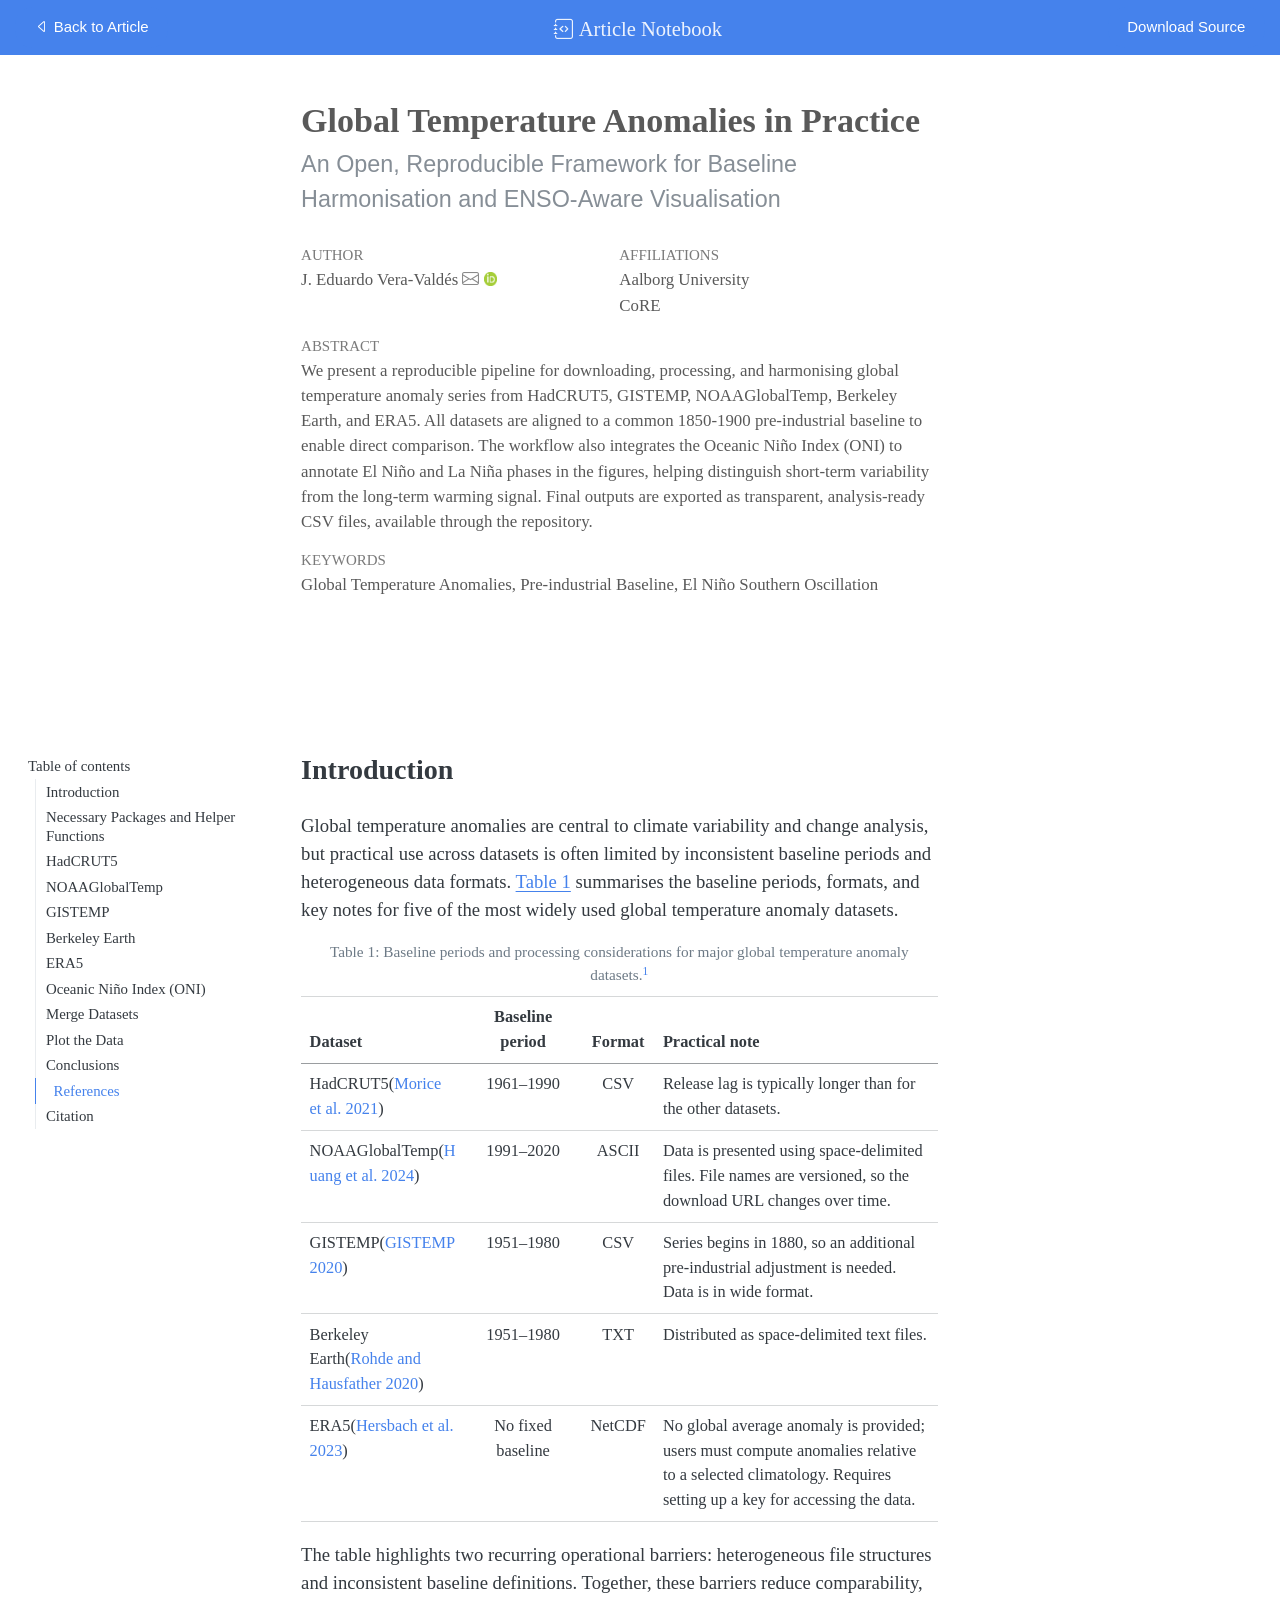
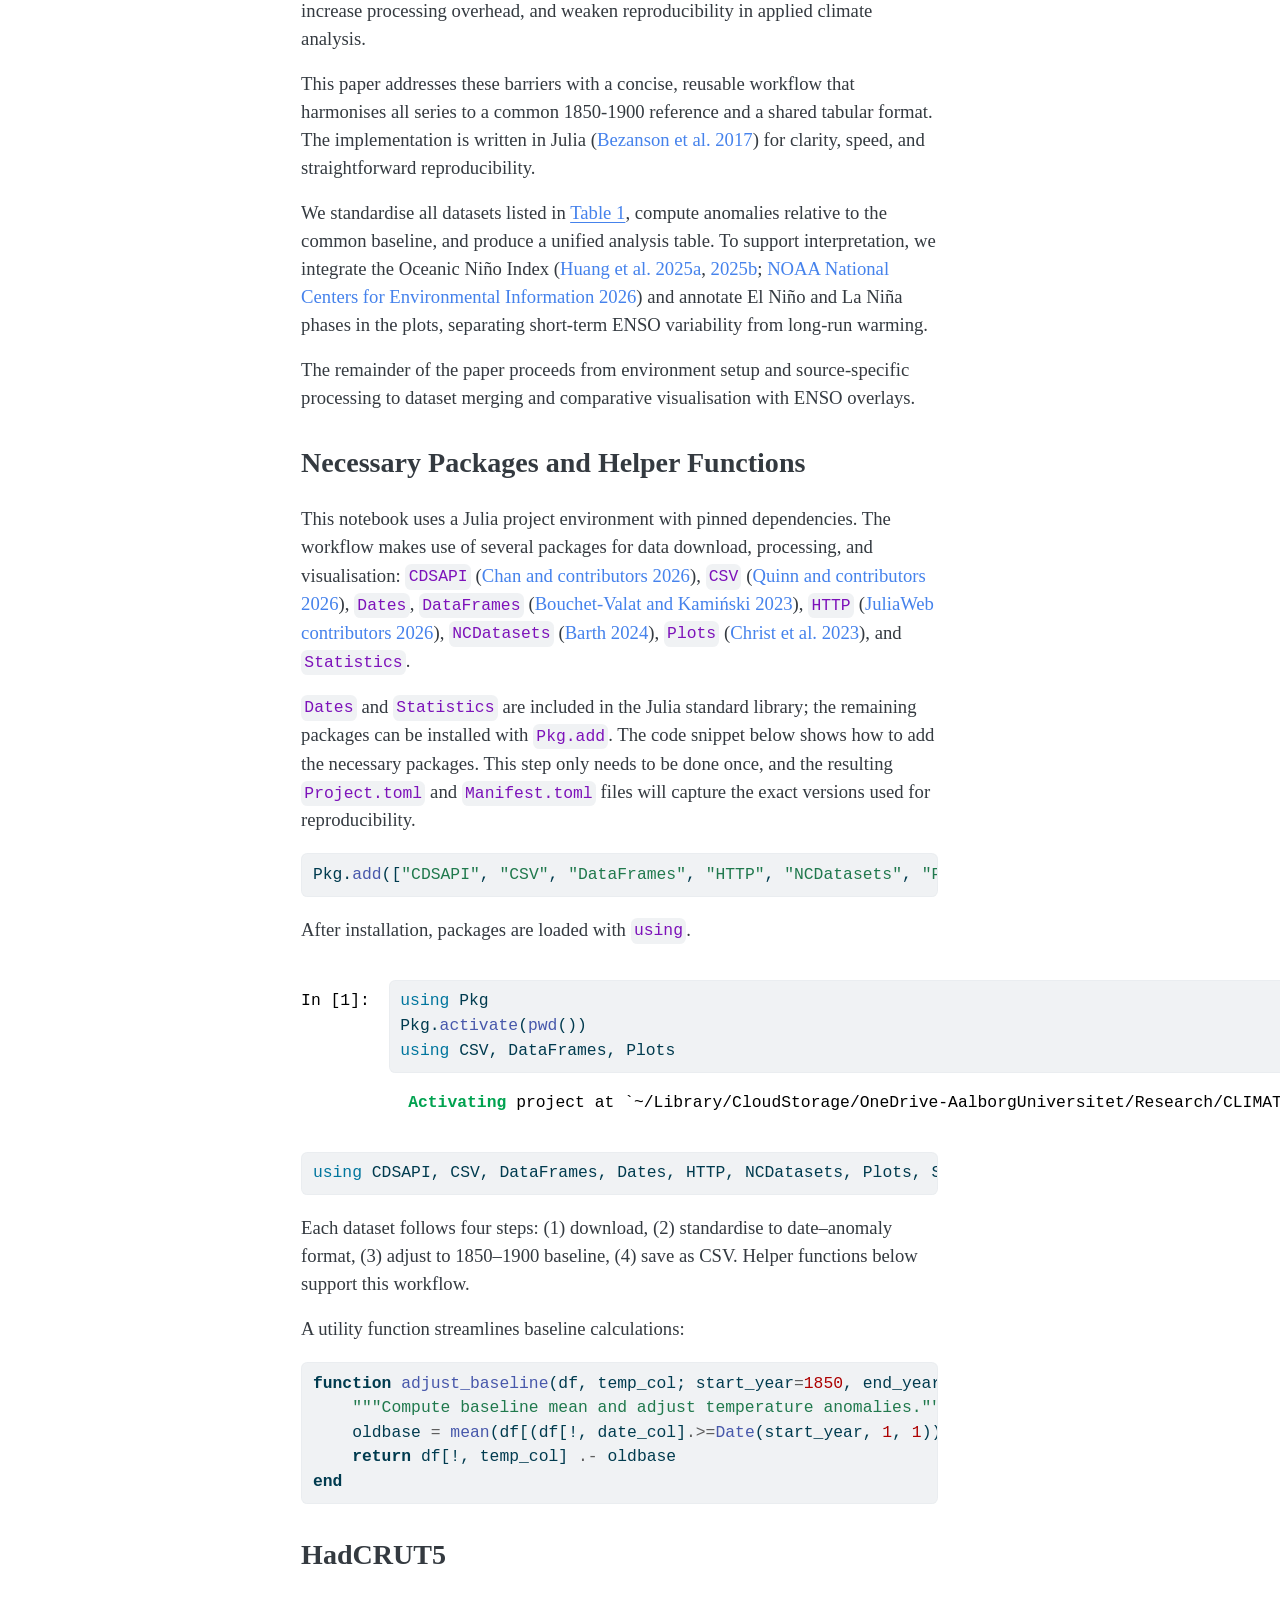
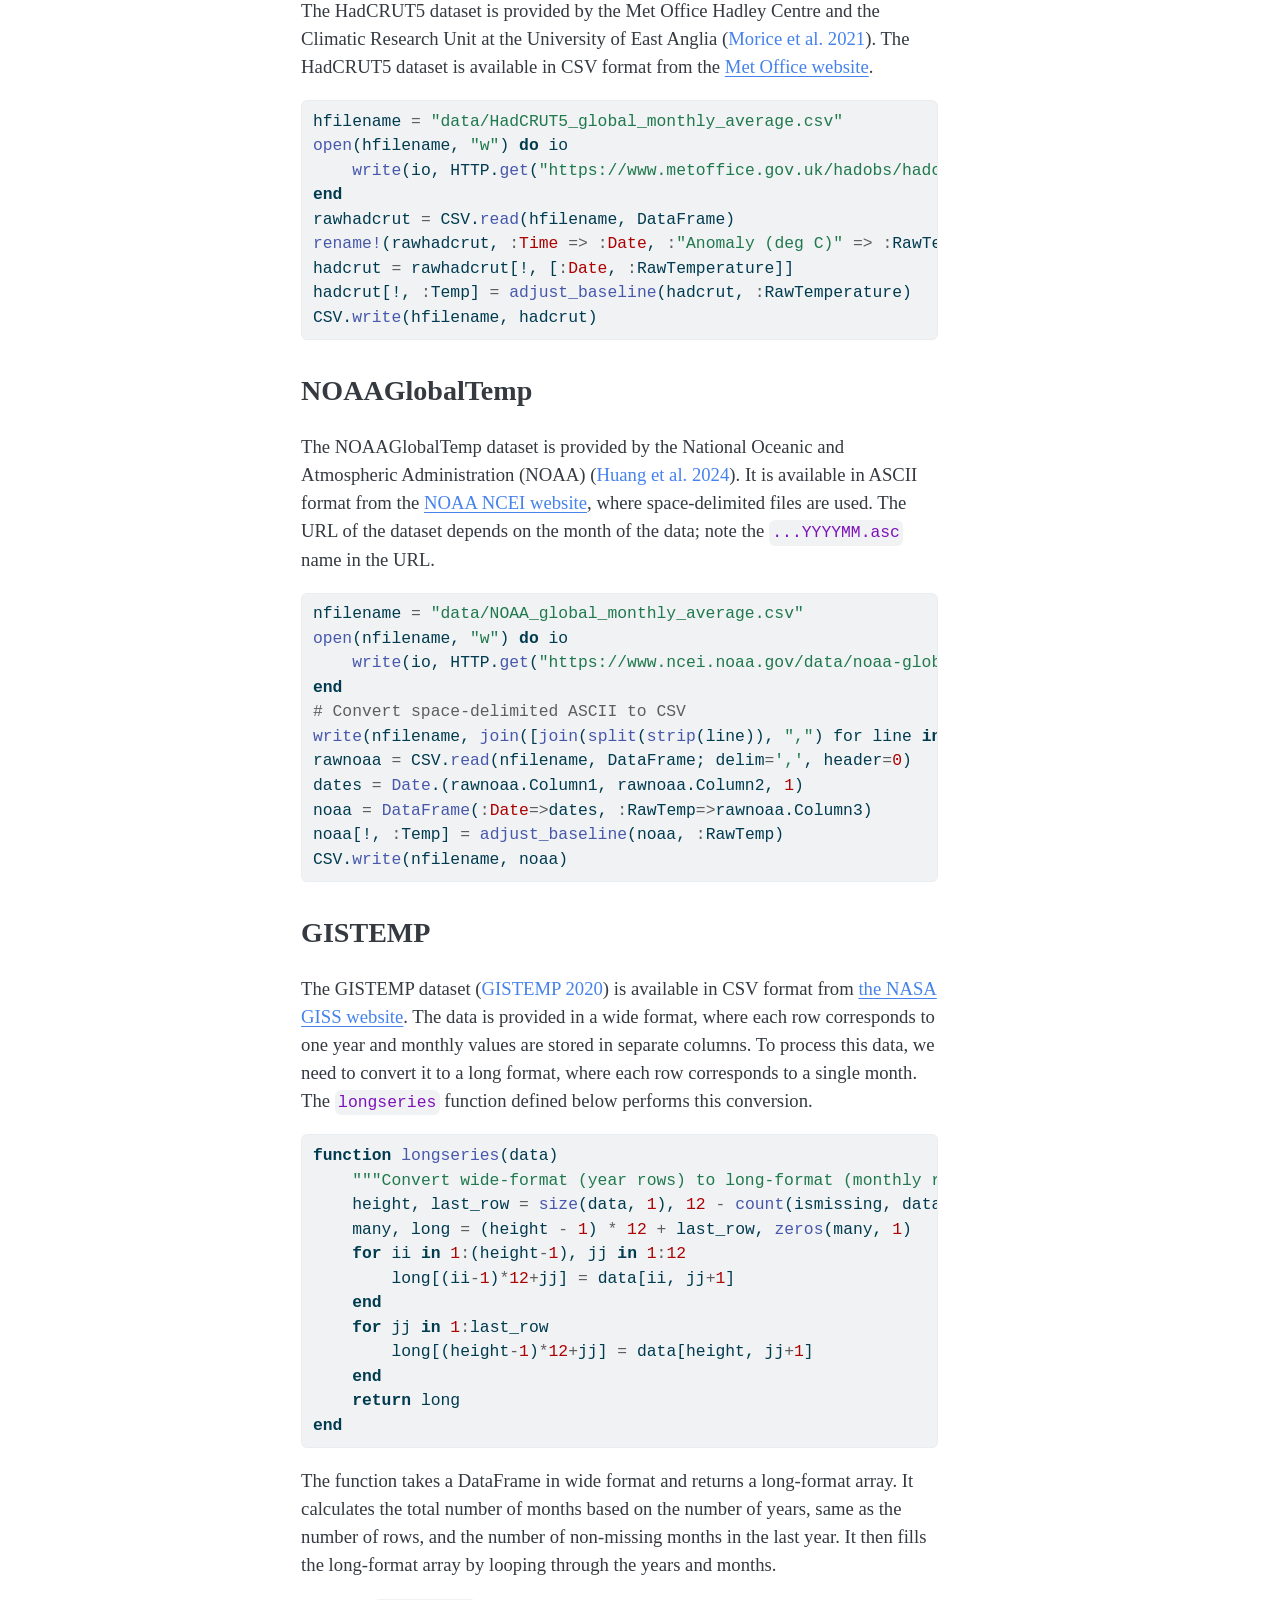
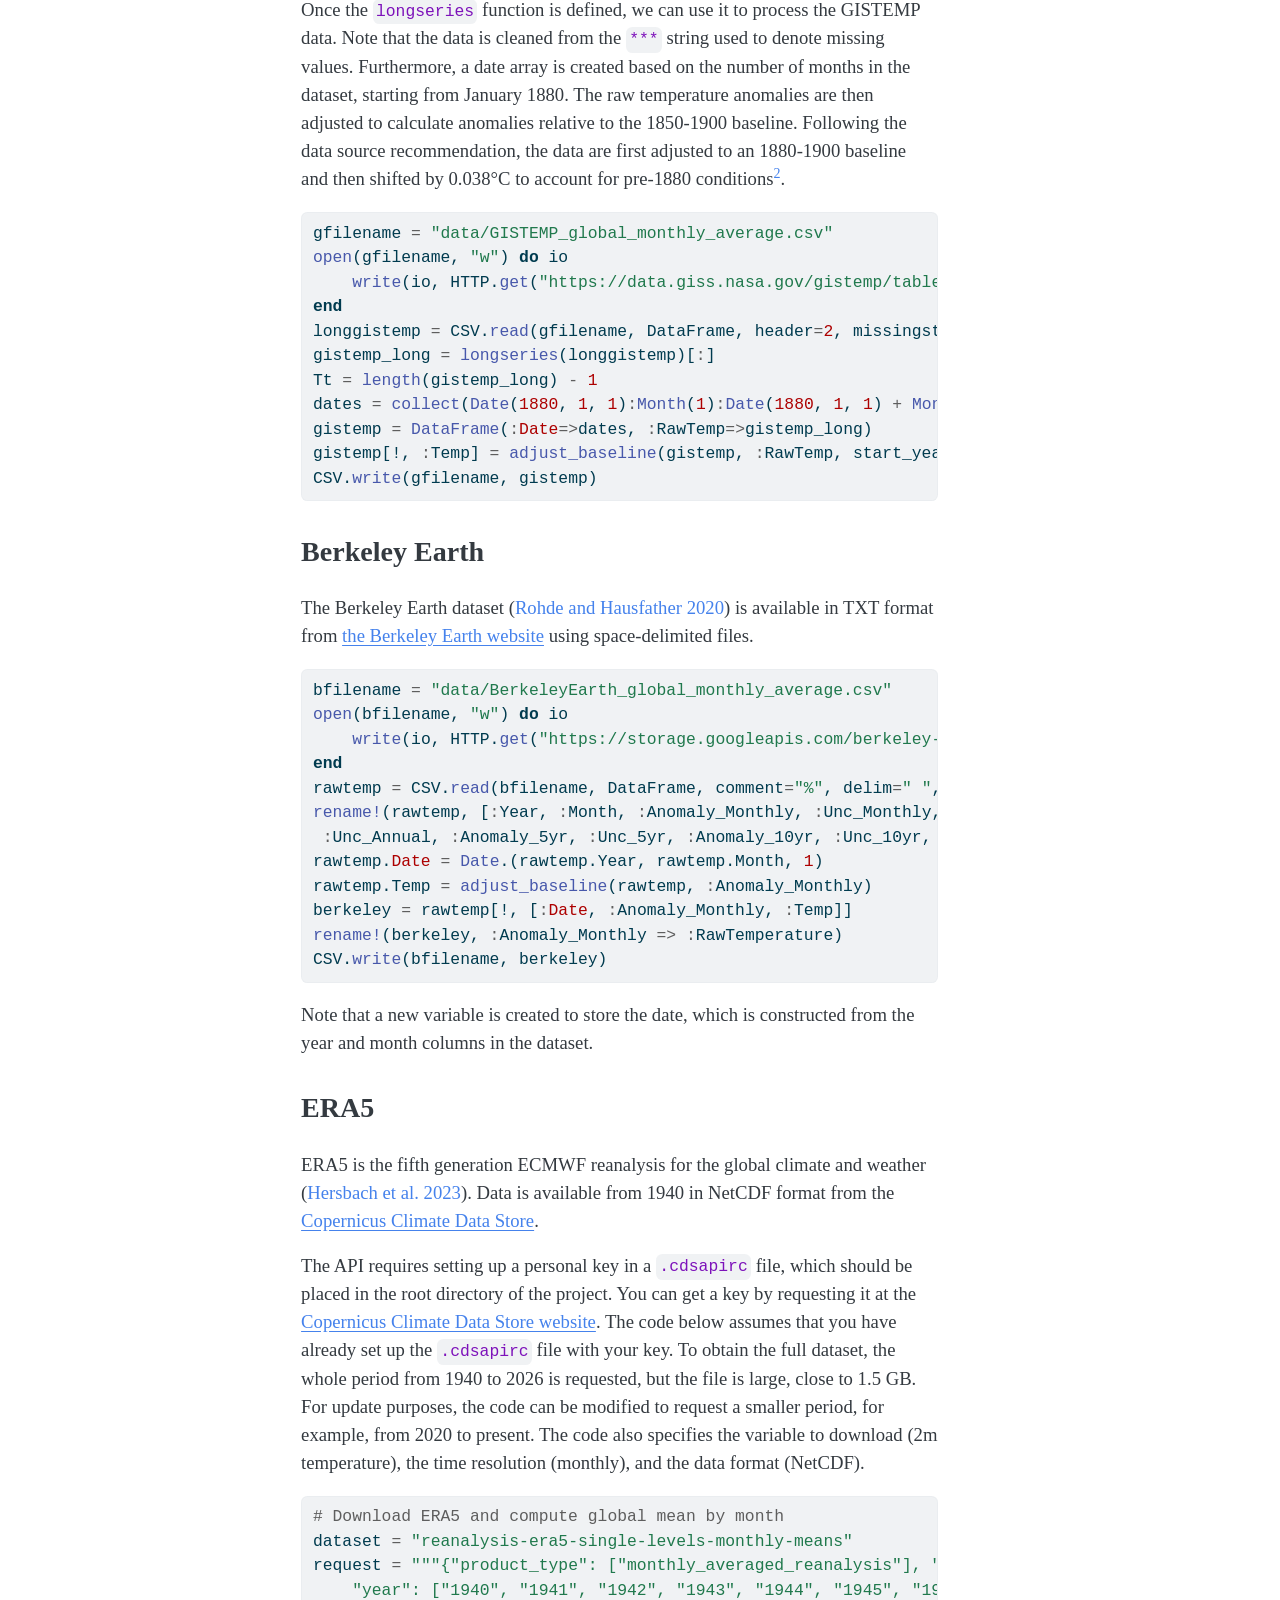
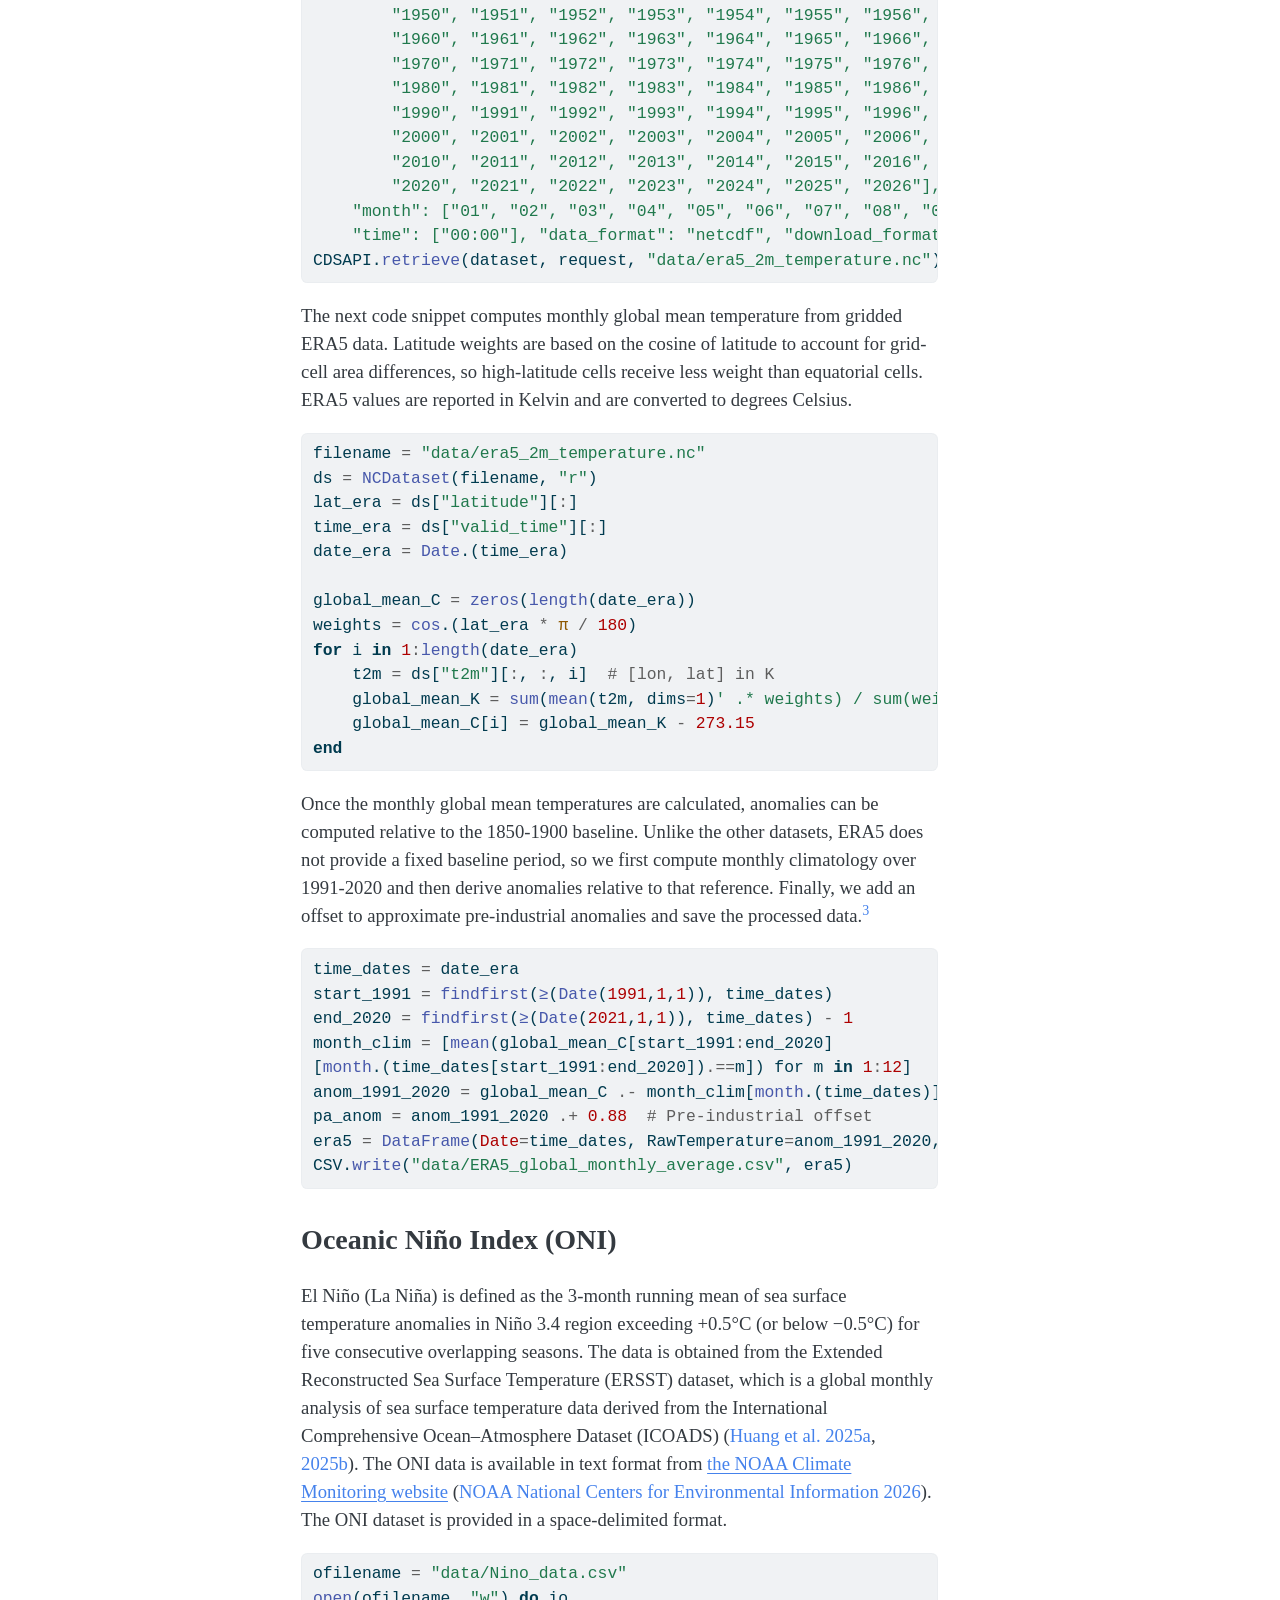
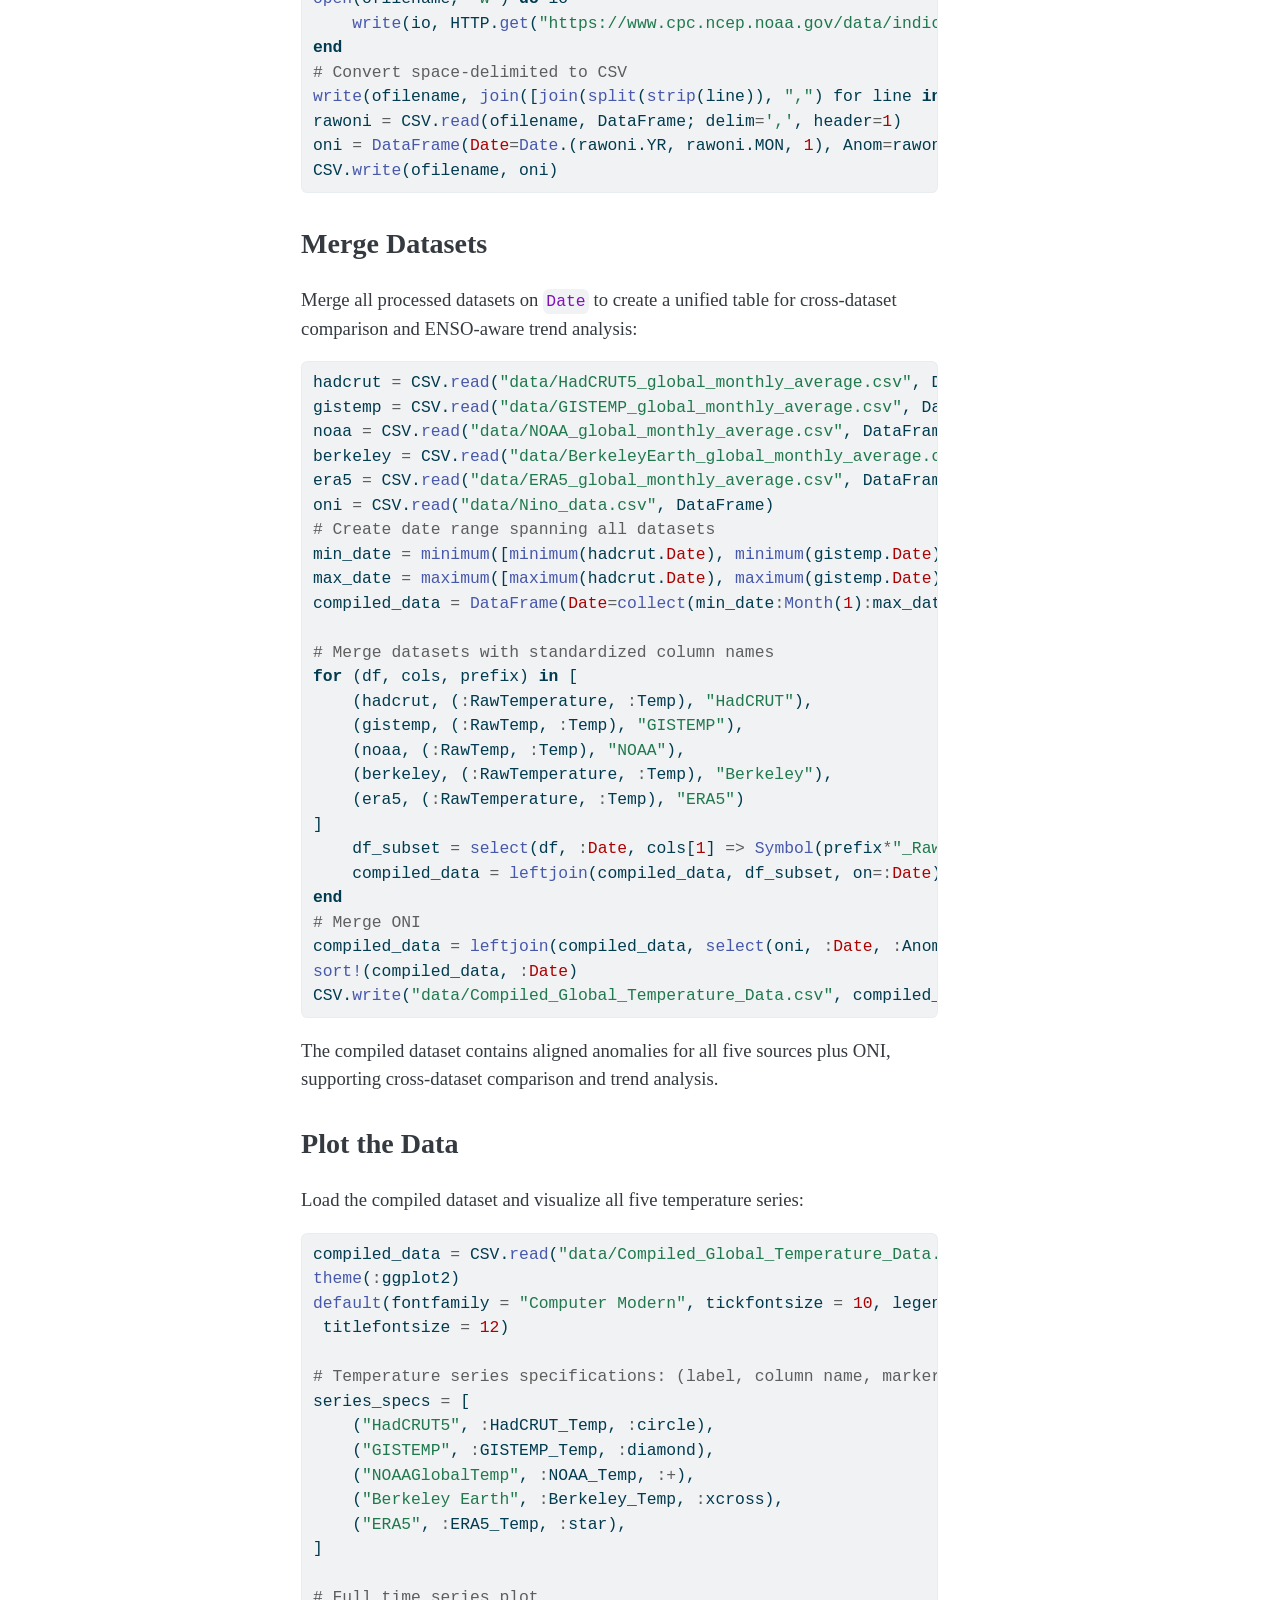
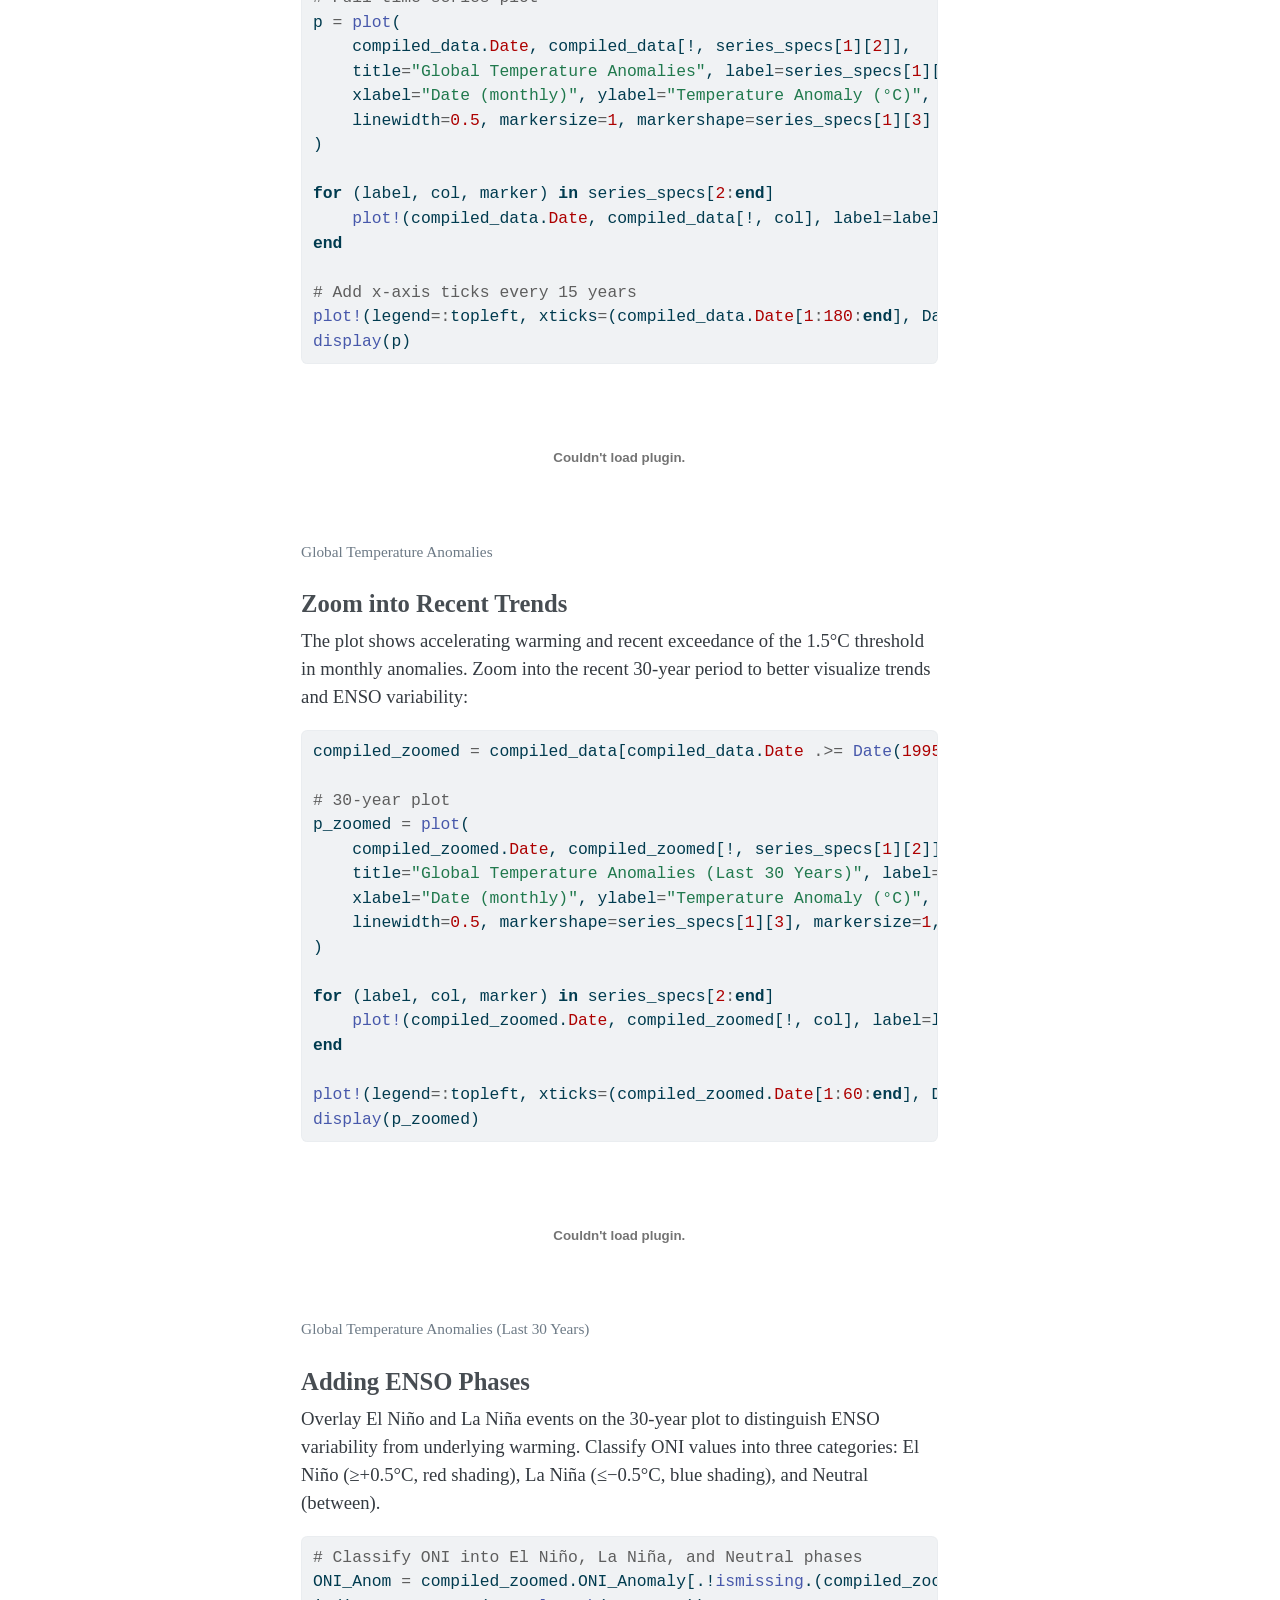
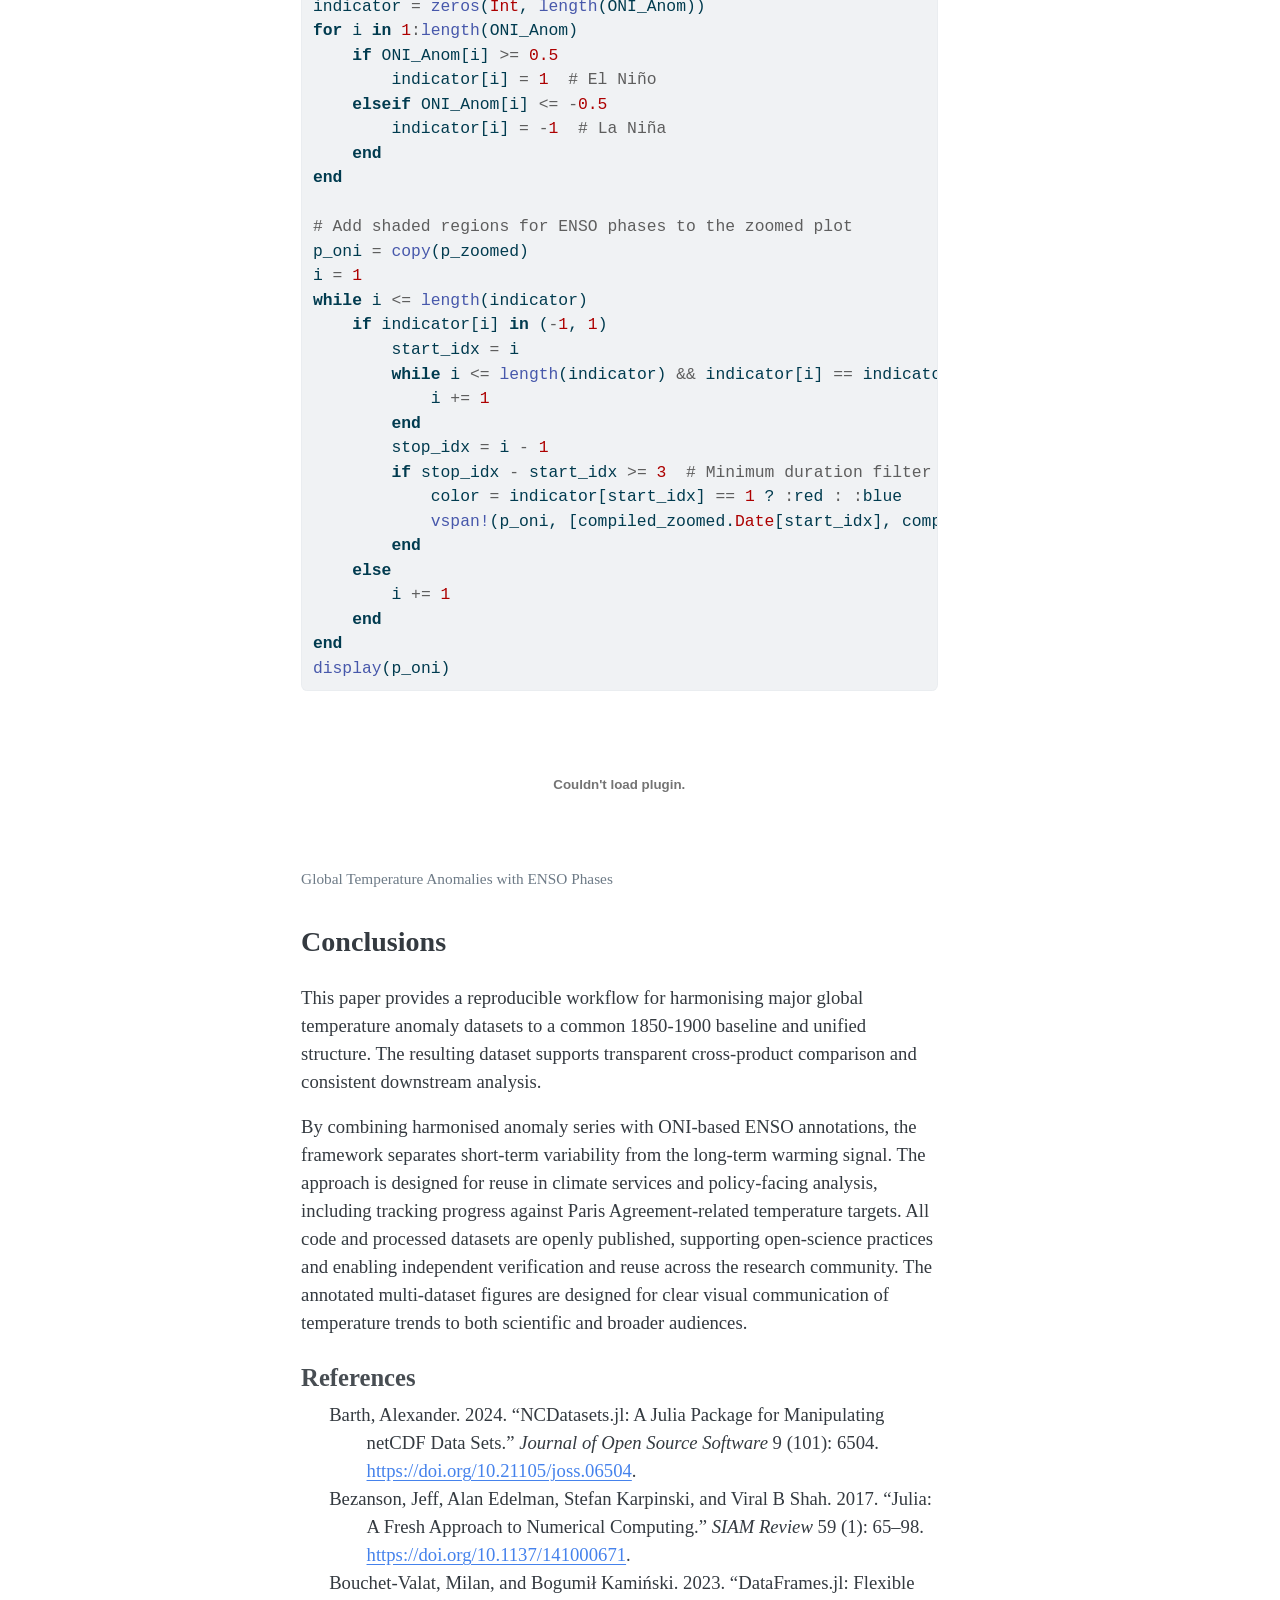
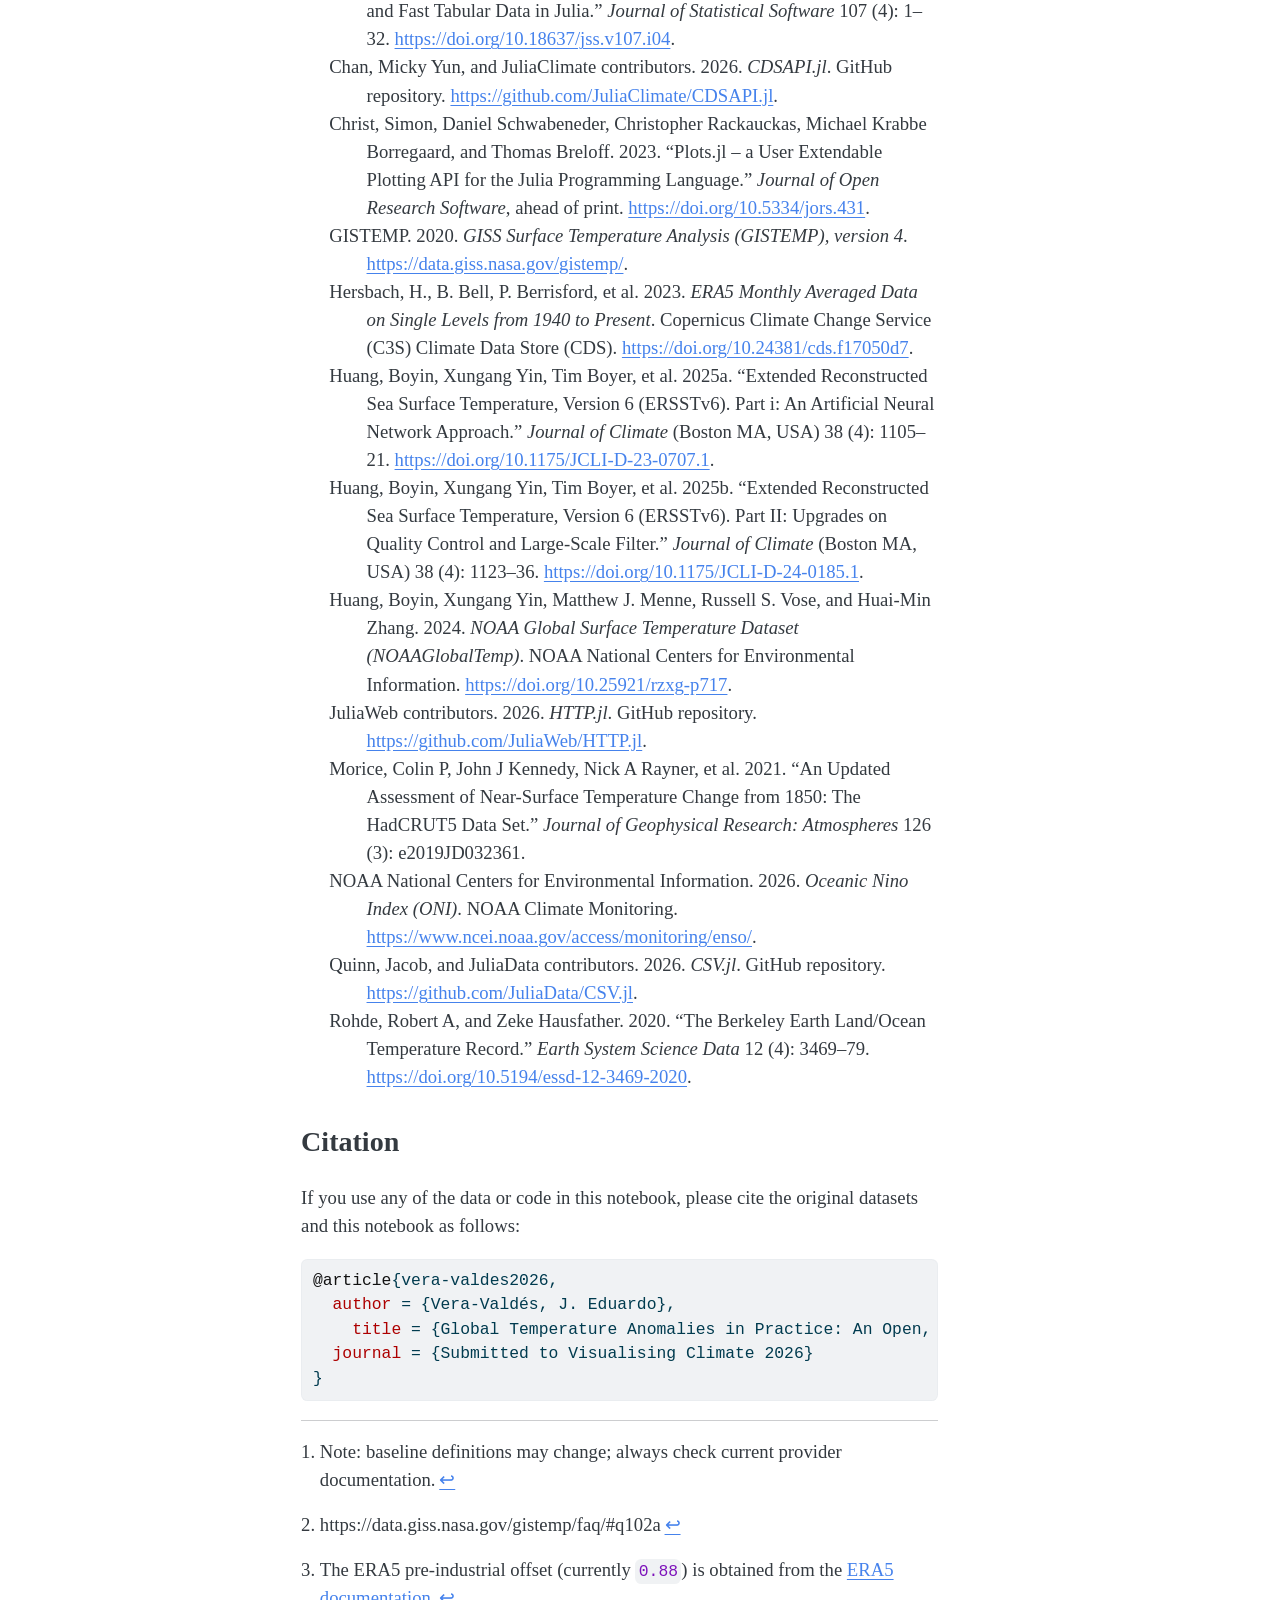
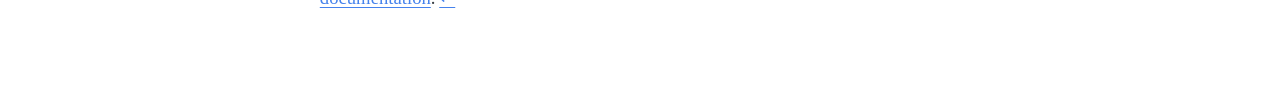
<file: _manuscript/index-preview.html>
<!DOCTYPE html>
<html xmlns="http://www.w3.org/1999/xhtml" lang="en" xml:lang="en"><head>
    <meta charset="utf-8">
    <meta name="generator" content="quarto-1.9.36">

    <meta name="viewport" content="width=device-width, initial-scale=1.0, user-scalable=yes">

    <meta name="author" content="J. Eduardo Vera-Valdés">
    <meta name="keywords" content="Global Temperature Anomalies, Pre-industrial Baseline, El Niño Southern Oscillation">

    <title>Global Temperature Anomalies in Practice</title>
    <style>
      /* Default styles provided by pandoc.
      ** See https://pandoc.org/MANUAL.html#variables-for-html for config info.
      */
      code{white-space: pre-wrap;}
      span.smallcaps{font-variant: small-caps;}
      div.columns{display: flex; gap: min(4vw, 1.5em);}
      div.column{flex: auto; overflow-x: auto;}
      div.hanging-indent{margin-left: 1.5em; text-indent: -1.5em;}
      ul.task-list{list-style: none;}
      ul.task-list li input[type="checkbox"] {
        width: 0.8em;
        margin: 0 0.8em 0.2em -1em; /* quarto-specific, see https://github.com/quarto-dev/quarto-cli/issues/4556 */ 
        vertical-align: middle;
      }
      /* CSS for syntax highlighting */
      html { -webkit-text-size-adjust: 100%; }
      pre > code.sourceCode { white-space: pre; position: relative; }
      pre > code.sourceCode > span { display: inline-block; line-height: 1.25; }
      pre > code.sourceCode > span:empty { height: 1.2em; }
      .sourceCode { overflow: visible; }
      code.sourceCode > span { color: inherit; text-decoration: inherit; }
      div.sourceCode { margin: 1em 0; }
      pre.sourceCode { margin: 0; }
      @media screen {
      div.sourceCode { overflow: auto; }
      }
      @media print {
      pre > code.sourceCode { white-space: pre-wrap; }
      pre > code.sourceCode > span { text-indent: -5em; padding-left: 5em; }
      }
      pre.numberSource code
        { counter-reset: source-line 0; }
      pre.numberSource code > span
        { position: relative; left: -4em; counter-increment: source-line; }
      pre.numberSource code > span > a:first-child::before
        { content: counter(source-line);
          position: relative; left: -1em; text-align: right; vertical-align: baseline;
          border: none; display: inline-block;
          -webkit-touch-callout: none; -webkit-user-select: none;
          -khtml-user-select: none; -moz-user-select: none;
          -ms-user-select: none; user-select: none;
          padding: 0 4px; width: 4em;
        }
      pre.numberSource { margin-left: 3em;  padding-left: 4px; }
      div.sourceCode
        {   }
      @media screen {
      pre > code.sourceCode > span > a:first-child::before { text-decoration: underline; }
      }
      /* CSS for citations */
      div.csl-bib-body { }
      div.csl-entry {
        clear: both;
      }
      .hanging-indent div.csl-entry {
        margin-left:2em;
        text-indent:-2em;
      }
      div.csl-left-margin {
        min-width:2em;
        float:left;
      }
      div.csl-right-inline {
        margin-left:2em;
        padding-left:1em;
      }
      div.csl-indent {
        margin-left: 2em;
      }    </style>

    <style>
      body.hypothesis-enabled #quarto-embed-header {
        padding-right: 36px;
      }

      #quarto-embed-header {
        height: 3em;
        width: 100%;
        display: flex;
        justify-content: space-between;
        align-items: center;
        border-bottom: solid 1px;
      }

      #quarto-embed-header h6 {
        font-size: 1.1em;
        padding-top: 0.6em;
        margin-left: 1em;
        margin-right: 1em;
        font-weight: 400;
      }

      #quarto-embed-header a.quarto-back-link,
      #quarto-embed-header a.quarto-download-embed {
        font-size: 0.8em;
        margin-top: 1em;
        margin-bottom: 1em;
        margin-left: 1em;
        margin-right: 1em;
      }

      .quarto-back-container {
        padding-left: 0.5em;
        display: flex;
      }

      .headroom {
          will-change: transform;
          transition: transform 200ms linear;
      }

      .headroom--pinned {
          transform: translateY(0%);
      }

      .headroom--unpinned {
          transform: translateY(-100%);
      }      
    </style>

    <script>
    window.document.addEventListener("DOMContentLoaded", function () {

      var header = window.document.querySelector("#quarto-embed-header");
      const titleBannerEl = window.document.querySelector("body > #title-block-header");
      if (titleBannerEl) {
        titleBannerEl.style.paddingTop = header.clientHeight + "px";
      }
      const contentEl = window.document.getElementById('quarto-content');
      for (const child of contentEl.children) {
        child.style.paddingTop = header.clientHeight + "px";
        child.style.marginTop = "1em";
      }

      // Use the article root if the `back` call doesn't work. This isn't perfect
      // but should typically work
      window.quartoBackToArticle = () => {
        var currentUrl = window.location.href;
        window.history.back();
        setTimeout(() => {
            // if location was not changed in 100 ms, then there is no history back
            if(currentUrl === window.location.href){              
                // redirect to site root
                window.location.href = "index.html";
            }
        }, 100);
      }

      const headroom = new window.Headroom(header, {
        tolerance: 5,
        onPin: function () {
        },
        onUnpin: function () {
        },
      });
      headroom.init();
    });
    </script>

    
<script src="site_libs/manuscript-notebook/headroom.min.js"></script>
<script src="site_libs/clipboard/clipboard.min.js"></script>
<script src="site_libs/quarto-html/quarto.js" type="module"></script>
<script src="site_libs/quarto-html/tabsets/tabsets.js" type="module"></script>
<script src="site_libs/quarto-html/popper.min.js"></script>
<script src="site_libs/quarto-html/tippy.umd.min.js"></script>
<script src="site_libs/quarto-html/anchor.min.js"></script>
<link href="site_libs/quarto-html/tippy.css" rel="stylesheet">
<link href="site_libs/quarto-html/quarto-syntax-highlighting-845c23b38eaddc0f92fda52bfe77a8c8.css" rel="stylesheet" id="quarto-text-highlighting-styles">
<script src="site_libs/bootstrap/bootstrap.min.js"></script>
<link href="site_libs/bootstrap/bootstrap-icons.css" rel="stylesheet">
<link href="site_libs/bootstrap/bootstrap-8f5aaeea82cc4f50eaaebbb75702c700.min.css" rel="stylesheet" append-hash="true" id="quarto-bootstrap" data-mode="light">
<script src="site_libs/quarto-contrib/glightbox/glightbox.min.js"></script>
<link href="site_libs/quarto-contrib/glightbox/glightbox.min.css" rel="stylesheet">
<link href="site_libs/quarto-contrib/glightbox/lightbox.css" rel="stylesheet">
     
      <meta name="citation_title" content="Global Temperature Anomalies in Practice">
<meta name="citation_abstract" content="We present a reproducible pipeline for downloading, processing, and harmonising global temperature anomaly series from HadCRUT5, GISTEMP, NOAAGlobalTemp, Berkeley Earth, and ERA5. All datasets are aligned to a common 1850-1900 pre-industrial baseline to enable direct comparison. The workflow also integrates the Oceanic Niño Index (ONI) to annotate El Niño and La Niña phases in the figures, helping distinguish short-term variability from the long-term warming signal. Final outputs are exported as transparent, analysis-ready CSV files, available through the repository.
">
<meta name="citation_keywords" content="Global Temperature Anomalies,Pre-industrial Baseline,El Niño Southern Oscillation">
<meta name="citation_author" content="J. Eduardo Vera-Valdés">
<meta name="citation_language" content="en">
<meta name="citation_reference" content="citation_title=An updated assessment of near-surface temperature change from 1850: The HadCRUT5 data set;,citation_author=Colin P Morice;,citation_author=John J Kennedy;,citation_author=Nick A Rayner;,citation_author=JP Winn;,citation_author=Emma Hogan;,citation_author=RE Killick;,citation_author=RJH Dunn;,citation_author=TJ Osborn;,citation_author=PD Jones;,citation_author=IR Simpson;,citation_publication_date=2021;,citation_cover_date=2021;,citation_year=2021;,citation_issue=3;,citation_volume=126;,citation_journal_title=Journal of Geophysical Research: Atmospheres;,citation_publisher=Wiley Online Library;">
<meta name="citation_reference" content="citation_title=GISS Surface Temperature Analysis (GISTEMP), version 4;,citation_author=GISTEMP;,citation_publication_date=2020;,citation_cover_date=2020;,citation_year=2020;,citation_fulltext_html_url=https://data.giss.nasa.gov/gistemp/;">
<meta name="citation_reference" content="citation_title=The berkeley earth land/ocean temperature record;,citation_author=Robert A Rohde;,citation_author=Zeke Hausfather;,citation_publication_date=2020;,citation_cover_date=2020;,citation_year=2020;,citation_fulltext_html_url=https://essd.copernicus.org/articles/12/3469/2020/;,citation_issue=4;,citation_doi=10.5194/essd-12-3469-2020;,citation_volume=12;,citation_journal_title=Earth System Science Data;,citation_publisher=Copernicus GmbH;">
<meta name="citation_reference" content="citation_title=NOAA global surface temperature dataset (NOAAGlobalTemp);,citation_author=Boyin Huang;,citation_author=Xungang Yin;,citation_author=Matthew J. Menne;,citation_author=Russell S. Vose;,citation_author=Huai-Min Zhang;,citation_publication_date=2024;,citation_cover_date=2024;,citation_year=2024;,citation_fulltext_html_url=https://doi.org/10.25921/rzxg-p717;,citation_doi=10.25921/rzxg-p717;,citation_publisher=NOAA National Centers for Environmental Information;">
<meta name="citation_reference" content="citation_title=ERA5 monthly averaged data on single levels from 1940 to present;,citation_author=H. Hersbach;,citation_author=B. Bell;,citation_author=P. Berrisford;,citation_author=G. Biavati;,citation_author=A. Horányi;,citation_author=J. Muñoz Sabater;,citation_author=J. Nicolas;,citation_author=C. Peubey;,citation_author=R. Radu;,citation_author=I. Rozum;,citation_author=D. Schepers;,citation_author=A. Simmons;,citation_author=C. Soci;,citation_author=D. Dee;,citation_author=J.-N. Thépaut;,citation_publication_date=2023;,citation_cover_date=2023;,citation_year=2023;,citation_fulltext_html_url=https://doi.org/10.24381/cds.f17050d7;,citation_doi=10.24381/cds.f17050d7;,citation_publisher=Copernicus Climate Change Service (C3S) Climate Data Store (CDS);">
<meta name="citation_reference" content="citation_title=Extended reconstructed sea surface temperature, version 6 (ERSSTv6). Part i: An artificial neural network approach;,citation_author=Boyin Huang;,citation_author=Xungang Yin;,citation_author=Tim Boyer;,citation_author=Chunying Liu;,citation_author=Matthew Menne;,citation_author=Yuhan Douglas Rao;,citation_author=Thomas Smith;,citation_author=Russell Vose;,citation_author=Huai-Min Zhang;,citation_publication_date=2025;,citation_cover_date=2025;,citation_year=2025;,citation_fulltext_html_url=https://journals.ametsoc.org/view/journals/clim/38/4/JCLI-D-23-0707.1.xml;,citation_issue=4;,citation_doi=10.1175/JCLI-D-23-0707.1;,citation_volume=38;,citation_journal_title=Journal of Climate;,citation_publisher=American Meteorological Society;">
<meta name="citation_reference" content="citation_title=Extended reconstructed sea surface temperature, version 6 (ERSSTv6). Part II: Upgrades on quality control and large-scale filter;,citation_author=Boyin Huang;,citation_author=Xungang Yin;,citation_author=Tim Boyer;,citation_author=Chunying Liu;,citation_author=Matthew Menne;,citation_author=Yuhan Douglas Rao;,citation_author=Thomas Smith;,citation_author=Russell Vose;,citation_author=Huai-Min Zhang;,citation_publication_date=2025;,citation_cover_date=2025;,citation_year=2025;,citation_fulltext_html_url=https://journals.ametsoc.org/view/journals/clim/38/4/JCLI-D-24-0185.1.xml;,citation_issue=4;,citation_doi=10.1175/JCLI-D-24-0185.1;,citation_volume=38;,citation_journal_title=Journal of Climate;,citation_publisher=American Meteorological Society;">
<meta name="citation_reference" content="citation_title=Oceanic Nino Index (ONI);,citation_author=NOAA National Centers for Environmental Information;,citation_publication_date=2026;,citation_cover_date=2026;,citation_year=2026;,citation_fulltext_html_url=https://www.ncei.noaa.gov/access/monitoring/enso/;,citation_publisher=NOAA Climate Monitoring;">
<meta name="citation_reference" content="citation_title=Breaching 1.5°C: Give me the odds;,citation_author=J. Eduardo Vera-Valdés;,citation_author=Olivia Kvist;,citation_publication_date=2024-12-17;,citation_cover_date=2024-12-17;,citation_year=2024;,citation_fulltext_html_url=https://arxiv.org/abs/2412.13855;,citation_doi=10.48550/arXiv.2412.13855;,citation_journal_title=arXiv;">
<meta name="citation_reference" content="citation_title=Global warming has accelerated significantly;,citation_author=G. Foster;,citation_author=S. Rahmstorf;,citation_publication_date=2026;,citation_cover_date=2026;,citation_year=2026;,citation_fulltext_html_url=https://agupubs.onlinelibrary.wiley.com/doi/abs/10.1029/2025GL118804;,citation_issue=5;,citation_doi=https://doi.org/10.1029/2025GL118804;,citation_volume=53;,citation_journal_title=Geophysical Research Letters;">
<meta name="citation_reference" content="citation_title=Julia: A fresh approach to numerical computing;,citation_author=Jeff Bezanson;,citation_author=Alan Edelman;,citation_author=Stefan Karpinski;,citation_author=Viral B Shah;,citation_publication_date=2017;,citation_cover_date=2017;,citation_year=2017;,citation_fulltext_html_url=https://doi.org/10.1137/141000671;,citation_issue=1;,citation_volume=59;,citation_journal_title=SIAM review;,citation_publisher=SIAM;">
<meta name="citation_reference" content="citation_title=CSV.jl;,citation_author=Jacob Quinn;,citation_author=JuliaData contributors;,citation_publication_date=2026;,citation_cover_date=2026;,citation_year=2026;,citation_fulltext_html_url=https://github.com/JuliaData/CSV.jl;,citation_publisher=GitHub repository;">
<meta name="citation_reference" content="citation_title=DataFrames.jl: Flexible and Fast Tabular Data in Julia;,citation_author=Milan Bouchet-Valat;,citation_author=Bogumił Kamiński;,citation_publication_date=2023;,citation_cover_date=2023;,citation_year=2023;,citation_fulltext_html_url=https://doi.org/10.18637/jss.v107.i04;,citation_issue=4;,citation_doi=10.18637/jss.v107.i04;,citation_volume=107;,citation_journal_title=Journal of Statistical Software;">
<meta name="citation_reference" content="citation_title=HTTP.jl;,citation_author=JuliaWeb contributors;,citation_publication_date=2026;,citation_cover_date=2026;,citation_year=2026;,citation_fulltext_html_url=https://github.com/JuliaWeb/HTTP.jl;,citation_publisher=GitHub repository;">
<meta name="citation_reference" content="citation_title=CDSAPI.jl;,citation_author=Micky Yun Chan;,citation_author=JuliaClimate contributors;,citation_publication_date=2026;,citation_cover_date=2026;,citation_year=2026;,citation_fulltext_html_url=https://github.com/JuliaClimate/CDSAPI.jl;,citation_publisher=GitHub repository;">
<meta name="citation_reference" content="citation_title=NCDatasets.jl: A Julia Package for Manipulating netCDF Data Sets;,citation_author=Alexander Barth;,citation_publication_date=2024;,citation_cover_date=2024;,citation_year=2024;,citation_fulltext_html_url=https://doi.org/10.21105/joss.06504;,citation_issue=101;,citation_doi=10.21105/joss.06504;,citation_volume=9;,citation_journal_title=Journal of Open Source Software;">
<meta name="citation_reference" content="citation_title=Plots.jl – a User Extendable Plotting API for the Julia Programming Language;,citation_author=Simon Christ;,citation_author=Daniel Schwabeneder;,citation_author=Christopher Rackauckas;,citation_author=Michael Krabbe Borregaard;,citation_author=Thomas Breloff;,citation_publication_date=2023;,citation_cover_date=2023;,citation_year=2023;,citation_fulltext_html_url=https://doi.org/10.5334/jors.431;,citation_doi=10.5334/jors.431;,citation_journal_title=Journal of Open Research Software;">
</head>

  <body class="quarto-notebook quarto-light">
    <div id="quarto-embed-header" class="headroom fixed-top bg-primary">
      
      <a onclick="window.quartoBackToArticle(); return false;" class="btn btn-primary quarto-back-link" href=""><i class="bi bi-caret-left"></i> Back to Article</a>
      <h6><i class="bi bi-journal-code"></i> Article Notebook</h6>

            <a href="./index.qmd" class="btn btn-primary quarto-download-embed" download="index.qmd">Download Source</a>
          </div>

     <header id="title-block-header" class="quarto-title-block default toc-left page-columns page-full">
  <div class="quarto-title-banner page-columns page-full">
    <div class="quarto-title column-body">
      <h1 class="title">Global Temperature Anomalies in Practice</h1>
            <p class="subtitle lead">An Open, Reproducible Framework for Baseline Harmonisation and ENSO-Aware Visualisation</p>
          </div>

    
    <div class="quarto-title-meta-container">
      <div class="quarto-title-meta-column-start">
            <div class="quarto-title-meta-author">
          <div class="quarto-title-meta-heading">Author</div>
          <div class="quarto-title-meta-heading">Affiliations</div>
          
                <div class="quarto-title-meta-contents">
            <p class="author"><a href="https://everval.github.io">J. Eduardo Vera-Valdés</a> <a href="mailto:eduardo@math.aau.dk" class="quarto-title-author-email"><i class="bi bi-envelope"></i></a> <a href="https://orcid.org/0000-0002-0337-8055" class="quarto-title-author-orcid"> <img src="[data-uri]"></a></p>
          </div>
                <div class="quarto-title-meta-contents">
                    <p class="affiliation">
                        Aalborg University
                      </p>
                    <p class="affiliation">
                        CoRE
                      </p>
                  </div>
                    </div>
        
        <div class="quarto-title-meta">

                      
          
                
              </div>
      </div>
      <div class="quarto-title-meta-column-end quarto-other-formats-target">
      </div>
    </div>

    <div>
      <div class="abstract">
        <div class="block-title">Abstract</div>
        <p>We present a reproducible pipeline for downloading, processing, and harmonising global temperature anomaly series from HadCRUT5, GISTEMP, NOAAGlobalTemp, Berkeley Earth, and ERA5. All datasets are aligned to a common 1850-1900 pre-industrial baseline to enable direct comparison. The workflow also integrates the Oceanic Niño Index (ONI) to annotate El Niño and La Niña phases in the figures, helping distinguish short-term variability from the long-term warming signal. Final outputs are exported as transparent, analysis-ready CSV files, available through the repository.</p>
      </div>
    </div>

    <div>
      <div class="keywords">
        <div class="block-title">Keywords</div>
        <p>Global Temperature Anomalies, Pre-industrial Baseline, El Niño Southern Oscillation</p>
      </div>
    </div>

    <div class="quarto-other-links-text-target">
    </div>  </div>
</header><div id="quarto-content" class="page-columns page-rows-contents page-layout-article toc-left">
<div id="quarto-sidebar-toc-left" class="sidebar toc-left">
  <nav id="TOC" role="doc-toc" class="toc-active">
    <h2 id="toc-title">Table of contents</h2>
   
  <ul>
  <li><a href="#introduction" id="toc-introduction" class="nav-link active" data-scroll-target="#introduction">Introduction</a></li>
  <li><a href="#necessary-packages-and-helper-functions" id="toc-necessary-packages-and-helper-functions" class="nav-link" data-scroll-target="#necessary-packages-and-helper-functions">Necessary Packages and Helper Functions</a></li>
  <li><a href="#sec-HadCRUT5" id="toc-sec-HadCRUT5" class="nav-link" data-scroll-target="#sec-HadCRUT5">HadCRUT5</a></li>
  <li><a href="#sec-NOAAGlobalTemp" id="toc-sec-NOAAGlobalTemp" class="nav-link" data-scroll-target="#sec-NOAAGlobalTemp">NOAAGlobalTemp</a></li>
  <li><a href="#sec-GISTEMP" id="toc-sec-GISTEMP" class="nav-link" data-scroll-target="#sec-GISTEMP">GISTEMP</a></li>
  <li><a href="#sec-BerkeleyEarth" id="toc-sec-BerkeleyEarth" class="nav-link" data-scroll-target="#sec-BerkeleyEarth">Berkeley Earth</a></li>
  <li><a href="#sec-ERA5" id="toc-sec-ERA5" class="nav-link" data-scroll-target="#sec-ERA5">ERA5</a></li>
  <li><a href="#sec-ONI" id="toc-sec-ONI" class="nav-link" data-scroll-target="#sec-ONI">Oceanic Niño Index (ONI)</a></li>
  <li><a href="#sec-merge-all-datasets" id="toc-sec-merge-all-datasets" class="nav-link" data-scroll-target="#sec-merge-all-datasets">Merge Datasets</a></li>
  <li><a href="#sec-plot-data" id="toc-sec-plot-data" class="nav-link" data-scroll-target="#sec-plot-data">Plot the Data</a>
  <ul class="collapse">
  <li><a href="#sec-zoom-recent-trends" id="toc-sec-zoom-recent-trends" class="nav-link" data-scroll-target="#sec-zoom-recent-trends">Zoom into Recent Trends</a></li>
  <li><a href="#sec-Adding-ONI" id="toc-sec-Adding-ONI" class="nav-link" data-scroll-target="#sec-Adding-ONI">Adding ENSO Phases</a></li>
  </ul></li>
  <li><a href="#conclusions" id="toc-conclusions" class="nav-link" data-scroll-target="#conclusions">Conclusions</a>
  <ul class="collapse">
  <li><a href="#references" id="toc-references" class="nav-link" data-scroll-target="#references">References</a></li>
  </ul></li>
  <li><a href="#citation" id="toc-citation" class="nav-link" data-scroll-target="#citation">Citation</a></li>
  </ul>
</nav>
</div>
<div id="quarto-margin-sidebar" class="sidebar margin-sidebar zindex-bottom">
</div>
<main class="content quarto-banner-title-block" id="quarto-document-content">      

       <section id="introduction" class="level2">
<h2 class="anchored" data-anchor-id="introduction">Introduction</h2>
<p>Global temperature anomalies are central to climate variability and change analysis, but practical use across datasets is often limited by inconsistent baseline periods and heterogeneous data formats. <a href="#tbl-baselines" class="quarto-xref">Table&nbsp;1</a> summarises the baseline periods, formats, and key notes for five of the most widely used global temperature anomaly datasets.</p>
<div id="tbl-baselines" class="quarto-float quarto-figure quarto-figure-center anchored" data-tbl-colwidths="[20,20,9,51]">
<figure class="quarto-float quarto-float-tbl figure">
<figcaption class="quarto-float-caption-top quarto-float-caption quarto-float-tbl" id="tbl-baselines-caption-0ceaefa1-69ba-4598-a22c-09a6ac19f8ca">
Table&nbsp;1: Baseline periods and processing considerations for major global temperature anomaly datasets.<a href="#fn1" class="footnote-ref" id="fnref1" role="doc-noteref"><sup>1</sup></a>
</figcaption>
<div aria-describedby="tbl-baselines-caption-0ceaefa1-69ba-4598-a22c-09a6ac19f8ca">
<table class="caption-top table">
<colgroup>
<col style="width: 20%">
<col style="width: 20%">
<col style="width: 9%">
<col style="width: 51%">
</colgroup>
<thead>
<tr class="header">
<th style="text-align: left;">Dataset</th>
<th style="text-align: center;">Baseline period</th>
<th style="text-align: center;">Format</th>
<th style="text-align: left;">Practical note</th>
</tr>
</thead>
<tbody>
<tr class="odd">
<td style="text-align: left;">HadCRUT5<span class="citation" data-cites="HadCRUT5">(<a href="#ref-HadCRUT5" role="doc-biblioref">Morice et al. 2021</a>)</span></td>
<td style="text-align: center;">1961–1990</td>
<td style="text-align: center;">CSV</td>
<td style="text-align: left;">Release lag is typically longer than for the other datasets.</td>
</tr>
<tr class="even">
<td style="text-align: left;">NOAAGlobalTemp<span class="citation" data-cites="NOAAGlobalTemp">(<a href="#ref-NOAAGlobalTemp" role="doc-biblioref">Huang et al. 2024</a>)</span></td>
<td style="text-align: center;">1991–2020</td>
<td style="text-align: center;">ASCII</td>
<td style="text-align: left;">Data is presented using space-delimited files. File names are versioned, so the download URL changes over time.</td>
</tr>
<tr class="odd">
<td style="text-align: left;">GISTEMP<span class="citation" data-cites="GISTEMP">(<a href="#ref-GISTEMP" role="doc-biblioref">GISTEMP 2020</a>)</span></td>
<td style="text-align: center;">1951–1980</td>
<td style="text-align: center;">CSV</td>
<td style="text-align: left;">Series begins in 1880, so an additional pre-industrial adjustment is needed. Data is in wide format.</td>
</tr>
<tr class="even">
<td style="text-align: left;">Berkeley Earth<span class="citation" data-cites="BerkeleyEarth">(<a href="#ref-BerkeleyEarth" role="doc-biblioref">Rohde and Hausfather 2020</a>)</span></td>
<td style="text-align: center;">1951–1980</td>
<td style="text-align: center;">TXT</td>
<td style="text-align: left;">Distributed as space-delimited text files.</td>
</tr>
<tr class="odd">
<td style="text-align: left;">ERA5<span class="citation" data-cites="ERA5">(<a href="#ref-ERA5" role="doc-biblioref">Hersbach et al. 2023</a>)</span></td>
<td style="text-align: center;">No fixed baseline</td>
<td style="text-align: center;">NetCDF</td>
<td style="text-align: left;">No global average anomaly is provided; users must compute anomalies relative to a selected climatology. Requires setting up a key for accessing the data.</td>
</tr>
</tbody>
</table>
</div>
</figure>
</div>
<p>The table highlights two recurring operational barriers: heterogeneous file structures and inconsistent baseline definitions. Together, these barriers reduce comparability, increase processing overhead, and weaken reproducibility in applied climate analysis.</p>
<p>This paper addresses these barriers with a concise, reusable workflow that harmonises all series to a common 1850-1900 reference and a shared tabular format. The implementation is written in Julia <span class="citation" data-cites="Julia">(<a href="#ref-Julia" role="doc-biblioref">Bezanson et al. 2017</a>)</span> for clarity, speed, and straightforward reproducibility.</p>
<p>We standardise all datasets listed in <a href="#tbl-baselines" class="quarto-xref">Table&nbsp;1</a>, compute anomalies relative to the common baseline, and produce a unified analysis table. To support interpretation, we integrate the Oceanic Niño Index <span class="citation" data-cites="SST_Part1 SST_Part2 NOAA_ONI">(<a href="#ref-SST_Part1" role="doc-biblioref">Huang et al. 2025a</a>, <a href="#ref-SST_Part2" role="doc-biblioref">2025b</a>; <a href="#ref-NOAA_ONI" role="doc-biblioref">NOAA National Centers for Environmental Information 2026</a>)</span> and annotate El Niño and La Niña phases in the plots, separating short-term ENSO variability from long-run warming.</p>
<p>The remainder of the paper proceeds from environment setup and source-specific processing to dataset merging and comparative visualisation with ENSO overlays.</p>
</section>
<section id="necessary-packages-and-helper-functions" class="level2">
<h2 class="anchored" data-anchor-id="necessary-packages-and-helper-functions">Necessary Packages and Helper Functions</h2>
<p>This notebook uses a Julia project environment with pinned dependencies. The workflow makes use of several packages for data download, processing, and visualisation: <code>CDSAPI</code> <span class="citation" data-cites="CDSAPIjl">(<a href="#ref-CDSAPIjl" role="doc-biblioref"><span class="nocase">Chan and contributors</span> 2026</a>)</span>, <code>CSV</code> <span class="citation" data-cites="CSVjl">(<a href="#ref-CSVjl" role="doc-biblioref"><span class="nocase">Quinn and contributors</span> 2026</a>)</span>, <code>Dates</code>, <code>DataFrames</code> <span class="citation" data-cites="DataFramesjl">(<a href="#ref-DataFramesjl" role="doc-biblioref">Bouchet-Valat and Kamiński 2023</a>)</span>, <code>HTTP</code> <span class="citation" data-cites="HTTPjl">(<a href="#ref-HTTPjl" role="doc-biblioref">JuliaWeb contributors 2026</a>)</span>, <code>NCDatasets</code> <span class="citation" data-cites="NCDatasetsjl">(<a href="#ref-NCDatasetsjl" role="doc-biblioref">Barth 2024</a>)</span>, <code>Plots</code> <span class="citation" data-cites="Plotsjl">(<a href="#ref-Plotsjl" role="doc-biblioref">Christ et al. 2023</a>)</span>, and <code>Statistics</code>.</p>
<p><code>Dates</code> and <code>Statistics</code> are included in the Julia standard library; the remaining packages can be installed with <code>Pkg.add</code>. The code snippet below shows how to add the necessary packages. This step only needs to be done once, and the resulting <code>Project.toml</code> and <code>Manifest.toml</code> files will capture the exact versions used for reproducibility.</p>
<div class="code-copy-outer-scaffold"><div class="sourceCode" id="cb1"><pre class="sourceCode julia code-with-copy"><code class="sourceCode julia"><span id="cb1-1"><a href="#cb1-1" aria-hidden="true" tabindex="-1"></a><span class="bu">Pkg</span>.<span class="fu">add</span>([<span class="st">"CDSAPI"</span>, <span class="st">"CSV"</span>, <span class="st">"DataFrames"</span>, <span class="st">"HTTP"</span>, <span class="st">"NCDatasets"</span>, <span class="st">"Plots"</span>])</span></code></pre></div><button title="Copy to Clipboard" class="code-copy-button"><i class="bi"></i></button></div>
<p>After installation, packages are loaded with <code>using</code>.</p>
<div class="cell-container"><div class="cell-decorator"><pre>In [1]:</pre></div><div id="2" class="cell" data-message="false" data-execution_count="1">
<div class="code-copy-outer-scaffold"><div class="sourceCode cell-code" id="cb2"><pre class="sourceCode julia code-with-copy"><code class="sourceCode julia"><span id="cb2-1"><a href="#cb2-1" aria-hidden="true" tabindex="-1"></a><span class="im">using</span> <span class="bu">Pkg</span></span>
<span id="cb2-2"><a href="#cb2-2" aria-hidden="true" tabindex="-1"></a><span class="bu">Pkg</span>.<span class="fu">activate</span>(<span class="fu">pwd</span>())</span>
<span id="cb2-3"><a href="#cb2-3" aria-hidden="true" tabindex="-1"></a><span class="im">using</span> <span class="bu">CSV</span>, <span class="bu">DataFrames</span>, <span class="bu">Plots</span></span></code></pre></div><button title="Copy to Clipboard" class="code-copy-button"><i class="bi"></i></button></div>
<div class="cell-output cell-output-stdout">
<div class="ansi-escaped-output">
<pre><span class="ansi-green-fg ansi-bold">  Activating</span> project at `~/Library/CloudStorage/OneDrive-AalborgUniversitet/Research/CLIMATE/Global Temperature Anomalies`
</pre>
</div>
</div>
</div></div>
<div class="code-copy-outer-scaffold"><div class="sourceCode" id="cb3"><pre class="sourceCode julia code-with-copy"><code class="sourceCode julia"><span id="cb3-1"><a href="#cb3-1" aria-hidden="true" tabindex="-1"></a><span class="im">using</span> <span class="bu">CDSAPI</span>, <span class="bu">CSV</span>, <span class="bu">DataFrames</span>, <span class="bu">Dates</span>, <span class="bu">HTTP</span>, <span class="bu">NCDatasets</span>, <span class="bu">Plots</span>, <span class="bu">Statistics</span></span></code></pre></div><button title="Copy to Clipboard" class="code-copy-button"><i class="bi"></i></button></div>
<p>Each dataset follows four steps: (1) download, (2) standardise to date–anomaly format, (3) adjust to 1850–1900 baseline, (4) save as CSV. Helper functions below support this workflow.</p>
<p>A utility function streamlines baseline calculations:</p>
<div class="code-copy-outer-scaffold"><div class="sourceCode" id="cb4"><pre class="sourceCode julia code-with-copy"><code class="sourceCode julia"><span id="cb4-1"><a href="#cb4-1" aria-hidden="true" tabindex="-1"></a><span class="kw">function</span> <span class="fu">adjust_baseline</span>(df, temp_col; start_year<span class="op">=</span><span class="fl">1850</span>, end_year<span class="op">=</span><span class="fl">1900</span>, date_col<span class="op">=:</span><span class="dt">Date</span>)</span>
<span id="cb4-2"><a href="#cb4-2" aria-hidden="true" tabindex="-1"></a>    <span class="st">"""Compute baseline mean and adjust temperature anomalies."""</span></span>
<span id="cb4-3"><a href="#cb4-3" aria-hidden="true" tabindex="-1"></a>    oldbase <span class="op">=</span> <span class="fu">mean</span>(df[(df[!, date_col]<span class="op">.&gt;=</span><span class="fu">Date</span>(start_year, <span class="fl">1</span>, <span class="fl">1</span>))<span class="op">.&amp;</span>(df[!, date_col]<span class="op">.&lt;</span><span class="fu">Date</span>(end_year, <span class="fl">1</span>, <span class="fl">1</span>)), temp_col])</span>
<span id="cb4-4"><a href="#cb4-4" aria-hidden="true" tabindex="-1"></a>    <span class="cf">return</span> df[!, temp_col] <span class="op">.-</span> oldbase</span>
<span id="cb4-5"><a href="#cb4-5" aria-hidden="true" tabindex="-1"></a><span class="kw">end</span></span></code></pre></div><button title="Copy to Clipboard" class="code-copy-button"><i class="bi"></i></button></div>
</section>
<section id="sec-HadCRUT5" class="level2">
<h2 class="anchored" data-anchor-id="sec-HadCRUT5">HadCRUT5</h2>
<p>The HadCRUT5 dataset is provided by the Met Office Hadley Centre and the Climatic Research Unit at the University of East Anglia <span class="citation" data-cites="HadCRUT5">(<a href="#ref-HadCRUT5" role="doc-biblioref">Morice et al. 2021</a>)</span>. The HadCRUT5 dataset is available in CSV format from the <a href="https://www.metoffice.gov.uk/hadobs/hadcrut5/">Met Office website</a>.</p>
<div class="code-copy-outer-scaffold"><div class="sourceCode" id="cb5"><pre class="sourceCode julia code-with-copy"><code class="sourceCode julia"><span id="cb5-1"><a href="#cb5-1" aria-hidden="true" tabindex="-1"></a>hfilename <span class="op">=</span> <span class="st">"data/HadCRUT5_global_monthly_average.csv"</span></span>
<span id="cb5-2"><a href="#cb5-2" aria-hidden="true" tabindex="-1"></a><span class="fu">open</span>(hfilename, <span class="st">"w"</span>) <span class="cf">do</span> io</span>
<span id="cb5-3"><a href="#cb5-3" aria-hidden="true" tabindex="-1"></a>    <span class="fu">write</span>(io, HTTP.<span class="fu">get</span>(<span class="st">"https://www.metoffice.gov.uk/hadobs/hadcrut5/data/HadCRUT.5.1.0.0/analysis/diagnostics/HadCRUT.5.1.0.0.analysis.summary_series.global.monthly.csv"</span>).body)</span>
<span id="cb5-4"><a href="#cb5-4" aria-hidden="true" tabindex="-1"></a><span class="cf">end</span></span>
<span id="cb5-5"><a href="#cb5-5" aria-hidden="true" tabindex="-1"></a>rawhadcrut <span class="op">=</span> CSV.<span class="fu">read</span>(hfilename, DataFrame)</span>
<span id="cb5-6"><a href="#cb5-6" aria-hidden="true" tabindex="-1"></a><span class="fu">rename!</span>(rawhadcrut, <span class="op">:</span><span class="dt">Time</span> <span class="op">=&gt;</span> <span class="op">:</span><span class="dt">Date</span>, <span class="op">:</span><span class="st">"Anomaly (deg C)"</span> <span class="op">=&gt;</span> <span class="op">:</span>RawTemperature)</span>
<span id="cb5-7"><a href="#cb5-7" aria-hidden="true" tabindex="-1"></a>hadcrut <span class="op">=</span> rawhadcrut[!, [<span class="op">:</span><span class="dt">Date</span>, <span class="op">:</span>RawTemperature]]</span>
<span id="cb5-8"><a href="#cb5-8" aria-hidden="true" tabindex="-1"></a>hadcrut[!, <span class="op">:</span>Temp] <span class="op">=</span> <span class="fu">adjust_baseline</span>(hadcrut, <span class="op">:</span>RawTemperature)</span>
<span id="cb5-9"><a href="#cb5-9" aria-hidden="true" tabindex="-1"></a>CSV.<span class="fu">write</span>(hfilename, hadcrut)</span></code></pre></div><button title="Copy to Clipboard" class="code-copy-button"><i class="bi"></i></button></div>
</section>
<section id="sec-NOAAGlobalTemp" class="level2">
<h2 class="anchored" data-anchor-id="sec-NOAAGlobalTemp">NOAAGlobalTemp</h2>
<p>The NOAAGlobalTemp dataset is provided by the National Oceanic and Atmospheric Administration (NOAA) <span class="citation" data-cites="NOAAGlobalTemp">(<a href="#ref-NOAAGlobalTemp" role="doc-biblioref">Huang et al. 2024</a>)</span>. It is available in ASCII format from the <a href="https://www.ncei.noaa.gov/products/land-based-station/noaa-global-temp">NOAA NCEI website</a>, where space-delimited files are used. The URL of the dataset depends on the month of the data; note the <code>...YYYYMM.asc</code> name in the URL.</p>
<div class="code-copy-outer-scaffold"><div class="sourceCode" id="cb6"><pre class="sourceCode julia code-with-copy"><code class="sourceCode julia"><span id="cb6-1"><a href="#cb6-1" aria-hidden="true" tabindex="-1"></a>nfilename <span class="op">=</span> <span class="st">"data/NOAA_global_monthly_average.csv"</span></span>
<span id="cb6-2"><a href="#cb6-2" aria-hidden="true" tabindex="-1"></a><span class="fu">open</span>(nfilename, <span class="st">"w"</span>) <span class="cf">do</span> io</span>
<span id="cb6-3"><a href="#cb6-3" aria-hidden="true" tabindex="-1"></a>    <span class="fu">write</span>(io, HTTP.<span class="fu">get</span>(<span class="st">"https://www.ncei.noaa.gov/data/noaa-global-surface-temperature/v6.1/access/timeseries/aravg.mon.land_ocean.90S.90N.v6.1.0.202603.asc"</span>).body)</span>
<span id="cb6-4"><a href="#cb6-4" aria-hidden="true" tabindex="-1"></a><span class="cf">end</span></span>
<span id="cb6-5"><a href="#cb6-5" aria-hidden="true" tabindex="-1"></a><span class="co"># Convert space-delimited ASCII to CSV</span></span>
<span id="cb6-6"><a href="#cb6-6" aria-hidden="true" tabindex="-1"></a><span class="fu">write</span>(nfilename, <span class="fu">join</span>([<span class="fu">join</span>(<span class="fu">split</span>(<span class="fu">strip</span>(line)), <span class="st">","</span>) for line <span class="kw">in</span> <span class="fu">readlines</span>(nfilename)], <span class="st">"</span><span class="sc">\n</span><span class="st">"</span>))</span>
<span id="cb6-7"><a href="#cb6-7" aria-hidden="true" tabindex="-1"></a>rawnoaa <span class="op">=</span> CSV.<span class="fu">read</span>(nfilename, DataFrame; delim<span class="op">=</span><span class="ch">','</span>, header<span class="op">=</span><span class="fl">0</span>)</span>
<span id="cb6-8"><a href="#cb6-8" aria-hidden="true" tabindex="-1"></a>dates <span class="op">=</span> <span class="fu">Date</span>.(rawnoaa.Column1, rawnoaa.Column2, <span class="fl">1</span>)</span>
<span id="cb6-9"><a href="#cb6-9" aria-hidden="true" tabindex="-1"></a>noaa <span class="op">=</span> <span class="fu">DataFrame</span>(<span class="op">:</span><span class="dt">Date</span><span class="op">=&gt;</span>dates, <span class="op">:</span>RawTemp<span class="op">=&gt;</span>rawnoaa.Column3)</span>
<span id="cb6-10"><a href="#cb6-10" aria-hidden="true" tabindex="-1"></a>noaa[!, <span class="op">:</span>Temp] <span class="op">=</span> <span class="fu">adjust_baseline</span>(noaa, <span class="op">:</span>RawTemp)</span>
<span id="cb6-11"><a href="#cb6-11" aria-hidden="true" tabindex="-1"></a>CSV.<span class="fu">write</span>(nfilename, noaa)</span></code></pre></div><button title="Copy to Clipboard" class="code-copy-button"><i class="bi"></i></button></div>
</section>
<section id="sec-GISTEMP" class="level2">
<h2 class="anchored" data-anchor-id="sec-GISTEMP">GISTEMP</h2>
<p>The GISTEMP dataset <span class="citation" data-cites="GISTEMP">(<a href="#ref-GISTEMP" role="doc-biblioref">GISTEMP 2020</a>)</span> is available in CSV format from <a href="https://data.giss.nasa.gov/gistemp/">the NASA GISS website</a>. The data is provided in a wide format, where each row corresponds to one year and monthly values are stored in separate columns. To process this data, we need to convert it to a long format, where each row corresponds to a single month. The <code>longseries</code> function defined below performs this conversion.</p>
<div class="code-copy-outer-scaffold"><div class="sourceCode" id="cb7"><pre class="sourceCode julia code-with-copy"><code class="sourceCode julia"><span id="cb7-1"><a href="#cb7-1" aria-hidden="true" tabindex="-1"></a><span class="kw">function</span> <span class="fu">longseries</span>(data)</span>
<span id="cb7-2"><a href="#cb7-2" aria-hidden="true" tabindex="-1"></a>    <span class="st">"""Convert wide-format (year rows) to long-format (monthly rows)."""</span></span>
<span id="cb7-3"><a href="#cb7-3" aria-hidden="true" tabindex="-1"></a>    height, last_row <span class="op">=</span> <span class="fu">size</span>(data, <span class="fl">1</span>), <span class="fl">12</span> <span class="op">-</span> <span class="fu">count</span>(ismissing, data[<span class="kw">end</span>, <span class="fl">2</span><span class="op">:</span><span class="fl">13</span>])</span>
<span id="cb7-4"><a href="#cb7-4" aria-hidden="true" tabindex="-1"></a>    many, long <span class="op">=</span> (height <span class="op">-</span> <span class="fl">1</span>) <span class="op">*</span> <span class="fl">12</span> <span class="op">+</span> last_row, <span class="fu">zeros</span>(many, <span class="fl">1</span>)</span>
<span id="cb7-5"><a href="#cb7-5" aria-hidden="true" tabindex="-1"></a>    <span class="cf">for</span> ii <span class="kw">in</span> <span class="fl">1</span><span class="op">:</span>(height<span class="op">-</span><span class="fl">1</span>), jj <span class="kw">in</span> <span class="fl">1</span><span class="op">:</span><span class="fl">12</span></span>
<span id="cb7-6"><a href="#cb7-6" aria-hidden="true" tabindex="-1"></a>        long[(ii<span class="op">-</span><span class="fl">1</span>)<span class="op">*</span><span class="fl">12</span><span class="op">+</span>jj] <span class="op">=</span> data[ii, jj<span class="op">+</span><span class="fl">1</span>]</span>
<span id="cb7-7"><a href="#cb7-7" aria-hidden="true" tabindex="-1"></a>    <span class="cf">end</span></span>
<span id="cb7-8"><a href="#cb7-8" aria-hidden="true" tabindex="-1"></a>    <span class="cf">for</span> jj <span class="kw">in</span> <span class="fl">1</span><span class="op">:</span>last_row</span>
<span id="cb7-9"><a href="#cb7-9" aria-hidden="true" tabindex="-1"></a>        long[(height<span class="op">-</span><span class="fl">1</span>)<span class="op">*</span><span class="fl">12</span><span class="op">+</span>jj] <span class="op">=</span> data[height, jj<span class="op">+</span><span class="fl">1</span>]</span>
<span id="cb7-10"><a href="#cb7-10" aria-hidden="true" tabindex="-1"></a>    <span class="cf">end</span></span>
<span id="cb7-11"><a href="#cb7-11" aria-hidden="true" tabindex="-1"></a>    <span class="cf">return</span> long</span>
<span id="cb7-12"><a href="#cb7-12" aria-hidden="true" tabindex="-1"></a><span class="kw">end</span></span></code></pre></div><button title="Copy to Clipboard" class="code-copy-button"><i class="bi"></i></button></div>
<p>The function takes a DataFrame in wide format and returns a long-format array. It calculates the total number of months based on the number of years, same as the number of rows, and the number of non-missing months in the last year. It then fills the long-format array by looping through the years and months.</p>
<p>Once the <code>longseries</code> function is defined, we can use it to process the GISTEMP data. Note that the data is cleaned from the <code>***</code> string used to denote missing values. Furthermore, a date array is created based on the number of months in the dataset, starting from January 1880. The raw temperature anomalies are then adjusted to calculate anomalies relative to the 1850-1900 baseline. Following the data source recommendation, the data are first adjusted to an 1880-1900 baseline and then shifted by 0.038°C to account for pre-1880 conditions<a href="#fn2" class="footnote-ref" id="fnref2" role="doc-noteref"><sup>2</sup></a>.</p>
<div class="code-copy-outer-scaffold"><div class="sourceCode" id="cb8"><pre class="sourceCode julia code-with-copy"><code class="sourceCode julia"><span id="cb8-1"><a href="#cb8-1" aria-hidden="true" tabindex="-1"></a>gfilename <span class="op">=</span> <span class="st">"data/GISTEMP_global_monthly_average.csv"</span></span>
<span id="cb8-2"><a href="#cb8-2" aria-hidden="true" tabindex="-1"></a><span class="fu">open</span>(gfilename, <span class="st">"w"</span>) <span class="cf">do</span> io</span>
<span id="cb8-3"><a href="#cb8-3" aria-hidden="true" tabindex="-1"></a>    <span class="fu">write</span>(io, HTTP.<span class="fu">get</span>(<span class="st">"https://data.giss.nasa.gov/gistemp/tabledata_v4/GLB.Ts%2BdSST.csv"</span>).body)</span>
<span id="cb8-4"><a href="#cb8-4" aria-hidden="true" tabindex="-1"></a><span class="cf">end</span></span>
<span id="cb8-5"><a href="#cb8-5" aria-hidden="true" tabindex="-1"></a>longgistemp <span class="op">=</span> CSV.<span class="fu">read</span>(gfilename, DataFrame, header<span class="op">=</span><span class="fl">2</span>, missingstring<span class="op">=</span>[<span class="st">"***"</span>])</span>
<span id="cb8-6"><a href="#cb8-6" aria-hidden="true" tabindex="-1"></a>gistemp_long <span class="op">=</span> <span class="fu">longseries</span>(longgistemp)[<span class="op">:</span>]</span>
<span id="cb8-7"><a href="#cb8-7" aria-hidden="true" tabindex="-1"></a>Tt <span class="op">=</span> <span class="fu">length</span>(gistemp_long) <span class="op">-</span> <span class="fl">1</span></span>
<span id="cb8-8"><a href="#cb8-8" aria-hidden="true" tabindex="-1"></a>dates <span class="op">=</span> <span class="fu">collect</span>(<span class="fu">Date</span>(<span class="fl">1880</span>, <span class="fl">1</span>, <span class="fl">1</span>)<span class="op">:</span><span class="fu">Month</span>(<span class="fl">1</span>)<span class="op">:</span><span class="fu">Date</span>(<span class="fl">1880</span>, <span class="fl">1</span>, <span class="fl">1</span>) <span class="op">+</span> <span class="fu">Month</span>(Tt))</span>
<span id="cb8-9"><a href="#cb8-9" aria-hidden="true" tabindex="-1"></a>gistemp <span class="op">=</span> <span class="fu">DataFrame</span>(<span class="op">:</span><span class="dt">Date</span><span class="op">=&gt;</span>dates, <span class="op">:</span>RawTemp<span class="op">=&gt;</span>gistemp_long)</span>
<span id="cb8-10"><a href="#cb8-10" aria-hidden="true" tabindex="-1"></a>gistemp[!, <span class="op">:</span>Temp] <span class="op">=</span> <span class="fu">adjust_baseline</span>(gistemp, <span class="op">:</span>RawTemp, start_year<span class="op">=</span><span class="fl">1880</span>) <span class="op">.+</span> <span class="fl">0.038</span>  <span class="co"># +0.038°C pre-1880 offset per GISS</span></span>
<span id="cb8-11"><a href="#cb8-11" aria-hidden="true" tabindex="-1"></a>CSV.<span class="fu">write</span>(gfilename, gistemp)</span></code></pre></div><button title="Copy to Clipboard" class="code-copy-button"><i class="bi"></i></button></div>
</section>
<section id="sec-BerkeleyEarth" class="level2">
<h2 class="anchored" data-anchor-id="sec-BerkeleyEarth">Berkeley Earth</h2>
<p>The Berkeley Earth dataset <span class="citation" data-cites="BerkeleyEarth">(<a href="#ref-BerkeleyEarth" role="doc-biblioref">Rohde and Hausfather 2020</a>)</span> is available in TXT format from <a href="https://berkeleyearth.org/">the Berkeley Earth website</a> using space-delimited files.</p>
<div class="code-copy-outer-scaffold"><div class="sourceCode" id="cb9"><pre class="sourceCode julia code-with-copy"><code class="sourceCode julia"><span id="cb9-1"><a href="#cb9-1" aria-hidden="true" tabindex="-1"></a>bfilename <span class="op">=</span> <span class="st">"data/BerkeleyEarth_global_monthly_average.csv"</span></span>
<span id="cb9-2"><a href="#cb9-2" aria-hidden="true" tabindex="-1"></a><span class="fu">open</span>(bfilename, <span class="st">"w"</span>) <span class="cf">do</span> io</span>
<span id="cb9-3"><a href="#cb9-3" aria-hidden="true" tabindex="-1"></a>    <span class="fu">write</span>(io, HTTP.<span class="fu">get</span>(<span class="st">"https://storage.googleapis.com/berkeley-earth-temperature-hr/global/Global_TAVG_monthly.txt"</span>).body)</span>
<span id="cb9-4"><a href="#cb9-4" aria-hidden="true" tabindex="-1"></a><span class="cf">end</span></span>
<span id="cb9-5"><a href="#cb9-5" aria-hidden="true" tabindex="-1"></a>rawtemp <span class="op">=</span> CSV.<span class="fu">read</span>(bfilename, DataFrame, comment<span class="op">=</span><span class="st">"%"</span>, delim<span class="op">=</span><span class="st">" "</span>, ignorerepeated<span class="op">=</span><span class="cn">true</span>)</span>
<span id="cb9-6"><a href="#cb9-6" aria-hidden="true" tabindex="-1"></a><span class="fu">rename!</span>(rawtemp, [<span class="op">:</span>Year, <span class="op">:</span>Month, <span class="op">:</span>Anomaly_Monthly, <span class="op">:</span>Unc_Monthly, <span class="op">:</span>Anomaly_Annual,</span>
<span id="cb9-7"><a href="#cb9-7" aria-hidden="true" tabindex="-1"></a> <span class="op">:</span>Unc_Annual, <span class="op">:</span>Anomaly_5yr, <span class="op">:</span>Unc_5yr, <span class="op">:</span>Anomaly_10yr, <span class="op">:</span>Unc_10yr, <span class="op">:</span>Anomaly_20yr, <span class="op">:</span>Unc_20yr])</span>
<span id="cb9-8"><a href="#cb9-8" aria-hidden="true" tabindex="-1"></a>rawtemp.<span class="dt">Date</span> <span class="op">=</span> <span class="fu">Date</span>.(rawtemp.Year, rawtemp.Month, <span class="fl">1</span>)</span>
<span id="cb9-9"><a href="#cb9-9" aria-hidden="true" tabindex="-1"></a>rawtemp.Temp <span class="op">=</span> <span class="fu">adjust_baseline</span>(rawtemp, <span class="op">:</span>Anomaly_Monthly)</span>
<span id="cb9-10"><a href="#cb9-10" aria-hidden="true" tabindex="-1"></a>berkeley <span class="op">=</span> rawtemp[!, [<span class="op">:</span><span class="dt">Date</span>, <span class="op">:</span>Anomaly_Monthly, <span class="op">:</span>Temp]]</span>
<span id="cb9-11"><a href="#cb9-11" aria-hidden="true" tabindex="-1"></a><span class="fu">rename!</span>(berkeley, <span class="op">:</span>Anomaly_Monthly <span class="op">=&gt;</span> <span class="op">:</span>RawTemperature)</span>
<span id="cb9-12"><a href="#cb9-12" aria-hidden="true" tabindex="-1"></a>CSV.<span class="fu">write</span>(bfilename, berkeley)</span></code></pre></div><button title="Copy to Clipboard" class="code-copy-button"><i class="bi"></i></button></div>
<p>Note that a new variable is created to store the date, which is constructed from the year and month columns in the dataset.</p>
</section>
<section id="sec-ERA5" class="level2">
<h2 class="anchored" data-anchor-id="sec-ERA5">ERA5</h2>
<p>ERA5 is the fifth generation ECMWF reanalysis for the global climate and weather <span class="citation" data-cites="ERA5">(<a href="#ref-ERA5" role="doc-biblioref">Hersbach et al. 2023</a>)</span>. Data is available from 1940 in NetCDF format from the <a href="https://cds.climate.copernicus.eu/datasets/reanalysis-era5-single-levels-monthly-means?tab=overview">Copernicus Climate Data Store</a>.</p>
<p>The API requires setting up a personal key in a <code>.cdsapirc</code> file, which should be placed in the root directory of the project. You can get a key by requesting it at the <a href="https://cds.climate.copernicus.eu/">Copernicus Climate Data Store website</a>. The code below assumes that you have already set up the <code>.cdsapirc</code> file with your key. To obtain the full dataset, the whole period from 1940 to 2026 is requested, but the file is large, close to 1.5 GB. For update purposes, the code can be modified to request a smaller period, for example, from 2020 to present. The code also specifies the variable to download (2m temperature), the time resolution (monthly), and the data format (NetCDF).</p>
<div class="code-copy-outer-scaffold"><div class="sourceCode" id="cb10"><pre class="sourceCode julia code-with-copy"><code class="sourceCode julia"><span id="cb10-1"><a href="#cb10-1" aria-hidden="true" tabindex="-1"></a><span class="co"># Download ERA5 and compute global mean by month</span></span>
<span id="cb10-2"><a href="#cb10-2" aria-hidden="true" tabindex="-1"></a>dataset <span class="op">=</span> <span class="st">"reanalysis-era5-single-levels-monthly-means"</span></span>
<span id="cb10-3"><a href="#cb10-3" aria-hidden="true" tabindex="-1"></a>request <span class="op">=</span> <span class="st">"""{"product_type": ["monthly_averaged_reanalysis"], "variable": ["2m_temperature"],</span></span>
<span id="cb10-4"><a href="#cb10-4" aria-hidden="true" tabindex="-1"></a><span class="st">    "year": ["1940", "1941", "1942", "1943", "1944", "1945", "1946", "1947", "1948", "1949", </span></span>
<span id="cb10-5"><a href="#cb10-5" aria-hidden="true" tabindex="-1"></a><span class="st">        "1950", "1951", "1952", "1953", "1954", "1955", "1956", "1957", "1958", "1959",</span></span>
<span id="cb10-6"><a href="#cb10-6" aria-hidden="true" tabindex="-1"></a><span class="st">        "1960", "1961", "1962", "1963", "1964", "1965", "1966", "1967", "1968", "1969",</span></span>
<span id="cb10-7"><a href="#cb10-7" aria-hidden="true" tabindex="-1"></a><span class="st">        "1970", "1971", "1972", "1973", "1974", "1975", "1976", "1977", "1978", "1979",</span></span>
<span id="cb10-8"><a href="#cb10-8" aria-hidden="true" tabindex="-1"></a><span class="st">        "1980", "1981", "1982", "1983", "1984", "1985", "1986", "1987", "1988", "1989",</span></span>
<span id="cb10-9"><a href="#cb10-9" aria-hidden="true" tabindex="-1"></a><span class="st">        "1990", "1991", "1992", "1993", "1994", "1995", "1996", "1997", "1998", "1999",</span></span>
<span id="cb10-10"><a href="#cb10-10" aria-hidden="true" tabindex="-1"></a><span class="st">        "2000", "2001", "2002", "2003", "2004", "2005", "2006", "2007", "2008", "2009",</span></span>
<span id="cb10-11"><a href="#cb10-11" aria-hidden="true" tabindex="-1"></a><span class="st">        "2010", "2011", "2012", "2013", "2014", "2015", "2016", "2017", "2018", "2019",</span></span>
<span id="cb10-12"><a href="#cb10-12" aria-hidden="true" tabindex="-1"></a><span class="st">        "2020", "2021", "2022", "2023", "2024", "2025", "2026"],</span></span>
<span id="cb10-13"><a href="#cb10-13" aria-hidden="true" tabindex="-1"></a><span class="st">    "month": ["01", "02", "03", "04", "05", "06", "07", "08", "09", "10", "11", "12"],</span></span>
<span id="cb10-14"><a href="#cb10-14" aria-hidden="true" tabindex="-1"></a><span class="st">    "time": ["00:00"], "data_format": "netcdf", "download_format": "unarchived"}"""</span></span>
<span id="cb10-15"><a href="#cb10-15" aria-hidden="true" tabindex="-1"></a>CDSAPI.<span class="fu">retrieve</span>(dataset, request, <span class="st">"data/era5_2m_temperature.nc"</span>)</span></code></pre></div><button title="Copy to Clipboard" class="code-copy-button"><i class="bi"></i></button></div>
<p>The next code snippet computes monthly global mean temperature from gridded ERA5 data. Latitude weights are based on the cosine of latitude to account for grid-cell area differences, so high-latitude cells receive less weight than equatorial cells. ERA5 values are reported in Kelvin and are converted to degrees Celsius.</p>
<div class="code-copy-outer-scaffold"><div class="sourceCode" id="cb11"><pre class="sourceCode julia code-with-copy"><code class="sourceCode julia"><span id="cb11-1"><a href="#cb11-1" aria-hidden="true" tabindex="-1"></a>filename <span class="op">=</span> <span class="st">"data/era5_2m_temperature.nc"</span></span>
<span id="cb11-2"><a href="#cb11-2" aria-hidden="true" tabindex="-1"></a>ds <span class="op">=</span> <span class="fu">NCDataset</span>(filename, <span class="st">"r"</span>)</span>
<span id="cb11-3"><a href="#cb11-3" aria-hidden="true" tabindex="-1"></a>lat_era <span class="op">=</span> ds[<span class="st">"latitude"</span>][<span class="op">:</span>]</span>
<span id="cb11-4"><a href="#cb11-4" aria-hidden="true" tabindex="-1"></a>time_era <span class="op">=</span> ds[<span class="st">"valid_time"</span>][<span class="op">:</span>]</span>
<span id="cb11-5"><a href="#cb11-5" aria-hidden="true" tabindex="-1"></a>date_era <span class="op">=</span> <span class="fu">Date</span>.(time_era)</span>
<span id="cb11-6"><a href="#cb11-6" aria-hidden="true" tabindex="-1"></a></span>
<span id="cb11-7"><a href="#cb11-7" aria-hidden="true" tabindex="-1"></a>global_mean_C <span class="op">=</span> <span class="fu">zeros</span>(<span class="fu">length</span>(date_era))</span>
<span id="cb11-8"><a href="#cb11-8" aria-hidden="true" tabindex="-1"></a>weights <span class="op">=</span> <span class="fu">cos</span>.(lat_era <span class="op">*</span> <span class="cn">π</span> <span class="op">/</span> <span class="fl">180</span>)</span>
<span id="cb11-9"><a href="#cb11-9" aria-hidden="true" tabindex="-1"></a><span class="cf">for</span> i <span class="kw">in</span> <span class="fl">1</span><span class="op">:</span><span class="fu">length</span>(date_era)</span>
<span id="cb11-10"><a href="#cb11-10" aria-hidden="true" tabindex="-1"></a>    t2m <span class="op">=</span> ds[<span class="st">"t2m"</span>][<span class="op">:</span>, <span class="op">:</span>, i]  <span class="co"># [lon, lat] in K</span></span>
<span id="cb11-11"><a href="#cb11-11" aria-hidden="true" tabindex="-1"></a>    global_mean_K <span class="op">=</span> <span class="fu">sum</span>(<span class="fu">mean</span>(t2m, dims<span class="op">=</span><span class="fl">1</span>)<span class="ch">' .* weights) / sum(weights)</span></span>
<span id="cb11-12"><a href="#cb11-12" aria-hidden="true" tabindex="-1"></a>    global_mean_C[i] <span class="op">=</span> global_mean_K <span class="op">-</span> <span class="fl">273.15</span></span>
<span id="cb11-13"><a href="#cb11-13" aria-hidden="true" tabindex="-1"></a><span class="cf">end</span></span></code></pre></div><button title="Copy to Clipboard" class="code-copy-button"><i class="bi"></i></button></div>
<p>Once the monthly global mean temperatures are calculated, anomalies can be computed relative to the 1850-1900 baseline. Unlike the other datasets, ERA5 does not provide a fixed baseline period, so we first compute monthly climatology over 1991-2020 and then derive anomalies relative to that reference. Finally, we add an offset to approximate pre-industrial anomalies and save the processed data.<a href="#fn3" class="footnote-ref" id="fnref3" role="doc-noteref"><sup>3</sup></a></p>
<div class="code-copy-outer-scaffold"><div class="sourceCode" id="cb12"><pre class="sourceCode julia code-with-copy"><code class="sourceCode julia"><span id="cb12-1"><a href="#cb12-1" aria-hidden="true" tabindex="-1"></a>time_dates <span class="op">=</span> date_era</span>
<span id="cb12-2"><a href="#cb12-2" aria-hidden="true" tabindex="-1"></a>start_1991 <span class="op">=</span> <span class="fu">findfirst</span>(<span class="fu">≥</span>(<span class="fu">Date</span>(<span class="fl">1991</span>,<span class="fl">1</span>,<span class="fl">1</span>)), time_dates)</span>
<span id="cb12-3"><a href="#cb12-3" aria-hidden="true" tabindex="-1"></a>end_2020 <span class="op">=</span> <span class="fu">findfirst</span>(<span class="fu">≥</span>(<span class="fu">Date</span>(<span class="fl">2021</span>,<span class="fl">1</span>,<span class="fl">1</span>)), time_dates) <span class="op">-</span> <span class="fl">1</span></span>
<span id="cb12-4"><a href="#cb12-4" aria-hidden="true" tabindex="-1"></a>month_clim <span class="op">=</span> [<span class="fu">mean</span>(global_mean_C[start_1991<span class="op">:</span>end_2020]</span>
<span id="cb12-5"><a href="#cb12-5" aria-hidden="true" tabindex="-1"></a>[<span class="fu">month</span>.(time_dates[start_1991<span class="op">:</span>end_2020])<span class="op">.==</span>m]) for m <span class="kw">in</span> <span class="fl">1</span><span class="op">:</span><span class="fl">12</span>]</span>
<span id="cb12-6"><a href="#cb12-6" aria-hidden="true" tabindex="-1"></a>anom_1991_2020 <span class="op">=</span> global_mean_C <span class="op">.-</span> month_clim[<span class="fu">month</span>.(time_dates)]</span>
<span id="cb12-7"><a href="#cb12-7" aria-hidden="true" tabindex="-1"></a>pa_anom <span class="op">=</span> anom_1991_2020 <span class="op">.+</span> <span class="fl">0.88</span>  <span class="co"># Pre-industrial offset</span></span>
<span id="cb12-8"><a href="#cb12-8" aria-hidden="true" tabindex="-1"></a>era5 <span class="op">=</span> <span class="fu">DataFrame</span>(<span class="dt">Date</span><span class="op">=</span>time_dates, RawTemperature<span class="op">=</span>anom_1991_2020, Temp<span class="op">=</span>pa_anom)</span>
<span id="cb12-9"><a href="#cb12-9" aria-hidden="true" tabindex="-1"></a>CSV.<span class="fu">write</span>(<span class="st">"data/ERA5_global_monthly_average.csv"</span>, era5)</span></code></pre></div><button title="Copy to Clipboard" class="code-copy-button"><i class="bi"></i></button></div>
</section>
<section id="sec-ONI" class="level2">
<h2 class="anchored" data-anchor-id="sec-ONI">Oceanic Niño Index (ONI)</h2>
<p>El Niño (La Niña) is defined as the 3-month running mean of sea surface temperature anomalies in Niño 3.4 region exceeding +0.5°C (or below −0.5°C) for five consecutive overlapping seasons. The data is obtained from the Extended Reconstructed Sea Surface Temperature (ERSST) dataset, which is a global monthly analysis of sea surface temperature data derived from the International Comprehensive Ocean–Atmosphere Dataset (ICOADS) <span class="citation" data-cites="SST_Part1 SST_Part2">(<a href="#ref-SST_Part1" role="doc-biblioref">Huang et al. 2025a</a>, <a href="#ref-SST_Part2" role="doc-biblioref">2025b</a>)</span>. The ONI data is available in text format from <a href="https://www.ncei.noaa.gov/access/monitoring/enso/">the NOAA Climate Monitoring website</a> <span class="citation" data-cites="NOAA_ONI">(<a href="#ref-NOAA_ONI" role="doc-biblioref">NOAA National Centers for Environmental Information 2026</a>)</span>. The ONI dataset is provided in a space-delimited format.</p>
<div class="code-copy-outer-scaffold"><div class="sourceCode" id="cb13"><pre class="sourceCode julia code-with-copy"><code class="sourceCode julia"><span id="cb13-1"><a href="#cb13-1" aria-hidden="true" tabindex="-1"></a>ofilename <span class="op">=</span> <span class="st">"data/Nino_data.csv"</span></span>
<span id="cb13-2"><a href="#cb13-2" aria-hidden="true" tabindex="-1"></a><span class="fu">open</span>(ofilename, <span class="st">"w"</span>) <span class="cf">do</span> io</span>
<span id="cb13-3"><a href="#cb13-3" aria-hidden="true" tabindex="-1"></a>    <span class="fu">write</span>(io, HTTP.<span class="fu">get</span>(<span class="st">"https://www.cpc.ncep.noaa.gov/data/indices/sstoi.indices"</span>).body)</span>
<span id="cb13-4"><a href="#cb13-4" aria-hidden="true" tabindex="-1"></a><span class="cf">end</span></span>
<span id="cb13-5"><a href="#cb13-5" aria-hidden="true" tabindex="-1"></a><span class="co"># Convert space-delimited to CSV</span></span>
<span id="cb13-6"><a href="#cb13-6" aria-hidden="true" tabindex="-1"></a><span class="fu">write</span>(ofilename, <span class="fu">join</span>([<span class="fu">join</span>(<span class="fu">split</span>(<span class="fu">strip</span>(line)), <span class="st">","</span>) for line <span class="kw">in</span> <span class="fu">readlines</span>(ofilename)], <span class="st">"</span><span class="sc">\n</span><span class="st">"</span>))</span>
<span id="cb13-7"><a href="#cb13-7" aria-hidden="true" tabindex="-1"></a>rawoni <span class="op">=</span> CSV.<span class="fu">read</span>(ofilename, DataFrame; delim<span class="op">=</span><span class="ch">','</span>, header<span class="op">=</span><span class="fl">1</span>)</span>
<span id="cb13-8"><a href="#cb13-8" aria-hidden="true" tabindex="-1"></a>oni <span class="op">=</span> <span class="fu">DataFrame</span>(<span class="dt">Date</span><span class="op">=</span><span class="fu">Date</span>.(rawoni.YR, rawoni.MON, <span class="fl">1</span>), Anom<span class="op">=</span>rawoni[!, <span class="op">:</span>ANOM_3])</span>
<span id="cb13-9"><a href="#cb13-9" aria-hidden="true" tabindex="-1"></a>CSV.<span class="fu">write</span>(ofilename, oni)</span></code></pre></div><button title="Copy to Clipboard" class="code-copy-button"><i class="bi"></i></button></div>
</section>
<section id="sec-merge-all-datasets" class="level2">
<h2 class="anchored" data-anchor-id="sec-merge-all-datasets">Merge Datasets</h2>
<p>Merge all processed datasets on <code>Date</code> to create a unified table for cross-dataset comparison and ENSO-aware trend analysis:</p>
<div class="code-copy-outer-scaffold"><div class="sourceCode" id="cb14"><pre class="sourceCode julia code-with-copy"><code class="sourceCode julia"><span id="cb14-1"><a href="#cb14-1" aria-hidden="true" tabindex="-1"></a>hadcrut <span class="op">=</span> CSV.<span class="fu">read</span>(<span class="st">"data/HadCRUT5_global_monthly_average.csv"</span>, DataFrame)</span>
<span id="cb14-2"><a href="#cb14-2" aria-hidden="true" tabindex="-1"></a>gistemp <span class="op">=</span> CSV.<span class="fu">read</span>(<span class="st">"data/GISTEMP_global_monthly_average.csv"</span>, DataFrame)</span>
<span id="cb14-3"><a href="#cb14-3" aria-hidden="true" tabindex="-1"></a>noaa <span class="op">=</span> CSV.<span class="fu">read</span>(<span class="st">"data/NOAA_global_monthly_average.csv"</span>, DataFrame)</span>
<span id="cb14-4"><a href="#cb14-4" aria-hidden="true" tabindex="-1"></a>berkeley <span class="op">=</span> CSV.<span class="fu">read</span>(<span class="st">"data/BerkeleyEarth_global_monthly_average.csv"</span>, DataFrame)</span>
<span id="cb14-5"><a href="#cb14-5" aria-hidden="true" tabindex="-1"></a>era5 <span class="op">=</span> CSV.<span class="fu">read</span>(<span class="st">"data/ERA5_global_monthly_average.csv"</span>, DataFrame)</span>
<span id="cb14-6"><a href="#cb14-6" aria-hidden="true" tabindex="-1"></a>oni <span class="op">=</span> CSV.<span class="fu">read</span>(<span class="st">"data/Nino_data.csv"</span>, DataFrame)</span>
<span id="cb14-7"><a href="#cb14-7" aria-hidden="true" tabindex="-1"></a><span class="co"># Create date range spanning all datasets</span></span>
<span id="cb14-8"><a href="#cb14-8" aria-hidden="true" tabindex="-1"></a>min_date <span class="op">=</span> <span class="fu">minimum</span>([<span class="fu">minimum</span>(hadcrut.<span class="dt">Date</span>), <span class="fu">minimum</span>(gistemp.<span class="dt">Date</span>), <span class="fu">minimum</span>(noaa.<span class="dt">Date</span>), <span class="fu">minimum</span>(berkeley.<span class="dt">Date</span>), <span class="fu">minimum</span>(oni.<span class="dt">Date</span>)])</span>
<span id="cb14-9"><a href="#cb14-9" aria-hidden="true" tabindex="-1"></a>max_date <span class="op">=</span> <span class="fu">maximum</span>([<span class="fu">maximum</span>(hadcrut.<span class="dt">Date</span>), <span class="fu">maximum</span>(gistemp.<span class="dt">Date</span>), <span class="fu">maximum</span>(noaa.<span class="dt">Date</span>), <span class="fu">maximum</span>(berkeley.<span class="dt">Date</span>), <span class="fu">maximum</span>(oni.<span class="dt">Date</span>)])</span>
<span id="cb14-10"><a href="#cb14-10" aria-hidden="true" tabindex="-1"></a>compiled_data <span class="op">=</span> <span class="fu">DataFrame</span>(<span class="dt">Date</span><span class="op">=</span><span class="fu">collect</span>(min_date<span class="op">:</span><span class="fu">Month</span>(<span class="fl">1</span>)<span class="op">:</span>max_date))</span>
<span id="cb14-11"><a href="#cb14-11" aria-hidden="true" tabindex="-1"></a></span>
<span id="cb14-12"><a href="#cb14-12" aria-hidden="true" tabindex="-1"></a><span class="co"># Merge datasets with standardized column names</span></span>
<span id="cb14-13"><a href="#cb14-13" aria-hidden="true" tabindex="-1"></a><span class="cf">for</span> (df, cols, prefix) <span class="kw">in</span> [</span>
<span id="cb14-14"><a href="#cb14-14" aria-hidden="true" tabindex="-1"></a>    (hadcrut, (<span class="op">:</span>RawTemperature, <span class="op">:</span>Temp), <span class="st">"HadCRUT"</span>),</span>
<span id="cb14-15"><a href="#cb14-15" aria-hidden="true" tabindex="-1"></a>    (gistemp, (<span class="op">:</span>RawTemp, <span class="op">:</span>Temp), <span class="st">"GISTEMP"</span>),</span>
<span id="cb14-16"><a href="#cb14-16" aria-hidden="true" tabindex="-1"></a>    (noaa, (<span class="op">:</span>RawTemp, <span class="op">:</span>Temp), <span class="st">"NOAA"</span>),</span>
<span id="cb14-17"><a href="#cb14-17" aria-hidden="true" tabindex="-1"></a>    (berkeley, (<span class="op">:</span>RawTemperature, <span class="op">:</span>Temp), <span class="st">"Berkeley"</span>),</span>
<span id="cb14-18"><a href="#cb14-18" aria-hidden="true" tabindex="-1"></a>    (era5, (<span class="op">:</span>RawTemperature, <span class="op">:</span>Temp), <span class="st">"ERA5"</span>)</span>
<span id="cb14-19"><a href="#cb14-19" aria-hidden="true" tabindex="-1"></a>]</span>
<span id="cb14-20"><a href="#cb14-20" aria-hidden="true" tabindex="-1"></a>    df_subset <span class="op">=</span> <span class="fu">select</span>(df, <span class="op">:</span><span class="dt">Date</span>, cols[<span class="fl">1</span>] <span class="op">=&gt;</span> <span class="fu">Symbol</span>(prefix<span class="op">*</span><span class="st">"_RawTemperature"</span>), cols[<span class="fl">2</span>] <span class="op">=&gt;</span> <span class="fu">Symbol</span>(prefix<span class="op">*</span><span class="st">"_Temp"</span>))</span>
<span id="cb14-21"><a href="#cb14-21" aria-hidden="true" tabindex="-1"></a>    compiled_data <span class="op">=</span> <span class="fu">leftjoin</span>(compiled_data, df_subset, on<span class="op">=:</span><span class="dt">Date</span>)</span>
<span id="cb14-22"><a href="#cb14-22" aria-hidden="true" tabindex="-1"></a><span class="cf">end</span></span>
<span id="cb14-23"><a href="#cb14-23" aria-hidden="true" tabindex="-1"></a><span class="co"># Merge ONI</span></span>
<span id="cb14-24"><a href="#cb14-24" aria-hidden="true" tabindex="-1"></a>compiled_data <span class="op">=</span> <span class="fu">leftjoin</span>(compiled_data, <span class="fu">select</span>(oni, <span class="op">:</span><span class="dt">Date</span>, <span class="op">:</span>Anom <span class="op">=&gt;</span> <span class="op">:</span>ONI_Anomaly), on<span class="op">=:</span><span class="dt">Date</span>)</span>
<span id="cb14-25"><a href="#cb14-25" aria-hidden="true" tabindex="-1"></a><span class="fu">sort!</span>(compiled_data, <span class="op">:</span><span class="dt">Date</span>)</span>
<span id="cb14-26"><a href="#cb14-26" aria-hidden="true" tabindex="-1"></a>CSV.<span class="fu">write</span>(<span class="st">"data/Compiled_Global_Temperature_Data.csv"</span>, compiled_data)</span></code></pre></div><button title="Copy to Clipboard" class="code-copy-button"><i class="bi"></i></button></div>
<p>The compiled dataset contains aligned anomalies for all five sources plus ONI, supporting cross-dataset comparison and trend analysis.</p>
</section>
<section id="sec-plot-data" class="level2">
<h2 class="anchored" data-anchor-id="sec-plot-data">Plot the Data</h2>
<p>Load the compiled dataset and visualize all five temperature series:</p>
<div class="code-copy-outer-scaffold"><div class="sourceCode" id="cb15"><pre class="sourceCode julia code-with-copy"><code class="sourceCode julia"><span id="cb15-1"><a href="#cb15-1" aria-hidden="true" tabindex="-1"></a>compiled_data <span class="op">=</span> CSV.<span class="fu">read</span>(<span class="st">"data/Compiled_Global_Temperature_Data.csv"</span>, DataFrame)</span>
<span id="cb15-2"><a href="#cb15-2" aria-hidden="true" tabindex="-1"></a><span class="fu">theme</span>(<span class="op">:</span>ggplot2)</span>
<span id="cb15-3"><a href="#cb15-3" aria-hidden="true" tabindex="-1"></a><span class="fu">default</span>(fontfamily <span class="op">=</span> <span class="st">"Computer Modern"</span>, tickfontsize <span class="op">=</span> <span class="fl">10</span>, legendfontsize <span class="op">=</span> <span class="fl">10</span>,</span>
<span id="cb15-4"><a href="#cb15-4" aria-hidden="true" tabindex="-1"></a> titlefontsize <span class="op">=</span> <span class="fl">12</span>)</span>
<span id="cb15-5"><a href="#cb15-5" aria-hidden="true" tabindex="-1"></a></span>
<span id="cb15-6"><a href="#cb15-6" aria-hidden="true" tabindex="-1"></a><span class="co"># Temperature series specifications: (label, column name, marker)</span></span>
<span id="cb15-7"><a href="#cb15-7" aria-hidden="true" tabindex="-1"></a>series_specs <span class="op">=</span> [</span>
<span id="cb15-8"><a href="#cb15-8" aria-hidden="true" tabindex="-1"></a>    (<span class="st">"HadCRUT5"</span>, <span class="op">:</span>HadCRUT_Temp, <span class="op">:</span>circle),</span>
<span id="cb15-9"><a href="#cb15-9" aria-hidden="true" tabindex="-1"></a>    (<span class="st">"GISTEMP"</span>, <span class="op">:</span>GISTEMP_Temp, <span class="op">:</span>diamond),</span>
<span id="cb15-10"><a href="#cb15-10" aria-hidden="true" tabindex="-1"></a>    (<span class="st">"NOAAGlobalTemp"</span>, <span class="op">:</span>NOAA_Temp, <span class="op">:+</span>),</span>
<span id="cb15-11"><a href="#cb15-11" aria-hidden="true" tabindex="-1"></a>    (<span class="st">"Berkeley Earth"</span>, <span class="op">:</span>Berkeley_Temp, <span class="op">:</span>xcross),</span>
<span id="cb15-12"><a href="#cb15-12" aria-hidden="true" tabindex="-1"></a>    (<span class="st">"ERA5"</span>, <span class="op">:</span>ERA5_Temp, <span class="op">:</span>star),</span>
<span id="cb15-13"><a href="#cb15-13" aria-hidden="true" tabindex="-1"></a>]</span>
<span id="cb15-14"><a href="#cb15-14" aria-hidden="true" tabindex="-1"></a></span>
<span id="cb15-15"><a href="#cb15-15" aria-hidden="true" tabindex="-1"></a><span class="co"># Full time series plot</span></span>
<span id="cb15-16"><a href="#cb15-16" aria-hidden="true" tabindex="-1"></a>p <span class="op">=</span> <span class="fu">plot</span>(</span>
<span id="cb15-17"><a href="#cb15-17" aria-hidden="true" tabindex="-1"></a>    compiled_data.<span class="dt">Date</span>, compiled_data[!, series_specs[<span class="fl">1</span>][<span class="fl">2</span>]],</span>
<span id="cb15-18"><a href="#cb15-18" aria-hidden="true" tabindex="-1"></a>    title<span class="op">=</span><span class="st">"Global Temperature Anomalies"</span>, label<span class="op">=</span>series_specs[<span class="fl">1</span>][<span class="fl">1</span>],</span>
<span id="cb15-19"><a href="#cb15-19" aria-hidden="true" tabindex="-1"></a>    xlabel<span class="op">=</span><span class="st">"Date (monthly)"</span>, ylabel<span class="op">=</span><span class="st">"Temperature Anomaly (°C)"</span>,</span>
<span id="cb15-20"><a href="#cb15-20" aria-hidden="true" tabindex="-1"></a>    linewidth<span class="op">=</span><span class="fl">0.5</span>, markersize<span class="op">=</span><span class="fl">1</span>, markershape<span class="op">=</span>series_specs[<span class="fl">1</span>][<span class="fl">3</span>]</span>
<span id="cb15-21"><a href="#cb15-21" aria-hidden="true" tabindex="-1"></a>)</span>
<span id="cb15-22"><a href="#cb15-22" aria-hidden="true" tabindex="-1"></a></span>
<span id="cb15-23"><a href="#cb15-23" aria-hidden="true" tabindex="-1"></a><span class="cf">for</span> (label, col, marker) <span class="kw">in</span> series_specs[<span class="fl">2</span><span class="op">:</span><span class="kw">end</span>]</span>
<span id="cb15-24"><a href="#cb15-24" aria-hidden="true" tabindex="-1"></a>    <span class="fu">plot!</span>(compiled_data.<span class="dt">Date</span>, compiled_data[!, col], label<span class="op">=</span>label, linewidth<span class="op">=</span><span class="fl">0.5</span>, markershape<span class="op">=</span>marker, markersize<span class="op">=</span><span class="fl">1</span>)</span>
<span id="cb15-25"><a href="#cb15-25" aria-hidden="true" tabindex="-1"></a><span class="cf">end</span></span>
<span id="cb15-26"><a href="#cb15-26" aria-hidden="true" tabindex="-1"></a></span>
<span id="cb15-27"><a href="#cb15-27" aria-hidden="true" tabindex="-1"></a><span class="co"># Add x-axis ticks every 15 years</span></span>
<span id="cb15-28"><a href="#cb15-28" aria-hidden="true" tabindex="-1"></a><span class="fu">plot!</span>(legend<span class="op">=:</span>topleft, xticks<span class="op">=</span>(compiled_data.<span class="dt">Date</span>[<span class="fl">1</span><span class="op">:</span><span class="fl">180</span><span class="op">:</span><span class="kw">end</span>], <span class="bu">Dates</span>.<span class="fu">format</span>.(compiled_data.<span class="dt">Date</span>[<span class="fl">1</span><span class="op">:</span><span class="fl">180</span><span class="op">:</span><span class="kw">end</span>], <span class="st">"Y"</span>)))</span>
<span id="cb15-29"><a href="#cb15-29" aria-hidden="true" tabindex="-1"></a><span class="fu">display</span>(p)</span></code></pre></div><button title="Copy to Clipboard" class="code-copy-button"><i class="bi"></i></button></div>
<div class="quarto-figure quarto-figure-center">
<figure class="figure">
<p><a href="data/Global_Temperature_Anomalies.pdf" class="lightbox" data-gallery="quarto-lightbox-gallery-1" title="Global Temperature Anomalies"><embed src="data/Global_Temperature_Anomalies.pdf" class="img-fluid" style="width:80.0%"></a></p>
<figcaption>Global Temperature Anomalies</figcaption>
</figure>
</div>
<section id="sec-zoom-recent-trends" class="level3">
<h3 class="anchored" data-anchor-id="sec-zoom-recent-trends">Zoom into Recent Trends</h3>
<p>The plot shows accelerating warming and recent exceedance of the 1.5°C threshold in monthly anomalies. Zoom into the recent 30-year period to better visualize trends and ENSO variability:</p>
<div class="code-copy-outer-scaffold"><div class="sourceCode" id="cb16"><pre class="sourceCode julia code-with-copy"><code class="sourceCode julia"><span id="cb16-1"><a href="#cb16-1" aria-hidden="true" tabindex="-1"></a>compiled_zoomed <span class="op">=</span> compiled_data[compiled_data.<span class="dt">Date</span> <span class="op">.&gt;=</span> <span class="fu">Date</span>(<span class="fl">1995</span>, <span class="fl">1</span>, <span class="fl">1</span>), <span class="op">:</span>]</span>
<span id="cb16-2"><a href="#cb16-2" aria-hidden="true" tabindex="-1"></a></span>
<span id="cb16-3"><a href="#cb16-3" aria-hidden="true" tabindex="-1"></a><span class="co"># 30-year plot</span></span>
<span id="cb16-4"><a href="#cb16-4" aria-hidden="true" tabindex="-1"></a>p_zoomed <span class="op">=</span> <span class="fu">plot</span>(</span>
<span id="cb16-5"><a href="#cb16-5" aria-hidden="true" tabindex="-1"></a>    compiled_zoomed.<span class="dt">Date</span>, compiled_zoomed[!, series_specs[<span class="fl">1</span>][<span class="fl">2</span>]],</span>
<span id="cb16-6"><a href="#cb16-6" aria-hidden="true" tabindex="-1"></a>    title<span class="op">=</span><span class="st">"Global Temperature Anomalies (Last 30 Years)"</span>, label<span class="op">=</span>series_specs[<span class="fl">1</span>][<span class="fl">1</span>],</span>
<span id="cb16-7"><a href="#cb16-7" aria-hidden="true" tabindex="-1"></a>    xlabel<span class="op">=</span><span class="st">"Date (monthly)"</span>, ylabel<span class="op">=</span><span class="st">"Temperature Anomaly (°C)"</span>,</span>
<span id="cb16-8"><a href="#cb16-8" aria-hidden="true" tabindex="-1"></a>    linewidth<span class="op">=</span><span class="fl">0.5</span>, markershape<span class="op">=</span>series_specs[<span class="fl">1</span>][<span class="fl">3</span>], markersize<span class="op">=</span><span class="fl">1</span>,</span>
<span id="cb16-9"><a href="#cb16-9" aria-hidden="true" tabindex="-1"></a>)</span>
<span id="cb16-10"><a href="#cb16-10" aria-hidden="true" tabindex="-1"></a></span>
<span id="cb16-11"><a href="#cb16-11" aria-hidden="true" tabindex="-1"></a><span class="cf">for</span> (label, col, marker) <span class="kw">in</span> series_specs[<span class="fl">2</span><span class="op">:</span><span class="kw">end</span>]</span>
<span id="cb16-12"><a href="#cb16-12" aria-hidden="true" tabindex="-1"></a>    <span class="fu">plot!</span>(compiled_zoomed.<span class="dt">Date</span>, compiled_zoomed[!, col], label<span class="op">=</span>label, linewidth<span class="op">=</span><span class="fl">0.5</span>, markershape<span class="op">=</span>marker, markersize<span class="op">=</span><span class="fl">1</span>)</span>
<span id="cb16-13"><a href="#cb16-13" aria-hidden="true" tabindex="-1"></a><span class="cf">end</span></span>
<span id="cb16-14"><a href="#cb16-14" aria-hidden="true" tabindex="-1"></a></span>
<span id="cb16-15"><a href="#cb16-15" aria-hidden="true" tabindex="-1"></a><span class="fu">plot!</span>(legend<span class="op">=:</span>topleft, xticks<span class="op">=</span>(compiled_zoomed.<span class="dt">Date</span>[<span class="fl">1</span><span class="op">:</span><span class="fl">60</span><span class="op">:</span><span class="kw">end</span>], <span class="bu">Dates</span>.<span class="fu">format</span>.(compiled_zoomed.<span class="dt">Date</span>[<span class="fl">1</span><span class="op">:</span><span class="fl">60</span><span class="op">:</span><span class="kw">end</span>], <span class="st">"Y"</span>)))</span>
<span id="cb16-16"><a href="#cb16-16" aria-hidden="true" tabindex="-1"></a><span class="fu">display</span>(p_zoomed)</span></code></pre></div><button title="Copy to Clipboard" class="code-copy-button"><i class="bi"></i></button></div>
<div class="quarto-figure quarto-figure-center">
<figure class="figure">
<p><a href="data/Global_Temperature_Anomalies_Last_30_Years.pdf" class="lightbox" data-gallery="quarto-lightbox-gallery-2" title="Global Temperature Anomalies (Last 30 Years)"><embed src="data/Global_Temperature_Anomalies_Last_30_Years.pdf" class="img-fluid" style="width:80.0%"></a></p>
<figcaption>Global Temperature Anomalies (Last 30 Years)</figcaption>
</figure>
</div>
</section>
<section id="sec-Adding-ONI" class="level3">
<h3 class="anchored" data-anchor-id="sec-Adding-ONI">Adding ENSO Phases</h3>
<p>Overlay El Niño and La Niña events on the 30-year plot to distinguish ENSO variability from underlying warming. Classify ONI values into three categories: El Niño (≥+0.5°C, red shading), La Niña (≤−0.5°C, blue shading), and Neutral (between).</p>
<div class="code-copy-outer-scaffold"><div class="sourceCode" id="cb17"><pre class="sourceCode julia code-with-copy"><code class="sourceCode julia"><span id="cb17-1"><a href="#cb17-1" aria-hidden="true" tabindex="-1"></a><span class="co"># Classify ONI into El Niño, La Niña, and Neutral phases</span></span>
<span id="cb17-2"><a href="#cb17-2" aria-hidden="true" tabindex="-1"></a>ONI_Anom <span class="op">=</span> compiled_zoomed.ONI_Anomaly[.!<span class="fu">ismissing</span>.(compiled_zoomed.ONI_Anomaly)]</span>
<span id="cb17-3"><a href="#cb17-3" aria-hidden="true" tabindex="-1"></a>indicator <span class="op">=</span> <span class="fu">zeros</span>(<span class="dt">Int</span>, <span class="fu">length</span>(ONI_Anom))</span>
<span id="cb17-4"><a href="#cb17-4" aria-hidden="true" tabindex="-1"></a><span class="cf">for</span> i <span class="kw">in</span> <span class="fl">1</span><span class="op">:</span><span class="fu">length</span>(ONI_Anom)</span>
<span id="cb17-5"><a href="#cb17-5" aria-hidden="true" tabindex="-1"></a>    <span class="cf">if</span> ONI_Anom[i] <span class="op">&gt;=</span> <span class="fl">0.5</span></span>
<span id="cb17-6"><a href="#cb17-6" aria-hidden="true" tabindex="-1"></a>        indicator[i] <span class="op">=</span> <span class="fl">1</span>  <span class="co"># El Niño</span></span>
<span id="cb17-7"><a href="#cb17-7" aria-hidden="true" tabindex="-1"></a>    <span class="cf">elseif</span> ONI_Anom[i] <span class="op">&lt;=</span> <span class="op">-</span><span class="fl">0.5</span></span>
<span id="cb17-8"><a href="#cb17-8" aria-hidden="true" tabindex="-1"></a>        indicator[i] <span class="op">=</span> <span class="op">-</span><span class="fl">1</span>  <span class="co"># La Niña</span></span>
<span id="cb17-9"><a href="#cb17-9" aria-hidden="true" tabindex="-1"></a>    <span class="cf">end</span></span>
<span id="cb17-10"><a href="#cb17-10" aria-hidden="true" tabindex="-1"></a><span class="cf">end</span></span>
<span id="cb17-11"><a href="#cb17-11" aria-hidden="true" tabindex="-1"></a></span>
<span id="cb17-12"><a href="#cb17-12" aria-hidden="true" tabindex="-1"></a><span class="co"># Add shaded regions for ENSO phases to the zoomed plot</span></span>
<span id="cb17-13"><a href="#cb17-13" aria-hidden="true" tabindex="-1"></a>p_oni <span class="op">=</span> <span class="fu">copy</span>(p_zoomed)</span>
<span id="cb17-14"><a href="#cb17-14" aria-hidden="true" tabindex="-1"></a>i <span class="op">=</span> <span class="fl">1</span></span>
<span id="cb17-15"><a href="#cb17-15" aria-hidden="true" tabindex="-1"></a><span class="cf">while</span> i <span class="op">&lt;=</span> <span class="fu">length</span>(indicator)</span>
<span id="cb17-16"><a href="#cb17-16" aria-hidden="true" tabindex="-1"></a>    <span class="cf">if</span> indicator[i] <span class="kw">in</span> (<span class="op">-</span><span class="fl">1</span>, <span class="fl">1</span>)</span>
<span id="cb17-17"><a href="#cb17-17" aria-hidden="true" tabindex="-1"></a>        start_idx <span class="op">=</span> i</span>
<span id="cb17-18"><a href="#cb17-18" aria-hidden="true" tabindex="-1"></a>        <span class="cf">while</span> i <span class="op">&lt;=</span> <span class="fu">length</span>(indicator) <span class="op">&amp;&amp;</span> indicator[i] <span class="op">==</span> indicator[start_idx]</span>
<span id="cb17-19"><a href="#cb17-19" aria-hidden="true" tabindex="-1"></a>            i <span class="op">+=</span> <span class="fl">1</span></span>
<span id="cb17-20"><a href="#cb17-20" aria-hidden="true" tabindex="-1"></a>        <span class="cf">end</span></span>
<span id="cb17-21"><a href="#cb17-21" aria-hidden="true" tabindex="-1"></a>        stop_idx <span class="op">=</span> i <span class="op">-</span> <span class="fl">1</span></span>
<span id="cb17-22"><a href="#cb17-22" aria-hidden="true" tabindex="-1"></a>        <span class="cf">if</span> stop_idx <span class="op">-</span> start_idx <span class="op">&gt;=</span> <span class="fl">3</span>  <span class="co"># Minimum duration filter</span></span>
<span id="cb17-23"><a href="#cb17-23" aria-hidden="true" tabindex="-1"></a>            color <span class="op">=</span> indicator[start_idx] <span class="op">==</span> <span class="fl">1</span> ? <span class="op">:</span>red <span class="op">:</span> <span class="op">:</span>blue</span>
<span id="cb17-24"><a href="#cb17-24" aria-hidden="true" tabindex="-1"></a>            <span class="fu">vspan!</span>(p_oni, [compiled_zoomed.<span class="dt">Date</span>[start_idx], compiled_zoomed.<span class="dt">Date</span>[stop_idx]], color<span class="op">=</span>color, alpha<span class="op">=</span><span class="fl">0.1</span>, label<span class="op">=</span><span class="st">""</span>)</span>
<span id="cb17-25"><a href="#cb17-25" aria-hidden="true" tabindex="-1"></a>        <span class="cf">end</span></span>
<span id="cb17-26"><a href="#cb17-26" aria-hidden="true" tabindex="-1"></a>    <span class="cf">else</span></span>
<span id="cb17-27"><a href="#cb17-27" aria-hidden="true" tabindex="-1"></a>        i <span class="op">+=</span> <span class="fl">1</span></span>
<span id="cb17-28"><a href="#cb17-28" aria-hidden="true" tabindex="-1"></a>    <span class="cf">end</span></span>
<span id="cb17-29"><a href="#cb17-29" aria-hidden="true" tabindex="-1"></a><span class="cf">end</span></span>
<span id="cb17-30"><a href="#cb17-30" aria-hidden="true" tabindex="-1"></a><span class="fu">display</span>(p_oni)</span></code></pre></div><button title="Copy to Clipboard" class="code-copy-button"><i class="bi"></i></button></div>
<div class="quarto-figure quarto-figure-center">
<figure class="figure">
<p><a href="data/Global_Temperature_Anomalies_Last_30_Years_ONI.pdf" class="lightbox" data-gallery="quarto-lightbox-gallery-3" title="Global Temperature Anomalies with ENSO Phases"><embed src="data/Global_Temperature_Anomalies_Last_30_Years_ONI.pdf" class="img-fluid" style="width:80.0%"></a></p>
<figcaption>Global Temperature Anomalies with ENSO Phases</figcaption>
</figure>
</div>
</section>
</section>
<section id="conclusions" class="level2">
<h2 class="anchored" data-anchor-id="conclusions">Conclusions</h2>
<p>This paper provides a reproducible workflow for harmonising major global temperature anomaly datasets to a common 1850-1900 baseline and unified structure. The resulting dataset supports transparent cross-product comparison and consistent downstream analysis.</p>
<p>By combining harmonised anomaly series with ONI-based ENSO annotations, the framework separates short-term variability from the long-term warming signal. The approach is designed for reuse in climate services and policy-facing analysis, including tracking progress against Paris Agreement-related temperature targets. All code and processed datasets are openly published, supporting open-science practices and enabling independent verification and reuse across the research community. The annotated multi-dataset figures are designed for clear visual communication of temperature trends to both scientific and broader audiences.</p>
<section id="references" class="level3 unnumbered">
<h3 class="unnumbered anchored" data-anchor-id="references">References</h3>
<div id="refs" class="references csl-bib-body hanging-indent" role="list">
<div id="ref-NCDatasetsjl" class="csl-entry" role="listitem">
Barth, Alexander. 2024. <span>“<span class="nocase">NCDatasets.jl: A Julia Package for Manipulating netCDF Data Sets</span>.”</span> <em>Journal of Open Source Software</em> 9 (101): 6504. <a href="https://doi.org/10.21105/joss.06504">https://doi.org/10.21105/joss.06504</a>.
</div>
<div id="ref-Julia" class="csl-entry" role="listitem">
Bezanson, Jeff, Alan Edelman, Stefan Karpinski, and Viral B Shah. 2017. <span>“Julia: A Fresh Approach to Numerical Computing.”</span> <em>SIAM Review</em> 59 (1): 65–98. <a href="https://doi.org/10.1137/141000671">https://doi.org/10.1137/141000671</a>.
</div>
<div id="ref-DataFramesjl" class="csl-entry" role="listitem">
Bouchet-Valat, Milan, and Bogumił Kamiński. 2023. <span>“<span class="nocase">DataFrames.jl: Flexible and Fast Tabular Data in Julia</span>.”</span> <em>Journal of Statistical Software</em> 107 (4): 1–32. <a href="https://doi.org/10.18637/jss.v107.i04">https://doi.org/10.18637/jss.v107.i04</a>.
</div>
<div id="ref-CDSAPIjl" class="csl-entry" role="listitem">
<span class="nocase">Chan, Micky Yun, and JuliaClimate contributors</span>. 2026. <em><span class="nocase">CDSAPI.jl</span></em>. GitHub repository. <a href="https://github.com/JuliaClimate/CDSAPI.jl">https://github.com/JuliaClimate/CDSAPI.jl</a>.
</div>
<div id="ref-Plotsjl" class="csl-entry" role="listitem">
Christ, Simon, Daniel Schwabeneder, Christopher Rackauckas, Michael Krabbe Borregaard, and Thomas Breloff. 2023. <span>“<span class="nocase">Plots.jl – a User Extendable Plotting API for the Julia Programming Language</span>.”</span> <em>Journal of Open Research Software</em>, ahead of print. <a href="https://doi.org/10.5334/jors.431">https://doi.org/10.5334/jors.431</a>.
</div>
<div id="ref-GISTEMP" class="csl-entry" role="listitem">
GISTEMP. 2020. <em><span class="nocase">GISS Surface Temperature Analysis (GISTEMP), version 4</span></em>. <a href="https://data.giss.nasa.gov/gistemp/">https://data.giss.nasa.gov/gistemp/</a>.
</div>
<div id="ref-ERA5" class="csl-entry" role="listitem">
Hersbach, H., B. Bell, P. Berrisford, et al. 2023. <em><span>ERA5</span> Monthly Averaged Data on Single Levels from 1940 to Present</em>. Copernicus Climate Change Service (C3S) Climate Data Store (CDS). <a href="https://doi.org/10.24381/cds.f17050d7">https://doi.org/10.24381/cds.f17050d7</a>.
</div>
<div id="ref-SST_Part1" class="csl-entry" role="listitem">
Huang, Boyin, Xungang Yin, Tim Boyer, et al. 2025a. <span>“Extended Reconstructed Sea Surface Temperature, Version 6 (ERSSTv6). Part i: An Artificial Neural Network Approach.”</span> <em>Journal of Climate</em> (Boston MA, USA) 38 (4): 1105–21. <a href="https://doi.org/10.1175/JCLI-D-23-0707.1">https://doi.org/10.1175/JCLI-D-23-0707.1</a>.
</div>
<div id="ref-SST_Part2" class="csl-entry" role="listitem">
Huang, Boyin, Xungang Yin, Tim Boyer, et al. 2025b. <span>“Extended Reconstructed Sea Surface Temperature, Version 6 (ERSSTv6). Part II: Upgrades on Quality Control and Large-Scale Filter.”</span> <em>Journal of Climate</em> (Boston MA, USA) 38 (4): 1123–36. <a href="https://doi.org/10.1175/JCLI-D-24-0185.1">https://doi.org/10.1175/JCLI-D-24-0185.1</a>.
</div>
<div id="ref-NOAAGlobalTemp" class="csl-entry" role="listitem">
Huang, Boyin, Xungang Yin, Matthew J. Menne, Russell S. Vose, and Huai-Min Zhang. 2024. <em>NOAA Global Surface Temperature Dataset (NOAAGlobalTemp)</em>. NOAA National Centers for Environmental Information. <a href="https://doi.org/10.25921/rzxg-p717">https://doi.org/10.25921/rzxg-p717</a>.
</div>
<div id="ref-HTTPjl" class="csl-entry" role="listitem">
JuliaWeb contributors. 2026. <em><span class="nocase">HTTP.jl</span></em>. GitHub repository. <a href="https://github.com/JuliaWeb/HTTP.jl">https://github.com/JuliaWeb/HTTP.jl</a>.
</div>
<div id="ref-HadCRUT5" class="csl-entry" role="listitem">
Morice, Colin P, John J Kennedy, Nick A Rayner, et al. 2021. <span>“An Updated Assessment of Near-Surface Temperature Change from 1850: The HadCRUT5 Data Set.”</span> <em>Journal of Geophysical Research: Atmospheres</em> 126 (3): e2019JD032361.
</div>
<div id="ref-NOAA_ONI" class="csl-entry" role="listitem">
NOAA National Centers for Environmental Information. 2026. <em><span>Oceanic Nino Index (ONI)</span></em>. NOAA Climate Monitoring. <a href="https://www.ncei.noaa.gov/access/monitoring/enso/">https://www.ncei.noaa.gov/access/monitoring/enso/</a>.
</div>
<div id="ref-CSVjl" class="csl-entry" role="listitem">
<span class="nocase">Quinn, Jacob, and JuliaData contributors</span>. 2026. <em><span class="nocase">CSV.jl</span></em>. GitHub repository. <a href="https://github.com/JuliaData/CSV.jl">https://github.com/JuliaData/CSV.jl</a>.
</div>
<div id="ref-BerkeleyEarth" class="csl-entry" role="listitem">
Rohde, Robert A, and Zeke Hausfather. 2020. <span>“The Berkeley Earth Land/Ocean Temperature Record.”</span> <em>Earth System Science Data</em> 12 (4): 3469–79. <a href="https://doi.org/10.5194/essd-12-3469-2020">https://doi.org/10.5194/essd-12-3469-2020</a>.
</div>
</div>
</section>
</section>
<section id="citation" class="level2">
<h2 class="anchored" data-anchor-id="citation">Citation</h2>
<p>If you use any of the data or code in this notebook, please cite the original datasets and this notebook as follows:</p>
<div class="code-copy-outer-scaffold"><div class="sourceCode" id="cb18"><pre class="sourceCode bibtex code-with-copy"><code class="sourceCode bibtex"><span id="cb18-1"><a href="#cb18-1" aria-hidden="true" tabindex="-1"></a><span class="va">@article</span>{<span class="ot">vera</span>-<span class="ot">valdes2026</span>,</span>
<span id="cb18-2"><a href="#cb18-2" aria-hidden="true" tabindex="-1"></a>  <span class="dt">author</span> = {Vera-Valdés, J. Eduardo},</span>
<span id="cb18-3"><a href="#cb18-3" aria-hidden="true" tabindex="-1"></a>    <span class="dt">title</span> = {Global Temperature Anomalies in Practice: An Open, Reproducible Framework for Baseline Harmonisation and ENSO-Aware Visualisation},</span>
<span id="cb18-4"><a href="#cb18-4" aria-hidden="true" tabindex="-1"></a>  <span class="dt">journal</span> = {Submitted to Visualising Climate 2026}</span>
<span id="cb18-5"><a href="#cb18-5" aria-hidden="true" tabindex="-1"></a>}</span></code></pre></div><button title="Copy to Clipboard" class="code-copy-button"><i class="bi"></i></button></div>
</section>
<section id="footnotes" class="footnotes footnotes-end-of-document" role="doc-endnotes">
<hr>
<ol>
<li id="fn1"><p>Note: baseline definitions may change; always check current provider documentation.<a href="#fnref1" class="footnote-back" role="doc-backlink">↩︎</a></p></li>
<li id="fn2"><p>https://data.giss.nasa.gov/gistemp/faq/#q102a<a href="#fnref2" class="footnote-back" role="doc-backlink">↩︎</a></p></li>
<li id="fn3"><p>The ERA5 pre-industrial offset (currently <code>0.88</code>) is obtained from the <a href="https://climate.copernicus.eu/climate-bulletin-about-data-and-analysis#Referenceperiodsandothertimerelateddefinitions">ERA5 documentation</a>.<a href="#fnref3" class="footnote-back" role="doc-backlink">↩︎</a></p></li>
</ol>
</section>
     </main>
<!-- /main column -->  <script id="quarto-html-after-body" type="application/javascript">
  window.document.addEventListener("DOMContentLoaded", function (event) {
    const icon = "";
    const anchorJS = new window.AnchorJS();
    anchorJS.options = {
      placement: 'right',
      icon: icon
    };
    anchorJS.add('.anchored');
    const isCodeAnnotation = (el) => {
      for (const clz of el.classList) {
        if (clz.startsWith('code-annotation-')) {                     
          return true;
        }
      }
      return false;
    }
    const onCopySuccess = function(e) {
      // button target
      const button = e.trigger;
      // don't keep focus
      button.blur();
      // flash "checked"
      button.classList.add('code-copy-button-checked');
      var currentTitle = button.getAttribute("title");
      button.setAttribute("title", "Copied!");
      let tooltip;
      if (window.bootstrap) {
        button.setAttribute("data-bs-toggle", "tooltip");
        button.setAttribute("data-bs-placement", "left");
        button.setAttribute("data-bs-title", "Copied!");
        tooltip = new bootstrap.Tooltip(button, 
          { trigger: "manual", 
            customClass: "code-copy-button-tooltip",
            offset: [0, -8]});
        tooltip.show();    
      }
      setTimeout(function() {
        if (tooltip) {
          tooltip.hide();
          button.removeAttribute("data-bs-title");
          button.removeAttribute("data-bs-toggle");
          button.removeAttribute("data-bs-placement");
        }
        button.setAttribute("title", currentTitle);
        button.classList.remove('code-copy-button-checked');
      }, 1000);
      // clear code selection
      e.clearSelection();
    }
    const getTextToCopy = function(trigger) {
      const outerScaffold = trigger.parentElement.cloneNode(true);
      const codeEl = outerScaffold.querySelector('code');
      for (const childEl of codeEl.children) {
        if (isCodeAnnotation(childEl)) {
          childEl.remove();
        }
      }
      return codeEl.innerText;
    }
    const clipboard = new window.ClipboardJS('.code-copy-button:not([data-in-quarto-modal])', {
      text: getTextToCopy
    });
    clipboard.on('success', onCopySuccess);
    if (window.document.getElementById('quarto-embedded-source-code-modal')) {
      const clipboardModal = new window.ClipboardJS('.code-copy-button[data-in-quarto-modal]', {
        text: getTextToCopy,
        container: window.document.getElementById('quarto-embedded-source-code-modal')
      });
      clipboardModal.on('success', onCopySuccess);
    }
      var localhostRegex = new RegExp(/^(?:http|https):\/\/localhost\:?[0-9]*\//);
      var mailtoRegex = new RegExp(/^mailto:/);
        var filterRegex = new RegExp('/' + window.location.host + '/');
      var isInternal = (href) => {
          return filterRegex.test(href) || localhostRegex.test(href) || mailtoRegex.test(href);
      }
      // Inspect non-navigation links and adorn them if external
     var links = window.document.querySelectorAll('a[href]:not(.nav-link):not(.navbar-brand):not(.toc-action):not(.sidebar-link):not(.sidebar-item-toggle):not(.pagination-link):not(.no-external):not([aria-hidden]):not(.dropdown-item):not(.quarto-navigation-tool):not(.about-link)');
      for (var i=0; i<links.length; i++) {
        const link = links[i];
        if (!isInternal(link.href)) {
          // undo the damage that might have been done by quarto-nav.js in the case of
          // links that we want to consider external
          if (link.dataset.originalHref !== undefined) {
            link.href = link.dataset.originalHref;
          }
        }
      }
    function tippyHover(el, contentFn, onTriggerFn, onUntriggerFn) {
      const config = {
        allowHTML: true,
        maxWidth: 500,
        delay: 100,
        arrow: false,
        appendTo: function(el) {
            return el.parentElement;
        },
        interactive: true,
        interactiveBorder: 10,
        theme: 'quarto',
        placement: 'bottom-start',
      };
      if (contentFn) {
        config.content = contentFn;
      }
      if (onTriggerFn) {
        config.onTrigger = onTriggerFn;
      }
      if (onUntriggerFn) {
        config.onUntrigger = onUntriggerFn;
      }
      window.tippy(el, config); 
    }
    const noterefs = window.document.querySelectorAll('a[role="doc-noteref"]');
    for (var i=0; i<noterefs.length; i++) {
      const ref = noterefs[i];
      tippyHover(ref, function() {
        // use id or data attribute instead here
        let href = ref.getAttribute('data-footnote-href') || ref.getAttribute('href');
        try { href = new URL(href).hash; } catch {}
        const id = href.replace(/^#\/?/, "");
        const note = window.document.getElementById(id);
        if (note) {
          return note.innerHTML;
        } else {
          return "";
        }
      });
    }
    const xrefs = window.document.querySelectorAll('a.quarto-xref');
    const processXRef = (id, note) => {
      // Strip column container classes
      const stripColumnClz = (el) => {
        el.classList.remove("page-full", "page-columns");
        if (el.children) {
          for (const child of el.children) {
            stripColumnClz(child);
          }
        }
      }
      stripColumnClz(note)
      if (id === null || id.startsWith('sec-')) {
        // Special case sections, only their first couple elements
        const container = document.createElement("div");
        if (note.children && note.children.length > 2) {
          container.appendChild(note.children[0].cloneNode(true));
          for (let i = 1; i < note.children.length; i++) {
            const child = note.children[i];
            if (child.tagName === "P" && child.innerText === "") {
              continue;
            } else {
              container.appendChild(child.cloneNode(true));
              break;
            }
          }
          if (window.Quarto?.typesetMath) {
            window.Quarto.typesetMath(container);
          }
          return container.innerHTML
        } else {
          if (window.Quarto?.typesetMath) {
            window.Quarto.typesetMath(note);
          }
          return note.innerHTML;
        }
      } else {
        // Remove any anchor links if they are present
        const anchorLink = note.querySelector('a.anchorjs-link');
        if (anchorLink) {
          anchorLink.remove();
        }
        if (window.Quarto?.typesetMath) {
          window.Quarto.typesetMath(note);
        }
        if (note.classList.contains("callout")) {
          return note.outerHTML;
        } else {
          return note.innerHTML;
        }
      }
    }
    for (var i=0; i<xrefs.length; i++) {
      const xref = xrefs[i];
      tippyHover(xref, undefined, function(instance) {
        instance.disable();
        let url = xref.getAttribute('href');
        let hash = undefined; 
        if (url.startsWith('#')) {
          hash = url;
        } else {
          try { hash = new URL(url).hash; } catch {}
        }
        if (hash) {
          const id = hash.replace(/^#\/?/, "");
          const note = window.document.getElementById(id);
          if (note !== null) {
            try {
              const html = processXRef(id, note.cloneNode(true));
              instance.setContent(html);
            } finally {
              instance.enable();
              instance.show();
            }
          } else {
            // See if we can fetch this
            fetch(url.split('#')[0])
            .then(res => res.text())
            .then(html => {
              const parser = new DOMParser();
              const htmlDoc = parser.parseFromString(html, "text/html");
              const note = htmlDoc.getElementById(id);
              if (note !== null) {
                const html = processXRef(id, note);
                instance.setContent(html);
              } 
            }).finally(() => {
              instance.enable();
              instance.show();
            });
          }
        } else {
          // See if we can fetch a full url (with no hash to target)
          // This is a special case and we should probably do some content thinning / targeting
          fetch(url)
          .then(res => res.text())
          .then(html => {
            const parser = new DOMParser();
            const htmlDoc = parser.parseFromString(html, "text/html");
            const note = htmlDoc.querySelector('main.content');
            if (note !== null) {
              // This should only happen for chapter cross references
              // (since there is no id in the URL)
              // remove the first header
              if (note.children.length > 0 && note.children[0].tagName === "HEADER") {
                note.children[0].remove();
              }
              const html = processXRef(null, note);
              instance.setContent(html);
            } 
          }).finally(() => {
            instance.enable();
            instance.show();
          });
        }
      }, function(instance) {
      });
    }
        let selectedAnnoteEl;
        const selectorForAnnotation = ( cell, annotation) => {
          let cellAttr = 'data-code-cell="' + cell + '"';
          let lineAttr = 'data-code-annotation="' +  annotation + '"';
          const selector = 'span[' + cellAttr + '][' + lineAttr + ']';
          return selector;
        }
        const selectCodeLines = (annoteEl) => {
          const doc = window.document;
          const targetCell = annoteEl.getAttribute("data-target-cell");
          const targetAnnotation = annoteEl.getAttribute("data-target-annotation");
          const annoteSpan = window.document.querySelector(selectorForAnnotation(targetCell, targetAnnotation));
          const lines = annoteSpan.getAttribute("data-code-lines").split(",");
          const lineIds = lines.map((line) => {
            return targetCell + "-" + line;
          })
          let top = null;
          let height = null;
          let parent = null;
          if (lineIds.length > 0) {
              //compute the position of the single el (top and bottom and make a div)
              const el = window.document.getElementById(lineIds[0]);
              top = el.offsetTop;
              height = el.offsetHeight;
              parent = el.parentElement.parentElement;
            if (lineIds.length > 1) {
              const lastEl = window.document.getElementById(lineIds[lineIds.length - 1]);
              const bottom = lastEl.offsetTop + lastEl.offsetHeight;
              height = bottom - top;
            }
            if (top !== null && height !== null && parent !== null) {
              // cook up a div (if necessary) and position it 
              let div = window.document.getElementById("code-annotation-line-highlight");
              if (div === null) {
                div = window.document.createElement("div");
                div.setAttribute("id", "code-annotation-line-highlight");
                div.style.position = 'absolute';
                parent.appendChild(div);
              }
              div.style.top = top - 2 + "px";
              div.style.height = height + 4 + "px";
              div.style.left = 0;
              let gutterDiv = window.document.getElementById("code-annotation-line-highlight-gutter");
              if (gutterDiv === null) {
                gutterDiv = window.document.createElement("div");
                gutterDiv.setAttribute("id", "code-annotation-line-highlight-gutter");
                gutterDiv.style.position = 'absolute';
                const codeCell = window.document.getElementById(targetCell);
                const gutter = codeCell.querySelector('.code-annotation-gutter');
                gutter.appendChild(gutterDiv);
              }
              gutterDiv.style.top = top - 2 + "px";
              gutterDiv.style.height = height + 4 + "px";
            }
            selectedAnnoteEl = annoteEl;
          }
        };
        const unselectCodeLines = () => {
          const elementsIds = ["code-annotation-line-highlight", "code-annotation-line-highlight-gutter"];
          elementsIds.forEach((elId) => {
            const div = window.document.getElementById(elId);
            if (div) {
              div.remove();
            }
          });
          selectedAnnoteEl = undefined;
        };
          // Handle positioning of the toggle
      window.addEventListener(
        "resize",
        throttle(() => {
          elRect = undefined;
          if (selectedAnnoteEl) {
            selectCodeLines(selectedAnnoteEl);
          }
        }, 10)
      );
      function throttle(fn, ms) {
      let throttle = false;
      let timer;
        return (...args) => {
          if(!throttle) { // first call gets through
              fn.apply(this, args);
              throttle = true;
          } else { // all the others get throttled
              if(timer) clearTimeout(timer); // cancel #2
              timer = setTimeout(() => {
                fn.apply(this, args);
                timer = throttle = false;
              }, ms);
          }
        };
      }
        // Attach click handler to the DT
        const annoteDls = window.document.querySelectorAll('dt[data-target-cell]');
        for (const annoteDlNode of annoteDls) {
          annoteDlNode.addEventListener('click', (event) => {
            const clickedEl = event.target;
            if (clickedEl !== selectedAnnoteEl) {
              unselectCodeLines();
              const activeEl = window.document.querySelector('dt[data-target-cell].code-annotation-active');
              if (activeEl) {
                activeEl.classList.remove('code-annotation-active');
              }
              selectCodeLines(clickedEl);
              clickedEl.classList.add('code-annotation-active');
            } else {
              // Unselect the line
              unselectCodeLines();
              clickedEl.classList.remove('code-annotation-active');
            }
          });
        }
    const findCites = (el) => {
      const parentEl = el.parentElement;
      if (parentEl) {
        const cites = parentEl.dataset.cites;
        if (cites) {
          return {
            el,
            cites: cites.split(' ')
          };
        } else {
          return findCites(el.parentElement)
        }
      } else {
        return undefined;
      }
    };
    var bibliorefs = window.document.querySelectorAll('a[role="doc-biblioref"]');
    for (var i=0; i<bibliorefs.length; i++) {
      const ref = bibliorefs[i];
      const citeInfo = findCites(ref);
      if (citeInfo) {
        tippyHover(citeInfo.el, function() {
          var popup = window.document.createElement('div');
          citeInfo.cites.forEach(function(cite) {
            var citeDiv = window.document.createElement('div');
            citeDiv.classList.add('hanging-indent');
            citeDiv.classList.add('csl-entry');
            var biblioDiv = window.document.getElementById('ref-' + cite);
            if (biblioDiv) {
              citeDiv.innerHTML = biblioDiv.innerHTML;
            }
            popup.appendChild(citeDiv);
          });
          return popup.innerHTML;
        });
      }
    }
  });
  </script>  </div> <!-- /content -->  <script>var lightboxQuarto = GLightbox({"closeEffect":"zoom","descPosition":"bottom","loop":false,"openEffect":"zoom","selector":".lightbox"});
(function() {
  let previousOnload = window.onload;
  window.onload = () => {
    if (previousOnload) {
      previousOnload();
    }
    lightboxQuarto.on('slide_before_load', (data) => {
      const { slideIndex, slideNode, slideConfig, player, trigger } = data;
      const href = trigger.getAttribute('href');
      if (href !== null) {
        const imgEl = window.document.querySelector(`a[href="${href}"] img`);
        if (imgEl !== null) {
          const srcAttr = imgEl.getAttribute("src");
          if (srcAttr && srcAttr.startsWith("data:")) {
            slideConfig.href = srcAttr;
          }
        }
      } 
    });
  
    lightboxQuarto.on('slide_after_load', (data) => {
      const { slideIndex, slideNode, slideConfig, player, trigger } = data;
      if (window.Quarto?.typesetMath) {
        window.Quarto.typesetMath(slideNode);
      }
    });
  
  };
  
})();
          </script> 
  
</body></html>
</file>
<file: site_libs/quarto-html/tippy.css>
.tippy-box[data-animation=fade][data-state=hidden]{opacity:0}[data-tippy-root]{max-width:calc(100vw - 10px)}.tippy-box{position:relative;background-color:#333;color:#fff;border-radius:4px;font-size:14px;line-height:1.4;white-space:normal;outline:0;transition-property:transform,visibility,opacity}.tippy-box[data-placement^=top]>.tippy-arrow{bottom:0}.tippy-box[data-placement^=top]>.tippy-arrow:before{bottom:-7px;left:0;border-width:8px 8px 0;border-top-color:initial;transform-origin:center top}.tippy-box[data-placement^=bottom]>.tippy-arrow{top:0}.tippy-box[data-placement^=bottom]>.tippy-arrow:before{top:-7px;left:0;border-width:0 8px 8px;border-bottom-color:initial;transform-origin:center bottom}.tippy-box[data-placement^=left]>.tippy-arrow{right:0}.tippy-box[data-placement^=left]>.tippy-arrow:before{border-width:8px 0 8px 8px;border-left-color:initial;right:-7px;transform-origin:center left}.tippy-box[data-placement^=right]>.tippy-arrow{left:0}.tippy-box[data-placement^=right]>.tippy-arrow:before{left:-7px;border-width:8px 8px 8px 0;border-right-color:initial;transform-origin:center right}.tippy-box[data-inertia][data-state=visible]{transition-timing-function:cubic-bezier(.54,1.5,.38,1.11)}.tippy-arrow{width:16px;height:16px;color:#333}.tippy-arrow:before{content:"";position:absolute;border-color:transparent;border-style:solid}.tippy-content{position:relative;padding:5px 9px;z-index:1}
</file>
<file: site_libs/quarto-html/quarto-syntax-highlighting-64a204ab8560d761af7679ceaba22944.css>
/* quarto syntax highlight colors */
:root {
  --quarto-hl-ot-color: #003B4F;
  --quarto-hl-at-color: #657422;
  --quarto-hl-ss-color: #20794D;
  --quarto-hl-an-color: #5E5E5E;
  --quarto-hl-fu-color: #4758AB;
  --quarto-hl-st-color: #20794D;
  --quarto-hl-cf-color: #003B4F;
  --quarto-hl-op-color: #5E5E5E;
  --quarto-hl-er-color: #AD0000;
  --quarto-hl-bn-color: #AD0000;
  --quarto-hl-al-color: #AD0000;
  --quarto-hl-va-color: #111111;
  --quarto-hl-bu-color: inherit;
  --quarto-hl-ex-color: inherit;
  --quarto-hl-pp-color: #AD0000;
  --quarto-hl-in-color: #5E5E5E;
  --quarto-hl-vs-color: #20794D;
  --quarto-hl-wa-color: #5E5E5E;
  --quarto-hl-do-color: #5E5E5E;
  --quarto-hl-im-color: #00769E;
  --quarto-hl-ch-color: #20794D;
  --quarto-hl-dt-color: #AD0000;
  --quarto-hl-fl-color: #AD0000;
  --quarto-hl-co-color: #5E5E5E;
  --quarto-hl-cv-color: #5E5E5E;
  --quarto-hl-cn-color: #8f5902;
  --quarto-hl-sc-color: #5E5E5E;
  --quarto-hl-dv-color: #AD0000;
  --quarto-hl-kw-color: #003B4F;
}

/* other quarto variables */
:root {
  --quarto-font-monospace: SFMono-Regular, Menlo, Monaco, Consolas, "Liberation Mono", "Courier New", monospace;
}

/* syntax highlight based on Pandoc's rules */
pre > code.sourceCode > span {
  color: #003B4F;
}

code.sourceCode > span {
  color: #003B4F;
}

div.sourceCode,
div.sourceCode pre.sourceCode {
  color: #003B4F;
}

/* Normal */
code span {
  color: #003B4F;
}

/* Alert */
code span.al {
  color: #AD0000;
  font-style: inherit;
}

/* Annotation */
code span.an {
  color: #5E5E5E;
  font-style: inherit;
}

/* Attribute */
code span.at {
  color: #657422;
  font-style: inherit;
}

/* BaseN */
code span.bn {
  color: #AD0000;
  font-style: inherit;
}

/* BuiltIn */
code span.bu {
  font-style: inherit;
}

/* ControlFlow */
code span.cf {
  color: #003B4F;
  font-weight: bold;
  font-style: inherit;
}

/* Char */
code span.ch {
  color: #20794D;
  font-style: inherit;
}

/* Constant */
code span.cn {
  color: #8f5902;
  font-style: inherit;
}

/* Comment */
code span.co {
  color: #5E5E5E;
  font-style: inherit;
}

/* CommentVar */
code span.cv {
  color: #5E5E5E;
  font-style: italic;
}

/* Documentation */
code span.do {
  color: #5E5E5E;
  font-style: italic;
}

/* DataType */
code span.dt {
  color: #AD0000;
  font-style: inherit;
}

/* DecVal */
code span.dv {
  color: #AD0000;
  font-style: inherit;
}

/* Error */
code span.er {
  color: #AD0000;
  font-style: inherit;
}

/* Extension */
code span.ex {
  font-style: inherit;
}

/* Float */
code span.fl {
  color: #AD0000;
  font-style: inherit;
}

/* Function */
code span.fu {
  color: #4758AB;
  font-style: inherit;
}

/* Import */
code span.im {
  color: #00769E;
  font-style: inherit;
}

/* Information */
code span.in {
  color: #5E5E5E;
  font-style: inherit;
}

/* Keyword */
code span.kw {
  color: #003B4F;
  font-weight: bold;
  font-style: inherit;
}

/* Operator */
code span.op {
  color: #5E5E5E;
  font-style: inherit;
}

/* Other */
code span.ot {
  color: #003B4F;
  font-style: inherit;
}

/* Preprocessor */
code span.pp {
  color: #AD0000;
  font-style: inherit;
}

/* SpecialChar */
code span.sc {
  color: #5E5E5E;
  font-style: inherit;
}

/* SpecialString */
code span.ss {
  color: #20794D;
  font-style: inherit;
}

/* String */
code span.st {
  color: #20794D;
  font-style: inherit;
}

/* Variable */
code span.va {
  color: #111111;
  font-style: inherit;
}

/* VerbatimString */
code span.vs {
  color: #20794D;
  font-style: inherit;
}

/* Warning */
code span.wa {
  color: #5E5E5E;
  font-style: italic;
}

.prevent-inlining {
  content: "</";
}

/*# sourceMappingURL=9d8d5bb603a83b8298b89080a598c93b.css.map */
</file>
<file: _manuscript/site_libs/quarto-html/tippy.css>
.tippy-box[data-animation=fade][data-state=hidden]{opacity:0}[data-tippy-root]{max-width:calc(100vw - 10px)}.tippy-box{position:relative;background-color:#333;color:#fff;border-radius:4px;font-size:14px;line-height:1.4;white-space:normal;outline:0;transition-property:transform,visibility,opacity}.tippy-box[data-placement^=top]>.tippy-arrow{bottom:0}.tippy-box[data-placement^=top]>.tippy-arrow:before{bottom:-7px;left:0;border-width:8px 8px 0;border-top-color:initial;transform-origin:center top}.tippy-box[data-placement^=bottom]>.tippy-arrow{top:0}.tippy-box[data-placement^=bottom]>.tippy-arrow:before{top:-7px;left:0;border-width:0 8px 8px;border-bottom-color:initial;transform-origin:center bottom}.tippy-box[data-placement^=left]>.tippy-arrow{right:0}.tippy-box[data-placement^=left]>.tippy-arrow:before{border-width:8px 0 8px 8px;border-left-color:initial;right:-7px;transform-origin:center left}.tippy-box[data-placement^=right]>.tippy-arrow{left:0}.tippy-box[data-placement^=right]>.tippy-arrow:before{left:-7px;border-width:8px 8px 8px 0;border-right-color:initial;transform-origin:center right}.tippy-box[data-inertia][data-state=visible]{transition-timing-function:cubic-bezier(.54,1.5,.38,1.11)}.tippy-arrow{width:16px;height:16px;color:#333}.tippy-arrow:before{content:"";position:absolute;border-color:transparent;border-style:solid}.tippy-content{position:relative;padding:5px 9px;z-index:1}
</file>
<file: _manuscript/site_libs/quarto-html/quarto-syntax-highlighting-845c23b38eaddc0f92fda52bfe77a8c8.css>
/* quarto syntax highlight colors */
:root {
  --quarto-hl-ot-color: #003B4F;
  --quarto-hl-at-color: #657422;
  --quarto-hl-ss-color: #20794D;
  --quarto-hl-an-color: #5E5E5E;
  --quarto-hl-fu-color: #4758AB;
  --quarto-hl-st-color: #20794D;
  --quarto-hl-cf-color: #003B4F;
  --quarto-hl-op-color: #5E5E5E;
  --quarto-hl-er-color: #AD0000;
  --quarto-hl-bn-color: #AD0000;
  --quarto-hl-al-color: #AD0000;
  --quarto-hl-va-color: #111111;
  --quarto-hl-bu-color: inherit;
  --quarto-hl-ex-color: inherit;
  --quarto-hl-pp-color: #AD0000;
  --quarto-hl-in-color: #5E5E5E;
  --quarto-hl-vs-color: #20794D;
  --quarto-hl-wa-color: #5E5E5E;
  --quarto-hl-do-color: #5E5E5E;
  --quarto-hl-im-color: #00769E;
  --quarto-hl-ch-color: #20794D;
  --quarto-hl-dt-color: #AD0000;
  --quarto-hl-fl-color: #AD0000;
  --quarto-hl-co-color: #5E5E5E;
  --quarto-hl-cv-color: #5E5E5E;
  --quarto-hl-cn-color: #8f5902;
  --quarto-hl-sc-color: #5E5E5E;
  --quarto-hl-dv-color: #AD0000;
  --quarto-hl-kw-color: #003B4F;
}

/* other quarto variables */
:root {
  --quarto-font-monospace: SFMono-Regular, Menlo, Monaco, Consolas, "Liberation Mono", "Courier New", monospace;
}

/* syntax highlight based on Pandoc's rules */
pre > code.sourceCode > span {
  color: #003B4F;
}

code.sourceCode > span {
  color: #003B4F;
}

div.sourceCode,
div.sourceCode pre.sourceCode {
  color: #003B4F;
}

/* Normal */
code span {
  color: #003B4F;
}

/* Alert */
code span.al {
  color: #AD0000;
  font-style: inherit;
}

/* Annotation */
code span.an {
  color: #5E5E5E;
  font-style: inherit;
}

/* Attribute */
code span.at {
  color: #657422;
  font-style: inherit;
}

/* BaseN */
code span.bn {
  color: #AD0000;
  font-style: inherit;
}

/* BuiltIn */
code span.bu {
  font-style: inherit;
}

/* ControlFlow */
code span.cf {
  color: #003B4F;
  font-weight: bold;
  font-style: inherit;
}

/* Char */
code span.ch {
  color: #20794D;
  font-style: inherit;
}

/* Constant */
code span.cn {
  color: #8f5902;
  font-style: inherit;
}

/* Comment */
code span.co {
  color: #5E5E5E;
  font-style: inherit;
}

/* CommentVar */
code span.cv {
  color: #5E5E5E;
  font-style: italic;
}

/* Documentation */
code span.do {
  color: #5E5E5E;
  font-style: italic;
}

/* DataType */
code span.dt {
  color: #AD0000;
  font-style: inherit;
}

/* DecVal */
code span.dv {
  color: #AD0000;
  font-style: inherit;
}

/* Error */
code span.er {
  color: #AD0000;
  font-style: inherit;
}

/* Extension */
code span.ex {
  font-style: inherit;
}

/* Float */
code span.fl {
  color: #AD0000;
  font-style: inherit;
}

/* Function */
code span.fu {
  color: #4758AB;
  font-style: inherit;
}

/* Import */
code span.im {
  color: #00769E;
  font-style: inherit;
}

/* Information */
code span.in {
  color: #5E5E5E;
  font-style: inherit;
}

/* Keyword */
code span.kw {
  color: #003B4F;
  font-weight: bold;
  font-style: inherit;
}

/* Operator */
code span.op {
  color: #5E5E5E;
  font-style: inherit;
}

/* Other */
code span.ot {
  color: #003B4F;
  font-style: inherit;
}

/* Preprocessor */
code span.pp {
  color: #AD0000;
  font-style: inherit;
}

/* SpecialChar */
code span.sc {
  color: #5E5E5E;
  font-style: inherit;
}

/* SpecialString */
code span.ss {
  color: #20794D;
  font-style: inherit;
}

/* String */
code span.st {
  color: #20794D;
  font-style: inherit;
}

/* Variable */
code span.va {
  color: #111111;
  font-style: inherit;
}

/* VerbatimString */
code span.vs {
  color: #20794D;
  font-style: inherit;
}

/* Warning */
code span.wa {
  color: #5E5E5E;
  font-style: italic;
}

.prevent-inlining {
  content: "</";
}

/*# sourceMappingURL=ac89f0bb514bba72461919f78549e31c.css.map */
</file>
